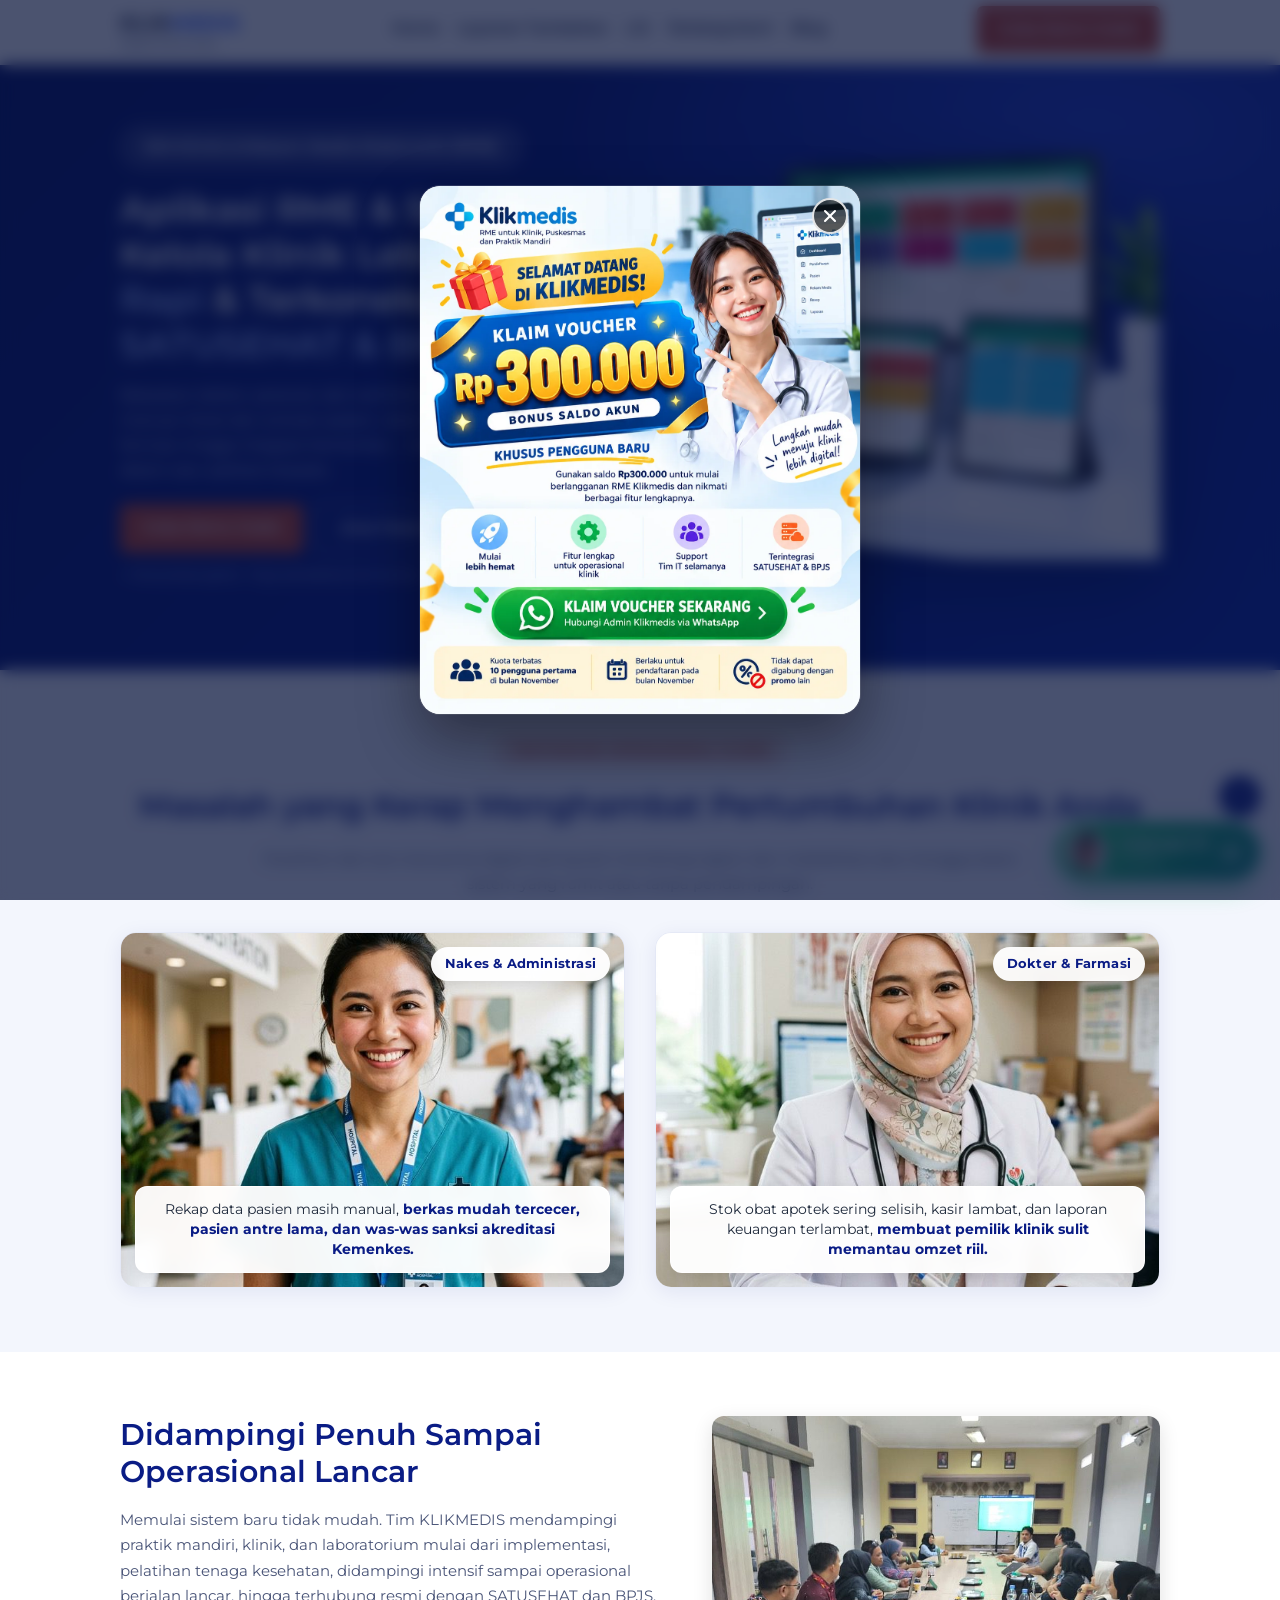
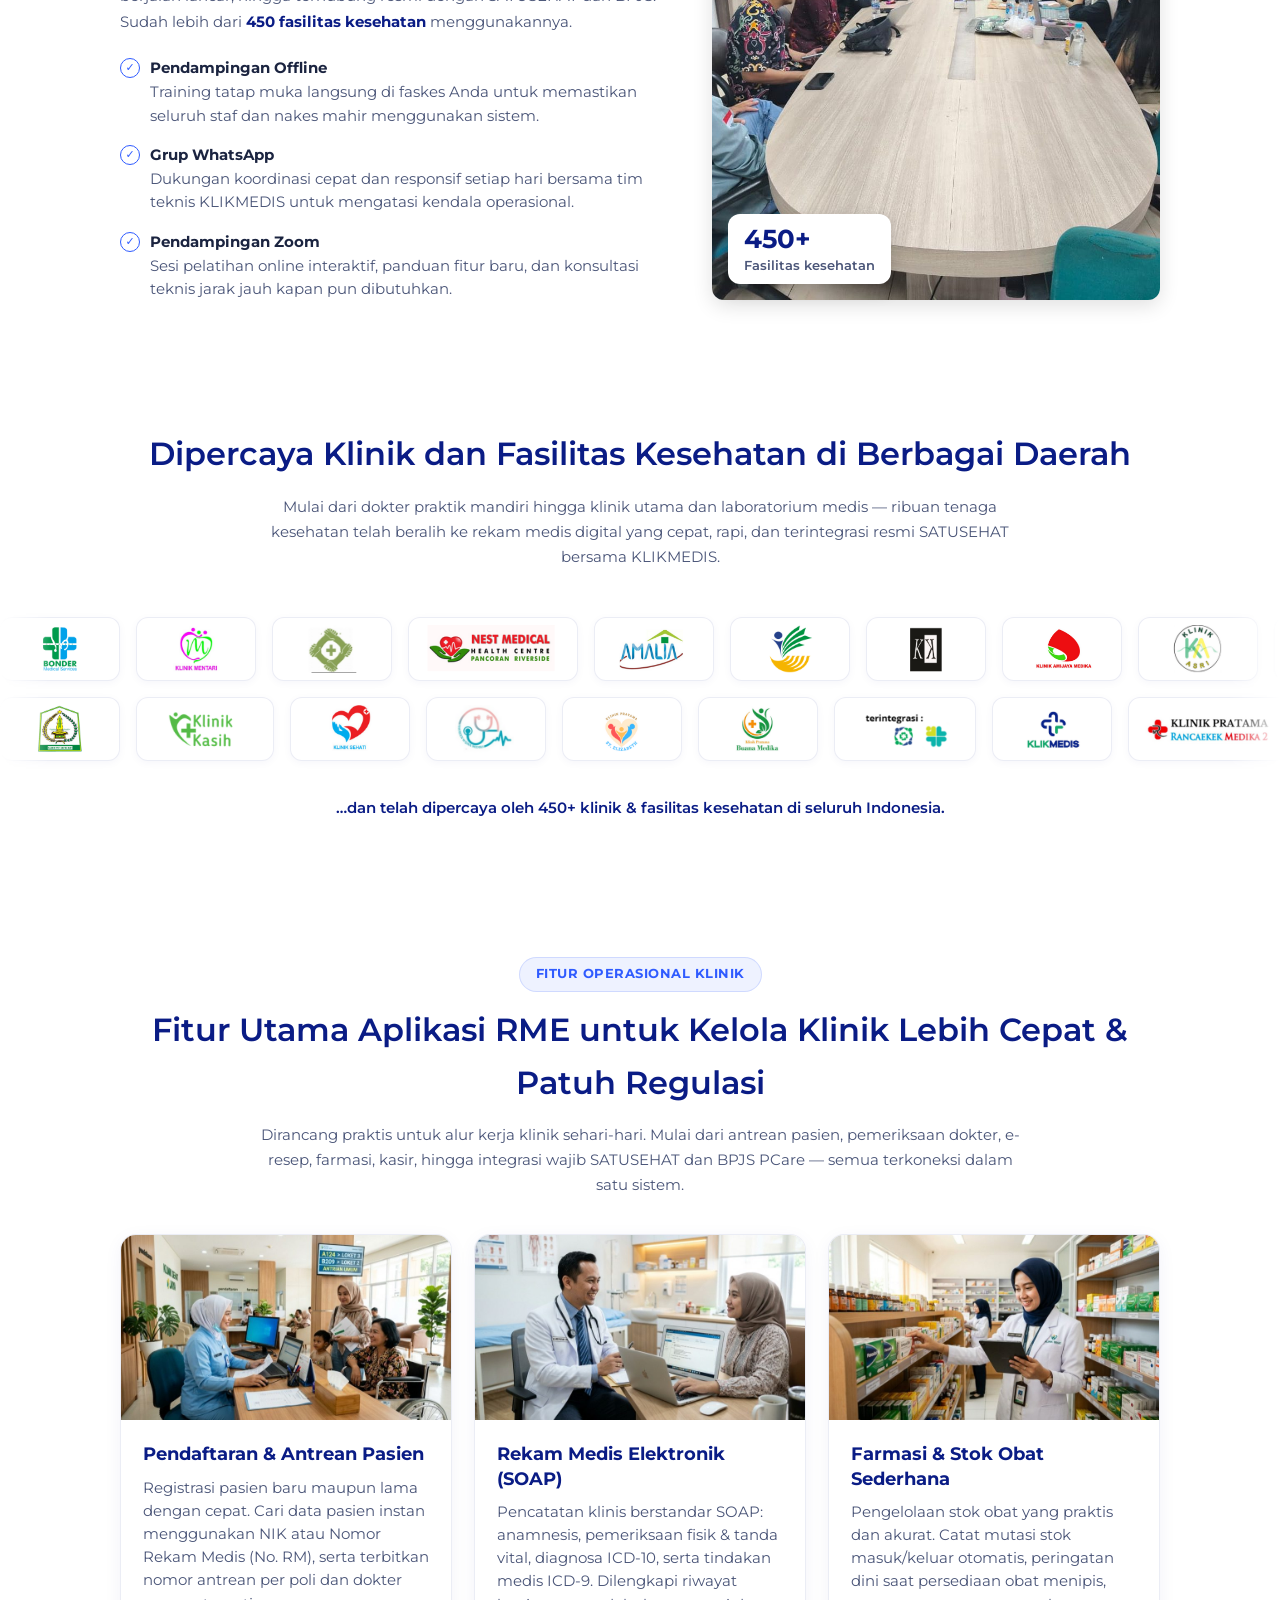
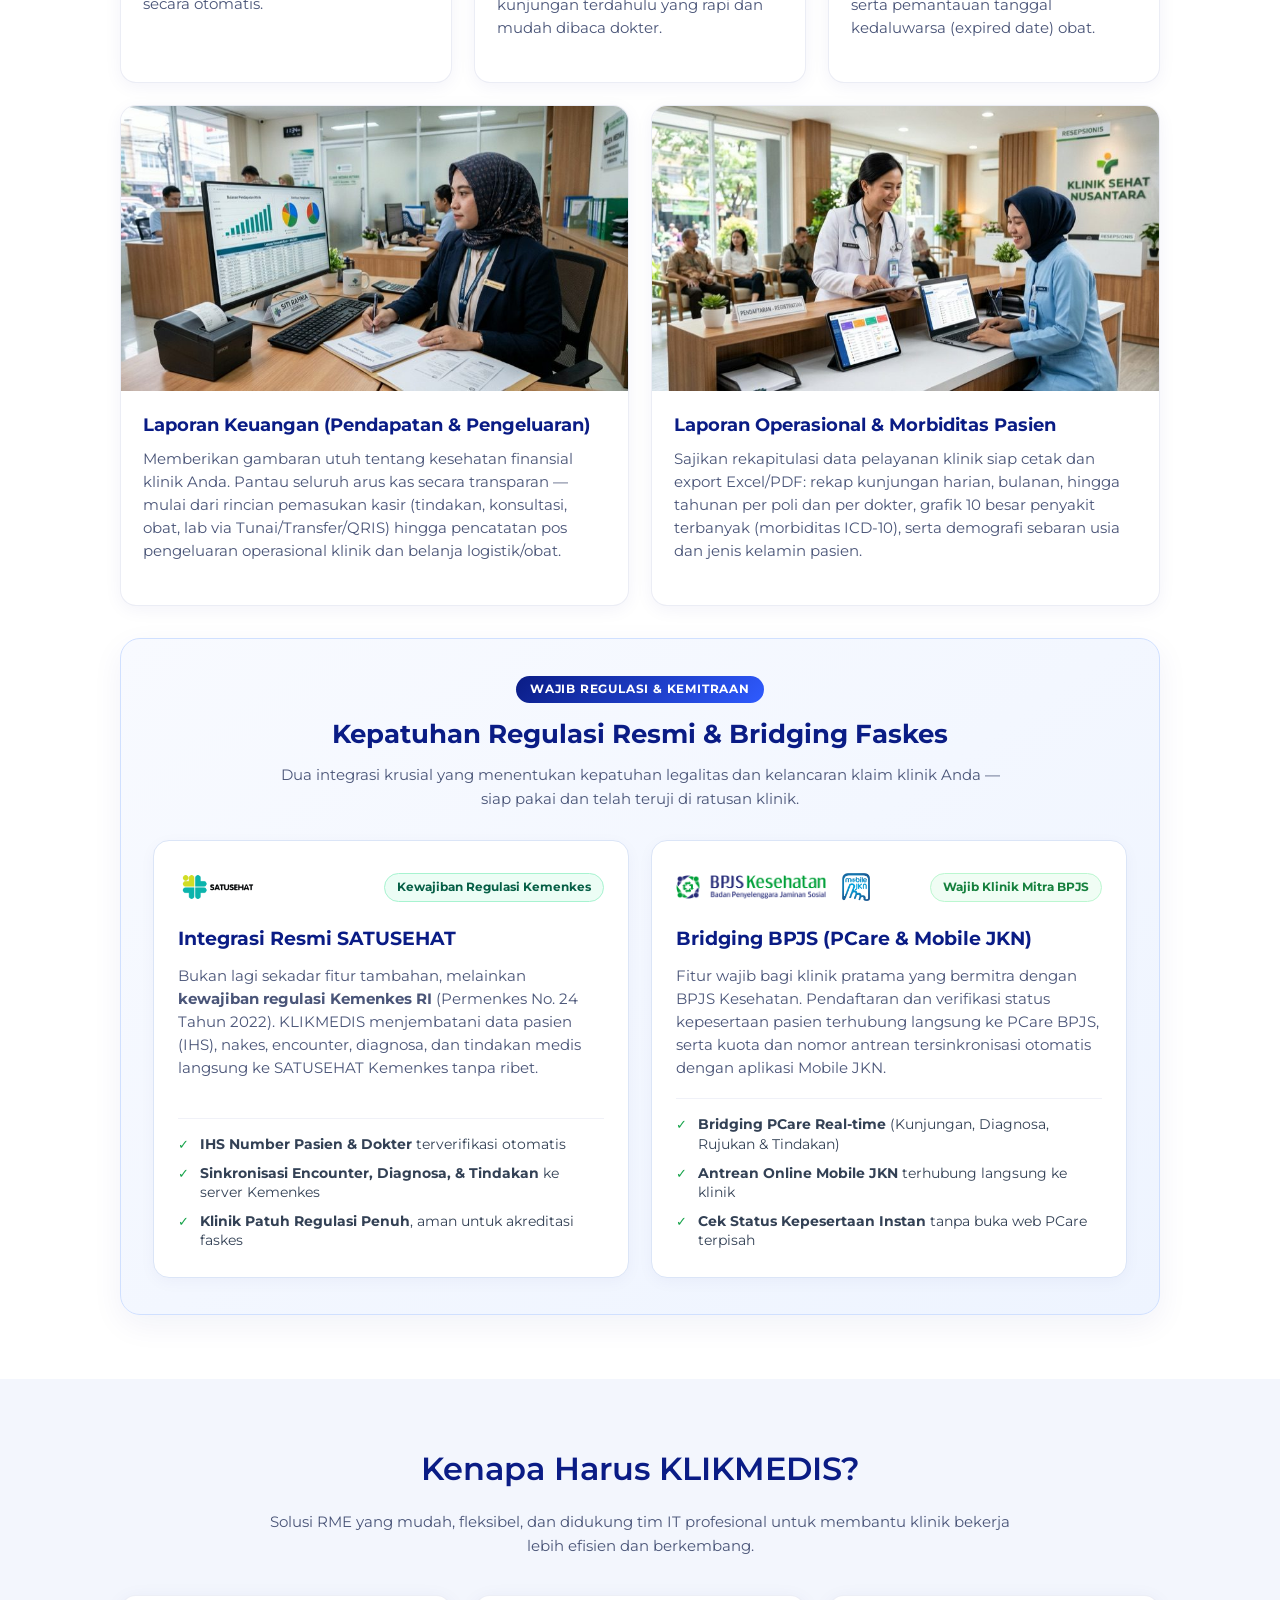
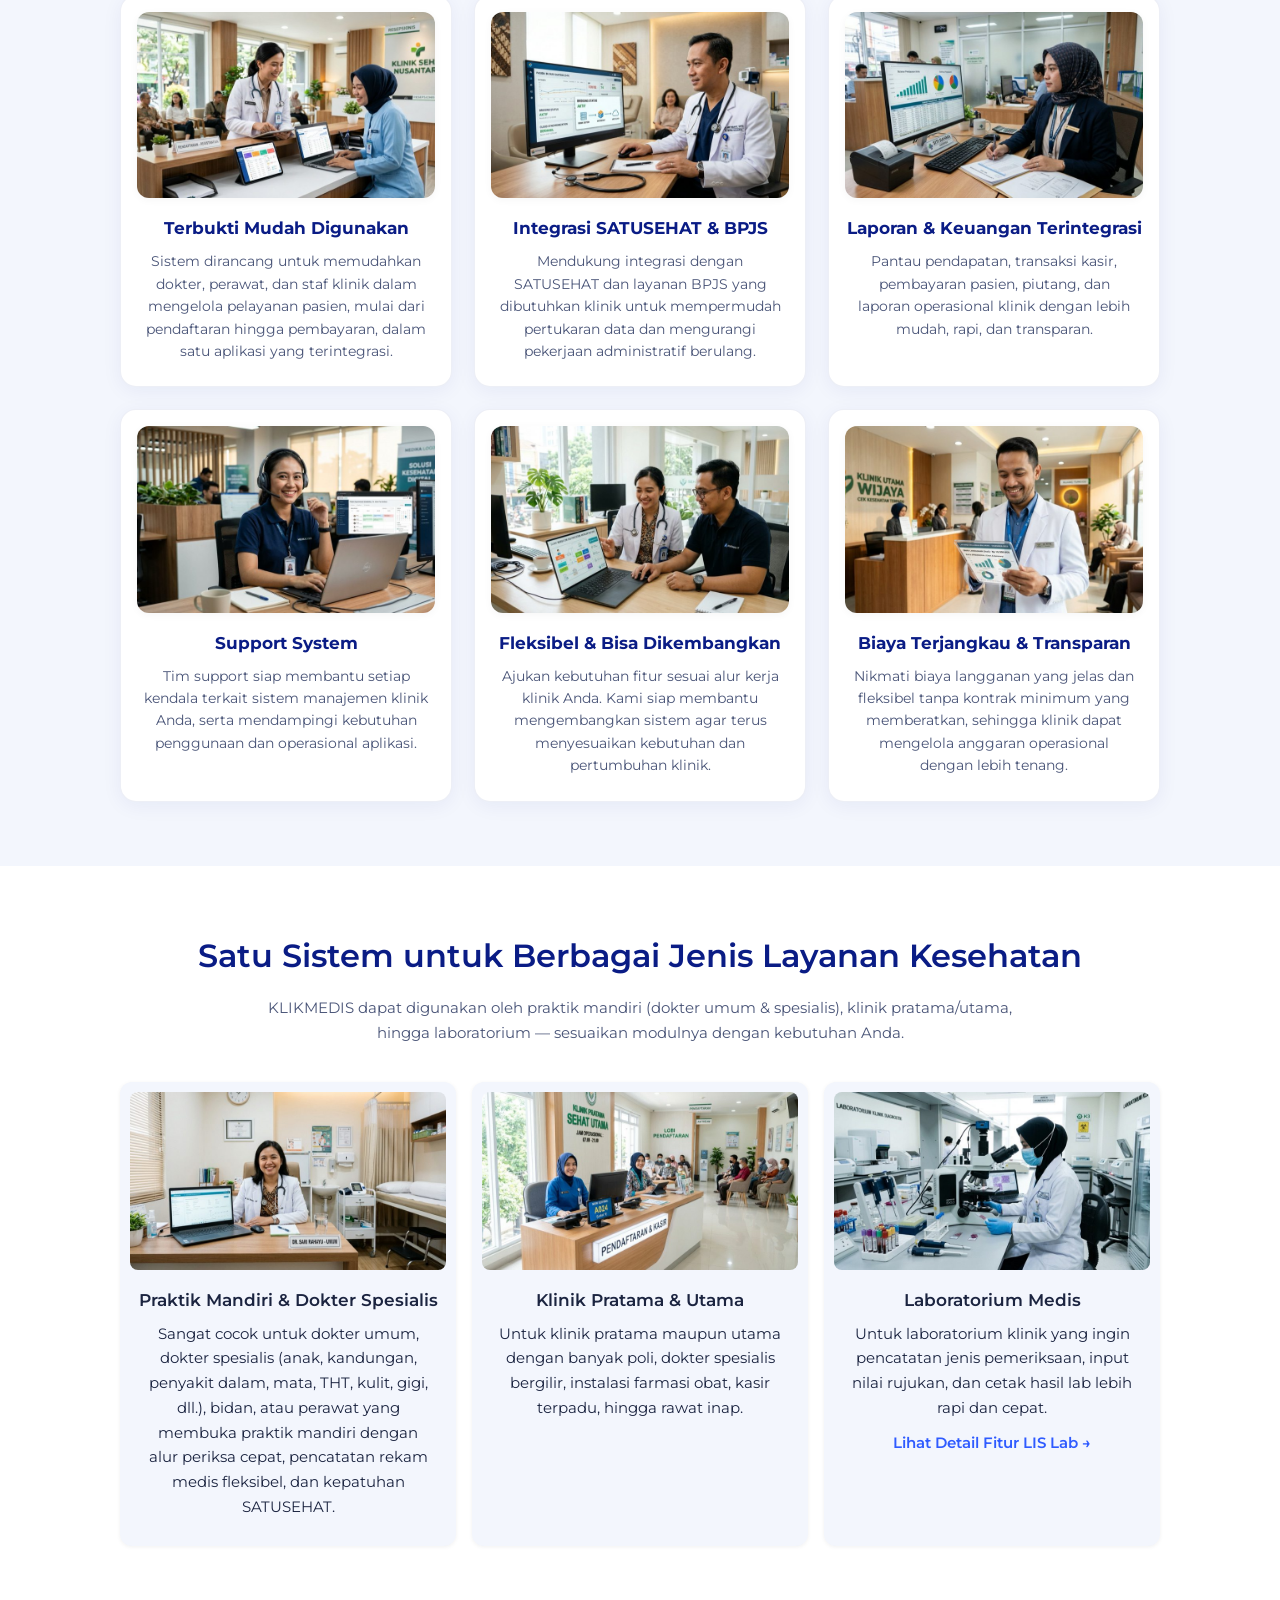
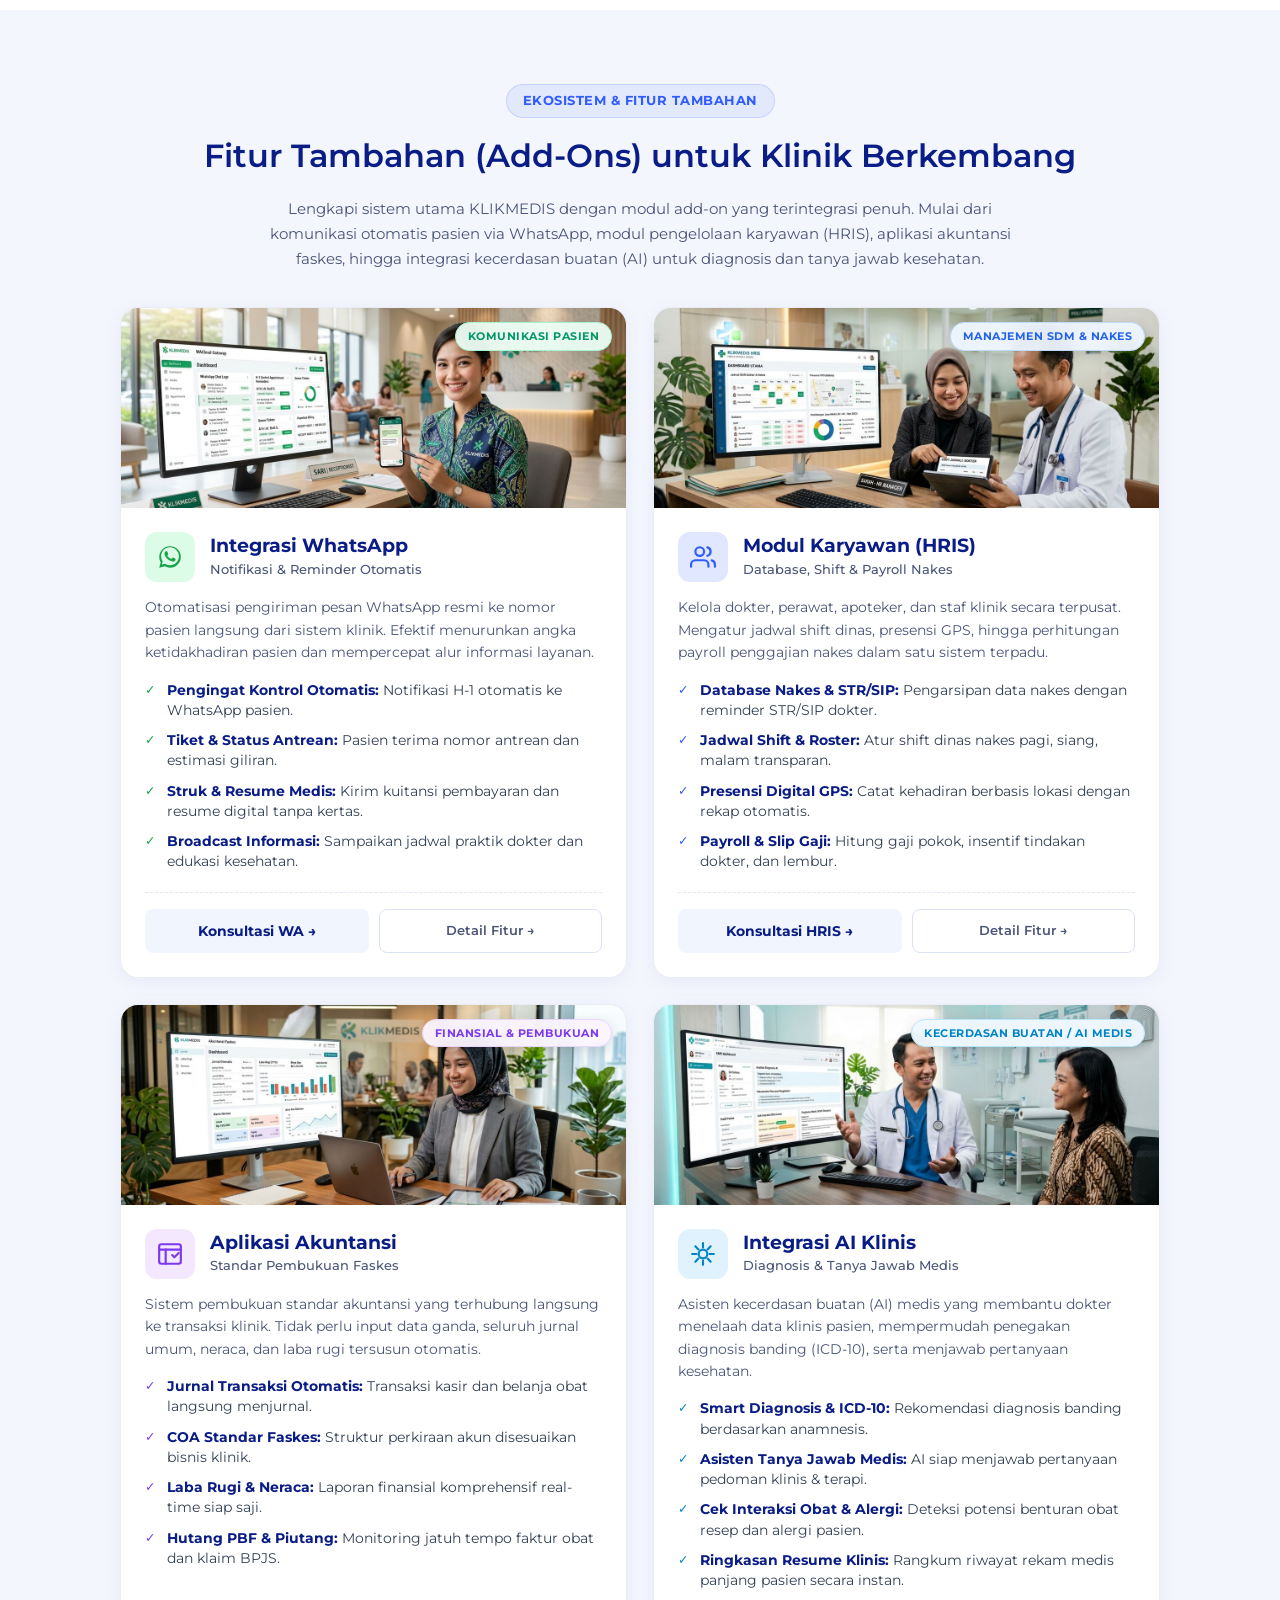
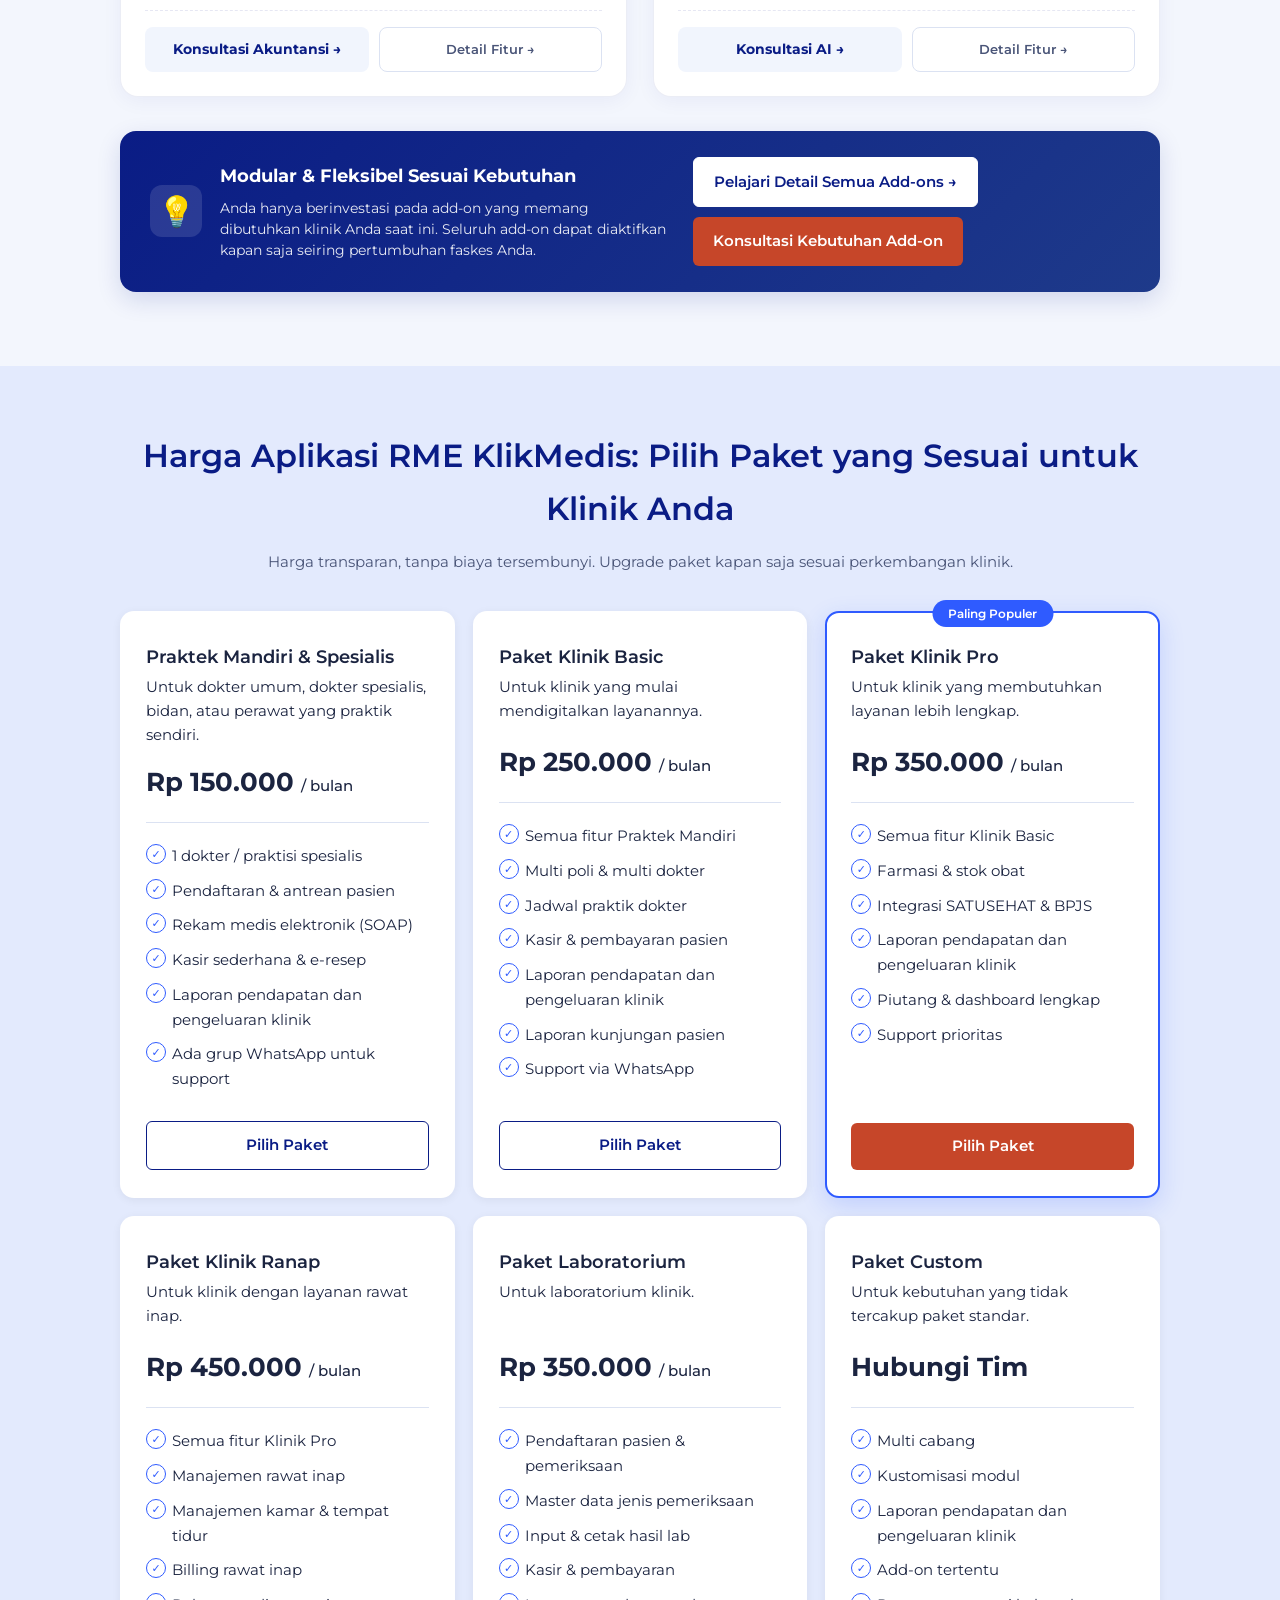
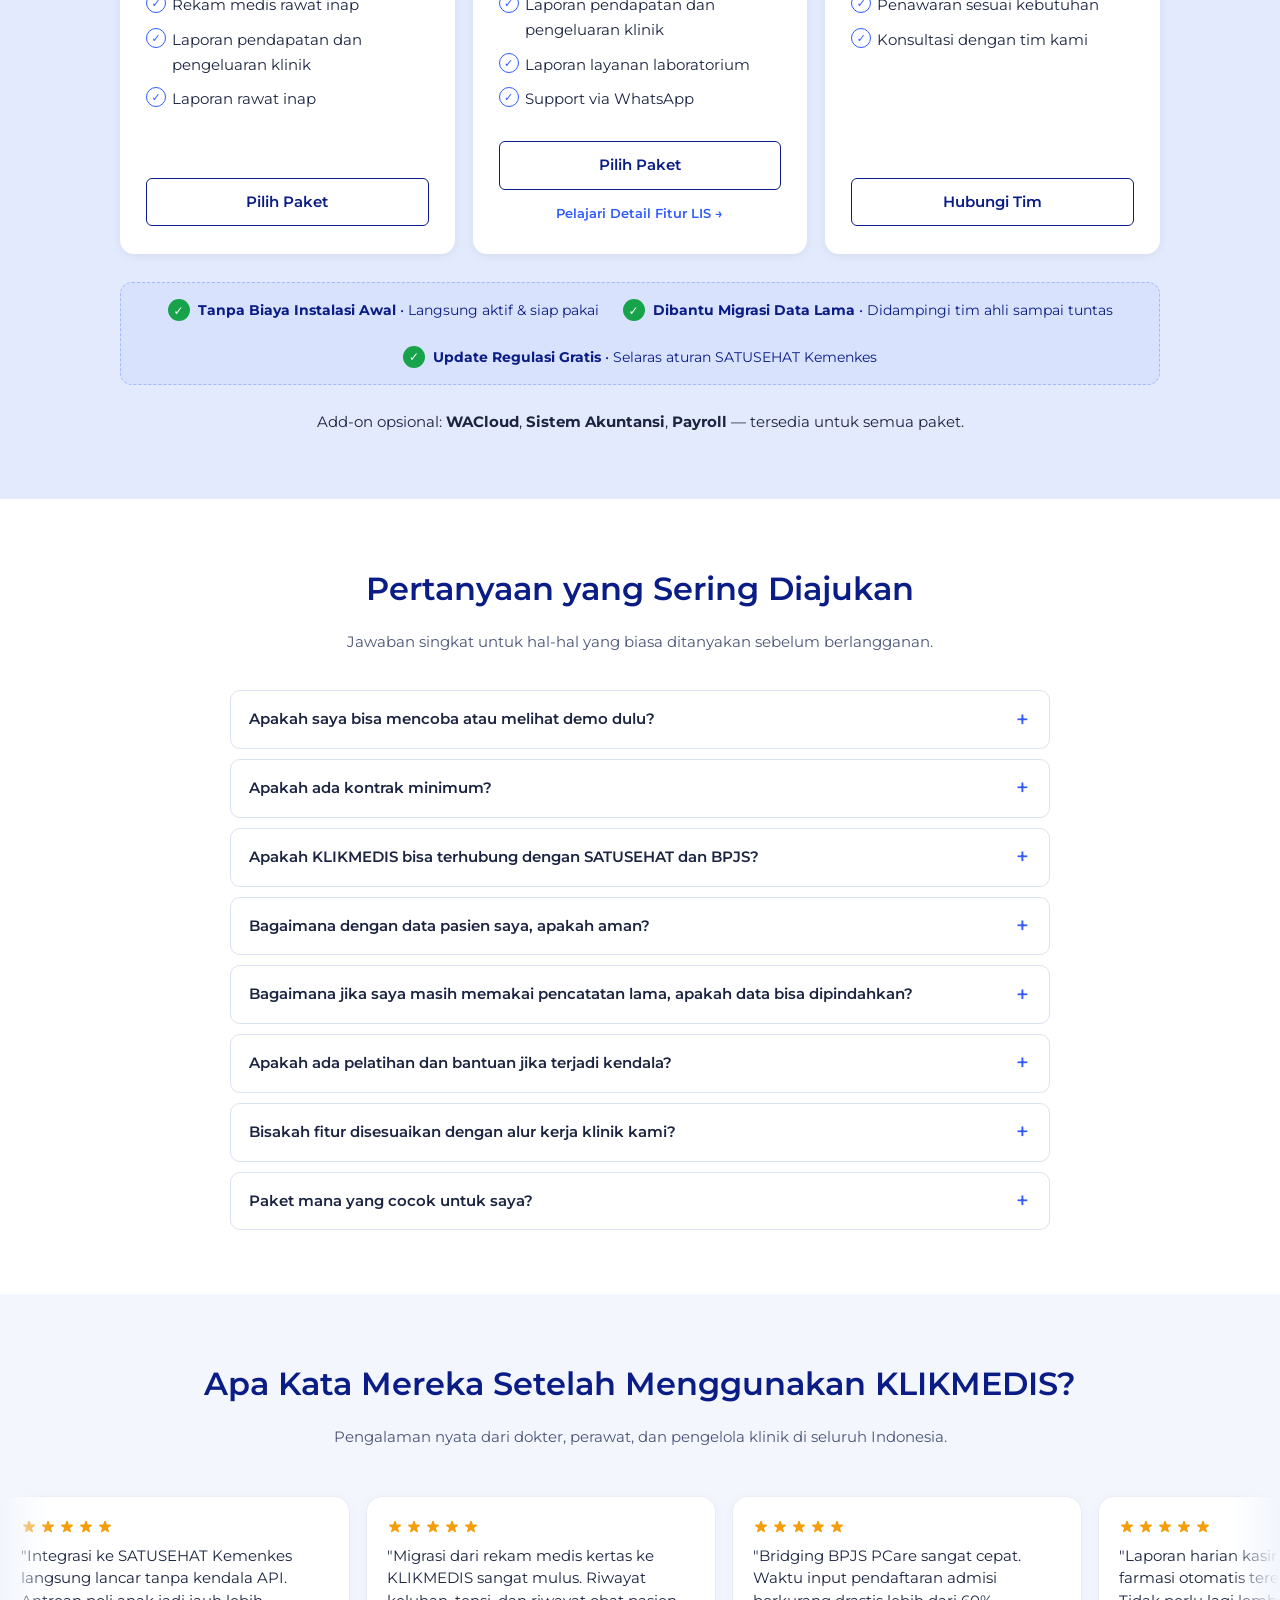
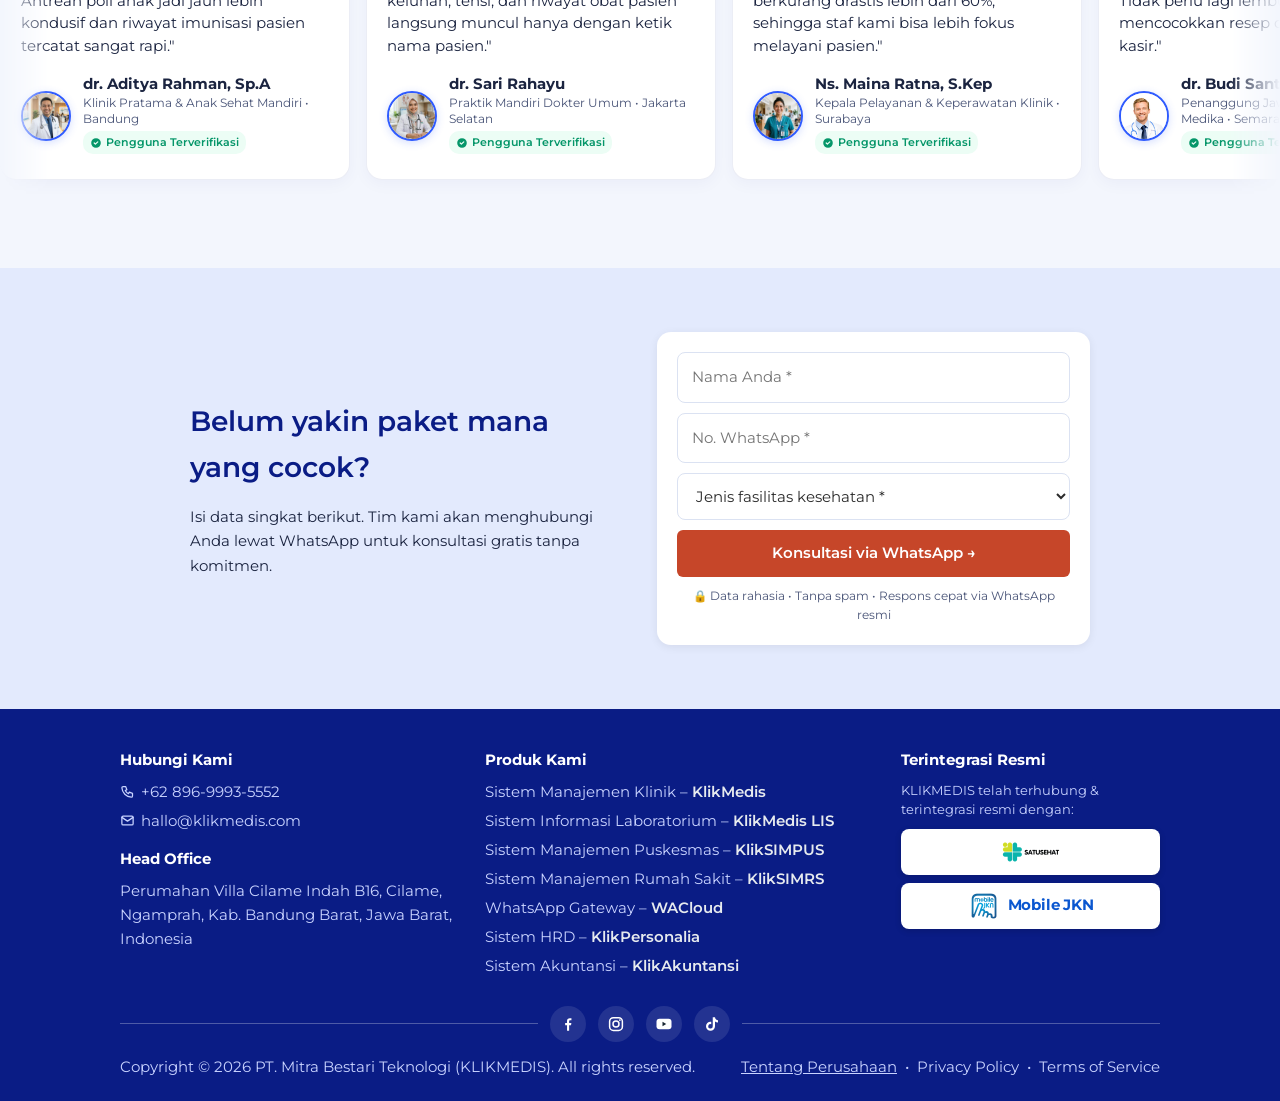
<file: index.html>
<!doctype html>
<html lang="id">

<head>
  <meta charset="utf-8" />
  <meta name="viewport" content="width=device-width, initial-scale=1, viewport-fit=cover" />
  <title>KLIKMEDIS – Aplikasi RME &amp; EMR SIM Klinik Terbaik di Indonesia</title>
  <meta name="title" content="KLIKMEDIS – Aplikasi RME &amp; EMR SIM Klinik Terbaik di Indonesia" />
  <meta name="description"
    content="Aplikasi RME &amp; SIM Klinik KlikMedis: rekam medis elektronik terintegrasi SATUSEHAT &amp; BPJS untuk klinik &amp; dokter mandiri. Mulai Rp150.000/bln." />
  <meta name="keywords"
    content="Aplikasi RME, EMR Indonesia, Electronic Medical Records, aplikasi klinik, SIM Klinik, rekam medis elektronik, SATUSEHAT, BPJS Kesehatan, software klinik, praktek mandiri dokter" />
  <meta name="author" content="KLIKMEDIS" />
  <meta name="robots" content="index, follow" />
  <meta name="language" content="Indonesian" />
  <meta name="revisit-after" content="7 days" />
  <meta name="theme-color" content="#0a1c85" />
  <meta name="geo.region" content="ID-JB" />
  <meta name="geo.placename" content="Kabupaten Bandung Barat" />
  <meta name="geo.position" content="-6.8526;107.5135" />
  <meta name="ICBM" content="-6.8526, 107.5135" />

  <!-- Open Graph / Facebook / WhatsApp -->
  <meta property="og:type" content="website" />
  <meta property="og:locale" content="id_ID" />
  <meta property="og:site_name" content="KLIKMEDIS" />
  <meta property="og:url" content="https://klikmedis.com/" />
  <meta property="og:title" content="KLIKMEDIS – Aplikasi RME &amp; EMR SIM Klinik Terbaik di Indonesia" />
  <meta property="og:description"
    content="Kelola klinik lebih cepat dan rapi. Aplikasi RME &amp; SIM Klinik terhubung SATUSEHAT &amp; BPJS, mulai Rp 150.000/bulan." />
  <meta property="og:image"
    content="https://klikmedis.com/assets/images/SIM%20Klinik%20%26%20Rekam%20Medis%20Elektronik%20(1).png" />
  <meta property="og:image:width" content="1200" />
  <meta property="og:image:height" content="630" />
  <meta property="og:image:alt" content="KLIKMEDIS – Aplikasi RME &amp; SIM Klinik Terbaik di Indonesia" />

  <!-- Twitter Card -->
  <meta name="twitter:card" content="summary_large_image" />
  <meta name="twitter:url" content="https://klikmedis.com/" />
  <meta name="twitter:title" content="KLIKMEDIS – Aplikasi RME &amp; EMR SIM Klinik Terbaik di Indonesia" />
  <meta name="twitter:description"
    content="Kelola klinik lebih cepat dan rapi. Aplikasi RME &amp; SIM Klinik terhubung SATUSEHAT &amp; BPJS, mulai Rp 150.000/bulan." />
  <meta name="twitter:image"
    content="https://klikmedis.com/assets/images/SIM%20Klinik%20%26%20Rekam%20Medis%20Elektronik%20(1).png" />

  <!-- Canonical & Favicon -->
  <link rel="canonical" href="https://klikmedis.com/" />
  <link rel="icon" type="image/x-icon" href="https://klikmedis.com/favicon_io/favicon.ico" />
  <link rel="shortcut icon" type="image/x-icon" href="https://klikmedis.com/favicon_io/favicon.ico" />
  <link rel="apple-touch-icon" href="https://app.kliksimpus.com/Primary-Logo-1.png" />

  <script type="application/ld+json">
      {
        "@context": "https://schema.org",
        "@graph": [
          {
            "@type": "Organization",
            "name": "KLIKMEDIS",
            "url": "https://klikmedis.com",
            "logo": "https://app.kliksimpus.com/Primary-Logo-1.png",
            "email": "hallo@klikmedis.com",
            "telephone": "+6289699935552",
            "sameAs": [
              "https://www.instagram.com/klikmedis/",
              "https://www.facebook.com/RMEklikmedis/",
              "https://www.youtube.com/@Klikmedis-AplikasiKlinikDanPra",
              "https://www.tiktok.com/@klikmedis.id"
            ],
            "address": {
              "@type": "PostalAddress",
              "streetAddress": "Perumahan Villa Cilame Indah B16, Cilame, Ngamprah",
              "addressRegion": "Jawa Barat",
              "addressLocality": "Kabupaten Bandung Barat",
              "addressCountry": "ID"
            }
          },
          {
            "@type": "SoftwareApplication",
            "name": "KLIKMEDIS",
            "applicationCategory": "HealthApplication",
            "operatingSystem": "Web",
            "description": "Aplikasi rekam medis elektronik (RME) dan SIM Klinik berbasis cloud untuk praktek mandiri, klinik, dan laboratorium terhubung SATUSEHAT dan BPJS.",
            "featureList": [
              "Rekam Medis Elektronik (RME / EMR)",
              "Integrasi SATUSEHAT Kemenkes",
              "Integrasi BPJS PCare & Mobile JKN",
              "Pendaftaran & Antrean Pasien",
              "Kasir, Billing, & Laporan Keuangan",
              "Manajemen Farmasi & Stok Obat",
              "Pemeriksaan Laboratorium & Rawat Inap"
            ],
            "offers": [
              {
                "@type": "Offer",
                "name": "Praktek Mandiri",
                "price": "150000",
                "priceCurrency": "IDR",
                "description": "Per bulan"
              },
              {
                "@type": "Offer",
                "name": "Paket Klinik Basic",
                "price": "250000",
                "priceCurrency": "IDR",
                "description": "Per bulan"
              },
              {
                "@type": "Offer",
                "name": "Paket Klinik Pro",
                "price": "350000",
                "priceCurrency": "IDR",
                "description": "Per bulan"
              },
              {
                "@type": "Offer",
                "name": "Paket Klinik Ranap",
                "price": "450000",
                "priceCurrency": "IDR",
                "description": "Per bulan"
              },
              {
                "@type": "Offer",
                "name": "Paket Laboratorium",
                "price": "350000",
                "priceCurrency": "IDR",
                "description": "Per bulan"
              }
            ]
          }
        ]
      }
    </script>
  <script type="application/ld+json">
      {
        "@context": "https://schema.org",
        "@type": "FAQPage",
        "mainEntity": [
          {
            "@type": "Question",
            "name": "Apakah saya bisa mencoba atau melihat demo dulu?",
            "acceptedAnswer": {
              "@type": "Answer",
              "text": "Bisa. Anda bisa menjadwalkan demo dan konsultasi gratis tanpa komitmen. Tim kami akan menunjukkan fitur yang sesuai dengan kebutuhan fasilitas kesehatan Anda."
            }
          },
          {
            "@type": "Question",
            "name": "Apakah ada kontrak minimum?",
            "acceptedAnswer": {
              "@type": "Answer",
              "text": "Biaya langganan dibuat jelas dan fleksibel, tanpa kontrak minimum yang memberatkan, sehingga anggaran operasional klinik tetap terkendali."
            }
          },
          {
            "@type": "Question",
            "name": "Apakah KLIKMEDIS bisa terhubung dengan SATUSEHAT dan BPJS?",
            "acceptedAnswer": {
              "@type": "Answer",
              "text": "Ya. KLIKMEDIS mendukung integrasi dengan SATUSEHAT dan layanan BPJS yang dibutuhkan klinik, untuk mempermudah pertukaran data dan mengurangi pekerjaan administratif berulang."
            }
          },
          {
            "@type": "Question",
            "name": "Bagaimana dengan data pasien saya, apakah aman?",
            "acceptedAnswer": {
              "@type": "Answer",
              "text": "Sangat aman. KLIKMEDIS menerapkan infrastruktur server cloud berstandar keamanan tinggi dengan enkripsi data SSL 256-bit, backup data otomatis setiap hari, serta hak akses staf bertingkat (role-based access) sesuai standar kepatuhan kerahasiaan rekam medis Kemenkes RI dan UU Perlindungan Data Pribadi (UU PDP)."
            }
          },
          {
            "@type": "Question",
            "name": "Bagaimana jika saya masih memakai pencatatan lama, apakah data bisa dipindahkan?",
            "acceptedAnswer": {
              "@type": "Answer",
              "text": "Konsultasikan kondisi data Anda dengan tim kami. Kami bantu menyesuaikan proses perpindahan data dari pencatatan yang sedang dipakai."
            }
          },
          {
            "@type": "Question",
            "name": "Apakah ada pelatihan dan bantuan jika terjadi kendala?",
            "acceptedAnswer": {
              "@type": "Answer",
              "text": "Ada. Tim support siap membantu setiap kendala terkait sistem, serta mendampingi kebutuhan penggunaan dan operasional aplikasi."
            }
          },
          {
            "@type": "Question",
            "name": "Bisakah fitur disesuaikan dengan alur kerja klinik kami?",
            "acceptedAnswer": {
              "@type": "Answer",
              "text": "Bisa. Ajukan kebutuhan fitur sesuai alur kerja klinik Anda, dan kami siap membantu mengembangkan sistem agar terus menyesuaikan pertumbuhan klinik."
            }
          },
          {
            "@type": "Question",
            "name": "Paket mana yang cocok untuk saya?",
            "acceptedAnswer": {
              "@type": "Answer",
              "text": "Praktek Mandiri untuk dokter umum, dokter spesialis, bidan, atau perawat yang praktik sendiri. Paket Klinik (Basic, Pro, Ranap) untuk klinik sesuai kebutuhan layanannya, dan Paket Laboratorium untuk laboratorium. Masih ragu? Tanyakan lewat konsultasi gratis."
            }
          }
        ]
      }
    </script>
  <!-- PELACAKAN: tempel snippet GA4 / Google Tag Manager dan Meta Pixel di sini. Event klik WhatsApp & form sudah dikirim lewat dataLayer / gtag / fbq. -->
  <script>
    window.dataLayer = window.dataLayer || [];
  </script>
  <link rel="preconnect" href="https://fonts.googleapis.com" />
  <link href="https://fonts.googleapis.com/css2?family=Montserrat:wght@400;500;600;700&display=swap" rel="stylesheet" />
  <link rel="stylesheet" href="assets/css/style.css" />
</head>

<body>
  <header>
    <div class="w">
      <div class="nav">
        <a class="logo" href="#home" aria-label="KLIKMEDIS"><img class="limg"
            src="https://app.kliksimpus.com/Primary-Logo-1.png" alt="KLIKMEDIS" onerror="
                this.parentNode.classList.add('nolg');
                this.remove();
              " /><span class="ltx">KLIK<b>MEDIS</b><small>Digital Klinik Anda</small></span></a>
        <ul id="navMenu">
          <li><a href="#home">Home</a></li>
          <li><a href="addons.html">Layanan Tambahan</a></li>
          <li><a href="laboratorium.html">LIS</a></li>
          <li><a href="tentang-kami.html">Tentang Kami</a></li>
          <li><a href="https://klikmedis.com/blog/" target="_blank" rel="noopener">Blog</a></li>
        </ul>
        <div class="nav-right">
          <a class="btn nav-cta" href="#kontak"
            data-msg="Halo KLIKMEDIS, saya ingin konsultasi gratis dan coba demo aplikasi.">Coba Demo Gratis</a>
          <button class="nav-toggle" id="navToggle" aria-label="Buka Menu Navigasi" aria-expanded="false" type="button">
            <span class="bar"></span>
            <span class="bar"></span>
            <span class="bar"></span>
          </button>
        </div>
      </div>
    </div>
  </header>

  <main id="home">
    <div class="hero" id="heroS" role="region" aria-roledescription="carousel" aria-label="Sorotan KLIKMEDIS">
      <div class="slides" id="slides">
        <div class="slide" role="group" aria-roledescription="slide" aria-label="1 dari 3">
          <div class="w">
            <div>
              <span class="pill">SIM Klinik &amp; Rekam Medis Elektronik (RME)</span>
              <h1>
                Aplikasi RME &amp; SIM Klinik: Kelola Klinik Lebih <em>Cepat, Rapi</em> &amp; Terkoneksi Resmi
                <em>SATUSEHAT &amp; BPJS</em>
              </h1>
              <p>
                Bebaskan dokter, perawat, dan staf klinik dari tumpukan berkas manual. Mulai dari antrean pasien, rekam
                medis SOAP, kasir, farmasi, hingga integrasi Kemenkes — terhubung otomatis dalam satu aplikasi terpadu.
              </p>
              <div class="hcta">
                <a class="btn" href="#kontak"
                  data-msg="Halo KLIKMEDIS, saya ingin coba demo gratis dan konsultasi sistem klinik.">Coba Demo
                  Gratis</a>
                <a class="btn o" href="#harga">Lihat Paket &amp; Harga</a>
              </div>
              <small class="hnote">✓ Konsultasi gratis &bull; Siap akreditasi Kemenkes &bull; Didampingi sampai
                lancar</small>
            </div>
            <div class="mock">
              <picture>
                <source srcset="assets/images/sim-klinik-hero.webp" type="image/webp" />
                <img alt="Tampilan aplikasi KLIKMEDIS SIM Klinik dan Rekam Medis Elektronik"
                  src="assets/images/sim-klinik-hero.png" width="1100" height="892" fetchpriority="high"
                  decoding="async" />
              </picture>
            </div>
          </div>
        </div>
        <div class="slide" role="group" aria-roledescription="slide" aria-label="2 dari 3">
          <div class="w">
            <div>
              <span class="pill">Terintegrasi Layanan Resmi</span>
              <h2 class="hh">Terhubung dengan <em>SATUSEHAT</em>, <em>BPJS</em>, dan <em>Mobile JKN</em></h2>
              <p>
                Pertukaran data lebih mudah dan pekerjaan administrasi berulang berkurang. Butuh WhatsApp, akuntansi,
                atau payroll? Tersedia sebagai add-on.
              </p>
              <div class="hcta">
                <a class="btn" href="#kontak"
                  data-msg="Halo KLIKMEDIS, saya ingin konsultasi soal integrasi SATUSEHAT dan BPJS.">Konsultasi
                  Integrasi</a><a class="btn o" href="#harga">Lihat Paket &amp; Harga</a>
              </div>
            </div>
            <div class="mock">
              <picture>
                <source srcset="assets/images/integrasi-satusehat-bpjs.webp" type="image/webp" />
                <img alt="Integrasi Resmi KLIKMEDIS dengan SATUSEHAT Kemenkes, BPJS Kesehatan, dan Mobile JKN"
                  src="assets/images/integrasi-satusehat-bpjs.png" width="1100" height="821" loading="lazy"
                  decoding="async" />
              </picture>
            </div>
          </div>
        </div>
        <div class="slide" role="group" aria-roledescription="slide" aria-label="3 dari 3">
          <div class="w">
            <div>
              <span class="pill">Untuk Semua Jenis Layanan</span>
              <h2 class="hh">
                Aplikasi Rekam Medis Elektronik: Satu Sistem untuk <em>Praktek Mandiri &amp; Spesialis</em>,
                <em>Klinik</em>, dan <em>Laboratorium</em>
              </h2>
              <p>
                Pilih paket yang sesuai dengan skala layanan Anda. Harga jelas dan tanpa kontrak minimum yang
                memberatkan.
              </p>
              <div class="hcta">
                <a class="btn" href="#harga">Lihat Paket &amp; Harga</a><a class="btn o" href="#kontak"
                  data-msg="Halo KLIKMEDIS, saya ingin tahu paket yang cocok untuk fasilitas saya.">Tanya Paket</a>
              </div>
            </div>
            <div class="mock">
              <picture>
                <source srcset="assets/images/faskes-ecosystem-slide.webp" type="image/webp" />
                <img
                  alt="Aplikasi Rekam Medis Elektronik: Satu Sistem untuk Praktek Mandiri, Spesialis, Klinik, dan Laboratorium"
                  src="assets/images/faskes-ecosystem-slide.png" width="1100" height="821" loading="lazy"
                  decoding="async" />
              </picture>
            </div>
          </div>
        </div>
      </div>
      <div class="hdots" id="hdots"></div>
    </div>

    <!-- SECTION MASALAH YANG SERING DIALAMI KLINIK -->
    <section class="pe" id="masalah">
      <div class="w">
        <div class="sec-badge"
          style="background: rgba(198, 70, 41, 0.12); color: #c64629; border: 1px solid rgba(198, 70, 41, 0.25);">
          Tantangan Operasional Klinik</div>
        <h2>Masalah yang Kerap Menghambat Pertumbuhan Klinik Anda</h2>
        <p class="sub">
          Peralihan dari era manual ke digital sering kali membingungkan dan melelahkan jika menggunakan sistem yang
          rumit atau tanpa pendampingan.
        </p>
        <div class="two">
          <figure class="pf">
            <span class="pf-badge">Nakes &amp; Administrasi</span>
            <img loading="lazy" alt="Tenaga Kesehatan mengelola berkas manual" src="assets/images/masalah-nakes.jpg" />
            <figcaption>
              <span>Rekap data pasien masih manual, <b>berkas mudah tercecer, pasien antre lama, dan was-was sanksi
                  akreditasi Kemenkes.</b></span>
            </figcaption>
          </figure>
          <figure class="pf">
            <span class="pf-badge">Dokter &amp; Farmasi</span>
            <img loading="lazy" alt="Dokter dan staf mengelola stok obat dan laporan"
              src="assets/images/masalah-dokter.jpg" />
            <figcaption>
              <span>Stok obat apotek sering selisih, kasir lambat, dan laporan keuangan terlambat, <b>membuat pemilik
                  klinik sulit memantau omzet riil.</b></span>
            </figcaption>
          </figure>
        </div>
      </div>
    </section>

    <section id="pengalaman">
      <div class="w row">
        <div>
          <h2>Didampingi Penuh Sampai Operasional Lancar</h2>
          <p>
            Memulai sistem baru tidak mudah. Tim KLIKMEDIS mendampingi praktik mandiri, klinik, dan laboratorium mulai
            dari
            implementasi, pelatihan tenaga kesehatan, didampingi intensif sampai operasional berjalan lancar,
            hingga terhubung resmi dengan SATUSEHAT dan BPJS. Sudah lebih dari
            <strong>450 fasilitas kesehatan</strong> menggunakannya.
          </p>
          <div class="xp">
            <div>
              <b>Pendampingan Offline</b><span>Training tatap muka langsung di faskes Anda untuk memastikan seluruh staf
                dan nakes mahir menggunakan sistem.</span>
            </div>
            <div>
              <b>Grup WhatsApp</b><span>Dukungan koordinasi cepat dan responsif setiap hari bersama tim teknis KLIKMEDIS
                untuk mengatasi kendala operasional.</span>
            </div>
            <div>
              <b>Pendampingan Zoom</b><span>Sesi pelatihan online interaktif, panduan fitur baru, dan konsultasi teknis
                jarak jauh kapan pun dibutuhkan.</span>
            </div>
          </div>
        </div>
        <div class="tw">
          <img class="teamimg" alt="Pelatihan dan pendampingan implementasi sistem KLIKMEDIS di fasilitas kesehatan"
            src="assets/images/tim-klikmedis.jpg" />
          <div class="stat"><b>450+</b><span>Fasilitas kesehatan</span></div>
        </div>
      </div>
    </section>

    <section id="tentang">
      <div class="w">
        <h2>Dipercaya Klinik dan Fasilitas Kesehatan di Berbagai Daerah</h2>
        <p class="sub">
          Mulai dari dokter praktik mandiri hingga klinik utama dan laboratorium medis — ribuan tenaga kesehatan telah
          beralih ke rekam medis digital yang cepat, rapi, dan terintegrasi resmi SATUSEHAT bersama KLIKMEDIS.
        </p>
      </div>
      <div class="logos-container" role="region" aria-label="Logo Klinik Partner KLIKMEDIS">
        <div class="logos-slide logos-slide-1">
          <div class="logo-item"><img src="assets/images/logos/klinik-logo-01.png" alt="Logo Klinik Partner KLIKMEDIS"
              loading="lazy" /></div>
          <div class="logo-item"><img src="assets/images/logos/klinik-logo-02.png" alt="Logo Klinik Partner KLIKMEDIS"
              loading="lazy" /></div>
          <div class="logo-item"><img src="assets/images/logos/klinik-logo-03.png" alt="Logo Klinik Partner KLIKMEDIS"
              loading="lazy" /></div>
          <div class="logo-item"><img src="assets/images/logos/klinik-logo-04.png" alt="Logo Klinik Partner KLIKMEDIS"
              loading="lazy" /></div>
          <div class="logo-item"><img src="assets/images/logos/klinik-logo-05.png" alt="Logo Klinik Partner KLIKMEDIS"
              loading="lazy" /></div>
          <div class="logo-item"><img src="assets/images/logos/klinik-logo-06.png" alt="Logo Klinik Partner KLIKMEDIS"
              loading="lazy" /></div>
          <div class="logo-item"><img src="assets/images/logos/klinik-logo-07.png" alt="Logo Klinik Partner KLIKMEDIS"
              loading="lazy" /></div>
          <div class="logo-item"><img src="assets/images/logos/klinik-logo-08.png" alt="Logo Klinik Partner KLIKMEDIS"
              loading="lazy" /></div>
          <div class="logo-item"><img src="assets/images/logos/klinik-logo-09.png" alt="Logo Klinik Partner KLIKMEDIS"
              loading="lazy" /></div>
          <div class="logo-item"><img src="assets/images/logos/klinik-logo-10.png" alt="Logo Klinik Partner KLIKMEDIS"
              loading="lazy" /></div>
          <div class="logo-item"><img src="assets/images/logos/klinik-logo-11.png" alt="Logo Klinik Partner KLIKMEDIS"
              loading="lazy" /></div>
          <div class="logo-item"><img src="assets/images/logos/klinik-logo-12.png" alt="Logo Klinik Partner KLIKMEDIS"
              loading="lazy" /></div>
          <div class="logo-item"><img src="assets/images/logos/klinik-logo-13.png" alt="Logo Klinik Partner KLIKMEDIS"
              loading="lazy" /></div>
          <div class="logo-item"><img src="assets/images/logos/klinik-logo-14.png" alt="Logo Klinik Partner KLIKMEDIS"
              loading="lazy" /></div>
          <div class="logo-item"><img src="assets/images/logos/klinik-logo-15.png" alt="Logo Klinik Partner KLIKMEDIS"
              loading="lazy" /></div>
          <div class="logo-item"><img src="assets/images/logos/klinik-logo-16.png" alt="Logo Klinik Partner KLIKMEDIS"
              loading="lazy" /></div>
          <div class="logo-item"><img src="assets/images/logos/klinik-logo-17.png" alt="Logo Klinik Partner KLIKMEDIS"
              loading="lazy" /></div>
          <div class="logo-item"><img src="assets/images/logos/klinik-logo-18.png" alt="Logo Klinik Partner KLIKMEDIS"
              loading="lazy" /></div>
          <div class="logo-item"><img src="assets/images/logos/klinik-logo-19.png" alt="Logo Klinik Partner KLIKMEDIS"
              loading="lazy" /></div>
          <div class="logo-item"><img src="assets/images/logos/klinik-logo-20.png" alt="Logo Klinik Partner KLIKMEDIS"
              loading="lazy" /></div>
          <div class="logo-item"><img src="assets/images/logos/klinik-logo-21.png" alt="Logo Klinik Partner KLIKMEDIS"
              loading="lazy" /></div>
          <div class="logo-item"><img src="assets/images/logos/klinik-logo-22.png" alt="Logo Klinik Partner KLIKMEDIS"
              loading="lazy" /></div>
          <div class="logo-item"><img src="assets/images/logos/klinik-logo-01.png" alt="Logo Klinik Partner KLIKMEDIS"
              loading="lazy" /></div>
          <div class="logo-item"><img src="assets/images/logos/klinik-logo-02.png" alt="Logo Klinik Partner KLIKMEDIS"
              loading="lazy" /></div>
          <div class="logo-item"><img src="assets/images/logos/klinik-logo-03.png" alt="Logo Klinik Partner KLIKMEDIS"
              loading="lazy" /></div>
          <div class="logo-item"><img src="assets/images/logos/klinik-logo-04.png" alt="Logo Klinik Partner KLIKMEDIS"
              loading="lazy" /></div>
          <div class="logo-item"><img src="assets/images/logos/klinik-logo-05.png" alt="Logo Klinik Partner KLIKMEDIS"
              loading="lazy" /></div>
          <div class="logo-item"><img src="assets/images/logos/klinik-logo-06.png" alt="Logo Klinik Partner KLIKMEDIS"
              loading="lazy" /></div>
          <div class="logo-item"><img src="assets/images/logos/klinik-logo-07.png" alt="Logo Klinik Partner KLIKMEDIS"
              loading="lazy" /></div>
          <div class="logo-item"><img src="assets/images/logos/klinik-logo-08.png" alt="Logo Klinik Partner KLIKMEDIS"
              loading="lazy" /></div>
          <div class="logo-item"><img src="assets/images/logos/klinik-logo-09.png" alt="Logo Klinik Partner KLIKMEDIS"
              loading="lazy" /></div>
          <div class="logo-item"><img src="assets/images/logos/klinik-logo-10.png" alt="Logo Klinik Partner KLIKMEDIS"
              loading="lazy" /></div>
          <div class="logo-item"><img src="assets/images/logos/klinik-logo-11.png" alt="Logo Klinik Partner KLIKMEDIS"
              loading="lazy" /></div>
          <div class="logo-item"><img src="assets/images/logos/klinik-logo-12.png" alt="Logo Klinik Partner KLIKMEDIS"
              loading="lazy" /></div>
          <div class="logo-item"><img src="assets/images/logos/klinik-logo-13.png" alt="Logo Klinik Partner KLIKMEDIS"
              loading="lazy" /></div>
          <div class="logo-item"><img src="assets/images/logos/klinik-logo-14.png" alt="Logo Klinik Partner KLIKMEDIS"
              loading="lazy" /></div>
          <div class="logo-item"><img src="assets/images/logos/klinik-logo-15.png" alt="Logo Klinik Partner KLIKMEDIS"
              loading="lazy" /></div>
          <div class="logo-item"><img src="assets/images/logos/klinik-logo-16.png" alt="Logo Klinik Partner KLIKMEDIS"
              loading="lazy" /></div>
          <div class="logo-item"><img src="assets/images/logos/klinik-logo-17.png" alt="Logo Klinik Partner KLIKMEDIS"
              loading="lazy" /></div>
          <div class="logo-item"><img src="assets/images/logos/klinik-logo-18.png" alt="Logo Klinik Partner KLIKMEDIS"
              loading="lazy" /></div>
          <div class="logo-item"><img src="assets/images/logos/klinik-logo-19.png" alt="Logo Klinik Partner KLIKMEDIS"
              loading="lazy" /></div>
          <div class="logo-item"><img src="assets/images/logos/klinik-logo-20.png" alt="Logo Klinik Partner KLIKMEDIS"
              loading="lazy" /></div>
          <div class="logo-item"><img src="assets/images/logos/klinik-logo-21.png" alt="Logo Klinik Partner KLIKMEDIS"
              loading="lazy" /></div>
          <div class="logo-item"><img src="assets/images/logos/klinik-logo-22.png" alt="Logo Klinik Partner KLIKMEDIS"
              loading="lazy" /></div>
        </div>
        <div class="logos-slide logos-slide-2">
          <div class="logo-item"><img src="assets/images/logos/klinik-logo-23.png" alt="Logo Klinik Partner KLIKMEDIS"
              loading="lazy" /></div>
          <div class="logo-item"><img src="assets/images/logos/klinik-logo-24.png" alt="Logo Klinik Partner KLIKMEDIS"
              loading="lazy" /></div>
          <div class="logo-item"><img src="assets/images/logos/klinik-logo-25.png" alt="Logo Klinik Partner KLIKMEDIS"
              loading="lazy" /></div>
          <div class="logo-item"><img src="assets/images/logos/klinik-logo-26.png" alt="Logo Klinik Partner KLIKMEDIS"
              loading="lazy" /></div>
          <div class="logo-item"><img src="assets/images/logos/klinik-logo-27.png" alt="Logo Klinik Partner KLIKMEDIS"
              loading="lazy" /></div>
          <div class="logo-item"><img src="assets/images/logos/klinik-logo-28.png" alt="Logo Klinik Partner KLIKMEDIS"
              loading="lazy" /></div>
          <div class="logo-item"><img src="assets/images/logos/klinik-logo-29.png" alt="Logo Klinik Partner KLIKMEDIS"
              loading="lazy" /></div>
          <div class="logo-item"><img src="assets/images/logos/klinik-logo-30.png" alt="Logo Klinik Partner KLIKMEDIS"
              loading="lazy" /></div>
          <div class="logo-item"><img src="assets/images/logos/klinik-logo-31.png" alt="Logo Klinik Partner KLIKMEDIS"
              loading="lazy" /></div>
          <div class="logo-item"><img src="assets/images/logos/klinik-logo-32.png" alt="Logo Klinik Partner KLIKMEDIS"
              loading="lazy" /></div>
          <div class="logo-item"><img src="assets/images/logos/klinik-logo-33.png" alt="Logo Klinik Partner KLIKMEDIS"
              loading="lazy" /></div>
          <div class="logo-item"><img src="assets/images/logos/klinik-logo-34.png" alt="Logo Klinik Partner KLIKMEDIS"
              loading="lazy" /></div>
          <div class="logo-item"><img src="assets/images/logos/klinik-logo-35.png" alt="Logo Klinik Partner KLIKMEDIS"
              loading="lazy" /></div>
          <div class="logo-item"><img src="assets/images/logos/klinik-logo-36.png" alt="Logo Klinik Partner KLIKMEDIS"
              loading="lazy" /></div>
          <div class="logo-item"><img src="assets/images/logos/klinik-logo-37.png" alt="Logo Klinik Partner KLIKMEDIS"
              loading="lazy" /></div>
          <div class="logo-item"><img src="assets/images/logos/klinik-logo-38.png" alt="Logo Klinik Partner KLIKMEDIS"
              loading="lazy" /></div>
          <div class="logo-item"><img src="assets/images/logos/klinik-logo-39.png" alt="Logo Klinik Partner KLIKMEDIS"
              loading="lazy" /></div>
          <div class="logo-item"><img src="assets/images/logos/klinik-logo-40.png" alt="Logo Klinik Partner KLIKMEDIS"
              loading="lazy" /></div>
          <div class="logo-item"><img src="assets/images/logos/klinik-logo-41.png" alt="Logo Klinik Partner KLIKMEDIS"
              loading="lazy" /></div>
          <div class="logo-item"><img src="assets/images/logos/klinik-logo-42.png" alt="Logo Klinik Partner KLIKMEDIS"
              loading="lazy" /></div>
          <div class="logo-item"><img src="assets/images/logos/klinik-logo-43.png" alt="Logo Klinik Partner KLIKMEDIS"
              loading="lazy" /></div>
          <div class="logo-item"><img src="assets/images/logos/klinik-logo-44.png" alt="Logo Klinik Partner KLIKMEDIS"
              loading="lazy" /></div>
          <div class="logo-item"><img src="assets/images/logos/klinik-logo-23.png" alt="Logo Klinik Partner KLIKMEDIS"
              loading="lazy" /></div>
          <div class="logo-item"><img src="assets/images/logos/klinik-logo-24.png" alt="Logo Klinik Partner KLIKMEDIS"
              loading="lazy" /></div>
          <div class="logo-item"><img src="assets/images/logos/klinik-logo-25.png" alt="Logo Klinik Partner KLIKMEDIS"
              loading="lazy" /></div>
          <div class="logo-item"><img src="assets/images/logos/klinik-logo-26.png" alt="Logo Klinik Partner KLIKMEDIS"
              loading="lazy" /></div>
          <div class="logo-item"><img src="assets/images/logos/klinik-logo-27.png" alt="Logo Klinik Partner KLIKMEDIS"
              loading="lazy" /></div>
          <div class="logo-item"><img src="assets/images/logos/klinik-logo-28.png" alt="Logo Klinik Partner KLIKMEDIS"
              loading="lazy" /></div>
          <div class="logo-item"><img src="assets/images/logos/klinik-logo-29.png" alt="Logo Klinik Partner KLIKMEDIS"
              loading="lazy" /></div>
          <div class="logo-item"><img src="assets/images/logos/klinik-logo-30.png" alt="Logo Klinik Partner KLIKMEDIS"
              loading="lazy" /></div>
          <div class="logo-item"><img src="assets/images/logos/klinik-logo-31.png" alt="Logo Klinik Partner KLIKMEDIS"
              loading="lazy" /></div>
          <div class="logo-item"><img src="assets/images/logos/klinik-logo-32.png" alt="Logo Klinik Partner KLIKMEDIS"
              loading="lazy" /></div>
          <div class="logo-item"><img src="assets/images/logos/klinik-logo-33.png" alt="Logo Klinik Partner KLIKMEDIS"
              loading="lazy" /></div>
          <div class="logo-item"><img src="assets/images/logos/klinik-logo-34.png" alt="Logo Klinik Partner KLIKMEDIS"
              loading="lazy" /></div>
          <div class="logo-item"><img src="assets/images/logos/klinik-logo-35.png" alt="Logo Klinik Partner KLIKMEDIS"
              loading="lazy" /></div>
          <div class="logo-item"><img src="assets/images/logos/klinik-logo-36.png" alt="Logo Klinik Partner KLIKMEDIS"
              loading="lazy" /></div>
          <div class="logo-item"><img src="assets/images/logos/klinik-logo-37.png" alt="Logo Klinik Partner KLIKMEDIS"
              loading="lazy" /></div>
          <div class="logo-item"><img src="assets/images/logos/klinik-logo-38.png" alt="Logo Klinik Partner KLIKMEDIS"
              loading="lazy" /></div>
          <div class="logo-item"><img src="assets/images/logos/klinik-logo-39.png" alt="Logo Klinik Partner KLIKMEDIS"
              loading="lazy" /></div>
          <div class="logo-item"><img src="assets/images/logos/klinik-logo-40.png" alt="Logo Klinik Partner KLIKMEDIS"
              loading="lazy" /></div>
          <div class="logo-item"><img src="assets/images/logos/klinik-logo-41.png" alt="Logo Klinik Partner KLIKMEDIS"
              loading="lazy" /></div>
          <div class="logo-item"><img src="assets/images/logos/klinik-logo-42.png" alt="Logo Klinik Partner KLIKMEDIS"
              loading="lazy" /></div>
          <div class="logo-item"><img src="assets/images/logos/klinik-logo-43.png" alt="Logo Klinik Partner KLIKMEDIS"
              loading="lazy" /></div>
          <div class="logo-item"><img src="assets/images/logos/klinik-logo-44.png" alt="Logo Klinik Partner KLIKMEDIS"
              loading="lazy" /></div>
        </div>
      </div>
      <div class="w">
        <p class="more">…dan telah dipercaya oleh 450+ klinik &amp; fasilitas kesehatan di seluruh Indonesia.</p>
      </div>
    </section>

    <!-- SECTION: FITUR UTAMA KLINIK -->
    <section id="fitur" class="fitur-klinik">
      <div class="w">
        <div class="sec-badge">Fitur Operasional Klinik</div>
        <h2>Fitur Utama Aplikasi RME untuk Kelola Klinik Lebih Cepat &amp; Patuh Regulasi</h2>
        <p class="sub">
          Dirancang praktis untuk alur kerja klinik sehari-hari. Mulai dari antrean pasien, pemeriksaan dokter, e-resep,
          farmasi, kasir, hingga integrasi wajib SATUSEHAT dan BPJS PCare — semua terkoneksi dalam satu sistem.
        </p>

        <!-- 5 Fitur Utama Alur Pelayanan Pasien -->
        <div class="fitur-grid">
          <!-- 1. Pendaftaran & Antrean Pasien -->
          <div class="fitur-card">
            <div class="fitur-img-wrap">
              <img src="assets/images/fitur-pendaftaran-antrean.jpg?v=1" alt="Pendaftaran dan Antrean Pasien Klinik"
                loading="lazy" />
            </div>
            <div class="fitur-card-body">
              <h3>Pendaftaran &amp; Antrean Pasien</h3>
              <p>
                Registrasi pasien baru maupun lama dengan cepat. Cari data pasien instan menggunakan NIK atau Nomor
                Rekam Medis (No. RM), serta terbitkan nomor antrean per poli dan dokter secara otomatis.
              </p>
            </div>
          </div>

          <!-- 2. Rekam Medis Elektronik (SOAP) -->
          <div class="fitur-card">
            <div class="fitur-img-wrap">
              <img src="assets/images/fitur-rekam-medis-soap.jpg?v=1"
                alt="Pencatatan Rekam Medis Elektronik SOAP Dokter" loading="lazy" />
            </div>
            <div class="fitur-card-body">
              <h3>Rekam Medis Elektronik (SOAP)</h3>
              <p>
                Pencatatan klinis berstandar SOAP: anamnesis, pemeriksaan fisik &amp; tanda vital, diagnosa ICD-10,
                serta tindakan medis ICD-9. Dilengkapi riwayat kunjungan terdahulu yang rapi dan mudah dibaca dokter.
              </p>
            </div>
          </div>

          <!-- 3. Farmasi & Stok Obat Sederhana -->
          <div class="fitur-card">
            <div class="fitur-img-wrap">
              <img src="assets/images/fitur-farmasi-stok-obat.jpg?v=1" alt="Manajemen Farmasi dan Stok Obat Klinik"
                loading="lazy" />
            </div>
            <div class="fitur-card-body">
              <h3>Farmasi &amp; Stok Obat Sederhana</h3>
              <p>
                Pengelolaan stok obat yang praktis dan akurat. Catat mutasi stok masuk/keluar otomatis, peringatan dini
                saat persediaan obat menipis, serta pemantauan tanggal kedaluwarsa (expired date) obat.
              </p>
            </div>
          </div>

          <!-- 4. Laporan Keuangan (Pendapatan & Pengeluaran) -->
          <div class="fitur-card">
            <div class="fitur-img-wrap">
              <img src="assets/images/fitur-laporan-keuangan.jpg?v=1" alt="Laporan Keuangan dan Kasir Klinik"
                loading="lazy" />
            </div>
            <div class="fitur-card-body">
              <h3>Laporan Keuangan (Pendapatan &amp; Pengeluaran)</h3>
              <p>
                Memberikan gambaran utuh tentang kesehatan finansial klinik Anda. Pantau seluruh arus kas secara
                transparan — mulai dari rincian pemasukan kasir (tindakan, konsultasi, obat, lab via
                Tunai/Transfer/QRIS) hingga pencatatan pos pengeluaran operasional klinik dan belanja logistik/obat.
              </p>
            </div>
          </div>

          <!-- 5. Laporan Operasional & Morbiditas Pasien -->
          <div class="fitur-card">
            <div class="fitur-img-wrap">
              <img src="assets/images/fitur-laporan-operasional.jpg?v=1"
                alt="Laporan Operasional dan Morbiditas Pasien Faskes" loading="lazy" />
            </div>
            <div class="fitur-card-body">
              <h3>Laporan Operasional &amp; Morbiditas Pasien</h3>
              <p>
                Sajikan rekapitulasi data pelayanan klinik siap cetak dan export Excel/PDF: rekap kunjungan harian,
                bulanan, hingga tahunan per poli dan per dokter, grafik 10 besar penyakit terbanyak (morbiditas ICD-10),
                serta demografi sebaran usia dan jenis kelamin pasien.
              </p>
            </div>
          </div>
        </div>

        <!-- KOTAK REGULASI & BRIDGING RESMI -->
        <div class="fitur-regulasi-box">
          <div class="regulasi-header">
            <span class="regulasi-badge">Wajib Regulasi &amp; Kemitraan</span>
            <h3>Kepatuhan Regulasi Resmi &amp; Bridging Faskes</h3>
            <p>Dua integrasi krusial yang menentukan kepatuhan legalitas dan kelancaran klaim klinik Anda — siap pakai
              dan telah teruji di ratusan klinik.</p>
          </div>

          <div class="regulasi-grid">
            <!-- 6. Integrasi SATUSEHAT -->
            <div class="regulasi-card regulasi-satusehat">
              <div class="regulasi-top">
                <div class="regulasi-logo-wrap">
                  <img src="assets/images/logo-satusehat.png" alt="Logo SATUSEHAT Kemenkes RI" class="regulasi-logo"
                    loading="lazy" />
                </div>
                <span class="status-pill status-wajib">Kewajiban Regulasi Kemenkes</span>
              </div>
              <h4>Integrasi Resmi SATUSEHAT</h4>
              <p>
                Bukan lagi sekadar fitur tambahan, melainkan <strong>kewajiban regulasi Kemenkes RI</strong> (<a
                  href="https://klikmedis.com/blog/panduan-permenkes-24-2022-rekam-medis-elektronik/">Permenkes No. 24
                  Tahun 2022</a>). KLIKMEDIS menjembatani data pasien (IHS), nakes, encounter, diagnosa, dan tindakan
                medis langsung ke <a
                  href="https://klikmedis.com/blog/panduan-lengkap-integrasi-rme-dengan-satusehat-untuk-klinik-2026/">SATUSEHAT
                  Kemenkes</a> tanpa ribet.
              </p>
              <ul class="regulasi-list">
                <li><strong>IHS Number Pasien &amp; Dokter</strong> terverifikasi otomatis</li>
                <li><strong>Sinkronisasi Encounter, Diagnosa, &amp; Tindakan</strong> ke server Kemenkes</li>
                <li><strong>Klinik Patuh Regulasi Penuh</strong>, aman untuk akreditasi faskes</li>
              </ul>
            </div>

            <!-- 7. Bridging BPJS (PCare & Antrean Mobile JKN) -->
            <div class="regulasi-card regulasi-bpjs">
              <div class="regulasi-top">
                <div class="regulasi-logo-wrap">
                  <img src="assets/images/logo-bpjs-kesehatan.png" alt="Logo BPJS Kesehatan" class="regulasi-logo"
                    loading="lazy" />
                  <img src="assets/images/logo-mobile-jkn.png" alt="Logo Mobile JKN" class="regulasi-logo-jkn"
                    loading="lazy" />
                </div>
                <span class="status-pill status-bpjs">Wajib Klinik Mitra BPJS</span>
              </div>
              <h4>Bridging BPJS (PCare &amp; Mobile JKN)</h4>
              <p>
                Fitur wajib bagi klinik pratama yang bermitra dengan BPJS Kesehatan. Pendaftaran dan verifikasi status
                kepesertaan pasien terhubung langsung ke PCare BPJS, serta kuota dan nomor antrean tersinkronisasi
                otomatis dengan aplikasi Mobile JKN.
              </p>
              <ul class="regulasi-list">
                <li><strong>Bridging PCare Real-time</strong> (Kunjungan, Diagnosa, Rujukan &amp; Tindakan)</li>
                <li><strong>Antrean Online Mobile JKN</strong> terhubung langsung ke klinik</li>
                <li><strong>Cek Status Kepesertaan Instan</strong> tanpa buka web PCare terpisah</li>
              </ul>
            </div>
          </div>
        </div>
      </div>
    </section>

    <section class="pe" id="layanan">
      <div class="w">
        <h2>Kenapa Harus KLIKMEDIS?</h2>
        <p class="sub">
          Solusi RME yang mudah, fleksibel, dan didukung tim IT profesional untuk membantu klinik bekerja lebih
          efisien dan berkembang.
        </p>
        <div class="cards">
          <div class="card">
            <img loading="lazy" alt="Terbukti Mudah Digunakan" src="assets/images/foto-mudah-digunakan.jpg?v=3" />
            <h3>Terbukti Mudah Digunakan</h3>
            <p>
              Sistem dirancang untuk memudahkan dokter, perawat, dan staf klinik dalam mengelola pelayanan pasien,
              mulai dari pendaftaran hingga pembayaran, dalam satu aplikasi yang terintegrasi.
            </p>
          </div>
          <div class="card">
            <img loading="lazy" alt="Integrasi SATUSEHAT &amp; BPJS" src="assets/images/foto-integrasi.jpg?v=3" />
            <h3>Integrasi SATUSEHAT &amp; BPJS</h3>
            <p>
              Mendukung integrasi dengan SATUSEHAT dan layanan BPJS yang dibutuhkan klinik untuk mempermudah
              pertukaran data dan mengurangi pekerjaan administratif berulang.
            </p>
          </div>
          <div class="card">
            <img loading="lazy" alt="Laporan &amp; Keuangan Terintegrasi"
              src="assets/images/foto-laporan-keuangan.jpg?v=3" />
            <h3>Laporan &amp; Keuangan Terintegrasi</h3>
            <p>
              Pantau pendapatan, transaksi kasir, pembayaran pasien, piutang, dan laporan operasional klinik dengan
              lebih mudah, rapi, dan transparan.
            </p>
          </div>
          <div class="card">
            <img loading="lazy" alt="Support System" src="assets/images/foto-support.jpg?v=3" />
            <h3>Support System</h3>
            <p>
              Tim support siap membantu setiap kendala terkait sistem manajemen klinik Anda, serta mendampingi
              kebutuhan penggunaan dan operasional aplikasi.
            </p>
          </div>
          <div class="card">
            <img loading="lazy" alt="Fleksibel &amp; Bisa Dikembangkan" src="assets/images/foto-fleksibel.jpg?v=3" />
            <h3>Fleksibel &amp; Bisa Dikembangkan</h3>
            <p>
              Ajukan kebutuhan fitur sesuai alur kerja klinik Anda. Kami siap membantu mengembangkan sistem agar terus
              menyesuaikan kebutuhan dan pertumbuhan klinik.
            </p>
          </div>
          <div class="card">
            <img loading="lazy" alt="Biaya Terjangkau &amp; Transparan" src="assets/images/foto-biaya.jpg?v=3" />
            <h3>Biaya Terjangkau &amp; Transparan</h3>
            <p>
              Nikmati biaya langganan yang jelas dan fleksibel tanpa kontrak minimum yang memberatkan, sehingga klinik
              dapat mengelola anggaran operasional dengan lebih tenang.
            </p>
          </div>
        </div>
      </div>
    </section>

    <section id="cocok">
      <div class="w">
        <h2>Satu Sistem untuk Berbagai Jenis Layanan Kesehatan</h2>
        <p class="sub">
          KLIKMEDIS dapat digunakan oleh praktik mandiri (dokter umum &amp; spesialis), klinik pratama/utama, hingga
          laboratorium — sesuaikan modulnya dengan kebutuhan Anda.
        </p>
        <div class="fr">
          <div class="fc">
            <img loading="lazy" alt="Praktik Mandiri &amp; Dokter Spesialis"
              src="assets/images/faskes-praktik-mandiri.jpg?v=3" />
            <h3>Praktik Mandiri &amp; Dokter Spesialis</h3>
            <p>Sangat cocok untuk dokter umum, dokter spesialis (anak, kandungan, penyakit dalam, mata, THT, kulit,
              gigi, dll.), bidan, atau perawat yang membuka praktik mandiri dengan alur periksa cepat, pencatatan rekam
              medis fleksibel, dan kepatuhan SATUSEHAT.</p>
          </div>
          <div class="fc">
            <img loading="lazy" alt="Klinik Pratama &amp; Utama" src="assets/images/faskes-klinik.jpg?v=3" />
            <h3>Klinik Pratama &amp; Utama</h3>
            <p>Untuk klinik pratama maupun utama dengan banyak poli, dokter spesialis bergilir, instalasi farmasi obat,
              kasir terpadu, hingga rawat inap.</p>
          </div>
          <div class="fc">
            <img loading="lazy" alt="Laboratorium Medis" src="assets/images/faskes-laboratorium.jpg?v=3" />
            <h3>Laboratorium Medis</h3>
            <p>Untuk laboratorium klinik yang ingin pencatatan jenis pemeriksaan, input nilai rujukan, dan cetak hasil
              lab lebih rapi dan cepat.</p>
            <p style="margin-top: 10px;"><a href="laboratorium.html" style="color: var(--ac); font-weight: 600;">Lihat Detail Fitur LIS Lab &rarr;</a></p>
          </div>
        </div>
      </div>
    </section>

    <!-- SECTION: FITUR TAMBAHAN (ADD-ONS) -->
    <section class="addons-sec" id="produk">
      <div class="w">
        <div class="sec-badge">Ekosistem &amp; Fitur Tambahan</div>
        <h2>Fitur Tambahan (Add-Ons) untuk Klinik Berkembang</h2>
        <p class="sub">
          Lengkapi sistem utama KLIKMEDIS dengan modul add-on yang terintegrasi penuh. Mulai dari komunikasi otomatis
          pasien via WhatsApp, modul pengelolaan karyawan (HRIS), aplikasi akuntansi faskes, hingga integrasi kecerdasan
          buatan (AI) untuk diagnosis dan tanya jawab kesehatan.
        </p>

        <!-- 4 MODUL ADD-ONS (GRID 2x2 ELEGAN) -->
        <div class="addons-grid">
          <!-- 1. INTEGRASI WHATSAPP -->
          <div class="addon-card addon-wa">
            <div class="addon-img-wrap">
              <img src="assets/images/addon-whatsapp.jpg" alt="Integrasi WhatsApp KlikMedis" loading="lazy" />
              <span class="addon-badge badge-wa">Komunikasi Pasien</span>
            </div>
            <div class="addon-card-body">
              <div class="addon-head">
                <div class="addon-ic ic-wa">
                  <svg viewBox="0 0 24 24" width="26" height="26" fill="currentColor">
                    <path
                      d="M12.04 2c-5.46 0-9.91 4.45-9.91 9.91 0 1.75.46 3.45 1.32 4.95L2.05 22l5.25-1.38c1.45.79 3.08 1.21 4.74 1.21 5.46 0 9.91-4.45 9.91-9.91 0-2.65-1.03-5.14-2.9-7.01A9.816 9.816 0 0 0 12.04 2zm0 17.52c-1.48 0-2.93-.4-4.2-1.15l-.3-.18-3.12.82.83-3.04-.2-.31a8.19 8.19 0 0 1-1.26-4.38c0-4.54 3.7-8.24 8.24-8.24 2.2 0 4.27.86 5.82 2.42a8.18 8.18 0 0 1 2.41 5.83c.02 4.54-3.68 8.23-8.22 8.23zm4.52-6.17c-.25-.12-1.47-.72-1.7-.81-.23-.08-.39-.12-.56.12-.17.25-.64.81-.79.98-.14.17-.29.19-.54.06-.25-.12-1.05-.39-2-1.23-.74-.66-1.23-1.47-1.38-1.72-.14-.25-.02-.38.11-.51.11-.11.25-.29.37-.43.12-.15.17-.25.25-.42.08-.17.04-.31-.02-.44s-.56-1.35-.77-1.85c-.2-.48-.41-.42-.56-.43h-.48c-.17 0-.44.06-.67.31-.23.25-.88.86-.88 2.1 0 1.24.9 2.44 1.03 2.61.12.17 1.78 2.71 4.3 3.8.6.26 1.07.41 1.44.53.61.19 1.16.17 1.6.1.48-.07 1.47-.6 1.68-1.18.21-.58.21-1.07.15-1.18-.07-.12-.23-.19-.48-.32z" />
                  </svg>
                </div>
                <div>
                  <h3>Integrasi WhatsApp</h3>
                  <span class="addon-sub">Notifikasi &amp; Reminder Otomatis</span>
                </div>
              </div>
              <p class="addon-desc">
                Otomatisasi pengiriman pesan WhatsApp resmi ke nomor pasien langsung dari sistem klinik. Efektif
                menurunkan angka ketidakhadiran pasien dan mempercepat alur informasi layanan.
              </p>
              <ul class="addon-points">
                <li><strong>Pengingat Kontrol Otomatis:</strong> Notifikasi H-1 otomatis ke WhatsApp pasien.</li>
                <li><strong>Tiket &amp; Status Antrean:</strong> Pasien terima nomor antrean dan estimasi giliran.</li>
                <li><strong>Struk &amp; Resume Medis:</strong> Kirim kuitansi pembayaran dan resume digital tanpa
                  kertas.</li>
                <li><strong>Broadcast Informasi:</strong> Sampaikan jadwal praktik dokter dan edukasi kesehatan.</li>
              </ul>
              <div class="addon-footer addon-footer-dual">
                <a class="addon-btn" href="#kontak"
                  data-msg="Halo KLIKMEDIS, saya tertarik dengan Add-on Integrasi WhatsApp.">Konsultasi WA &rarr;</a>
                <a class="addon-btn-sec" href="addons.html#addon-wa">Detail Fitur &rarr;</a>
              </div>
            </div>
          </div>

          <!-- 2. PENGELOLAAN KARYAWAN (HRIS) -->
          <div class="addon-card addon-hris">
            <div class="addon-img-wrap">
              <img src="assets/images/addon-hris.jpg" alt="Modul Pengelolaan Karyawan HRIS KlikMedis" loading="lazy" />
              <span class="addon-badge badge-hris">Manajemen SDM &amp; Nakes</span>
            </div>
            <div class="addon-card-body">
              <div class="addon-head">
                <div class="addon-ic ic-hris">
                  <svg viewBox="0 0 24 24" width="26" height="26" fill="none" stroke="currentColor" stroke-width="2"
                    stroke-linecap="round" stroke-linejoin="round">
                    <path d="M17 21v-2a4 4 0 0 0-4-4H5a4 4 0 0 0-4 4v2" />
                    <circle cx="9" cy="7" r="4" />
                    <path d="M23 21v-2a4 4 0 0 0-3-3.87" />
                    <path d="M16 3.13a4 4 0 0 1 0 7.75" />
                  </svg>
                </div>
                <div>
                  <h3>Modul Karyawan (HRIS)</h3>
                  <span class="addon-sub">Database, Shift &amp; Payroll Nakes</span>
                </div>
              </div>
              <p class="addon-desc">
                Kelola dokter, perawat, apoteker, dan staf klinik secara terpusat. Mengatur jadwal shift dinas, presensi
                GPS, hingga perhitungan payroll penggajian nakes dalam satu sistem terpadu.
              </p>
              <ul class="addon-points">
                <li><strong>Database Nakes &amp; STR/SIP:</strong> Pengarsipan data nakes dengan reminder STR/SIP
                  dokter.</li>
                <li><strong>Jadwal Shift &amp; Roster:</strong> Atur shift dinas nakes pagi, siang, malam transparan.
                </li>
                <li><strong>Presensi Digital GPS:</strong> Catat kehadiran berbasis lokasi dengan rekap otomatis.</li>
                <li><strong>Payroll &amp; Slip Gaji:</strong> Hitung gaji pokok, insentif tindakan dokter, dan lembur.
                </li>
              </ul>
              <div class="addon-footer addon-footer-dual">
                <a class="addon-btn" href="#kontak"
                  data-msg="Halo KLIKMEDIS, saya tertarik dengan Add-on Pengelolaan Karyawan (HRIS).">Konsultasi HRIS
                  &rarr;</a>
                <a class="addon-btn-sec" href="addons.html#addon-hris">Detail Fitur &rarr;</a>
              </div>
            </div>
          </div>

          <!-- 3. APLIKASI AKUNTANSI -->
          <div class="addon-card addon-akuntansi">
            <div class="addon-img-wrap">
              <img src="assets/images/addon-akuntansi.jpg" alt="Aplikasi Akuntansi Faskes KlikMedis" loading="lazy" />
              <span class="addon-badge badge-akuntansi">Finansial &amp; Pembukuan</span>
            </div>
            <div class="addon-card-body">
              <div class="addon-head">
                <div class="addon-ic ic-akuntansi">
                  <svg viewBox="0 0 24 24" width="26" height="26" fill="none" stroke="currentColor" stroke-width="2"
                    stroke-linecap="round" stroke-linejoin="round">
                    <rect x="2" y="3" width="20" height="18" rx="2" />
                    <line x1="2" y1="8" x2="22" y2="8" />
                    <line x1="8" y1="21" x2="8" y2="8" />
                    <path d="m14 13 2 2 4-4" />
                  </svg>
                </div>
                <div>
                  <h3>Aplikasi Akuntansi</h3>
                  <span class="addon-sub">Standar Pembukuan Faskes</span>
                </div>
              </div>
              <p class="addon-desc">
                Sistem pembukuan standar akuntansi yang terhubung langsung ke transaksi klinik. Tidak perlu input data
                ganda, seluruh jurnal umum, neraca, dan laba rugi tersusun otomatis.
              </p>
              <ul class="addon-points">
                <li><strong>Jurnal Transaksi Otomatis:</strong> Transaksi kasir dan belanja obat langsung menjurnal.
                </li>
                <li><strong>COA Standar Faskes:</strong> Struktur perkiraan akun disesuaikan bisnis klinik.</li>
                <li><strong>Laba Rugi &amp; Neraca:</strong> Laporan finansial komprehensif real-time siap saji.</li>
                <li><strong>Hutang PBF &amp; Piutang:</strong> Monitoring jatuh tempo faktur obat dan klaim BPJS.</li>
              </ul>
              <div class="addon-footer addon-footer-dual">
                <a class="addon-btn" href="#kontak"
                  data-msg="Halo KLIKMEDIS, saya tertarik dengan Add-on Aplikasi Akuntansi.">Konsultasi Akuntansi
                  &rarr;</a>
                <a class="addon-btn-sec" href="addons.html#addon-akuntansi">Detail Fitur &rarr;</a>
              </div>
            </div>
          </div>

          <!-- 4. INTEGRASI AI KLINIS & DIAGNOSIS -->
          <div class="addon-card addon-ai">
            <div class="addon-img-wrap">
              <img src="assets/images/addon-ai-medis.jpg" alt="Integrasi AI Medis & Diagnosis KlikMedis"
                loading="lazy" />
              <span class="addon-badge badge-ai">Kecerdasan Buatan / AI Medis</span>
            </div>
            <div class="addon-card-body">
              <div class="addon-head">
                <div class="addon-ic ic-ai">
                  <svg viewBox="0 0 24 24" width="26" height="26" fill="none" stroke="currentColor" stroke-width="2"
                    stroke-linecap="round" stroke-linejoin="round">
                    <path
                      d="M12 2v4M12 18v4M4.93 4.93l2.83 2.83M16.24 16.24l2.83 2.83M2 12h4M18 12h4M4.93 19.07l2.83-2.83M16.24 7.76l2.83-2.83" />
                    <circle cx="12" cy="12" r="4" />
                  </svg>
                </div>
                <div>
                  <h3>Integrasi AI Klinis</h3>
                  <span class="addon-sub">Diagnosis &amp; Tanya Jawab Medis</span>
                </div>
              </div>
              <p class="addon-desc">
                Asisten kecerdasan buatan (AI) medis yang membantu dokter menelaah data klinis pasien, mempermudah
                penegakan diagnosis banding (ICD-10), serta menjawab pertanyaan kesehatan.
              </p>
              <ul class="addon-points">
                <li><strong>Smart Diagnosis &amp; ICD-10:</strong> Rekomendasi diagnosis banding berdasarkan anamnesis.
                </li>
                <li><strong>Asisten Tanya Jawab Medis:</strong> AI siap menjawab pertanyaan pedoman klinis &amp; terapi.
                </li>
                <li><strong>Cek Interaksi Obat &amp; Alergi:</strong> Deteksi potensi benturan obat resep dan alergi
                  pasien.</li>
                <li><strong>Ringkasan Resume Klinis:</strong> Rangkum riwayat rekam medis panjang pasien secara instan.
                </li>
              </ul>
              <div class="addon-footer addon-footer-dual">
                <a class="addon-btn" href="#kontak"
                  data-msg="Halo KLIKMEDIS, saya tertarik dengan Add-on Integrasi AI Klinis untuk diagnosis dan tanya jawab kesehatan.">Konsultasi
                  AI &rarr;</a>
                <a class="addon-btn-sec" href="addons.html#addon-ai">Detail Fitur &rarr;</a>
              </div>
            </div>
          </div>
        </div>

        <!-- BANNER MODULAR FLEKSIBEL -->
        <div class="addons-banner">
          <div class="addons-banner-content">
            <div class="addons-banner-icon">💡</div>
            <div>
              <h4>Modular &amp; Fleksibel Sesuai Kebutuhan</h4>
              <p>Anda hanya berinvestasi pada add-on yang memang dibutuhkan klinik Anda saat ini. Seluruh add-on dapat
                diaktifkan kapan saja seiring pertumbuhan faskes Anda.</p>
            </div>
          </div>
          <div style="display: flex; gap: 10px; flex-wrap: wrap; align-items: center;">
            <a class="btn" href="addons.html"
              style="background: #ffffff; color: var(--navy); border: 1.5px solid #ffffff;">Pelajari Detail Semua
              Add-ons &rarr;</a>
            <a class="btn" href="#kontak"
              data-msg="Halo KLIKMEDIS, saya ingin konsultasi pemilihan paket add-on klinik.">Konsultasi Kebutuhan
              Add-on</a>
          </div>
        </div>
      </div>
    </section>

    <section class="pr" id="harga">
      <div class="w">
        <h2>Harga Aplikasi RME KlikMedis: Pilih Paket yang Sesuai untuk Klinik Anda</h2>
        <p class="sub">
          Harga transparan, tanpa biaya tersembunyi. Upgrade paket kapan saja sesuai perkembangan klinik.
        </p>
        <div class="pg six">
          <div class="pp">
            <h3>Praktek Mandiri &amp; Spesialis</h3>
            <p class="d">Untuk dokter umum, dokter spesialis, bidan, atau perawat yang praktik sendiri.</p>
            <div class="am">Rp 150.000 <small>/ bulan</small></div>
            <ul>
              <li>1 dokter / praktisi spesialis</li>
              <li>Pendaftaran &amp; antrean pasien</li>
              <li>Rekam medis elektronik (SOAP)</li>
              <li>Kasir sederhana &amp; e-resep</li>
              <li>Laporan pendapatan dan pengeluaran klinik</li>
              <li>Ada grup WhatsApp untuk support</li>
            </ul>
            <a class="btn o pbtn" href="#" data-plan="Praktek Mandiri &amp; Spesialis"
              data-price="Rp 150.000 / bulan">Pilih Paket</a>
          </div>
          <div class="pp">
            <h3>Paket Klinik Basic</h3>
            <p class="d">Untuk klinik yang mulai mendigitalkan layanannya.</p>
            <div class="am">Rp 250.000 <small>/ bulan</small></div>
            <ul>
              <li>Semua fitur Praktek Mandiri</li>
              <li>Multi poli &amp; multi dokter</li>
              <li>Jadwal praktik dokter</li>
              <li>Kasir &amp; pembayaran pasien</li>
              <li>Laporan pendapatan dan pengeluaran klinik</li>
              <li>Laporan kunjungan pasien</li>
              <li>Support via WhatsApp</li>
            </ul>
            <a class="btn o pbtn" href="#" data-plan="Paket Klinik Basic" data-price="Rp 250.000 / bulan">Pilih
              Paket</a>
          </div>
          <div class="pp hot">
            <h3>Paket Klinik Pro</h3>
            <p class="d">Untuk klinik yang membutuhkan layanan lebih lengkap.</p>
            <div class="am">Rp 350.000 <small>/ bulan</small></div>
            <ul>
              <li>Semua fitur Klinik Basic</li>
              <li>Farmasi &amp; stok obat</li>
              <li>Integrasi SATUSEHAT &amp; BPJS</li>
              <li>Laporan pendapatan dan pengeluaran klinik</li>
              <li>Piutang &amp; dashboard lengkap</li>
              <li>Support prioritas</li>
            </ul>
            <a class="btn pbtn" href="#" data-plan="Paket Klinik Pro" data-price="Rp 350.000 / bulan">Pilih Paket</a>
          </div>
          <div class="pp">
            <h3>Paket Klinik Ranap</h3>
            <p class="d">Untuk klinik dengan layanan rawat inap.</p>
            <div class="am">Rp 450.000 <small>/ bulan</small></div>
            <ul>
              <li>Semua fitur Klinik Pro</li>
              <li>Manajemen rawat inap</li>
              <li>Manajemen kamar &amp; tempat tidur</li>
              <li>Billing rawat inap</li>
              <li>Rekam medis rawat inap</li>
              <li>Laporan pendapatan dan pengeluaran klinik</li>
              <li>Laporan rawat inap</li>
            </ul>
            <a class="btn o pbtn" href="#" data-plan="Paket Klinik Ranap" data-price="Rp 450.000 / bulan">Pilih
              Paket</a>
          </div>
          <div class="pp">
            <h3>Paket Laboratorium</h3>
            <p class="d">Untuk laboratorium klinik.</p>
            <div class="am">Rp 350.000 <small>/ bulan</small></div>
            <ul>
              <li>Pendaftaran pasien &amp; pemeriksaan</li>
              <li>Master data jenis pemeriksaan</li>
              <li>Input &amp; cetak hasil lab</li>
              <li>Kasir &amp; pembayaran</li>
              <li>Laporan pendapatan dan pengeluaran klinik</li>
              <li>Laporan layanan laboratorium</li>
              <li>Support via WhatsApp</li>
            </ul>
            <a class="btn o pbtn" href="#" data-plan="Paket Laboratorium" data-price="Rp 350.000 / bulan">Pilih
              Paket</a>
            <div style="margin-top: 10px; text-align: center;">
              <a href="laboratorium.html" style="font-size: 13px; color: var(--ac); font-weight: 600;">Pelajari Detail Fitur LIS &rarr;</a>
            </div>
          </div>
          <div class="pp">
            <h3>Paket Custom</h3>
            <p class="d">Untuk kebutuhan yang tidak tercakup paket standar.</p>
            <div class="am">Hubungi Tim</div>
            <ul>
              <li>Multi cabang</li>
              <li>Kustomisasi modul</li>
              <li>Laporan pendapatan dan pengeluaran klinik</li>
              <li>Add-on tertentu</li>
              <li>Penawaran sesuai kebutuhan</li>
              <li>Konsultasi dengan tim kami</li>
            </ul>
            <a class="btn o pbtn" href="#" data-plan="Paket Custom" data-price="">Hubungi Tim</a>
          </div>
        </div>
        <div class="price-guarantee-row">
          <div class="price-guarantee-item">
            <span class="guarantee-icon">✓</span>
            <span><strong>Tanpa Biaya Instalasi Awal</strong> &bull; Langsung aktif &amp; siap pakai</span>
          </div>
          <div class="price-guarantee-item">
            <span class="guarantee-icon">✓</span>
            <span><strong>Dibantu Migrasi Data Lama</strong> &bull; Didampingi tim ahli sampai tuntas</span>
          </div>
          <div class="price-guarantee-item">
            <span class="guarantee-icon">✓</span>
            <span><strong>Update Regulasi Gratis</strong> &bull; Selaras aturan SATUSEHAT Kemenkes</span>
          </div>
        </div>
        <p class="addon">
          Add-on opsional: <b>WACloud</b>, <b>Sistem Akuntansi</b>, <b>Payroll</b> — tersedia untuk semua paket.
        </p>
      </div>
    </section>

    <section id="faq">
      <div class="w">
        <h2>Pertanyaan yang Sering Diajukan</h2>
        <p class="sub">Jawaban singkat untuk hal-hal yang biasa ditanyakan sebelum berlangganan.</p>
        <div class="faq">
          <details>
            <summary>Apakah saya bisa mencoba atau melihat demo dulu?</summary>
            <p>
              Bisa. Anda bisa menjadwalkan demo dan konsultasi gratis tanpa komitmen. Tim kami akan menunjukkan fitur
              yang sesuai dengan kebutuhan fasilitas kesehatan Anda.
            </p>
          </details>
          <details>
            <summary>Apakah ada kontrak minimum?</summary>
            <p>
              Biaya langganan dibuat jelas dan fleksibel, tanpa kontrak minimum yang memberatkan, sehingga anggaran
              operasional klinik tetap terkendali.
            </p>
          </details>
          <details>
            <summary>Apakah KLIKMEDIS bisa terhubung dengan SATUSEHAT dan BPJS?</summary>
            <p>
              Ya. KLIKMEDIS mendukung integrasi dengan SATUSEHAT dan layanan BPJS yang dibutuhkan klinik, untuk
              mempermudah pertukaran data dan mengurangi pekerjaan administratif berulang.
            </p>
          </details>
          <details>
            <summary>Bagaimana dengan data pasien saya, apakah aman?</summary>
            <p>
              <strong>Sangat aman.</strong> KLIKMEDIS menerapkan infrastruktur server cloud berstandar keamanan tinggi
              dengan enkripsi data SSL 256-bit, backup data otomatis setiap hari, serta hak akses staf bertingkat
              (role-based access) sesuai standar kepatuhan kerahasiaan rekam medis Kemenkes RI dan <a
                href="https://klikmedis.com/blog/keamanan-data-pasien-di-rme-panduan-memenuhi-uu-perlindungan-data-pribadi-untuk-klinik-2026/">UU
                Perlindungan Data Pribadi (UU PDP)</a>.
            </p>
          </details>
          <details>
            <summary>Bagaimana jika saya masih memakai pencatatan lama, apakah data bisa dipindahkan?</summary>
            <p>
              Konsultasikan kondisi data Anda dengan tim kami. Kami bantu menyesuaikan proses perpindahan data dari
              pencatatan yang sedang dipakai.
            </p>
          </details>
          <details>
            <summary>Apakah ada pelatihan dan bantuan jika terjadi kendala?</summary>
            <p>
              Ada. Tim support siap membantu setiap kendala terkait sistem, serta mendampingi kebutuhan penggunaan dan
              operasional aplikasi.
            </p>
          </details>
          <details>
            <summary>Bisakah fitur disesuaikan dengan alur kerja klinik kami?</summary>
            <p>
              Bisa. Ajukan kebutuhan fitur sesuai alur kerja klinik Anda, dan kami siap membantu mengembangkan sistem
              agar terus menyesuaikan pertumbuhan klinik.
            </p>
          </details>
          <details>
            <summary>Paket mana yang cocok untuk saya?</summary>
            <p>
              Praktek Mandiri untuk dokter umum, dokter spesialis, bidan, atau perawat yang praktik sendiri. Paket
              Klinik (Basic, Pro, Ranap) untuk klinik sesuai kebutuhan layanannya, dan Paket Laboratorium untuk
              laboratorium. Masih ragu? Tanyakan lewat konsultasi gratis.
            </p>
          </details>
        </div>
      </div>
    </section>

    <section class="pe" id="testimoni">
      <div class="w">
        <h2>Apa Kata Mereka Setelah Menggunakan KLIKMEDIS?</h2>
        <p class="sub">Pengalaman nyata dari dokter, perawat, dan pengelola klinik di seluruh Indonesia.</p>
        <!-- Video testimoni YouTube di-hide sesuai permintaan. Hapus tag komentar di bawah jika ingin mengaktifkan kembali:
          <div class="vg" id="vg"></div>
          -->
      </div>
      <div class="mq" role="region" aria-label="Ulasan Berjalan Dokter dan Klinik">
        <div class="trk" id="trk"></div>
      </div>
    </section>

    <section class="pe" id="konsultasi">
      <div class="w">
        <div class="qf">
          <div>
            <h2>Belum yakin paket mana yang cocok?</h2>
            <p>
              Isi data singkat berikut. Tim kami akan menghubungi Anda lewat WhatsApp untuk konsultasi gratis tanpa
              komitmen.
            </p>
          </div>
          <form id="qf">
            <input name="n" placeholder="Nama Anda *" required autocomplete="name" /><input name="h" type="tel"
              inputmode="tel" placeholder="No. WhatsApp *" required autocomplete="tel" /><select name="j" required>
              <option value="">Jenis fasilitas kesehatan *</option>
              <option>Praktik Mandiri</option>
              <option>Klinik</option>
              <option>Laboratorium</option>
            </select>
            <button class="btn" type="submit">Konsultasi via WhatsApp &rarr;</button>
            <small>🔒 Data rahasia &bull; Tanpa spam &bull; Respons cepat via WhatsApp resmi</small>
          </form>
        </div>
      </div>
    </section>
  </main>

  <footer>
    <div class="w">
      <div class="fg">
        <div>
          <h4>Hubungi Kami</h4>
          <p>
            <svg class="fi" viewBox="0 0 24 24">
              <path d="M5 4h4l2 5-2.5 1.5a11 11 0 0 0 5 5L15 13l5 2v4a2 2 0 0 1-2 2A16 16 0 0 1 3 6a2 2 0 0 1 2-2z" />
            </svg><a href="https://wa.me/6289699935552" style="display: inline">+62 896-9993-5552</a>
          </p>
          <p>
            <svg class="fi" viewBox="0 0 24 24">
              <rect x="3" y="5" width="18" height="14" rx="2" />
              <path d="m3 7 9 6 9-6" />
            </svg><a href="mailto:hallo@klikmedis.com" style="display: inline">hallo@klikmedis.com</a>
          </p>
          <h4 style="margin-top: 14px">Head Office</h4>
          <p>Perumahan Villa Cilame Indah B16, Cilame, Ngamprah, Kab. Bandung Barat, Jawa Barat, Indonesia</p>
        </div>
        <div>
          <h4>Produk Kami</h4>
          <a href="https://klikmedis.com/" target="_blank" rel="noopener">Sistem Manajemen Klinik – <b>KlikMedis</b></a>
          <a href="laboratorium.html">Sistem Informasi Laboratorium – <b>KlikMedis LIS</b></a>
          <a href="https://kliksimpus.com/" target="_blank" rel="noopener">Sistem Manajemen Puskesmas –
            <b>KlikSIMPUS</b></a>
          <a href="https://kliksimrs.com" target="_blank" rel="noopener">Sistem Manajemen Rumah Sakit –
            <b>KlikSIMRS</b></a>
          <a href="https://wacloud.id/" target="_blank" rel="noopener">WhatsApp Gateway – <b>WACloud</b></a>
          <a href="https://klikpersonalia.com/" target="_blank" rel="noopener">Sistem HRD – <b>KlikPersonalia</b></a>
          <a href="https://klikakutansi.com/" target="_blank" rel="noopener">Sistem Akuntansi – <b>KlikAkuntansi</b></a>
        </div>
        <div class="f-partner-col">
          <h4>Terintegrasi Resmi</h4>
          <p class="f-partner-desc">KLIKMEDIS telah terhubung &amp; terintegrasi resmi dengan:</p>
          <div class="f-partner-list">
            <div class="f-partner-card" title="Terhubung Resmi dengan SATUSEHAT Kemenkes RI">
              <img src="assets/images/logo-satusehat.png" alt="Logo SATUSEHAT Kemenkes RI" loading="lazy" />
            </div>
            <div class="f-partner-card" title="Terhubung Resmi dengan Mobile JKN BPJS Kesehatan">
              <img src="assets/images/logo-mobile-jkn.png" alt="Logo Mobile JKN BPJS Kesehatan" loading="lazy" />
              <span class="f-partner-label">Mobile JKN</span>
            </div>
          </div>
        </div>
      </div>
      <div class="soc">
        <a href="https://www.facebook.com/RMEklikmedis/" target="_blank" rel="noopener noreferrer"
          aria-label="Facebook KLIKMEDIS" title="Facebook"><svg viewBox="0 0 24 24" fill="currentColor">
            <path
              d="M13.5 21v-7.5h2.5l.5-3h-3V8.6c0-.9.3-1.5 1.6-1.5h1.5V4.4c-.3 0-1.2-.1-2.2-.1-2.2 0-3.7 1.3-3.7 3.8v2.4H8.2v3h2.5V21z" />
          </svg></a><a href="https://www.instagram.com/klikmedis/" target="_blank" rel="noopener noreferrer"
          aria-label="Instagram KLIKMEDIS" title="Instagram"><svg viewBox="0 0 24 24" fill="currentColor">
            <rect x="3.5" y="3.5" width="17" height="17" rx="5" fill="none" stroke="currentColor" stroke-width="2" />
            <circle cx="12" cy="12" r="4" fill="none" stroke="currentColor" stroke-width="2" />
            <circle cx="17.2" cy="6.8" r="1.2" />
          </svg></a><a href="https://www.youtube.com/@Klikmedis-AplikasiKlinikDanPra" target="_blank"
          rel="noopener noreferrer" aria-label="YouTube KLIKMEDIS" title="YouTube"><svg viewBox="0 0 24 24"
            fill="currentColor">
            <rect x="2" y="5" width="20" height="14" rx="4" />
            <path d="M10 9l5 3-5 3z" fill="#192732" />
          </svg></a><a href="https://www.tiktok.com/@klikmedis.id" target="_blank" rel="noopener noreferrer"
          aria-label="TikTok KLIKMEDIS" title="TikTok"><svg viewBox="0 0 24 24" fill="currentColor">
            <path
              d="M16 3c.3 2.3 1.7 3.8 4 4v3c-1.5 0-2.9-.5-4-1.3V15a6 6 0 1 1-6-6c.3 0 .7 0 1 .1v3.2a3 3 0 1 0 2 2.8V3z" />
          </svg></a>
      </div>
      <div class="cp">
        <span>Copyright © 2026 PT. Mitra Bestari Teknologi (KLIKMEDIS). All rights reserved.</span><span><a href="tentang-kami.html" style="color: inherit; text-decoration: underline;">Tentang Perusahaan</a> &nbsp;&bull;&nbsp; Privacy Policy &nbsp;&bull;&nbsp; Terms of Service</span>
      </div>
    </div>
  </footer>
  <div class="mbar">
    <a class="btn mbar-wa" href="#kontak" data-msg="Halo KLIKMEDIS, saya ingin konsultasi gratis.">
      <img src="assets/images/cs-avatar.png" alt="CS KLIKMEDIS" class="mbar-avatar" />
      <span>Konsultasi WhatsApp</span>
    </a>
    <a class="btn o" href="#konsultasi">Isi Form</a>
  </div>
  <a class="up" href="#home" aria-label="Ke atas"><svg viewBox="0 0 24 24" fill="none" stroke="#fff" stroke-width="2.5"
      stroke-linecap="round" stroke-linejoin="round">
      <path d="M12 19V5M5 12l7-7 7 7" />
    </svg></a>
  <div class="wa-widget" id="waWidget">
    <a class="wa-btn" id="wa" href="#kontak" aria-label="Hubungi Customer Service KLIKMEDIS via WhatsApp"
      data-msg="Halo CS KLIKMEDIS, saya ingin konsultasi sistem klinik.">
      <div class="wa-avatar-box">
        <img src="assets/images/cs-avatar.png" alt="Customer Service KLIKMEDIS" class="wa-avatar-pic" />
        <span class="wa-pulse-indicator" title="Online" aria-hidden="true"></span>
      </div>
      <div class="wa-btn-labels">
        <span class="wa-btn-label-top">Hubungi CS</span>
        <span class="wa-btn-label-sub"><span class="wa-live-dot"></span> Online</span>
      </div>
      <span class="wa-cta-icon" aria-hidden="true">
        <svg viewBox="0 0 24 24" width="22" height="22" fill="#fff">
          <path
            d="M12.04 2c-5.46 0-9.91 4.45-9.91 9.91 0 1.75.46 3.45 1.32 4.95L2.05 22l5.25-1.38c1.45.79 3.08 1.21 4.74 1.21 5.46 0 9.91-4.45 9.91-9.91 0-2.65-1.03-5.14-2.9-7.01A9.816 9.816 0 0 0 12.04 2zm0 17.52c-1.48 0-2.93-.4-4.2-1.15l-.3-.18-3.12.82.83-3.04-.2-.31a8.19 8.19 0 0 1-1.26-4.38c0-4.54 3.7-8.24 8.24-8.24 2.2 0 4.27.86 5.82 2.42a8.18 8.18 0 0 1 2.41 5.83c.02 4.54-3.68 8.23-8.22 8.23zm4.52-6.17c-.25-.12-1.47-.72-1.7-.81-.23-.08-.39-.12-.56.12-.17.25-.64.81-.79.98-.14.17-.29.19-.54.06-.25-.12-1.05-.39-2-1.23-.74-.66-1.23-1.47-1.38-1.72-.14-.25-.02-.38.11-.51.11-.11.25-.29.37-.43.12-.15.17-.25.25-.42.08-.17.04-.31-.02-.44s-.56-1.35-.77-1.85c-.2-.48-.41-.42-.56-.43h-.48c-.17 0-.44.06-.67.31-.23.25-.88.86-.88 2.1 0 1.24.9 2.44 1.03 2.61.12.17 1.78 2.71 4.3 3.8.6.26 1.07.41 1.44.53.61.19 1.16.17 1.6.1.48-.07 1.47-.6 1.68-1.18.21-.58.21-1.07.15-1.18-.07-.12-.23-.19-.48-.32z" />
        </svg>
      </span>
    </a>
  </div>

  <!-- POPUP MODAL VOUCHER RP 300.000 -->
  <div class="km-voucher-overlay" id="voucherOverlay" role="dialog" aria-modal="true" aria-labelledby="voucherTitle" style="display: none;">
    <div class="km-voucher-modal">
      <button class="km-voucher-close" id="voucherCloseBtn" type="button" aria-label="Tutup Voucher">
        <svg viewBox="0 0 24 24" width="20" height="20" stroke="currentColor" stroke-width="2.5" fill="none" stroke-linecap="round" stroke-linejoin="round">
          <line x1="18" y1="6" x2="6" y2="18"></line>
          <line x1="6" y1="6" x2="18" y2="18"></line>
        </svg>
      </button>

      <a class="km-voucher-img-link" id="voucherImgLink" href="https://wa.me/6289699935552?text=Halo%20Admin%20KLIKMEDIS%2C%20saya%20ingin%20klaim%20voucher%20300.000." target="_blank" rel="noopener" aria-label="Klaim Voucher Rp 300.000 via WhatsApp">
        <picture>
          <source srcset="assets/images/voucher-300rb.webp" type="image/webp">
          <img class="km-voucher-img" src="assets/images/voucher-300rb.jpg" alt="Voucher Rp 300.000 untuk Klinik Digital - KlikMedis" width="1145" height="1374" id="voucherTitle" />
        </picture>
      </a>
    </div>
  </div>

  <script src="assets/js/main.js"></script>
  <script>
    /* ==========================================================================
       Voucher Promo Popup Handler
       ========================================================================== */
    (function () {
      var STORAGE_KEY = "km_voucher_300k_closed";
      var overlay = document.getElementById("voucherOverlay");
      var closeBtn = document.getElementById("voucherCloseBtn");
      var imgLink = document.getElementById("voucherImgLink");

      if (!overlay) return;

      // Cek apakah user sudah pernah menutup atau mengklaim voucher sebelumnya
      try {
        if (localStorage.getItem(STORAGE_KEY) === "true") {
          return;
        }
      } catch (e) {
        // localStorage fallback
      }

      function closeVoucher() {
        overlay.classList.remove("active");
        setTimeout(function () {
          overlay.style.display = "none";
        }, 350);
        try {
          localStorage.setItem(STORAGE_KEY, "true");
        } catch (e) {}
      }

      function handleVoucherClick() {
        closeVoucher();
        if (typeof track === "function") {
          track("voucher_claim_click", { amount: 300000, source: "popup_home" });
        }
      }

      // Tampilkan popup dengan animasi halus setelah jeda 1.2 detik
      setTimeout(function () {
        overlay.style.display = "flex";
        requestAnimationFrame(function () {
          overlay.classList.add("active");
        });
      }, 1200);

      // Tombol Close (X)
      if (closeBtn) {
        closeBtn.addEventListener("click", function (e) {
          e.stopPropagation();
          closeVoucher();
        });
      }

      // Klik di luar modal (overlay backdrop) untuk menutup
      overlay.addEventListener("click", function (e) {
        if (e.target === overlay) {
          closeVoucher();
        }
      });

      // Tekan tombol Escape untuk menutup
      document.addEventListener("keydown", function (e) {
        if (e.key === "Escape" && overlay.classList.contains("active")) {
          closeVoucher();
        }
      });

      // Klik link gambar voucher
      if (imgLink) {
        imgLink.addEventListener("click", handleVoucherClick);
      }
    })();
  </script>
</body>

</html>
</file>
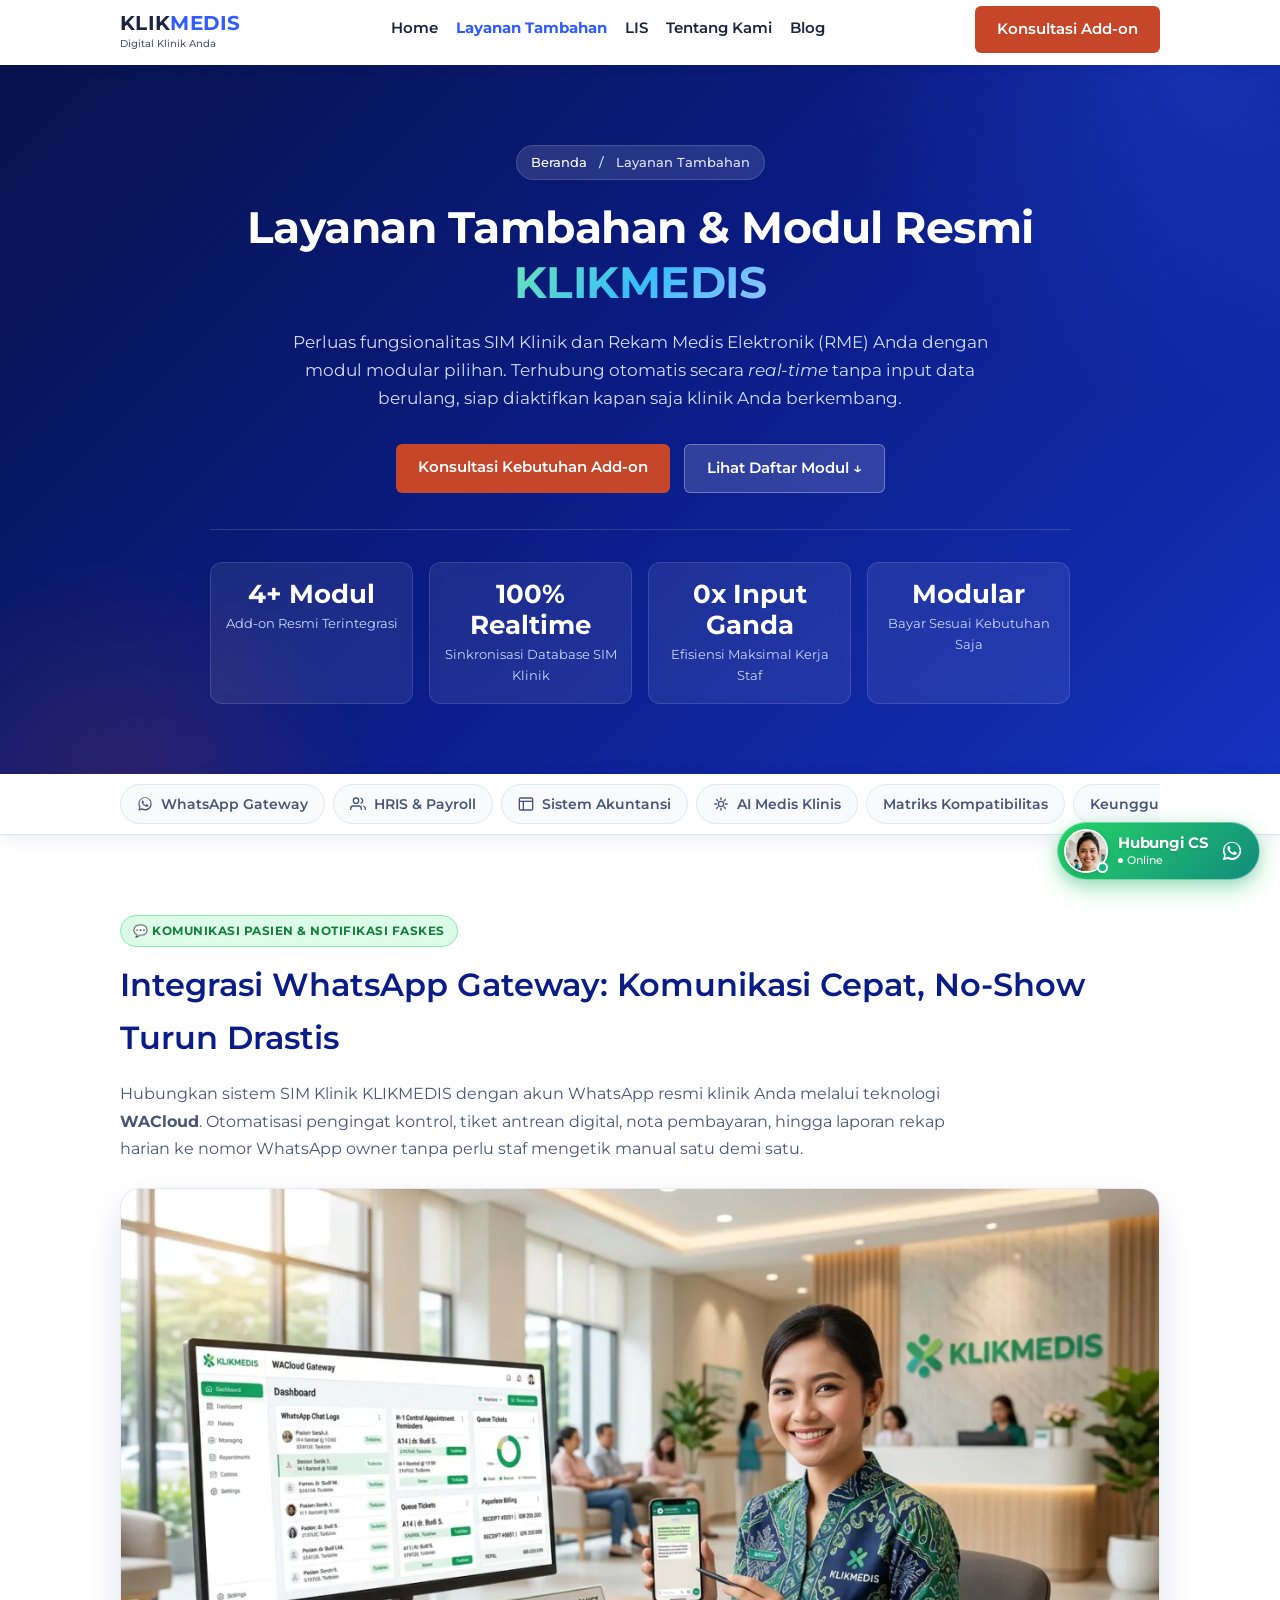
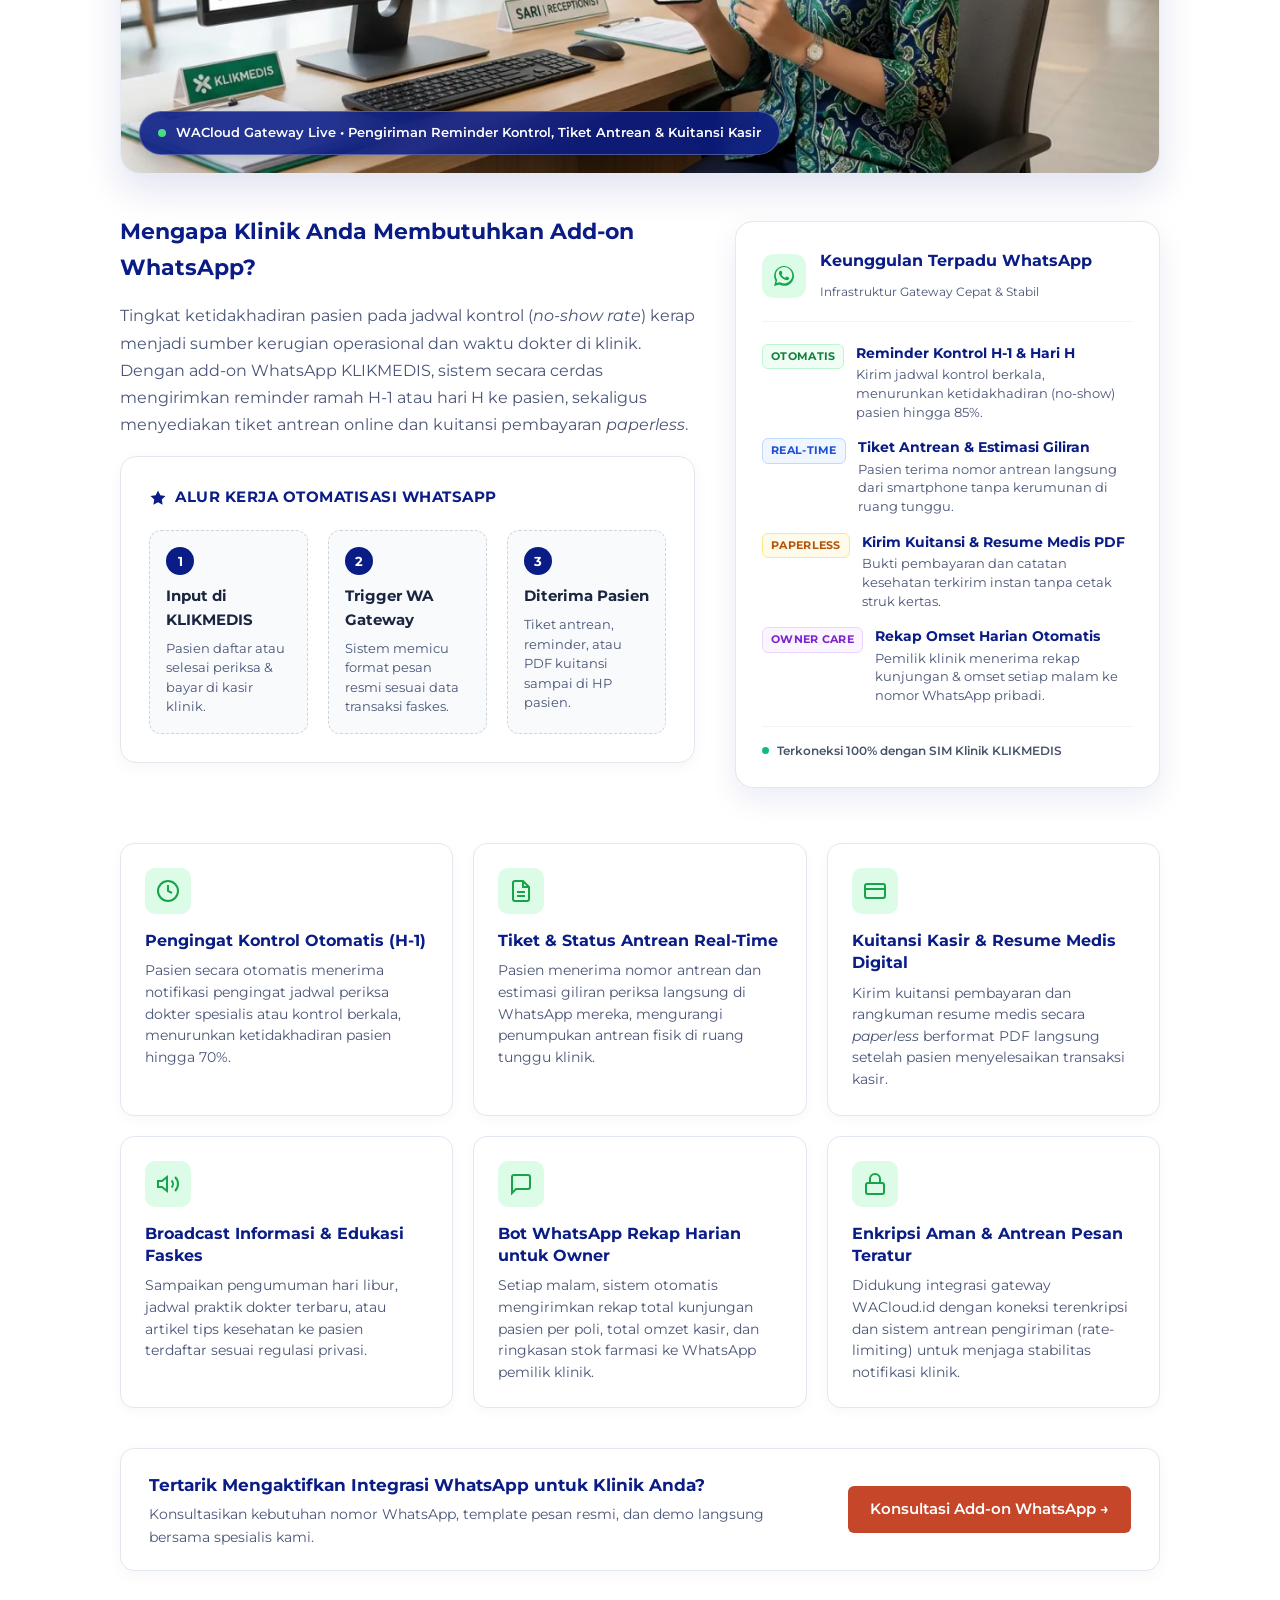
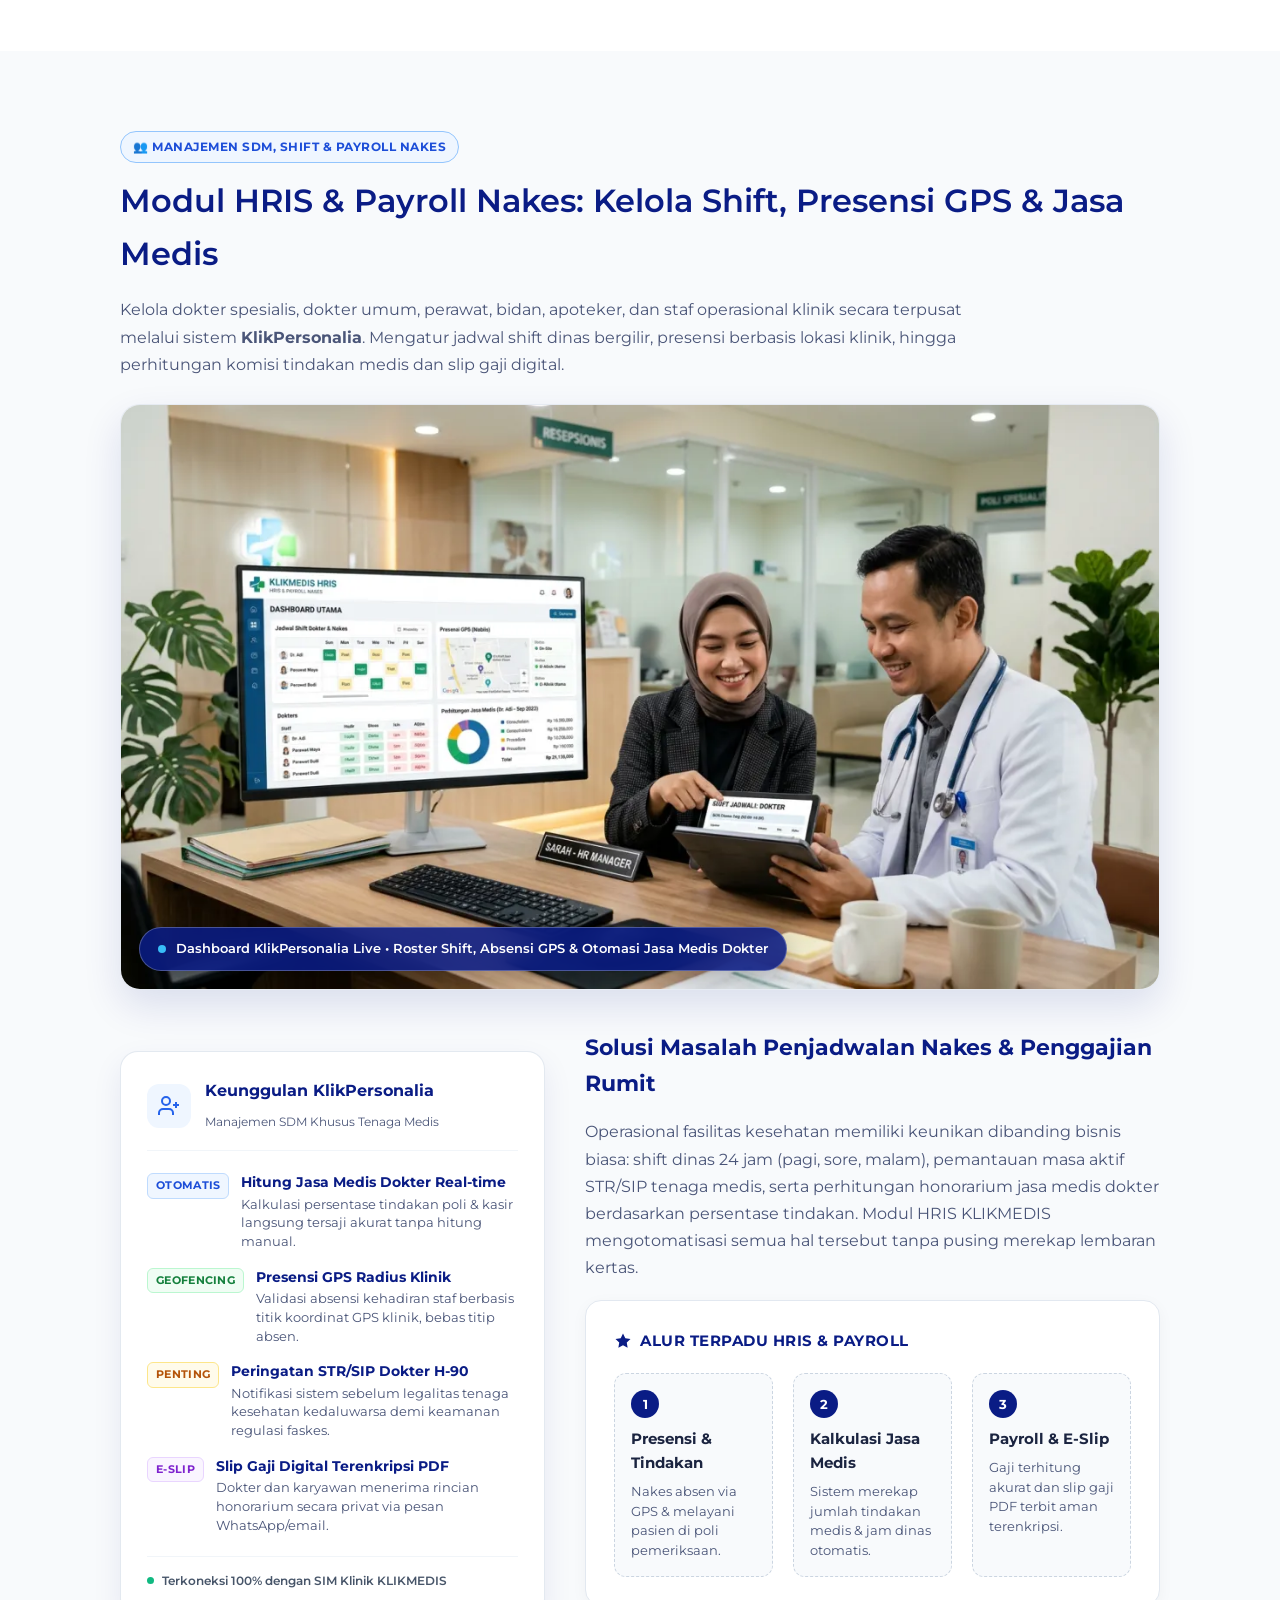
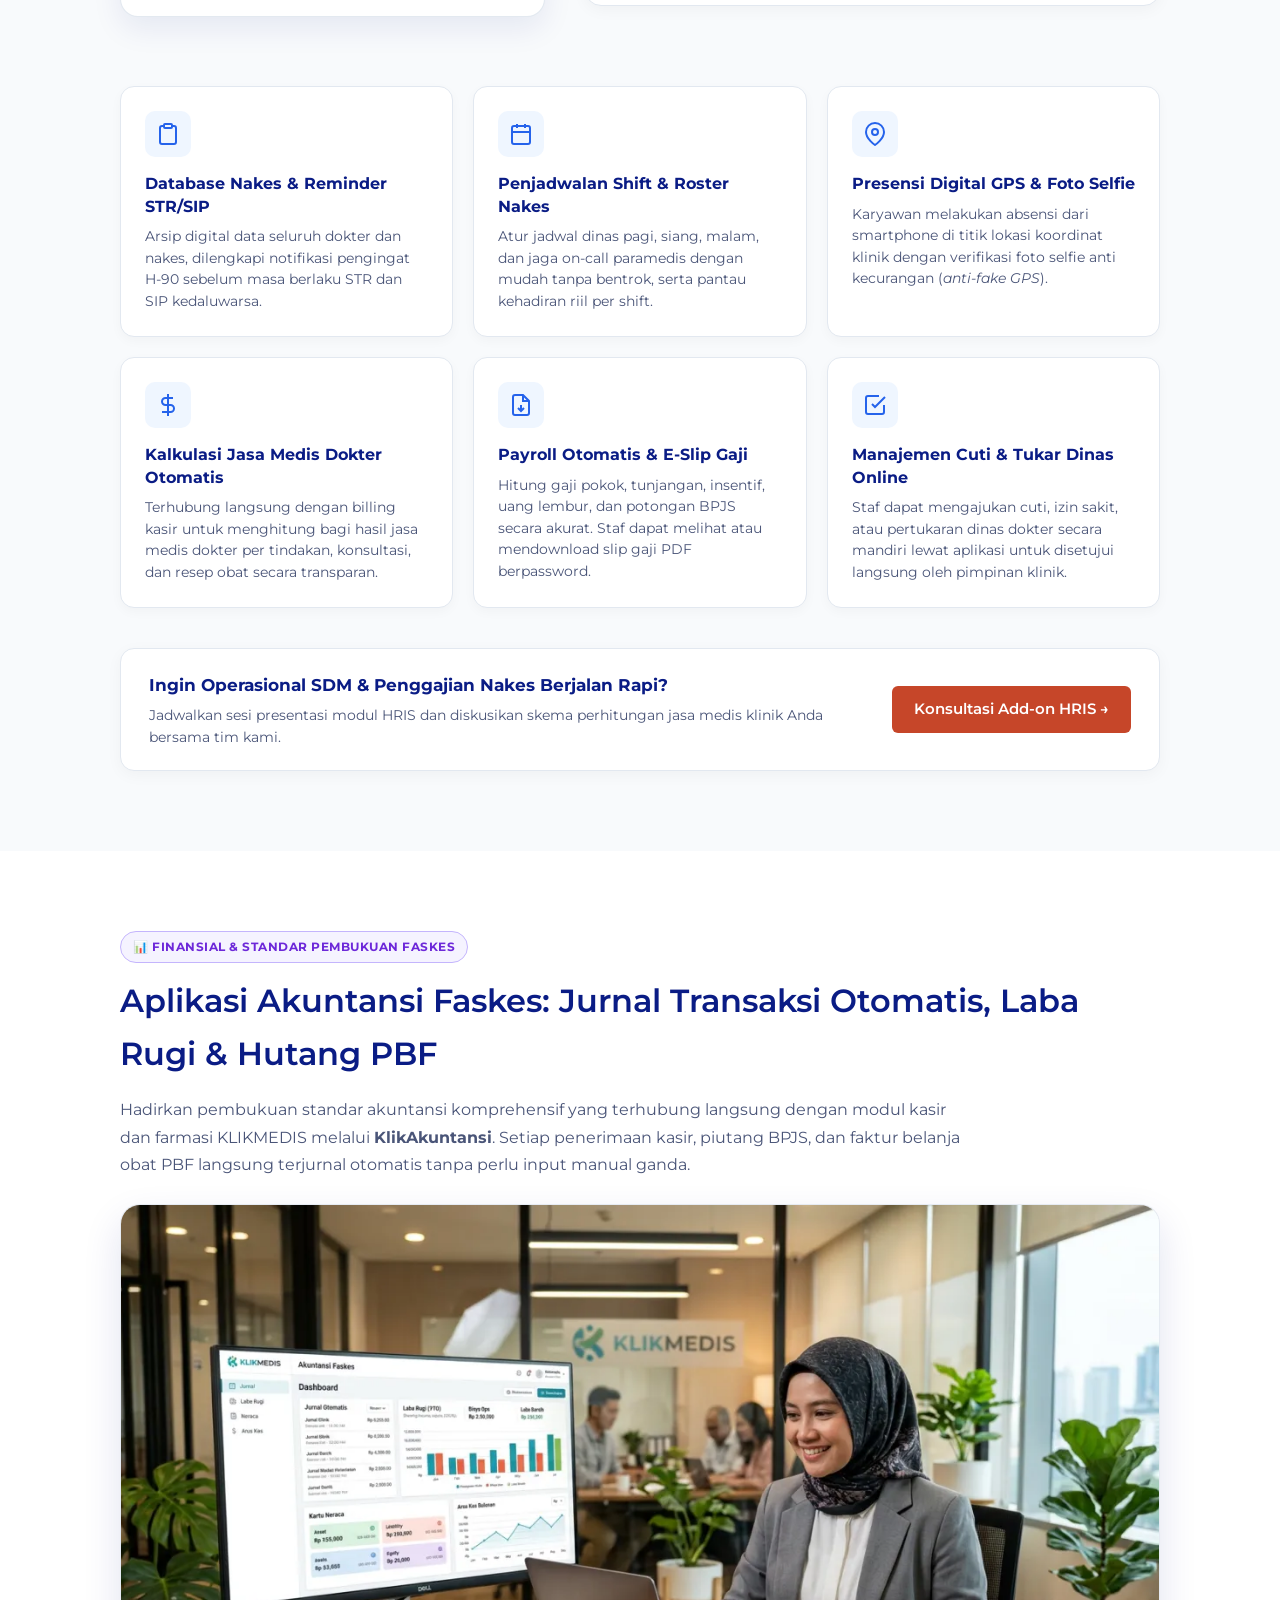
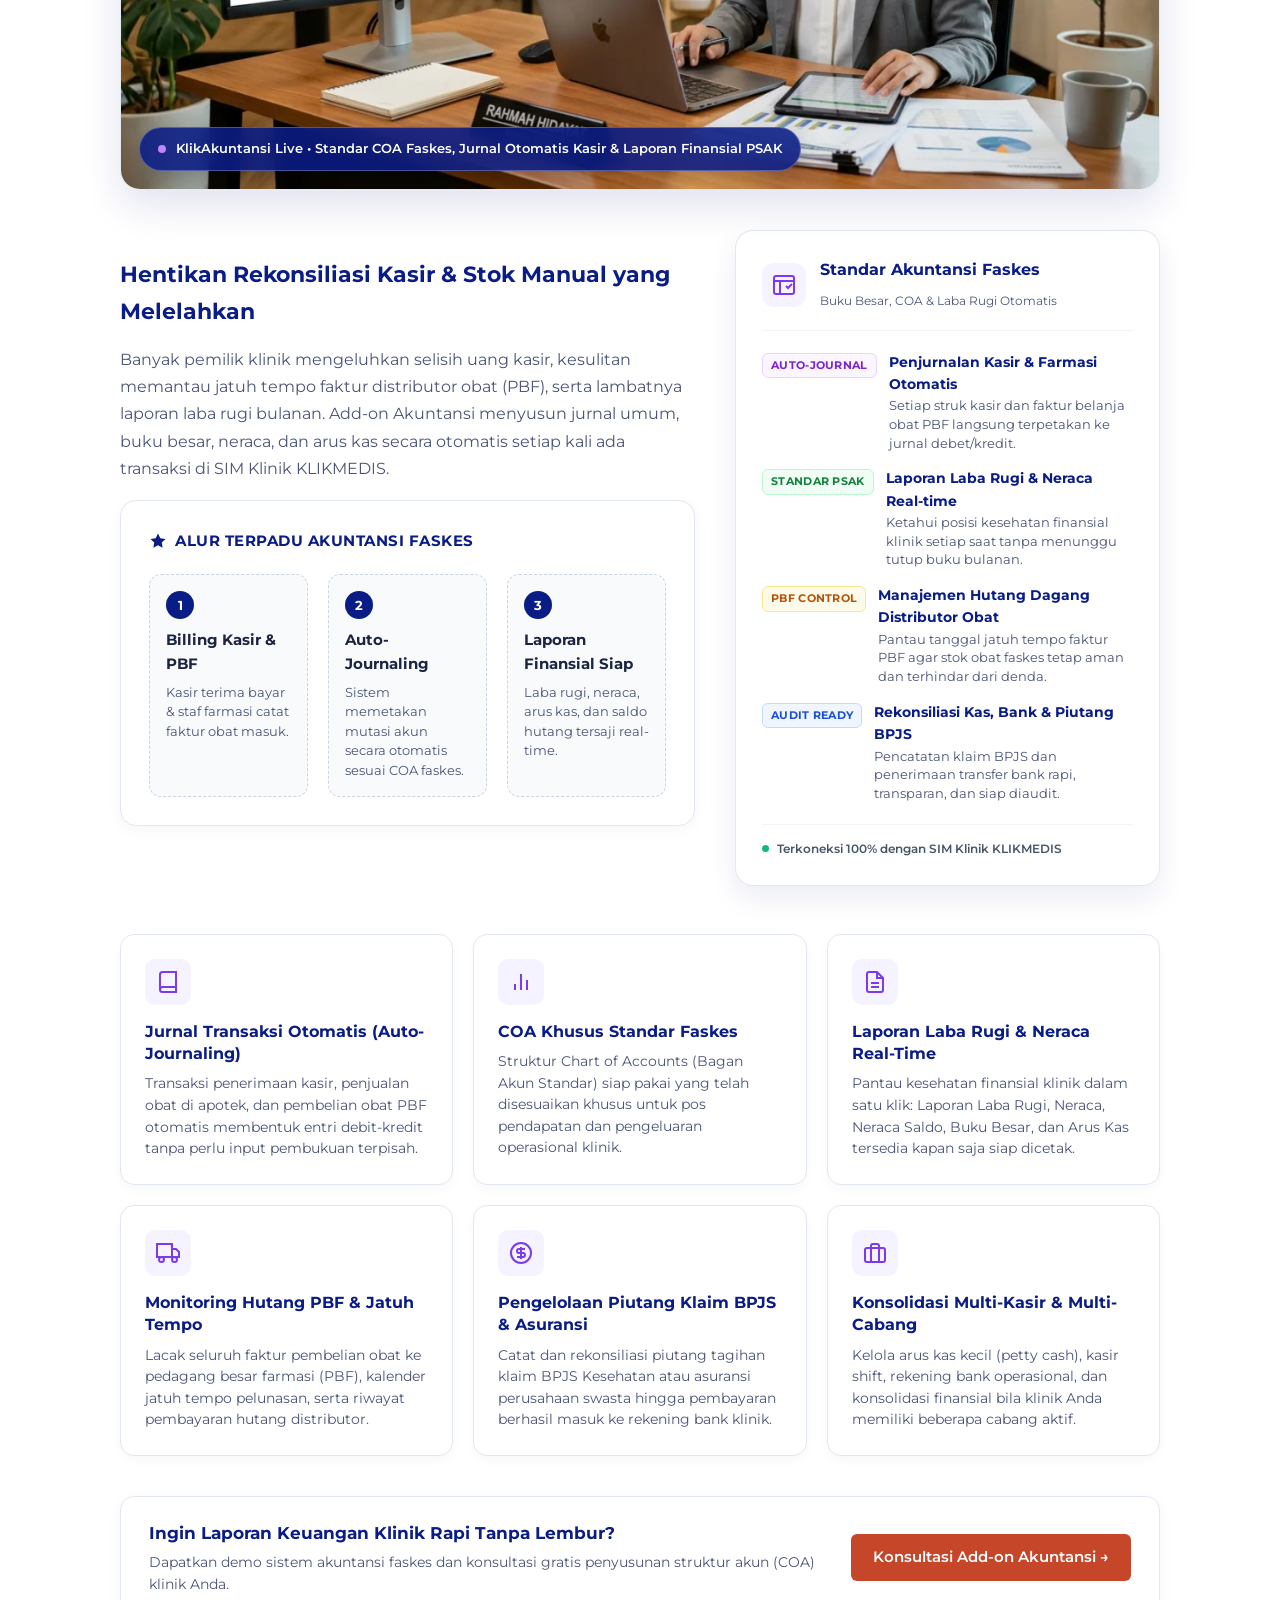
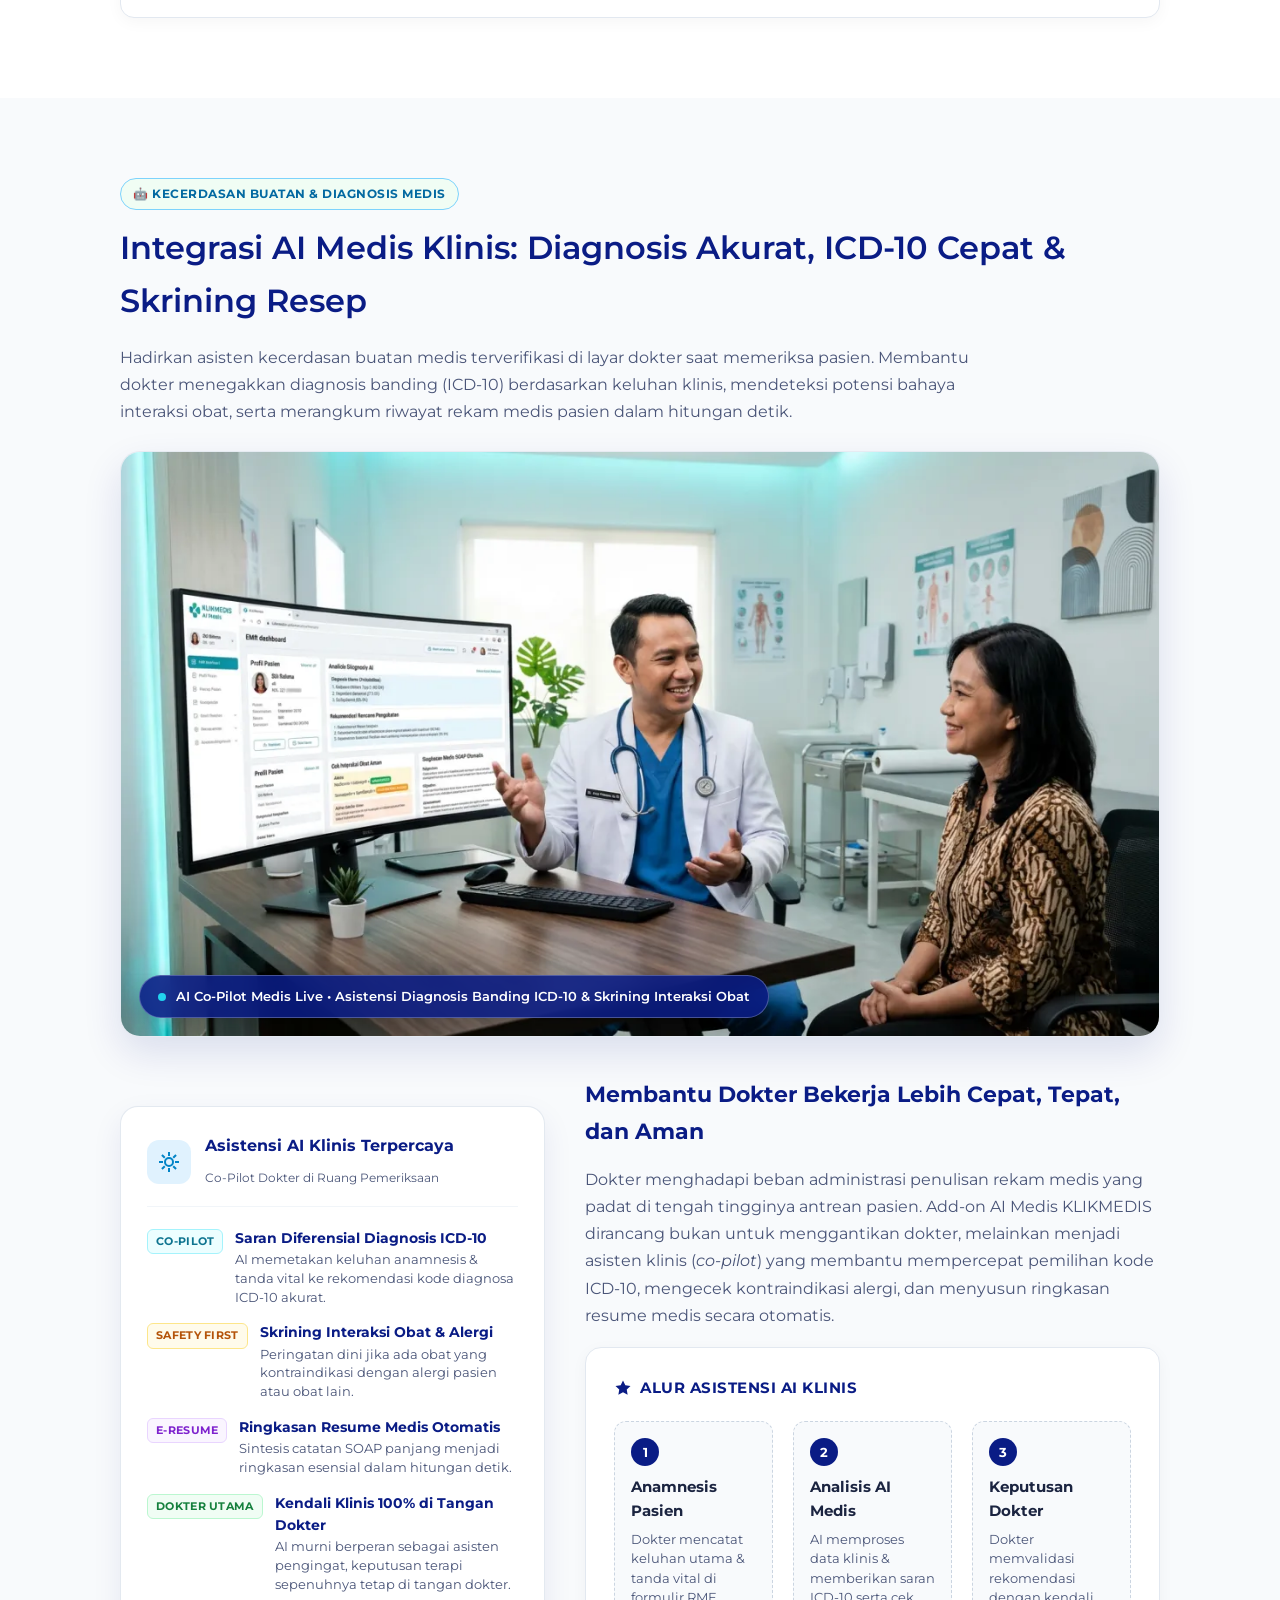
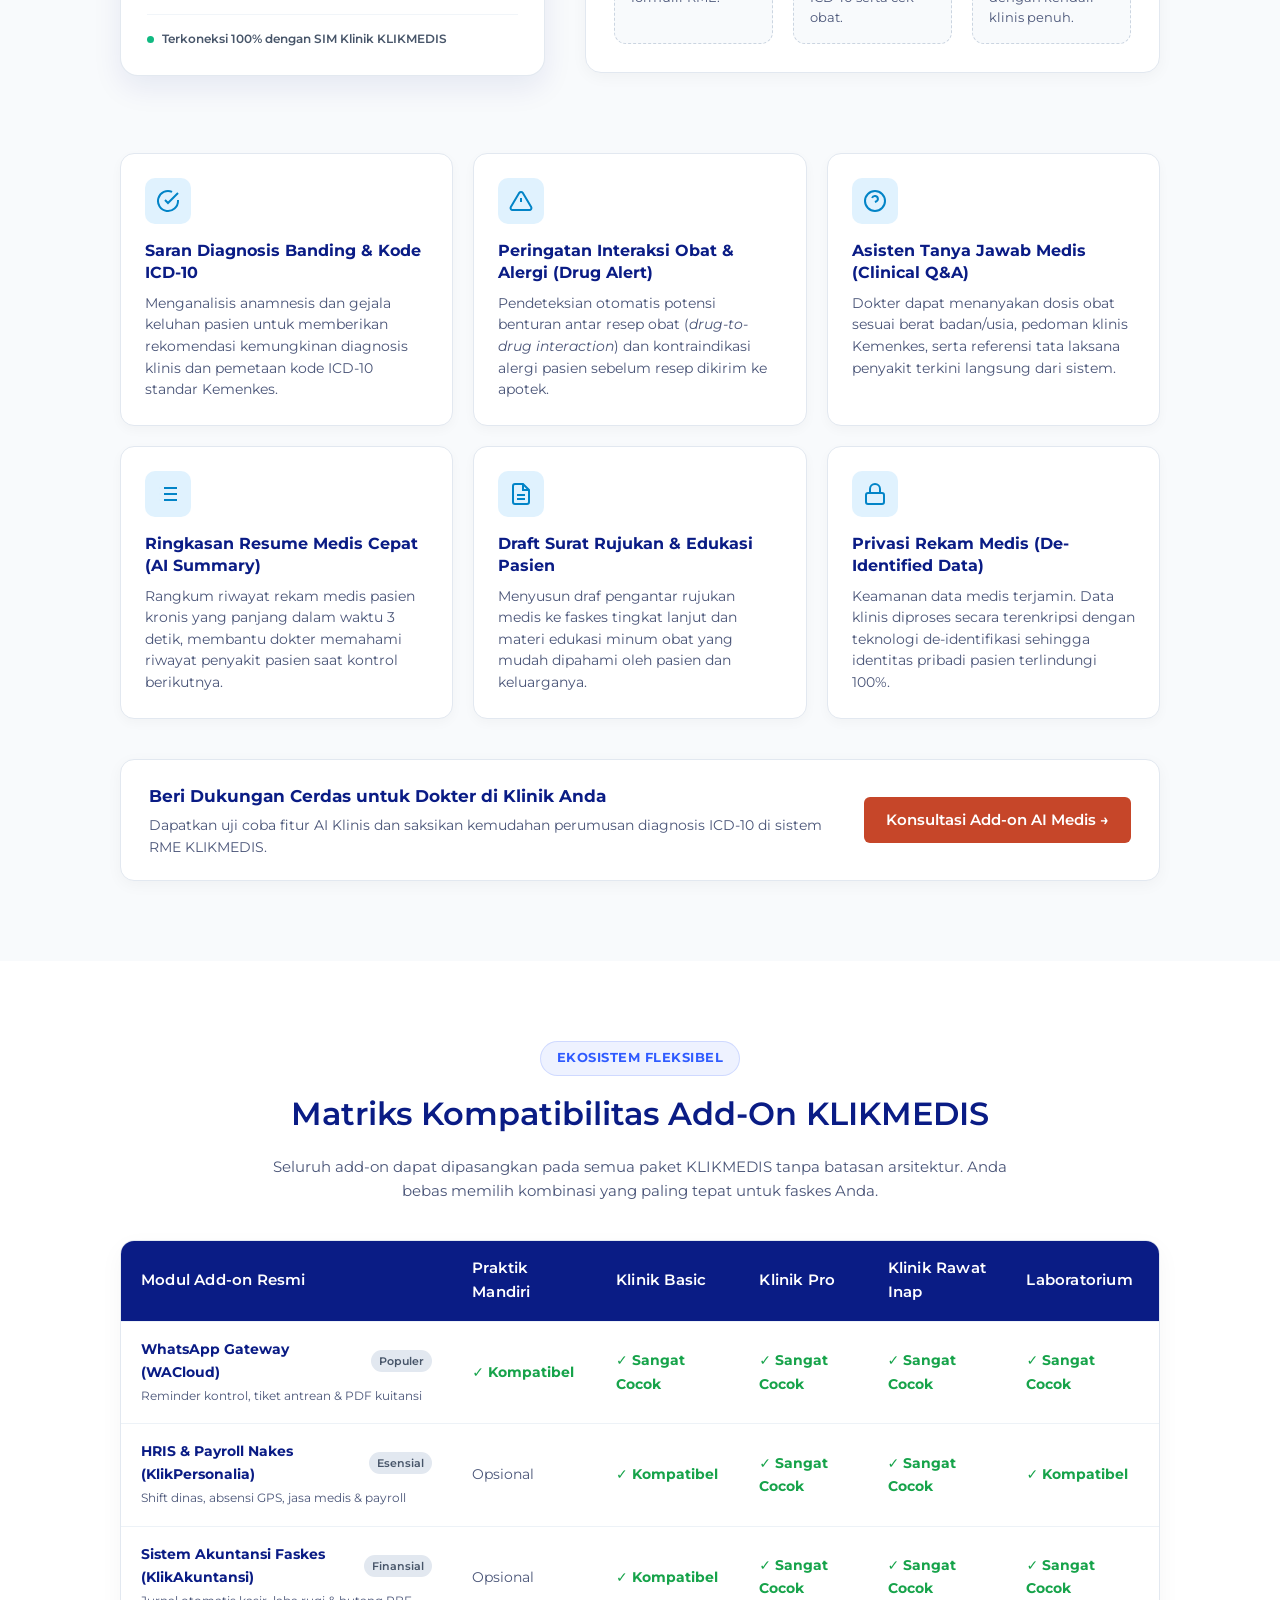
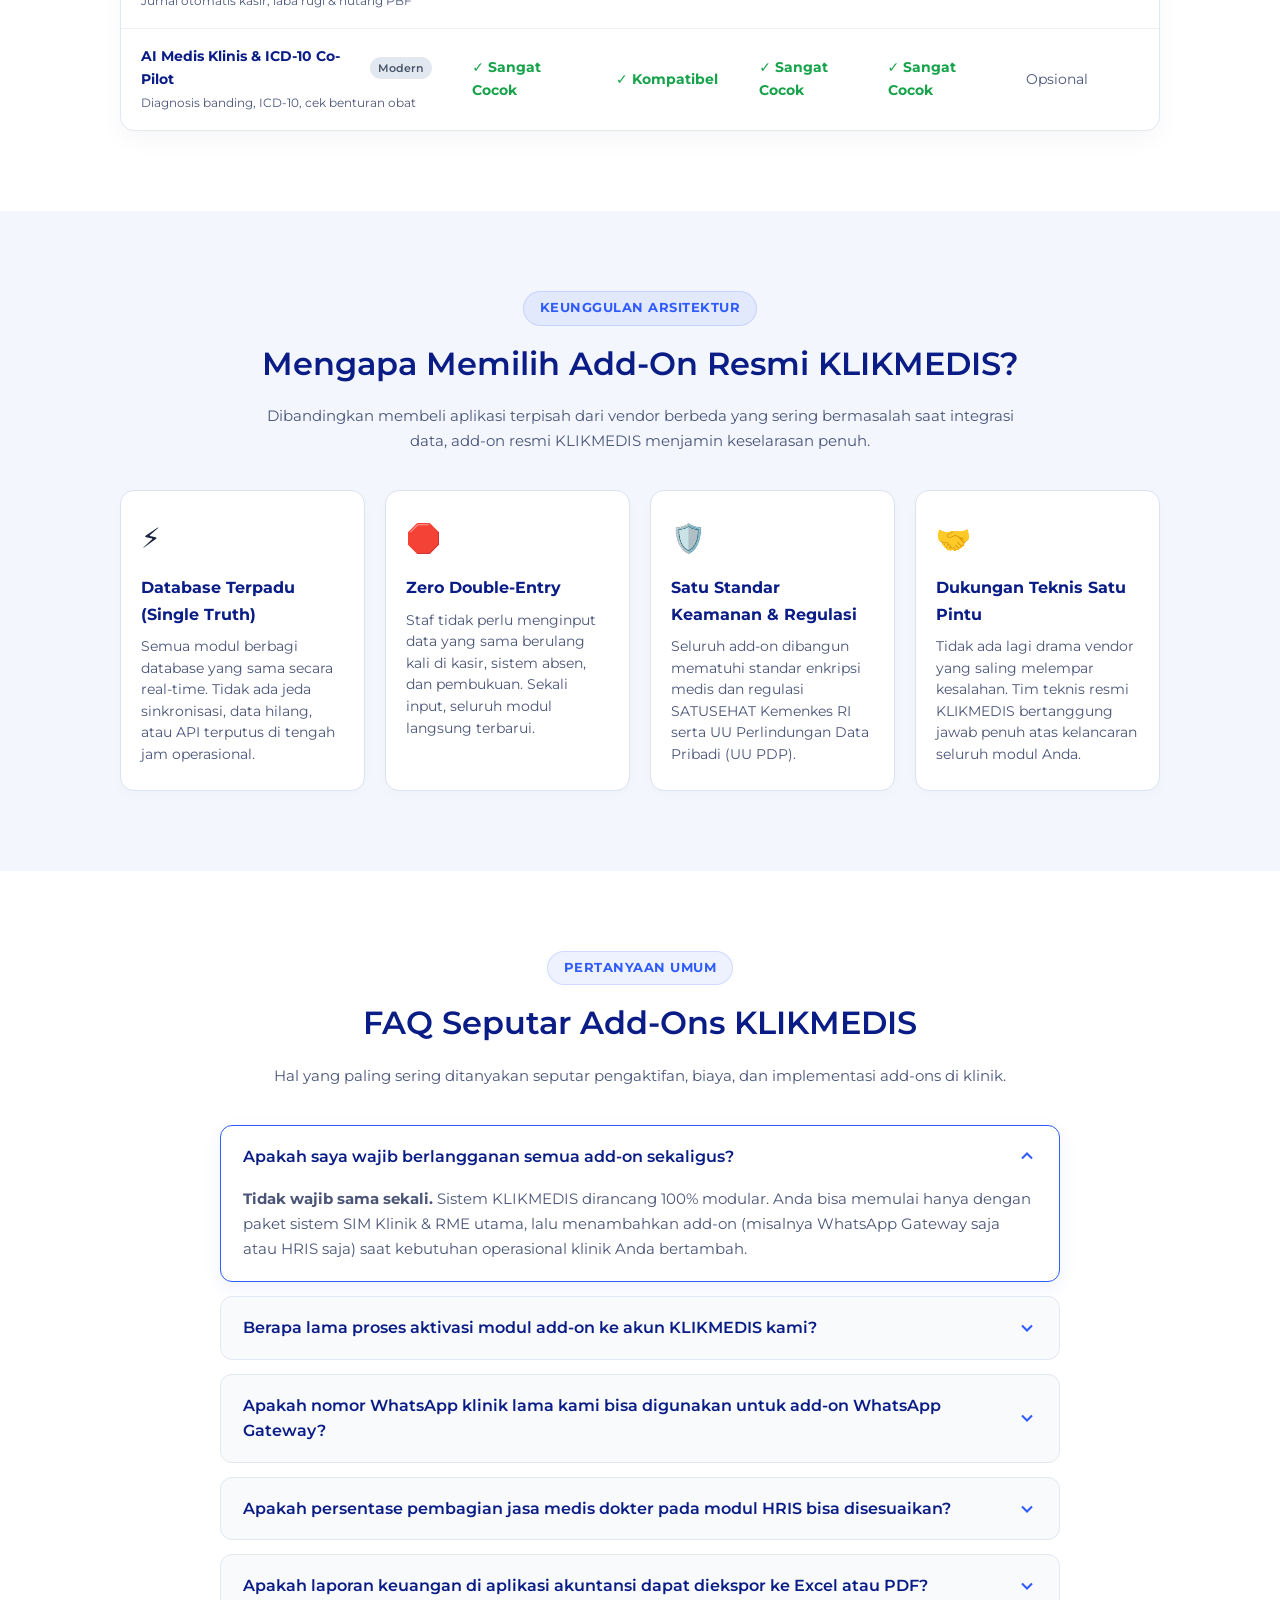
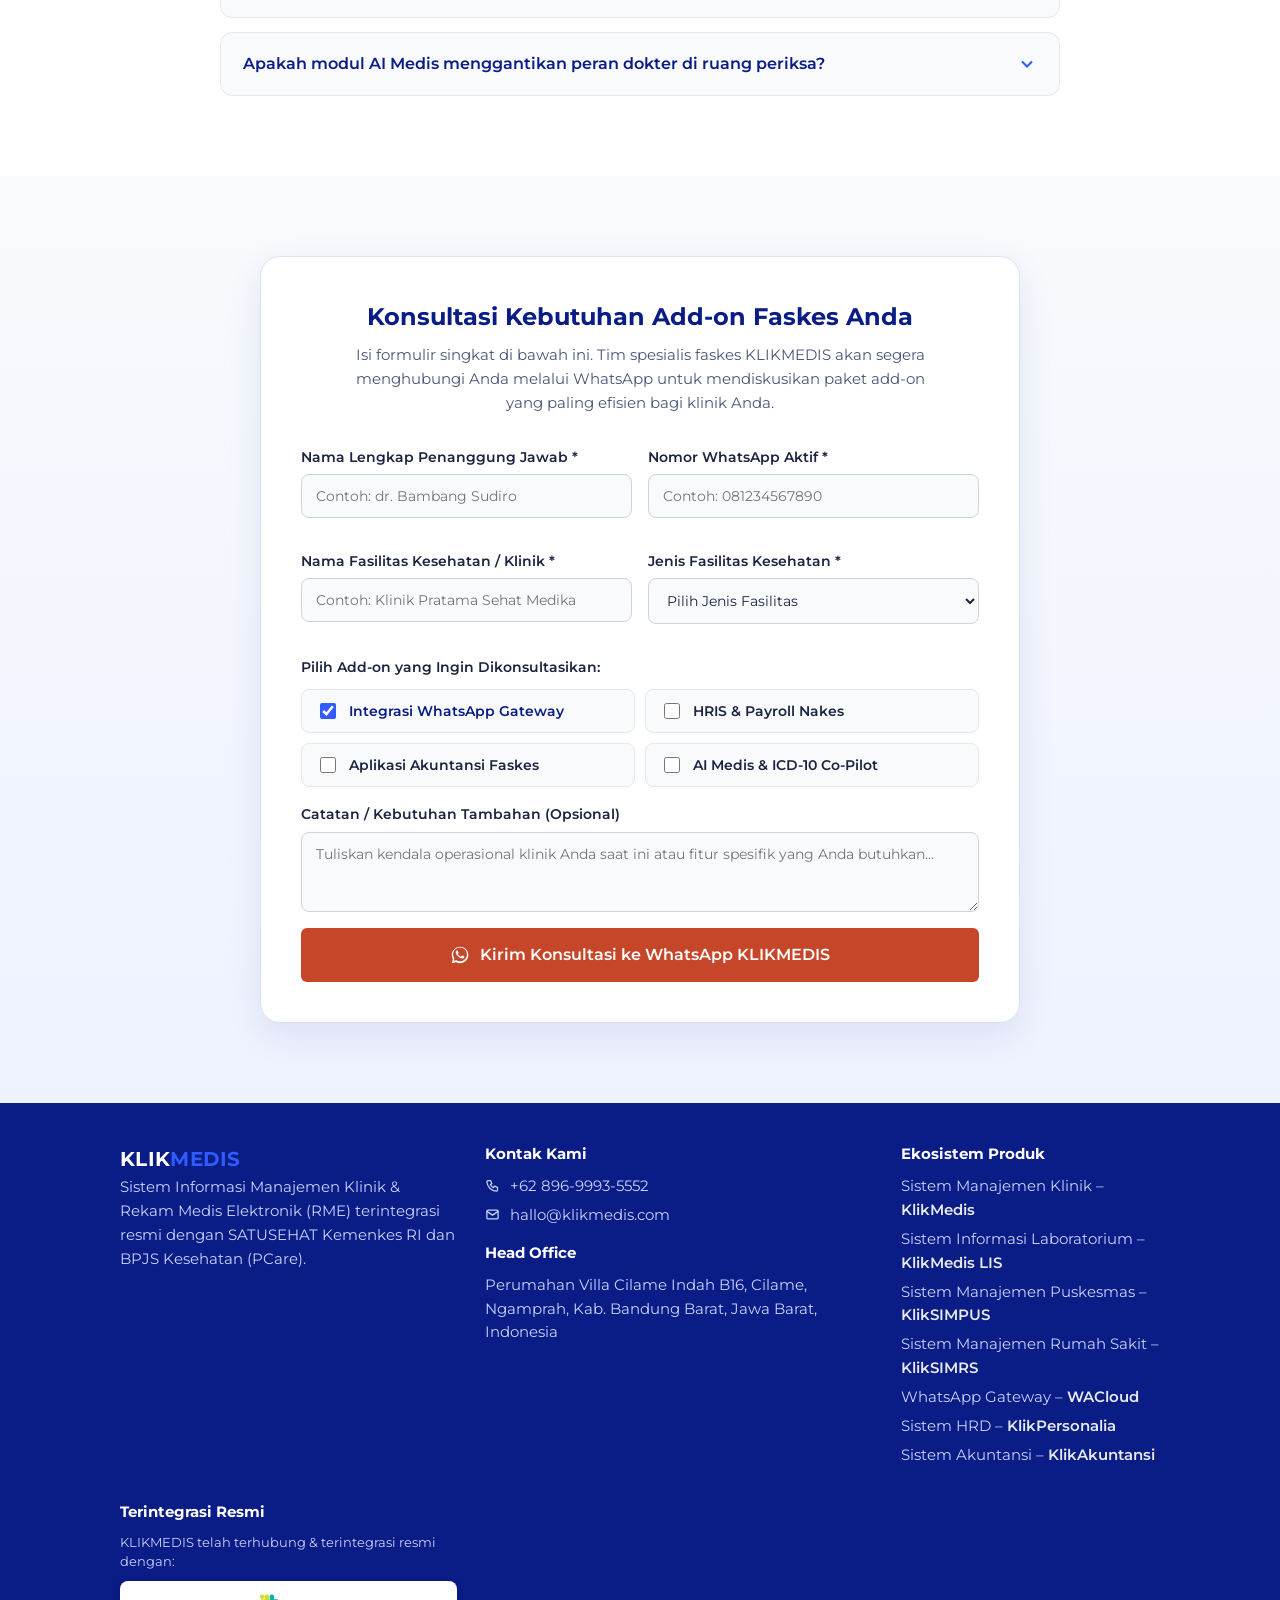
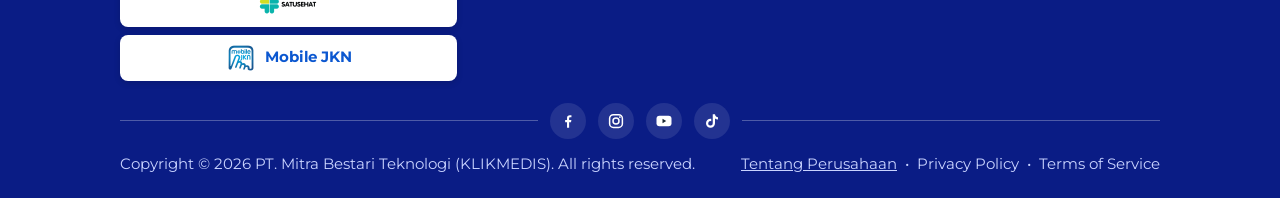
<file: addons.html>
<!doctype html>
<html lang="id">
  <head>
    <meta charset="utf-8" />
    <meta name="viewport" content="width=device-width, initial-scale=1, viewport-fit=cover" />
    <title>Layanan Tambahan &amp; Modul Resmi KLIKMEDIS | Ekosistem Klinik Modern</title>
    <meta
      name="description"
      content="Layanan tambahan dan modul resmi SIM Klinik &amp; RME KLIKMEDIS: Integrasi WhatsApp Gateway (WACloud), Modul HRIS &amp; Payroll Nakes, Aplikasi Akuntansi Faskes, dan AI Medis Klinis."
    />
    <meta name="robots" content="index, follow" />
    <meta name="theme-color" content="#0a1c85" />
    <link rel="canonical" href="https://klikmedis.com/addons.html" />

    <!-- Open Graph / Meta Medsos -->
    <meta property="og:type" content="website" />
    <meta property="og:title" content="Layanan Tambahan &amp; Modul Resmi KLIKMEDIS" />
    <meta
      property="og:description"
      content="Tingkatkan kapasitas klinik Anda dengan layanan tambahan terintegrasi: WhatsApp Gateway, HRIS &amp; Payroll Nakes, Akuntansi Faskes, dan AI Medis Klinis."
    />
    <meta property="og:url" content="https://klikmedis.com/addons.html" />

    <!-- Google Fonts -->
    <link rel="preconnect" href="https://fonts.googleapis.com" />
    <link rel="preconnect" href="https://fonts.gstatic.com" crossorigin />
    <link
      href="https://fonts.googleapis.com/css2?family=Montserrat:wght@400;500;600;700&display=swap"
      rel="stylesheet"
    />

    <!-- Stylesheets -->
    <link rel="stylesheet" href="assets/css/style.css" />
    <link rel="stylesheet" href="assets/css/addons.css" />

    <!-- JSON-LD Structured Data Schema -->
    <script type="application/ld+json">
    {
      "@context": "https://schema.org",
      "@graph": [
        {
          "@type": "WebPage",
          "@id": "https://klikmedis.com/addons.html",
          "url": "https://klikmedis.com/addons.html",
          "name": "Layanan Tambahan & Modul Resmi KLIKMEDIS | Ekosistem Klinik Modern",
          "description": "Layanan tambahan dan modul resmi SIM Klinik & RME KLIKMEDIS: Integrasi WhatsApp Gateway (WACloud), Modul HRIS & Payroll Nakes, Aplikasi Akuntansi Faskes, dan AI Medis Klinis.",
          "isPartOf": {
            "@type": "WebSite",
            "@id": "https://klikmedis.com/#website",
            "name": "KLIKMEDIS",
            "url": "https://klikmedis.com"
          },
          "breadcrumb": {
            "@type": "BreadcrumbList",
            "itemListElement": [
              {
                "@type": "ListItem",
                "position": 1,
                "name": "Beranda",
                "item": "https://klikmedis.com/"
              },
              {
                "@type": "ListItem",
                "position": 2,
                "name": "Layanan Tambahan",
                "item": "https://klikmedis.com/addons.html"
              }
            ]
          }
        },
        {
          "@type": "FAQPage",
          "mainEntity": [
            {
              "@type": "Question",
              "name": "Apakah saya wajib berlangganan semua add-on sekaligus?",
              "acceptedAnswer": {
                "@type": "Answer",
                "text": "Tidak wajib sama sekali. Sistem KLIKMEDIS dirancang 100% modular. Anda bisa memulai hanya dengan paket SIM Klinik & RME utama, lalu menambahkan add-on sesuai kebutuhan perkembangan klinik."
              }
            },
            {
              "@type": "Question",
              "name": "Berapa lama proses aktivasi modul add-on ke akun KLIKMEDIS kami?",
              "acceptedAnswer": {
                "@type": "Answer",
                "text": "Proses aktivasi modul add-on resmi hanya membutuhkan waktu 1x24 jam setelah konfirmasi tanpa downtime dan tanpa instalasi ulang."
              }
            },
            {
              "@type": "Question",
              "name": "Apakah nomor WhatsApp klinik lama kami bisa digunakan untuk add-on WhatsApp Gateway?",
              "acceptedAnswer": {
                "@type": "Answer",
                "text": "Bisa. Tim teknis KLIKMEDIS akan memandu proses pairing nomor WhatsApp klinik lama Anda ke infrastruktur WACloud."
              }
            },
            {
              "@type": "Question",
              "name": "Apakah persentase pembagian jasa medis dokter pada modul HRIS bisa disesuaikan?",
              "acceptedAnswer": {
                "@type": "Answer",
                "text": "Tentu saja. Anda memiliki fleksibilitas penuh untuk mengatur skema persentase bagi hasil tindakan per dokter, per poli, atau per jenis tindakan medis."
              }
            },
            {
              "@type": "Question",
              "name": "Apakah laporan keuangan di aplikasi akuntansi dapat diekspor ke Excel atau PDF?",
              "acceptedAnswer": {
                "@type": "Answer",
                "text": "Ya, seluruh laporan keuangan seperti Laba Rugi, Neraca, Buku Besar, dan Hutang-Piutang dapat diunduh ke format Excel (.xlsx) dan PDF."
              }
            },
            {
              "@type": "Question",
              "name": "Apakah modul AI Medis menggantikan peran dokter di ruang periksa?",
              "acceptedAnswer": {
                "@type": "Answer",
                "text": "Sama sekali tidak. Modul AI Medis KLIKMEDIS berfungsi sebagai Clinical Decision Support System (CDSS) yang membantu dokter, sementara keputusan medis tetap 100% di tangan dokter."
              }
            }
          ]
        }
      ]
    }
    </script>
  </head>
  <body>
    <!-- HEADER & NAVBAR -->
    <header>
      <div class="w">
        <div class="nav">
          <a class="logo" href="index.html#home" aria-label="KLIKMEDIS">
            <img
              class="limg"
              src="https://app.kliksimpus.com/Primary-Logo-1.png"
              alt="KLIKMEDIS"
              onerror="
                this.parentNode.classList.add('nolg');
                this.remove();
              "
            />
            <span class="ltx">KLIK<b>MEDIS</b><small>Digital Klinik Anda</small></span>
          </a>
          <ul id="navMenu">
            <li><a href="index.html#home">Home</a></li>
            <li class="active"><a href="addons.html" style="color: var(--ac); font-weight: 700;">Layanan Tambahan</a></li>
            <li><a href="laboratorium.html">LIS</a></li>
            <li><a href="tentang-kami.html">Tentang Kami</a></li>
            <li><a href="https://klikmedis.com/blog/" target="_blank" rel="noopener">Blog</a></li>
          </ul>
          <div class="nav-right">
            <a class="btn nav-cta" href="#konsultasi-addon">Konsultasi Add-on</a>
            <button class="nav-toggle" id="navToggle" aria-label="Buka Menu Navigasi" aria-expanded="false" type="button">
              <span class="bar"></span>
              <span class="bar"></span>
              <span class="bar"></span>
            </button>
          </div>
        </div>
      </div>
    </header>

    <main>
      <!-- HERO SECTION -->
      <section class="addons-page-hero">
        <div class="w">
          <div class="addons-hero-content">
            <div class="addons-breadcrumb">
              <a href="index.html">Beranda</a> &nbsp;/&nbsp; <span>Layanan Tambahan</span>
            </div>
            <h1>Layanan Tambahan &amp; Modul Resmi <span>KLIKMEDIS</span></h1>
            <p class="hero-desc">
              Perluas fungsionalitas SIM Klinik dan Rekam Medis Elektronik (RME) Anda dengan modul modular pilihan. Terhubung otomatis secara <i>real-time</i> tanpa input data berulang, siap diaktifkan kapan saja klinik Anda berkembang.
            </p>
            <div style="display: flex; gap: 14px; justify-content: center; flex-wrap: wrap;">
              <a class="btn" href="#konsultasi-addon">Konsultasi Kebutuhan Add-on</a>
              <a class="btn" href="#addon-wa" style="background: rgba(255,255,255,0.15); border: 1px solid rgba(255,255,255,0.3); color: #fff;">Lihat Daftar Modul &darr;</a>
            </div>

            <!-- HIGHLIGHT STATS -->
            <div class="addons-hero-stats">
              <div class="hero-stat-item">
                <div class="hero-stat-val">4+ Modul</div>
                <div class="hero-stat-lbl">Add-on Resmi Terintegrasi</div>
              </div>
              <div class="hero-stat-item">
                <div class="hero-stat-val">100% Realtime</div>
                <div class="hero-stat-lbl">Sinkronisasi Database SIM Klinik</div>
              </div>
              <div class="hero-stat-item">
                <div class="hero-stat-val">0x Input Ganda</div>
                <div class="hero-stat-lbl">Efisiensi Maksimal Kerja Staf</div>
              </div>
              <div class="hero-stat-item">
                <div class="hero-stat-val">Modular</div>
                <div class="hero-stat-lbl">Bayar Sesuai Kebutuhan Saja</div>
              </div>
            </div>
          </div>
        </div>
      </section>

      <!-- STICKY SUB-NAV JUMP LINKS -->
      <div class="addons-subnav-wrapper" id="subnavWrap">
        <div class="w">
          <div class="addons-subnav">
            <div class="addons-subnav-links">
              <a class="subnav-link" href="#addon-wa">
                <svg viewBox="0 0 24 24" width="16" height="16" fill="currentColor"><path d="M12.04 2c-5.46 0-9.91 4.45-9.91 9.91 0 1.75.46 3.45 1.32 4.95L2.05 22l5.25-1.38c1.45.79 3.08 1.21 4.74 1.21 5.46 0 9.91-4.45 9.91-9.91 0-2.65-1.03-5.14-2.9-7.01A9.816 9.816 0 0 0 12.04 2zm0 17.52c-1.48 0-2.93-.4-4.2-1.15l-.3-.18-3.12.82.83-3.04-.2-.31a8.19 8.19 0 0 1-1.26-4.38c0-4.54 3.7-8.24 8.24-8.24 2.2 0 4.27.86 5.82 2.42a8.18 8.18 0 0 1 2.41 5.83c.02 4.54-3.68 8.23-8.22 8.23zm4.52-6.17c-.25-.12-1.47-.72-1.7-.81-.23-.08-.39-.12-.56.12-.17.25-.64.81-.79.98-.14.17-.29.19-.54.06-.25-.12-1.05-.39-2-1.23-.74-.66-1.23-1.47-1.38-1.72-.14-.25-.02-.38.11-.51.11-.11.25-.29.37-.43.12-.15.17-.25.25-.42.08-.17.04-.31-.02-.44s-.56-1.35-.77-1.85c-.2-.48-.41-.42-.56-.43h-.48c-.17 0-.44.06-.67.31-.23.25-.88.86-.88 2.1 0 1.24.9 2.44 1.03 2.61.12.17 1.78 2.71 4.3 3.8.6.26 1.07.41 1.44.53.61.19 1.16.17 1.6.1.48-.07 1.47-.6 1.68-1.18.21-.58.21-1.07.15-1.18-.07-.12-.23-.19-.48-.32z"/></svg>
                WhatsApp Gateway
              </a>
              <a class="subnav-link" href="#addon-hris">
                <svg viewBox="0 0 24 24" width="16" height="16" fill="none" stroke="currentColor" stroke-width="2"><path d="M17 21v-2a4 4 0 0 0-4-4H5a4 4 0 0 0-4 4v2"/><circle cx="9" cy="7" r="4"/><path d="M23 21v-2a4 4 0 0 0-3-3.87"/><path d="M16 3.13a4 4 0 0 1 0 7.75"/></svg>
                HRIS &amp; Payroll
              </a>
              <a class="subnav-link" href="#addon-akuntansi">
                <svg viewBox="0 0 24 24" width="16" height="16" fill="none" stroke="currentColor" stroke-width="2"><rect x="2" y="3" width="20" height="18" rx="2"/><line x1="2" y1="8" x2="22" y2="8"/><line x1="8" y1="21" x2="8" y2="8"/></svg>
                Sistem Akuntansi
              </a>
              <a class="subnav-link" href="#addon-ai">
                <svg viewBox="0 0 24 24" width="16" height="16" fill="none" stroke="currentColor" stroke-width="2"><circle cx="12" cy="12" r="4"/><path d="M12 2v4M12 18v4M4.93 4.93l2.83 2.83M16.24 16.24l2.83 2.83M2 12h4M18 12h4M4.93 19.07l2.83-2.83M16.24 7.76l2.83-2.83"/></svg>
                AI Medis Klinis
              </a>
              <a class="subnav-link" href="#matriks">Matriks Kompatibilitas</a>
              <a class="subnav-link" href="#keunggulan">Keunggulan Resmi</a>
              <a class="subnav-link" href="#faq-addons">FAQ</a>
            </div>
            <a class="btn subnav-cta-btn" href="#konsultasi-addon">Ajukan Demo</a>
          </div>
        </div>
      </div>

      <!-- ================================================================= -->
      <!-- ADDON 1: INTEGRASI WHATSAPP GATEWAY (WACLOUD)                      -->
      <!-- ================================================================= -->
      <section class="addon-detail-sec" id="addon-wa">
        <div class="w">
          <div class="addon-detail-header">
            <span class="addon-pill-tag tag-wa">💬 Komunikasi Pasien &amp; Notifikasi Faskes</span>
            <h2>Integrasi WhatsApp Gateway: Komunikasi Cepat, No-Show Turun Drastis</h2>
            <p class="addon-intro">
              Hubungkan sistem SIM Klinik KLIKMEDIS dengan akun WhatsApp resmi klinik Anda melalui teknologi <b>WACloud</b>. Otomatisasi pengingat kontrol, tiket antrean digital, nota pembayaran, hingga laporan rekap harian ke nomor WhatsApp owner tanpa perlu staf mengetik manual satu demi satu.
            </p>
            <div class="addon-head-banner">
              <picture>
                <source srcset="assets/images/addon-whatsapp-main.webp" type="image/webp" />
                <img src="assets/images/addon-whatsapp-main.jpg" alt="Integrasi WhatsApp Gateway KlikMedis WACloud" loading="eager" />
              </picture>
              <div class="addon-head-badge">
                <span class="badge-dot pulse-green"></span>
                <span>WACloud Gateway Live &bull; Pengiriman Reminder Kontrol, Tiket Antrean &amp; Kuitansi Kasir</span>
              </div>
            </div>
          </div>

          <div class="addon-showcase-grid">
            <div class="addon-info-col">
              <h3 style="font-size: 22px; color: var(--navy); margin-top: 0; margin-bottom: 14px;">
                Mengapa Klinik Anda Membutuhkan Add-on WhatsApp?
              </h3>
              <p style="color: var(--muted); line-height: 1.7; margin-bottom: 18px;">
                Tingkat ketidakhadiran pasien pada jadwal kontrol (<i>no-show rate</i>) kerap menjadi sumber kerugian operasional dan waktu dokter di klinik. Dengan add-on WhatsApp KLIKMEDIS, sistem secara cerdas mengirimkan reminder ramah H-1 atau hari H ke pasien, sekaligus menyediakan tiket antrean online dan kuitansi pembayaran <i>paperless</i>.
              </p>
              <div class="addon-workflow-box">
                <div class="addon-workflow-title">
                  <svg viewBox="0 0 24 24" width="18" height="18" fill="currentColor"><path d="M12 2l3.09 6.26L22 9.27l-5 4.87 1.18 6.88L12 17.77l-6.18 3.25L7 14.14 2 9.27l6.91-1.01L12 2z"/></svg>
                  Alur Kerja Otomatisasi WhatsApp
                </div>
                <div class="workflow-steps">
                  <div class="workflow-step">
                    <span class="step-number">1</span>
                    <h5>Input di KLIKMEDIS</h5>
                    <p>Pasien daftar atau selesai periksa &amp; bayar di kasir klinik.</p>
                  </div>
                  <div class="workflow-step">
                    <span class="step-number">2</span>
                    <h5>Trigger WA Gateway</h5>
                    <p>Sistem memicu format pesan resmi sesuai data transaksi faskes.</p>
                  </div>
                  <div class="workflow-step">
                    <span class="step-number">3</span>
                    <h5>Diterima Pasien</h5>
                    <p>Tiket antrean, reminder, atau PDF kuitansi sampai di HP pasien.</p>
                  </div>
                </div>
              </div>
            </div>

            <div class="addon-visual-col">
              <div class="addon-highlights-card">
                <div class="highlights-header">
                  <div class="highlights-icon" style="background: #dcfce7; color: #16a34a;">
                    <svg viewBox="0 0 24 24" width="24" height="24" fill="currentColor"><path d="M12.04 2c-5.46 0-9.91 4.45-9.91 9.91 0 1.75.46 3.45 1.32 4.95L2.05 22l5.25-1.38c1.45.79 3.08 1.21 4.74 1.21 5.46 0 9.91-4.45 9.91-9.91 0-2.65-1.03-5.14-2.9-7.01A9.816 9.816 0 0 0 12.04 2zm0 17.52c-1.48 0-2.93-.4-4.2-1.15l-.3-.18-3.12.82.83-3.04-.2-.31a8.19 8.19 0 0 1-1.26-4.38c0-4.54 3.7-8.24 8.24-8.24 2.2 0 4.27.86 5.82 2.42a8.18 8.18 0 0 1 2.41 5.83c.02 4.54-3.68 8.23-8.22 8.23zm4.52-6.17c-.25-.12-1.47-.72-1.7-.81-.23-.08-.39-.12-.56.12-.17.25-.64.81-.79.98-.14.17-.29.19-.54.06-.25-.12-1.05-.39-2-1.23-.74-.66-1.23-1.47-1.38-1.72-.14-.25-.02-.38.11-.51.11-.11.25-.29.37-.43.12-.15.17-.25.25-.42.08-.17.04-.31-.02-.44s-.56-1.35-.77-1.85c-.2-.48-.41-.42-.56-.43h-.48c-.17 0-.44.06-.67.31-.23.25-.88.86-.88 2.1 0 1.24.9 2.44 1.03 2.61.12.17 1.78 2.71 4.3 3.8.6.26 1.07.41 1.44.53.61.19 1.16.17 1.6.1.48-.07 1.47-.6 1.68-1.18.21-.58.21-1.07.15-1.18-.07-.12-.23-.19-.48-.32z"/></svg>
                  </div>
                  <div>
                    <h4>Keunggulan Terpadu WhatsApp</h4>
                    <span>Infrastruktur Gateway Cepat &amp; Stabil</span>
                  </div>
                </div>
                <ul class="highlights-list">
                  <li>
                    <div class="hl-badge hl-green">Otomatis</div>
                    <div>
                      <strong>Reminder Kontrol H-1 &amp; Hari H</strong>
                      <p>Kirim jadwal kontrol berkala, menurunkan ketidakhadiran (no-show) pasien hingga 85%.</p>
                    </div>
                  </li>
                  <li>
                    <div class="hl-badge hl-blue">Real-Time</div>
                    <div>
                      <strong>Tiket Antrean &amp; Estimasi Giliran</strong>
                      <p>Pasien terima nomor antrean langsung dari smartphone tanpa kerumunan di ruang tunggu.</p>
                    </div>
                  </li>
                  <li>
                    <div class="hl-badge hl-amber">Paperless</div>
                    <div>
                      <strong>Kirim Kuitansi &amp; Resume Medis PDF</strong>
                      <p>Bukti pembayaran dan catatan kesehatan terkirim instan tanpa cetak struk kertas.</p>
                    </div>
                  </li>
                  <li>
                    <div class="hl-badge hl-purple">Owner Care</div>
                    <div>
                      <strong>Rekap Omset Harian Otomatis</strong>
                      <p>Pemilik klinik menerima rekap kunjungan &amp; omset setiap malam ke nomor WhatsApp pribadi.</p>
                    </div>
                  </li>
                </ul>
                <div class="highlights-footer">
                  <span class="hl-status-dot"></span> Terkoneksi 100% dengan SIM Klinik KLIKMEDIS
                </div>
              </div>
            </div>
          </div>

          <!-- 6 KEY FEATURES OF WHATSAPP ADDON -->
          <div class="addon-features-grid">
            <div class="addon-feature-item">
              <div class="feature-icon-box icon-wa">
                <svg viewBox="0 0 24 24" width="24" height="24" fill="none" stroke="currentColor" stroke-width="2"><circle cx="12" cy="12" r="10"/><polyline points="12 6 12 12 16 14"/></svg>
              </div>
              <h4>Pengingat Kontrol Otomatis (H-1)</h4>
              <p>Pasien secara otomatis menerima notifikasi pengingat jadwal periksa dokter spesialis atau kontrol berkala, menurunkan ketidakhadiran pasien hingga 70%.</p>
            </div>

            <div class="addon-feature-item">
              <div class="feature-icon-box icon-wa">
                <svg viewBox="0 0 24 24" width="24" height="24" fill="none" stroke="currentColor" stroke-width="2"><path d="M14 2H6a2 2 0 0 0-2 2v16a2 2 0 0 0 2 2h12a2 2 0 0 0 2-2V8z"/><polyline points="14 2 14 8 20 8"/><line x1="16" y1="13" x2="8" y2="13"/><line x1="16" y1="17" x2="8" y2="17"/></svg>
              </div>
              <h4>Tiket &amp; Status Antrean Real-Time</h4>
              <p>Pasien menerima nomor antrean dan estimasi giliran periksa langsung di WhatsApp mereka, mengurangi penumpukan antrean fisik di ruang tunggu klinik.</p>
            </div>

            <div class="addon-feature-item">
              <div class="feature-icon-box icon-wa">
                <svg viewBox="0 0 24 24" width="24" height="24" fill="none" stroke="currentColor" stroke-width="2"><rect x="2" y="5" width="20" height="14" rx="2"/><line x1="2" y1="10" x2="22" y2="10"/></svg>
              </div>
              <h4>Kuitansi Kasir &amp; Resume Medis Digital</h4>
              <p>Kirim kuitansi pembayaran dan rangkuman resume medis secara <i>paperless</i> berformat PDF langsung setelah pasien menyelesaikan transaksi kasir.</p>
            </div>

            <div class="addon-feature-item">
              <div class="feature-icon-box icon-wa">
                <svg viewBox="0 0 24 24" width="24" height="24" fill="none" stroke="currentColor" stroke-width="2"><polygon points="11 5 6 9 2 9 2 15 6 15 11 19 11 5"/><path d="M19.07 4.93a10 10 0 0 1 0 14.14M15.54 8.46a5 5 0 0 1 0 7.07"/></svg>
              </div>
              <h4>Broadcast Informasi &amp; Edukasi Faskes</h4>
              <p>Sampaikan pengumuman hari libur, jadwal praktik dokter terbaru, atau artikel tips kesehatan ke pasien terdaftar sesuai regulasi privasi.</p>
            </div>

            <div class="addon-feature-item">
              <div class="feature-icon-box icon-wa">
                <svg viewBox="0 0 24 24" width="24" height="24" fill="none" stroke="currentColor" stroke-width="2"><path d="M21 15a2 2 0 0 1-2 2H7l-4 4V5a2 2 0 0 1 2-2h14a2 2 0 0 1 2 2z"/></svg>
              </div>
              <h4>Bot WhatsApp Rekap Harian untuk Owner</h4>
              <p>Setiap malam, sistem otomatis mengirimkan rekap total kunjungan pasien per poli, total omzet kasir, dan ringkasan stok farmasi ke WhatsApp pemilik klinik.</p>
            </div>

            <div class="addon-feature-item">
              <div class="feature-icon-box icon-wa">
                <svg viewBox="0 0 24 24" width="24" height="24" fill="none" stroke="currentColor" stroke-width="2"><rect x="3" y="11" width="18" height="11" rx="2" ry="2"/><path d="M7 11V7a5 5 0 0 1 10 0v4"/></svg>
              </div>
              <h4>Enkripsi Aman &amp; Antrean Pesan Teratur</h4>
              <p>Didukung integrasi gateway WACloud.id dengan koneksi terenkripsi dan sistem antrean pengiriman (rate-limiting) untuk menjaga stabilitas notifikasi klinik.</p>
            </div>
          </div>

          <div class="addon-cta-strip">
            <div class="cta-strip-info">
              <h4>Tertarik Mengaktifkan Integrasi WhatsApp untuk Klinik Anda?</h4>
              <p>Konsultasikan kebutuhan nomor WhatsApp, template pesan resmi, dan demo langsung bersama spesialis kami.</p>
            </div>
            <a class="btn" href="#kontak" data-msg="Halo KLIKMEDIS, saya tertarik dan ingin konsultasi Add-on Integrasi WhatsApp Gateway.">Konsultasi Add-on WhatsApp &rarr;</a>
          </div>
        </div>
      </section>

      <!-- ================================================================= -->
      <!-- ADDON 2: MODUL PENGELOLAAN KARYAWAN & PAYROLL (KLIKPERSONALIA)     -->
      <!-- ================================================================= -->
      <section class="addon-detail-sec" id="addon-hris">
        <div class="w">
          <div class="addon-detail-header">
            <span class="addon-pill-tag tag-hris">👥 Manajemen SDM, Shift &amp; Payroll Nakes</span>
            <h2>Modul HRIS &amp; Payroll Nakes: Kelola Shift, Presensi GPS &amp; Jasa Medis</h2>
            <p class="addon-intro">
              Kelola dokter spesialis, dokter umum, perawat, bidan, apoteker, dan staf operasional klinik secara terpusat melalui sistem <b>KlikPersonalia</b>. Mengatur jadwal shift dinas bergilir, presensi berbasis lokasi klinik, hingga perhitungan komisi tindakan medis dan slip gaji digital.
            </p>
            <div class="addon-head-banner">
              <picture>
                <source srcset="assets/images/addon-hris-main.webp" type="image/webp" />
                <img src="assets/images/addon-hris-main.jpg" alt="Modul HRIS dan Payroll Nakes KlikMedis KlikPersonalia" loading="eager" />
              </picture>
              <div class="addon-head-badge">
                <span class="badge-dot pulse-blue"></span>
                <span>Dashboard KlikPersonalia Live &bull; Roster Shift, Absensi GPS &amp; Otomasi Jasa Medis Dokter</span>
              </div>
            </div>
          </div>

          <div class="addon-showcase-grid reverse">
            <div class="addon-info-col">
              <h3 style="font-size: 22px; color: var(--navy); margin-top: 0; margin-bottom: 14px;">
                Solusi Masalah Penjadwalan Nakes &amp; Penggajian Rumit
              </h3>
              <p style="color: var(--muted); line-height: 1.7; margin-bottom: 18px;">
                Operasional fasilitas kesehatan memiliki keunikan dibanding bisnis biasa: shift dinas 24 jam (pagi, sore, malam), pemantauan masa aktif STR/SIP tenaga medis, serta perhitungan honorarium jasa medis dokter berdasarkan persentase tindakan. Modul HRIS KLIKMEDIS mengotomatisasi semua hal tersebut tanpa pusing merekap lembaran kertas.
              </p>
              <div class="addon-workflow-box">
                <div class="addon-workflow-title">
                  <svg viewBox="0 0 24 24" width="18" height="18" fill="currentColor"><path d="M12 2l3.09 6.26L22 9.27l-5 4.87 1.18 6.88L12 17.77l-6.18 3.25L7 14.14 2 9.27l6.91-1.01L12 2z"/></svg>
                  Alur Terpadu HRIS &amp; Payroll
                </div>
                <div class="workflow-steps">
                  <div class="workflow-step">
                    <span class="step-number">1</span>
                    <h5>Presensi &amp; Tindakan</h5>
                    <p>Nakes absen via GPS &amp; melayani pasien di poli pemeriksaan.</p>
                  </div>
                  <div class="workflow-step">
                    <span class="step-number">2</span>
                    <h5>Kalkulasi Jasa Medis</h5>
                    <p>Sistem merekap jumlah tindakan medis &amp; jam dinas otomatis.</p>
                  </div>
                  <div class="workflow-step">
                    <span class="step-number">3</span>
                    <h5>Payroll &amp; E-Slip</h5>
                    <p>Gaji terhitung akurat dan slip gaji PDF terbit aman terenkripsi.</p>
                  </div>
                </div>
              </div>
            </div>

            <div class="addon-visual-col">
              <div class="addon-highlights-card">
                <div class="highlights-header">
                  <div class="highlights-icon icon-hris">
                    <svg viewBox="0 0 24 24" width="24" height="24" fill="none" stroke="currentColor" stroke-width="2"><path d="M16 21v-2a4 4 0 0 0-4-4H6a4 4 0 0 0-4 4v2"/><circle cx="9" cy="7" r="4"/><line x1="19" y1="8" x2="19" y2="14"/><line x1="22" y1="11" x2="16" y2="11"/></svg>
                  </div>
                  <div>
                    <h4>Keunggulan KlikPersonalia</h4>
                    <span>Manajemen SDM Khusus Tenaga Medis</span>
                  </div>
                </div>
                <ul class="highlights-list">
                  <li>
                    <div class="hl-badge hl-blue">Otomatis</div>
                    <div>
                      <strong>Hitung Jasa Medis Dokter Real-time</strong>
                      <p>Kalkulasi persentase tindakan poli &amp; kasir langsung tersaji akurat tanpa hitung manual.</p>
                    </div>
                  </li>
                  <li>
                    <div class="hl-badge hl-green">Geofencing</div>
                    <div>
                      <strong>Presensi GPS Radius Klinik</strong>
                      <p>Validasi absensi kehadiran staf berbasis titik koordinat GPS klinik, bebas titip absen.</p>
                    </div>
                  </li>
                  <li>
                    <div class="hl-badge hl-amber">Penting</div>
                    <div>
                      <strong>Peringatan STR/SIP Dokter H-90</strong>
                      <p>Notifikasi sistem sebelum legalitas tenaga kesehatan kedaluwarsa demi keamanan regulasi faskes.</p>
                    </div>
                  </li>
                  <li>
                    <div class="hl-badge hl-purple">E-Slip</div>
                    <div>
                      <strong>Slip Gaji Digital Terenkripsi PDF</strong>
                      <p>Dokter dan karyawan menerima rincian honorarium secara privat via pesan WhatsApp/email.</p>
                    </div>
                  </li>
                </ul>
                <div class="highlights-footer">
                  <span class="hl-status-dot"></span> Terkoneksi 100% dengan SIM Klinik KLIKMEDIS
                </div>
              </div>
            </div>
          </div>

          <!-- 6 KEY FEATURES OF HRIS ADDON -->
          <div class="addon-features-grid">
            <div class="addon-feature-item">
              <div class="feature-icon-box icon-hris">
                <svg viewBox="0 0 24 24" width="24" height="24" fill="none" stroke="currentColor" stroke-width="2"><path d="M16 4h2a2 2 0 0 1 2 2v14a2 2 0 0 1-2 2H6a2 2 0 0 1-2-2V6a2 2 0 0 1 2-2h2"/><rect x="8" y="2" width="8" height="4" rx="1" ry="1"/></svg>
              </div>
              <h4>Database Nakes &amp; Reminder STR/SIP</h4>
              <p>Arsip digital data seluruh dokter dan nakes, dilengkapi notifikasi pengingat H-90 sebelum masa berlaku STR dan SIP kedaluwarsa.</p>
            </div>

            <div class="addon-feature-item">
              <div class="feature-icon-box icon-hris">
                <svg viewBox="0 0 24 24" width="24" height="24" fill="none" stroke="currentColor" stroke-width="2"><rect x="3" y="4" width="18" height="18" rx="2" ry="2"/><line x1="16" y1="2" x2="16" y2="6"/><line x1="8" y1="2" x2="8" y2="6"/><line x1="3" y1="10" x2="21" y2="10"/></svg>
              </div>
              <h4>Penjadwalan Shift &amp; Roster Nakes</h4>
              <p>Atur jadwal dinas pagi, siang, malam, dan jaga on-call paramedis dengan mudah tanpa bentrok, serta pantau kehadiran riil per shift.</p>
            </div>

            <div class="addon-feature-item">
              <div class="feature-icon-box icon-hris">
                <svg viewBox="0 0 24 24" width="24" height="24" fill="none" stroke="currentColor" stroke-width="2"><path d="M21 10c0 7-9 13-9 13s-9-6-9-13a9 9 0 0 1 18 0z"/><circle cx="12" cy="10" r="3"/></svg>
              </div>
              <h4>Presensi Digital GPS &amp; Foto Selfie</h4>
              <p>Karyawan melakukan absensi dari smartphone di titik lokasi koordinat klinik dengan verifikasi foto selfie anti kecurangan (<i>anti-fake GPS</i>).</p>
            </div>

            <div class="addon-feature-item">
              <div class="feature-icon-box icon-hris">
                <svg viewBox="0 0 24 24" width="24" height="24" fill="none" stroke="currentColor" stroke-width="2"><line x1="12" y1="1" x2="12" y2="23"/><path d="M17 5H9.5a3.5 3.5 0 0 0 0 7h5a3.5 3.5 0 0 1 0 7H6"/></svg>
              </div>
              <h4>Kalkulasi Jasa Medis Dokter Otomatis</h4>
              <p>Terhubung langsung dengan billing kasir untuk menghitung bagi hasil jasa medis dokter per tindakan, konsultasi, dan resep obat secara transparan.</p>
            </div>

            <div class="addon-feature-item">
              <div class="feature-icon-box icon-hris">
                <svg viewBox="0 0 24 24" width="24" height="24" fill="none" stroke="currentColor" stroke-width="2"><path d="M14 2H6a2 2 0 0 0-2 2v16a2 2 0 0 0 2 2h12a2 2 0 0 0 2-2V8z"/><polyline points="14 2 14 8 20 8"/><path d="M12 18v-6"/><path d="M9 15l3 3 3-3"/></svg>
              </div>
              <h4>Payroll Otomatis &amp; E-Slip Gaji</h4>
              <p>Hitung gaji pokok, tunjangan, insentif, uang lembur, dan potongan BPJS secara akurat. Staf dapat melihat atau mendownload slip gaji PDF berpassword.</p>
            </div>

            <div class="addon-feature-item">
              <div class="feature-icon-box icon-hris">
                <svg viewBox="0 0 24 24" width="24" height="24" fill="none" stroke="currentColor" stroke-width="2"><polyline points="9 11 12 14 22 4"/><path d="M21 12v7a2 2 0 0 1-2 2H5a2 2 0 0 1-2-2V5a2 2 0 0 1 2-2h11"/></svg>
              </div>
              <h4>Manajemen Cuti &amp; Tukar Dinas Online</h4>
              <p>Staf dapat mengajukan cuti, izin sakit, atau pertukaran dinas dokter secara mandiri lewat aplikasi untuk disetujui langsung oleh pimpinan klinik.</p>
            </div>
          </div>

          <div class="addon-cta-strip">
            <div class="cta-strip-info">
              <h4>Ingin Operasional SDM &amp; Penggajian Nakes Berjalan Rapi?</h4>
              <p>Jadwalkan sesi presentasi modul HRIS dan diskusikan skema perhitungan jasa medis klinik Anda bersama tim kami.</p>
            </div>
            <a class="btn" href="#kontak" data-msg="Halo KLIKMEDIS, saya tertarik dengan Add-on Pengelolaan Karyawan & Payroll Nakes (HRIS).">Konsultasi Add-on HRIS &rarr;</a>
          </div>
        </div>
      </section>

      <!-- ================================================================= -->
      <!-- ADDON 3: APLIKASI AKUNTANSI FASKES (KLIKAKUNTANSI)                -->
      <!-- ================================================================= -->
      <section class="addon-detail-sec" id="addon-akuntansi">
        <div class="w">
          <div class="addon-detail-header">
            <span class="addon-pill-tag tag-akuntansi">📊 Finansial &amp; Standar Pembukuan Faskes</span>
            <h2>Aplikasi Akuntansi Faskes: Jurnal Transaksi Otomatis, Laba Rugi &amp; Hutang PBF</h2>
            <p class="addon-intro">
              Hadirkan pembukuan standar akuntansi komprehensif yang terhubung langsung dengan modul kasir dan farmasi KLIKMEDIS melalui <b>KlikAkuntansi</b>. Setiap penerimaan kasir, piutang BPJS, dan faktur belanja obat PBF langsung terjurnal otomatis tanpa perlu input manual ganda.
            </p>
            <div class="addon-head-banner">
              <picture>
                <source srcset="assets/images/addon-akuntansi-main.webp" type="image/webp" />
                <img src="assets/images/addon-akuntansi-main.jpg" alt="Aplikasi Akuntansi Faskes KlikMedis KlikAkuntansi" loading="lazy" />
              </picture>
              <div class="addon-head-badge">
                <span class="badge-dot pulse-purple"></span>
                <span>KlikAkuntansi Live &bull; Standar COA Faskes, Jurnal Otomatis Kasir &amp; Laporan Finansial PSAK</span>
              </div>
            </div>
          </div>

          <div class="addon-showcase-grid">
            <div class="addon-info-col">
              <h3 style="font-size: 22px; color: var(--navy); margin-top: 0; margin-bottom: 14px;">
                Hentikan Rekonsiliasi Kasir &amp; Stok Manual yang Melelahkan
              </h3>
              <p style="color: var(--muted); line-height: 1.7; margin-bottom: 18px;">
                Banyak pemilik klinik mengeluhkan selisih uang kasir, kesulitan memantau jatuh tempo faktur distributor obat (PBF), serta lambatnya laporan laba rugi bulanan. Add-on Akuntansi menyusun jurnal umum, buku besar, neraca, dan arus kas secara otomatis setiap kali ada transaksi di SIM Klinik KLIKMEDIS.
              </p>
              <div class="addon-workflow-box">
                <div class="addon-workflow-title">
                  <svg viewBox="0 0 24 24" width="18" height="18" fill="currentColor"><path d="M12 2l3.09 6.26L22 9.27l-5 4.87 1.18 6.88L12 17.77l-6.18 3.25L7 14.14 2 9.27l6.91-1.01L12 2z"/></svg>
                  Alur Terpadu Akuntansi Faskes
                </div>
                <div class="workflow-steps">
                  <div class="workflow-step">
                    <span class="step-number">1</span>
                    <h5>Billing Kasir &amp; PBF</h5>
                    <p>Kasir terima bayar &amp; staf farmasi catat faktur obat masuk.</p>
                  </div>
                  <div class="workflow-step">
                    <span class="step-number">2</span>
                    <h5>Auto-Journaling</h5>
                    <p>Sistem memetakan mutasi akun secara otomatis sesuai COA faskes.</p>
                  </div>
                  <div class="workflow-step">
                    <span class="step-number">3</span>
                    <h5>Laporan Finansial Siap</h5>
                    <p>Laba rugi, neraca, arus kas, dan saldo hutang tersaji real-time.</p>
                  </div>
                </div>
              </div>
            </div>

            <div class="addon-visual-col">
              <div class="addon-highlights-card">
                <div class="highlights-header">
                  <div class="highlights-icon icon-akuntansi">
                    <svg viewBox="0 0 24 24" width="24" height="24" fill="none" stroke="currentColor" stroke-width="2"><rect x="2" y="3" width="20" height="18" rx="2"/><line x1="2" y1="8" x2="22" y2="8"/><line x1="8" y1="21" x2="8" y2="8"/><path d="m14 13 2 2 4-4"/></svg>
                  </div>
                  <div>
                    <h4>Standar Akuntansi Faskes</h4>
                    <span>Buku Besar, COA &amp; Laba Rugi Otomatis</span>
                  </div>
                </div>
                <ul class="highlights-list">
                  <li>
                    <div class="hl-badge hl-purple">Auto-Journal</div>
                    <div>
                      <strong>Penjurnalan Kasir &amp; Farmasi Otomatis</strong>
                      <p>Setiap struk kasir dan faktur belanja obat PBF langsung terpetakan ke jurnal debet/kredit.</p>
                    </div>
                  </li>
                  <li>
                    <div class="hl-badge hl-green">Standar PSAK</div>
                    <div>
                      <strong>Laporan Laba Rugi &amp; Neraca Real-time</strong>
                      <p>Ketahui posisi kesehatan finansial klinik setiap saat tanpa menunggu tutup buku bulanan.</p>
                    </div>
                  </li>
                  <li>
                    <div class="hl-badge hl-amber">PBF Control</div>
                    <div>
                      <strong>Manajemen Hutang Dagang Distributor Obat</strong>
                      <p>Pantau tanggal jatuh tempo faktur PBF agar stok obat faskes tetap aman dan terhindar dari denda.</p>
                    </div>
                  </li>
                  <li>
                    <div class="hl-badge hl-blue">Audit Ready</div>
                    <div>
                      <strong>Rekonsiliasi Kas, Bank &amp; Piutang BPJS</strong>
                      <p>Pencatatan klaim BPJS dan penerimaan transfer bank rapi, transparan, dan siap diaudit.</p>
                    </div>
                  </li>
                </ul>
                <div class="highlights-footer">
                  <span class="hl-status-dot"></span> Terkoneksi 100% dengan SIM Klinik KLIKMEDIS
                </div>
              </div>
            </div>
          </div>

          <!-- 6 KEY FEATURES OF AKUNTANSI ADDON -->
          <div class="addon-features-grid">
            <div class="addon-feature-item">
              <div class="feature-icon-box icon-akuntansi">
                <svg viewBox="0 0 24 24" width="24" height="24" fill="none" stroke="currentColor" stroke-width="2"><path d="M4 19.5A2.5 2.5 0 0 1 6.5 17H20"/><path d="M6.5 2H20v20H6.5A2.5 2.5 0 0 1 4 19.5v-15A2.5 2.5 0 0 1 6.5 2z"/></svg>
              </div>
              <h4>Jurnal Transaksi Otomatis (Auto-Journaling)</h4>
              <p>Transaksi penerimaan kasir, penjualan obat di apotek, dan pembelian obat PBF otomatis membentuk entri debit-kredit tanpa perlu input pembukuan terpisah.</p>
            </div>

            <div class="addon-feature-item">
              <div class="feature-icon-box icon-akuntansi">
                <svg viewBox="0 0 24 24" width="24" height="24" fill="none" stroke="currentColor" stroke-width="2"><line x1="18" y1="20" x2="18" y2="10"/><line x1="12" y1="20" x2="12" y2="4"/><line x1="6" y1="20" x2="6" y2="14"/></svg>
              </div>
              <h4>COA Khusus Standar Faskes</h4>
              <p>Struktur Chart of Accounts (Bagan Akun Standar) siap pakai yang telah disesuaikan khusus untuk pos pendapatan dan pengeluaran operasional klinik.</p>
            </div>

            <div class="addon-feature-item">
              <div class="feature-icon-box icon-akuntansi">
                <svg viewBox="0 0 24 24" width="24" height="24" fill="none" stroke="currentColor" stroke-width="2"><path d="M14 2H6a2 2 0 0 0-2 2v16a2 2 0 0 0 2 2h12a2 2 0 0 0 2-2V8z"/><polyline points="14 2 14 8 20 8"/><line x1="16" y1="13" x2="8" y2="13"/><line x1="16" y1="17" x2="8" y2="17"/></svg>
              </div>
              <h4>Laporan Laba Rugi &amp; Neraca Real-Time</h4>
              <p>Pantau kesehatan finansial klinik dalam satu klik: Laporan Laba Rugi, Neraca, Neraca Saldo, Buku Besar, dan Arus Kas tersedia kapan saja siap dicetak.</p>
            </div>

            <div class="addon-feature-item">
              <div class="feature-icon-box icon-akuntansi">
                <svg viewBox="0 0 24 24" width="24" height="24" fill="none" stroke="currentColor" stroke-width="2"><rect x="1" y="3" width="15" height="13"/><polygon points="16 8 20 8 23 11 23 16 16 16 16 8"/><circle cx="5.5" cy="18.5" r="2.5"/><circle cx="18.5" cy="18.5" r="2.5"/></svg>
              </div>
              <h4>Monitoring Hutang PBF &amp; Jatuh Tempo</h4>
              <p>Lacak seluruh faktur pembelian obat ke pedagang besar farmasi (PBF), kalender jatuh tempo pelunasan, serta riwayat pembayaran hutang distributor.</p>
            </div>

            <div class="addon-feature-item">
              <div class="feature-icon-box icon-akuntansi">
                <svg viewBox="0 0 24 24" width="24" height="24" fill="none" stroke="currentColor" stroke-width="2"><circle cx="12" cy="12" r="10"/><path d="M16 8h-6a2 2 0 1 0 0 4h4a2 2 0 1 1 0 4H8"/><line x1="12" y1="18" x2="12" y2="6"/></svg>
              </div>
              <h4>Pengelolaan Piutang Klaim BPJS &amp; Asuransi</h4>
              <p>Catat dan rekonsiliasi piutang tagihan klaim BPJS Kesehatan atau asuransi perusahaan swasta hingga pembayaran berhasil masuk ke rekening bank klinik.</p>
            </div>

            <div class="addon-feature-item">
              <div class="feature-icon-box icon-akuntansi">
                <svg viewBox="0 0 24 24" width="24" height="24" fill="none" stroke="currentColor" stroke-width="2"><rect x="2" y="7" width="20" height="14" rx="2" ry="2"/><path d="M16 21V5a2 2 0 0 0-2-2h-4a2 2 0 0 0-2 2v16"/></svg>
              </div>
              <h4>Konsolidasi Multi-Kasir &amp; Multi-Cabang</h4>
              <p>Kelola arus kas kecil (petty cash), kasir shift, rekening bank operasional, dan konsolidasi finansial bila klinik Anda memiliki beberapa cabang aktif.</p>
            </div>
          </div>

          <div class="addon-cta-strip">
            <div class="cta-strip-info">
              <h4>Ingin Laporan Keuangan Klinik Rapi Tanpa Lembur?</h4>
              <p>Dapatkan demo sistem akuntansi faskes dan konsultasi gratis penyusunan struktur akun (COA) klinik Anda.</p>
            </div>
            <a class="btn" href="#kontak" data-msg="Halo KLIKMEDIS, saya tertarik dengan Add-on Aplikasi Akuntansi Faskes.">Konsultasi Add-on Akuntansi &rarr;</a>
          </div>
        </div>
      </section>

      <!-- ================================================================= -->
      <!-- ADDON 4: INTEGRASI AI MEDIS & ASISTEN KLINIS                      -->
      <!-- ================================================================= -->
      <section class="addon-detail-sec" id="addon-ai">
        <div class="w">
          <div class="addon-detail-header">
            <span class="addon-pill-tag tag-ai">🤖 Kecerdasan Buatan &amp; Diagnosis Medis</span>
            <h2>Integrasi AI Medis Klinis: Diagnosis Akurat, ICD-10 Cepat &amp; Skrining Resep</h2>
            <p class="addon-intro">
              Hadirkan asisten kecerdasan buatan medis terverifikasi di layar dokter saat memeriksa pasien. Membantu dokter menegakkan diagnosis banding (ICD-10) berdasarkan keluhan klinis, mendeteksi potensi bahaya interaksi obat, serta merangkum riwayat rekam medis pasien dalam hitungan detik.
            </p>
            <div class="addon-head-banner">
              <picture>
                <source srcset="assets/images/addon-ai-main.webp" type="image/webp" />
                <img src="assets/images/addon-ai-main.jpg" alt="Integrasi AI Medis Klinis KlikMedis" loading="lazy" />
              </picture>
              <div class="addon-head-badge">
                <span class="badge-dot pulse-cyan"></span>
                <span>AI Co-Pilot Medis Live &bull; Asistensi Diagnosis Banding ICD-10 &amp; Skrining Interaksi Obat</span>
              </div>
            </div>
          </div>

          <div class="addon-showcase-grid reverse">
            <div class="addon-info-col">
              <h3 style="font-size: 22px; color: var(--navy); margin-top: 0; margin-bottom: 14px;">
                Membantu Dokter Bekerja Lebih Cepat, Tepat, dan Aman
              </h3>
              <p style="color: var(--muted); line-height: 1.7; margin-bottom: 18px;">
                Dokter menghadapi beban administrasi penulisan rekam medis yang padat di tengah tingginya antrean pasien. Add-on AI Medis KLIKMEDIS dirancang bukan untuk menggantikan dokter, melainkan menjadi asisten klinis (<i>co-pilot</i>) yang membantu mempercepat pemilihan kode ICD-10, mengecek kontraindikasi alergi, dan menyusun ringkasan resume medis secara otomatis.
              </p>
              <div class="addon-workflow-box">
                <div class="addon-workflow-title">
                  <svg viewBox="0 0 24 24" width="18" height="18" fill="currentColor"><path d="M12 2l3.09 6.26L22 9.27l-5 4.87 1.18 6.88L12 17.77l-6.18 3.25L7 14.14 2 9.27l6.91-1.01L12 2z"/></svg>
                  Alur Asistensi AI Klinis
                </div>
                <div class="workflow-steps">
                  <div class="workflow-step">
                    <span class="step-number">1</span>
                    <h5>Anamnesis Pasien</h5>
                    <p>Dokter mencatat keluhan utama &amp; tanda vital di formulir RME.</p>
                  </div>
                  <div class="workflow-step">
                    <span class="step-number">2</span>
                    <h5>Analisis AI Medis</h5>
                    <p>AI memproses data klinis &amp; memberikan saran ICD-10 serta cek obat.</p>
                  </div>
                  <div class="workflow-step">
                    <span class="step-number">3</span>
                    <h5>Keputusan Dokter</h5>
                    <p>Dokter memvalidasi rekomendasi dengan kendali klinis penuh.</p>
                  </div>
                </div>
              </div>
            </div>

            <div class="addon-visual-col">
              <div class="addon-highlights-card">
                <div class="highlights-header">
                  <div class="highlights-icon icon-ai">
                    <svg viewBox="0 0 24 24" width="24" height="24" fill="none" stroke="currentColor" stroke-width="2"><circle cx="12" cy="12" r="4"/><path d="M12 2v4M12 18v4M4.93 4.93l2.83 2.83M16.24 16.24l2.83 2.83M2 12h4M18 12h4M4.93 19.07l2.83-2.83M16.24 7.76l2.83-2.83"/></svg>
                  </div>
                  <div>
                    <h4>Asistensi AI Klinis Terpercaya</h4>
                    <span>Co-Pilot Dokter di Ruang Pemeriksaan</span>
                  </div>
                </div>
                <ul class="highlights-list">
                  <li>
                    <div class="hl-badge hl-cyan">Co-Pilot</div>
                    <div>
                      <strong>Saran Diferensial Diagnosis ICD-10</strong>
                      <p>AI memetakan keluhan anamnesis &amp; tanda vital ke rekomendasi kode diagnosa ICD-10 akurat.</p>
                    </div>
                  </li>
                  <li>
                    <div class="hl-badge hl-amber">Safety First</div>
                    <div>
                      <strong>Skrining Interaksi Obat &amp; Alergi</strong>
                      <p>Peringatan dini jika ada obat yang kontraindikasi dengan alergi pasien atau obat lain.</p>
                    </div>
                  </li>
                  <li>
                    <div class="hl-badge hl-purple">E-Resume</div>
                    <div>
                      <strong>Ringkasan Resume Medis Otomatis</strong>
                      <p>Sintesis catatan SOAP panjang menjadi ringkasan esensial dalam hitungan detik.</p>
                    </div>
                  </li>
                  <li>
                    <div class="hl-badge hl-green">Dokter Utama</div>
                    <div>
                      <strong>Kendali Klinis 100% di Tangan Dokter</strong>
                      <p>AI murni berperan sebagai asisten pengingat, keputusan terapi sepenuhnya tetap di tangan dokter.</p>
                    </div>
                  </li>
                </ul>
                <div class="highlights-footer">
                  <span class="hl-status-dot"></span> Terkoneksi 100% dengan SIM Klinik KLIKMEDIS
                </div>
              </div>
            </div>
          </div>

          <!-- 6 KEY FEATURES OF AI ADDON -->
          <div class="addon-features-grid">
            <div class="addon-feature-item">
              <div class="feature-icon-box icon-ai">
                <svg viewBox="0 0 24 24" width="24" height="24" fill="none" stroke="currentColor" stroke-width="2"><path d="M22 11.08V12a10 10 0 1 1-5.93-9.14"/><polyline points="22 4 12 14.01 9 11.01"/></svg>
              </div>
              <h4>Saran Diagnosis Banding &amp; Kode ICD-10</h4>
              <p>Menganalisis anamnesis dan gejala keluhan pasien untuk memberikan rekomendasi kemungkinan diagnosis klinis dan pemetaan kode ICD-10 standar Kemenkes.</p>
            </div>

            <div class="addon-feature-item">
              <div class="feature-icon-box icon-ai">
                <svg viewBox="0 0 24 24" width="24" height="24" fill="none" stroke="currentColor" stroke-width="2"><path d="M10.29 3.86L1.82 18a2 2 0 0 0 1.71 3h16.94a2 2 0 0 0 1.71-3L13.71 3.86a2 2 0 0 0-3.42 0z"/><line x1="12" y1="9" x2="12" y2="13"/><line x1="12" y1="17" x2="12.01" y2="17"/></svg>
              </div>
              <h4>Peringatan Interaksi Obat &amp; Alergi (Drug Alert)</h4>
              <p>Pendeteksian otomatis potensi benturan antar resep obat (<i>drug-to-drug interaction</i>) dan kontraindikasi alergi pasien sebelum resep dikirim ke apotek.</p>
            </div>

            <div class="addon-feature-item">
              <div class="feature-icon-box icon-ai">
                <svg viewBox="0 0 24 24" width="24" height="24" fill="none" stroke="currentColor" stroke-width="2"><circle cx="12" cy="12" r="10"/><path d="M9.09 9a3 3 0 0 1 5.83 1c0 2-3 3-3 3"/><line x1="12" y1="17" x2="12.01" y2="17"/></svg>
              </div>
              <h4>Asisten Tanya Jawab Medis (Clinical Q&amp;A)</h4>
              <p>Dokter dapat menanyakan dosis obat sesuai berat badan/usia, pedoman klinis Kemenkes, serta referensi tata laksana penyakit terkini langsung dari sistem.</p>
            </div>

            <div class="addon-feature-item">
              <div class="feature-icon-box icon-ai">
                <svg viewBox="0 0 24 24" width="24" height="24" fill="none" stroke="currentColor" stroke-width="2"><line x1="8" y1="6" x2="21" y2="6"/><line x1="8" y1="12" x2="21" y2="12"/><line x1="8" y1="18" x2="21" y2="18"/><line x1="3" y1="6" x2="3.01" y2="6"/><line x1="3" y1="12" x2="3.01" y2="12"/><line x1="3" y1="18" x2="3.01" y2="18"/></svg>
              </div>
              <h4>Ringkasan Resume Medis Cepat (AI Summary)</h4>
              <p>Rangkum riwayat rekam medis pasien kronis yang panjang dalam waktu 3 detik, membantu dokter memahami riwayat penyakit pasien saat kontrol berikutnya.</p>
            </div>

            <div class="addon-feature-item">
              <div class="feature-icon-box icon-ai">
                <svg viewBox="0 0 24 24" width="24" height="24" fill="none" stroke="currentColor" stroke-width="2"><path d="M14 2H6a2 2 0 0 0-2 2v16a2 2 0 0 0 2 2h12a2 2 0 0 0 2-2V8z"/><polyline points="14 2 14 8 20 8"/><line x1="16" y1="13" x2="8" y2="13"/><line x1="16" y1="17" x2="8" y2="17"/></svg>
              </div>
              <h4>Draft Surat Rujukan &amp; Edukasi Pasien</h4>
              <p>Menyusun draf pengantar rujukan medis ke faskes tingkat lanjut dan materi edukasi minum obat yang mudah dipahami oleh pasien dan keluarganya.</p>
            </div>

            <div class="addon-feature-item">
              <div class="feature-icon-box icon-ai">
                <svg viewBox="0 0 24 24" width="24" height="24" fill="none" stroke="currentColor" stroke-width="2"><rect x="3" y="11" width="18" height="11" rx="2" ry="2"/><path d="M7 11V7a5 5 0 0 1 10 0v4"/></svg>
              </div>
              <h4>Privasi Rekam Medis (De-Identified Data)</h4>
              <p>Keamanan data medis terjamin. Data klinis diproses secara terenkripsi dengan teknologi de-identifikasi sehingga identitas pribadi pasien terlindungi 100%.</p>
            </div>
          </div>

          <div class="addon-cta-strip">
            <div class="cta-strip-info">
              <h4>Beri Dukungan Cerdas untuk Dokter di Klinik Anda</h4>
              <p>Dapatkan uji coba fitur AI Klinis dan saksikan kemudahan perumusan diagnosis ICD-10 di sistem RME KLIKMEDIS.</p>
            </div>
            <a class="btn" href="#kontak" data-msg="Halo KLIKMEDIS, saya tertarik dengan Add-on Integrasi AI Medis Klinis untuk dokter.">Konsultasi Add-on AI Medis &rarr;</a>
          </div>
        </div>
      </section>

      <!-- ================================================================= -->
      <!-- MATRIKS KOMPATIBILITAS ADD-ON                                      -->
      <!-- ================================================================= -->
      <section class="comparison-sec" id="matriks">
        <div class="w">
          <div class="sec-badge">Ekosistem Fleksibel</div>
          <h2>Matriks Kompatibilitas Add-On KLIKMEDIS</h2>
          <p class="sub">
            Seluruh add-on dapat dipasangkan pada semua paket KLIKMEDIS tanpa batasan arsitektur. Anda bebas memilih kombinasi yang paling tepat untuk faskes Anda.
          </p>

          <div class="matrix-table-wrap">
            <table class="matrix-table">
              <thead>
                <tr>
                  <th>Modul Add-on Resmi</th>
                  <th>Praktik Mandiri</th>
                  <th>Klinik Basic</th>
                  <th>Klinik Pro</th>
                  <th>Klinik Rawat Inap</th>
                  <th>Laboratorium</th>
                </tr>
              </thead>
              <tbody>
                <tr>
                  <td>
                    <div class="matrix-addon-title">
                      <span>WhatsApp Gateway (WACloud)</span>
                      <span class="badge-tag-sm">Populer</span>
                    </div>
                    <small style="color: var(--muted); font-size: 12px;">Reminder kontrol, tiket antrean &amp; PDF kuitansi</small>
                  </td>
                  <td><span class="check-green">✓ Kompatibel</span></td>
                  <td><span class="check-green">✓ Sangat Cocok</span></td>
                  <td><span class="check-green">✓ Sangat Cocok</span></td>
                  <td><span class="check-green">✓ Sangat Cocok</span></td>
                  <td><span class="check-green">✓ Sangat Cocok</span></td>
                </tr>
                <tr>
                  <td>
                    <div class="matrix-addon-title">
                      <span>HRIS &amp; Payroll Nakes (KlikPersonalia)</span>
                      <span class="badge-tag-sm">Esensial</span>
                    </div>
                    <small style="color: var(--muted); font-size: 12px;">Shift dinas, absensi GPS, jasa medis &amp; payroll</small>
                  </td>
                  <td><span style="color: var(--muted);">Opsional</span></td>
                  <td><span class="check-green">✓ Kompatibel</span></td>
                  <td><span class="check-green">✓ Sangat Cocok</span></td>
                  <td><span class="check-green">✓ Sangat Cocok</span></td>
                  <td><span class="check-green">✓ Kompatibel</span></td>
                </tr>
                <tr>
                  <td>
                    <div class="matrix-addon-title">
                      <span>Sistem Akuntansi Faskes (KlikAkuntansi)</span>
                      <span class="badge-tag-sm">Finansial</span>
                    </div>
                    <small style="color: var(--muted); font-size: 12px;">Jurnal otomatis kasir, laba rugi &amp; hutang PBF</small>
                  </td>
                  <td><span style="color: var(--muted);">Opsional</span></td>
                  <td><span class="check-green">✓ Kompatibel</span></td>
                  <td><span class="check-green">✓ Sangat Cocok</span></td>
                  <td><span class="check-green">✓ Sangat Cocok</span></td>
                  <td><span class="check-green">✓ Sangat Cocok</span></td>
                </tr>
                <tr>
                  <td>
                    <div class="matrix-addon-title">
                      <span>AI Medis Klinis &amp; ICD-10 Co-Pilot</span>
                      <span class="badge-tag-sm">Modern</span>
                    </div>
                    <small style="color: var(--muted); font-size: 12px;">Diagnosis banding, ICD-10, cek benturan obat</small>
                  </td>
                  <td><span class="check-green">✓ Sangat Cocok</span></td>
                  <td><span class="check-green">✓ Kompatibel</span></td>
                  <td><span class="check-green">✓ Sangat Cocok</span></td>
                  <td><span class="check-green">✓ Sangat Cocok</span></td>
                  <td><span style="color: var(--muted);">Opsional</span></td>
                </tr>
              </tbody>
            </table>
          </div>
        </div>
      </section>

      <!-- ================================================================= -->
      <!-- KEUNGGULAN ADD-ON RESMI VS SISTEM LUAR TERPISAH                   -->
      <!-- ================================================================= -->
      <section class="why-addons-sec" id="keunggulan">
        <div class="w">
          <div class="sec-badge">Keunggulan Arsitektur</div>
          <h2>Mengapa Memilih Add-On Resmi KLIKMEDIS?</h2>
          <p class="sub">
            Dibandingkan membeli aplikasi terpisah dari vendor berbeda yang sering bermasalah saat integrasi data, add-on resmi KLIKMEDIS menjamin keselarasan penuh.
          </p>

          <div class="why-addons-grid">
            <div class="why-card">
              <div class="why-card-icon">⚡</div>
              <h4>Database Terpadu (Single Truth)</h4>
              <p>Semua modul berbagi database yang sama secara real-time. Tidak ada jeda sinkronisasi, data hilang, atau API terputus di tengah jam operasional.</p>
            </div>

            <div class="why-card">
              <div class="why-card-icon">🛑</div>
              <h4>Zero Double-Entry</h4>
              <p>Staf tidak perlu menginput data yang sama berulang kali di kasir, sistem absen, dan pembukuan. Sekali input, seluruh modul langsung terbarui.</p>
            </div>

            <div class="why-card">
              <div class="why-card-icon">🛡️</div>
              <h4>Satu Standar Keamanan &amp; Regulasi</h4>
              <p>Seluruh add-on dibangun mematuhi standar enkripsi medis dan regulasi SATUSEHAT Kemenkes RI serta UU Perlindungan Data Pribadi (UU PDP).</p>
            </div>

            <div class="why-card">
              <div class="why-card-icon">🤝</div>
              <h4>Dukungan Teknis Satu Pintu</h4>
              <p>Tidak ada lagi drama vendor yang saling melempar kesalahan. Tim teknis resmi KLIKMEDIS bertanggung jawab penuh atas kelancaran seluruh modul Anda.</p>
            </div>
          </div>
        </div>
      </section>

      <!-- ================================================================= -->
      <!-- FAQ SEPUTAR ADD-ONS KLIKMEDIS                                     -->
      <!-- ================================================================= -->
      <section class="addons-faq-sec" id="faq-addons">
        <div class="w">
          <div class="sec-badge">Pertanyaan Umum</div>
          <h2>FAQ Seputar Add-Ons KLIKMEDIS</h2>
          <p class="sub">
            Hal yang paling sering ditanyakan seputar pengaktifan, biaya, dan implementasi add-ons di klinik.
          </p>

          <div class="faq-accordion">
            <details class="faq-item" open>
              <summary class="faq-question">
                Apakah saya wajib berlangganan semua add-on sekaligus?
                <svg class="faq-chevron" viewBox="0 0 24 24" fill="none" stroke="currentColor" stroke-width="2.5"><polyline points="6 9 12 15 18 9"/></svg>
              </summary>
              <div class="faq-answer">
                <p>
                  <strong>Tidak wajib sama sekali.</strong> Sistem KLIKMEDIS dirancang 100% modular. Anda bisa memulai hanya dengan paket sistem SIM Klinik &amp; RME utama, lalu menambahkan add-on (misalnya WhatsApp Gateway saja atau HRIS saja) saat kebutuhan operasional klinik Anda bertambah.
                </p>
              </div>
            </details>

            <details class="faq-item">
              <summary class="faq-question">
                Berapa lama proses aktivasi modul add-on ke akun KLIKMEDIS kami?
                <svg class="faq-chevron" viewBox="0 0 24 24" fill="none" stroke="currentColor" stroke-width="2.5"><polyline points="6 9 12 15 18 9"/></svg>
              </summary>
              <div class="faq-answer">
                <p>
                  Karena seluruh add-on merupakan bagian resmi dari arsitektur KLIKMEDIS, proses aktivasi hanya membutuhkan waktu <strong>1x24 jam</strong> setelah konfirmasi. Data klinik Anda langsung tersambung otomatis tanpa perlu instalasi ulang software atau henti operasional (<i>zero downtime</i>).
                </p>
              </div>
            </details>

            <details class="faq-item">
              <summary class="faq-question">
                Apakah nomor WhatsApp klinik lama kami bisa digunakan untuk add-on WhatsApp Gateway?
                <svg class="faq-chevron" viewBox="0 0 24 24" fill="none" stroke="currentColor" stroke-width="2.5"><polyline points="6 9 12 15 18 9"/></svg>
              </summary>
              <div class="faq-answer">
                <p>
                  Bisa. Tim teknis kami akan memandu proses pairing nomor WhatsApp klinik Anda ke infrastruktur WACloud. Anda dapat tetap menggunakan nomor existing klinik agar pasien tidak bingung dengan pergantian nomor.
                </p>
              </div>
            </details>

            <details class="faq-item">
              <summary class="faq-question">
                Apakah persentase pembagian jasa medis dokter pada modul HRIS bisa disesuaikan?
                <svg class="faq-chevron" viewBox="0 0 24 24" fill="none" stroke="currentColor" stroke-width="2.5"><polyline points="6 9 12 15 18 9"/></svg>
              </summary>
              <div class="faq-answer">
                <p>
                  Tentu saja. Anda memiliki fleksibilitas penuh untuk mengatur skema persentase bagi hasil tindakan per dokter, per poli, atau per jenis tindakan medis. Sistem akan mengakumulasi angka ini otomatis dari bukti pembayaran kasir KLIKMEDIS.
                </p>
              </div>
            </details>

            <details class="faq-item">
              <summary class="faq-question">
                Apakah laporan keuangan di aplikasi akuntansi dapat diekspor ke Excel atau PDF?
                <svg class="faq-chevron" viewBox="0 0 24 24" fill="none" stroke="currentColor" stroke-width="2.5"><polyline points="6 9 12 15 18 9"/></svg>
              </summary>
              <div class="faq-answer">
                <p>
                  Ya, seluruh laporan keuangan seperti Laba Rugi, Neraca, Buku Besar, Neraca Saldo, serta daftar Hutang-Piutang dapat diunduh kapan saja ke format Excel (.xlsx) dan PDF yang siap diserahkan kepada konsultan pajak atau pemegang saham.
                </p>
              </div>
            </details>

            <details class="faq-item">
              <summary class="faq-question">
                Apakah modul AI Medis menggantikan peran dokter di ruang periksa?
                <svg class="faq-chevron" viewBox="0 0 24 24" fill="none" stroke="currentColor" stroke-width="2.5"><polyline points="6 9 12 15 18 9"/></svg>
              </summary>
              <div class="faq-answer">
                <p>
                  Sama sekali tidak. Modul AI Medis KLIKMEDIS berfungsi murni sebagai <strong>Clinical Decision Support System (CDSS)</strong> atau asisten dokter. Keputusan diagnosis akhir, peresepan obat, dan tindakan medis tetap berada 100% di bawah kendali dan tanggung jawab dokter pemeriksa.
                </p>
              </div>
            </details>
          </div>
        </div>
      </section>

      <!-- ================================================================= -->
      <!-- FORMULIR KONSULTASI & DEMO ADD-ON                                 -->
      <!-- ================================================================= -->
      <section class="consult-form-sec" id="konsultasi-addon">
        <div class="w">
          <div class="consult-form-card">
            <h3>Konsultasi Kebutuhan Add-on Faskes Anda</h3>
            <p class="form-sub">
              Isi formulir singkat di bawah ini. Tim spesialis faskes KLIKMEDIS akan segera menghubungi Anda melalui WhatsApp untuk mendiskusikan paket add-on yang paling efisien bagi klinik Anda.
            </p>

            <form id="addonConsultForm">
              <div class="form-group-wrap">
                <div class="form-group">
                  <label for="formNama">Nama Lengkap Penanggung Jawab *</label>
                  <input type="text" id="formNama" name="nama" class="form-input" placeholder="Contoh: dr. Bambang Sudiro" required />
                </div>
                <div class="form-group">
                  <label for="formWA">Nomor WhatsApp Aktif *</label>
                  <input type="tel" id="formWA" name="wa" class="form-input" placeholder="Contoh: 081234567890" required />
                </div>
              </div>

              <div class="form-group-wrap">
                <div class="form-group">
                  <label for="formFaskes">Nama Fasilitas Kesehatan / Klinik *</label>
                  <input type="text" id="formFaskes" name="faskes" class="form-input" placeholder="Contoh: Klinik Pratama Sehat Medika" required />
                </div>
                <div class="form-group">
                  <label for="formJenis">Jenis Fasilitas Kesehatan *</label>
                  <select id="formJenis" name="jenis" class="form-select" required>
                    <option value="" disabled selected>Pilih Jenis Fasilitas</option>
                    <option value="Praktik Mandiri">Praktik Mandiri Dokter / Bidan</option>
                    <option value="Klinik Pratama">Klinik Pratama (Rawat Jalan)</option>
                    <option value="Klinik Utama / Spesialis">Klinik Utama / Spesialis</option>
                    <option value="Klinik Rawat Inap">Klinik Rawat Inap</option>
                    <option value="Laboratorium Klinik">Laboratorium Klinik</option>
                    <option value="Lainnya">Lainnya</option>
                  </select>
                </div>
              </div>

              <div class="form-group">
                <label>Pilih Add-on yang Ingin Dikonsultasikan:</label>
                <div class="addon-checkbox-grid">
                  <label class="addon-check-label">
                    <input type="checkbox" name="addons" value="Integrasi WhatsApp Gateway" checked />
                    <span>Integrasi WhatsApp Gateway</span>
                  </label>
                  <label class="addon-check-label">
                    <input type="checkbox" name="addons" value="HRIS & Payroll Nakes" />
                    <span>HRIS &amp; Payroll Nakes</span>
                  </label>
                  <label class="addon-check-label">
                    <input type="checkbox" name="addons" value="Aplikasi Akuntansi Faskes" />
                    <span>Aplikasi Akuntansi Faskes</span>
                  </label>
                  <label class="addon-check-label">
                    <input type="checkbox" name="addons" value="Integrasi AI Medis Klinis" />
                    <span>AI Medis &amp; ICD-10 Co-Pilot</span>
                  </label>
                </div>
              </div>

              <div class="form-group">
                <label for="formCatatan">Catatan / Kebutuhan Tambahan (Opsional)</label>
                <textarea id="formCatatan" name="catatan" rows="3" class="form-textarea" placeholder="Tuliskan kendala operasional klinik Anda saat ini atau fitur spesifik yang Anda butuhkan..."></textarea>
              </div>

              <button type="submit" class="btn form-submit-btn">
                <svg viewBox="0 0 24 24" width="20" height="20" fill="currentColor"><path d="M12.04 2c-5.46 0-9.91 4.45-9.91 9.91 0 1.75.46 3.45 1.32 4.95L2.05 22l5.25-1.38c1.45.79 3.08 1.21 4.74 1.21 5.46 0 9.91-4.45 9.91-9.91 0-2.65-1.03-5.14-2.9-7.01A9.816 9.816 0 0 0 12.04 2zm0 17.52c-1.48 0-2.93-.4-4.2-1.15l-.3-.18-3.12.82.83-3.04-.2-.31a8.19 8.19 0 0 1-1.26-4.38c0-4.54 3.7-8.24 8.24-8.24 2.2 0 4.27.86 5.82 2.42a8.18 8.18 0 0 1 2.41 5.83c.02 4.54-3.68 8.23-8.22 8.23zm4.52-6.17c-.25-.12-1.47-.72-1.7-.81-.23-.08-.39-.12-.56.12-.17.25-.64.81-.79.98-.14.17-.29.19-.54.06-.25-.12-1.05-.39-2-1.23-.74-.66-1.23-1.47-1.38-1.72-.14-.25-.02-.38.11-.51.11-.11.25-.29.37-.43.12-.15.17-.25.25-.42.08-.17.04-.31-.02-.44s-.56-1.35-.77-1.85c-.2-.48-.41-.42-.56-.43h-.48c-.17 0-.44.06-.67.31-.23.25-.88.86-.88 2.1 0 1.24.9 2.44 1.03 2.61.12.17 1.78 2.71 4.3 3.8.6.26 1.07.41 1.44.53.61.19 1.16.17 1.6.1.48-.07 1.47-.6 1.68-1.18.21-.58.21-1.07.15-1.18-.07-.12-.23-.19-.48-.32z"/></svg>
                Kirim Konsultasi ke WhatsApp KLIKMEDIS
              </button>
            </form>
          </div>
        </div>
      </section>
    </main>

    <!-- FOOTER -->
    <footer>
      <div class="w">
        <div class="fg">
          <div>
            <div class="logo">
              <img
                class="limg"
                src="https://app.kliksimpus.com/Primary-Logo-1.png"
                alt="KLIKMEDIS"
                onerror="
                  this.parentNode.classList.add('nolg');
                  this.remove();
                "
              />
              <span class="ltx">KLIK<b>MEDIS</b></span>
            </div>
            <p class="d">
              Sistem Informasi Manajemen Klinik &amp; Rekam Medis Elektronik (RME) terintegrasi resmi dengan SATUSEHAT Kemenkes RI dan BPJS Kesehatan (PCare).
            </p>
          </div>
          <div>
            <h4>Kontak Kami</h4>
            <p>
              <svg class="fi" viewBox="0 0 24 24">
                <path d="M5 4h4l2 5-2.5 1.5a11 11 0 0 0 5 5L15 13l5 2v4a2 2 0 0 1-2 2A16 16 0 0 1 3 6a2 2 0 0 1 2-2z"/>
              </svg>
              <a href="https://wa.me/6289699935552" style="display: inline">+62 896-9993-5552</a>
            </p>
            <p>
              <svg class="fi" viewBox="0 0 24 24">
                <rect x="3" y="5" width="18" height="14" rx="2" />
                <path d="m3 7 9 6 9-6" />
              </svg>
              <a href="mailto:hallo@klikmedis.com" style="display: inline">hallo@klikmedis.com</a>
            </p>
            <h4 style="margin-top: 14px">Head Office</h4>
            <p>Perumahan Villa Cilame Indah B16, Cilame, Ngamprah, Kab. Bandung Barat, Jawa Barat, Indonesia</p>
          </div>
          <div>
            <h4>Ekosistem Produk</h4>
            <a href="https://klikmedis.com/" target="_blank" rel="noopener">Sistem Manajemen Klinik – <b>KlikMedis</b></a>
            <a href="laboratorium.html">Sistem Informasi Laboratorium – <b>KlikMedis LIS</b></a>
            <a href="https://kliksimpus.com/" target="_blank" rel="noopener">Sistem Manajemen Puskesmas – <b>KlikSIMPUS</b></a>
            <a href="https://kliksimrs.com" target="_blank" rel="noopener">Sistem Manajemen Rumah Sakit – <b>KlikSIMRS</b></a>
            <a href="https://wacloud.id/" target="_blank" rel="noopener">WhatsApp Gateway – <b>WACloud</b></a>
            <a href="https://klikpersonalia.com/" target="_blank" rel="noopener">Sistem HRD – <b>KlikPersonalia</b></a>
            <a href="https://klikakutansi.com/" target="_blank" rel="noopener">Sistem Akuntansi – <b>KlikAkuntansi</b></a>
          </div>
          <div class="f-partner-col">
            <h4>Terintegrasi Resmi</h4>
            <p class="f-partner-desc">KLIKMEDIS telah terhubung &amp; terintegrasi resmi dengan:</p>
            <div class="f-partner-list">
              <div class="f-partner-card" title="Terhubung Resmi dengan SATUSEHAT Kemenkes RI">
                <img src="assets/images/logo-satusehat.png" alt="Logo SATUSEHAT Kemenkes RI" loading="lazy" />
              </div>
              <div class="f-partner-card" title="Terhubung Resmi dengan Mobile JKN BPJS Kesehatan">
                <img src="assets/images/logo-mobile-jkn.png" alt="Logo Mobile JKN BPJS Kesehatan" loading="lazy" />
                <span class="f-partner-label">Mobile JKN</span>
              </div>
            </div>
          </div>
        </div>

        <div class="soc">
          <a
            href="https://www.facebook.com/RMEklikmedis/"
            target="_blank"
            rel="noopener noreferrer"
            aria-label="Facebook KLIKMEDIS"
            title="Facebook"
          ><svg viewBox="0 0 24 24" fill="currentColor"><path d="M13.5 21v-7.5h2.5l.5-3h-3V8.6c0-.9.3-1.5 1.6-1.5h1.5V4.4c-.3 0-1.2-.1-2.2-.1-2.2 0-3.7 1.3-3.7 3.8v2.4H8.2v3h2.5V21z"/></svg></a>
          <a
            href="https://www.instagram.com/klikmedis/"
            target="_blank"
            rel="noopener noreferrer"
            aria-label="Instagram KLIKMEDIS"
            title="Instagram"
          ><svg viewBox="0 0 24 24" fill="currentColor"><rect x="3.5" y="3.5" width="17" height="17" rx="5" fill="none" stroke="currentColor" stroke-width="2" /><circle cx="12" cy="12" r="4" fill="none" stroke="currentColor" stroke-width="2" /><circle cx="17.2" cy="6.8" r="1.2" /></svg></a>
          <a
            href="https://www.youtube.com/@Klikmedis-AplikasiKlinikDanPra"
            target="_blank"
            rel="noopener noreferrer"
            aria-label="YouTube KLIKMEDIS"
            title="YouTube"
          ><svg viewBox="0 0 24 24" fill="currentColor"><rect x="2" y="5" width="20" height="14" rx="4" /><path d="M10 9l5 3-5 3z" fill="#192732" /></svg></a>
          <a
            href="https://www.tiktok.com/@klikmedis.id"
            target="_blank"
            rel="noopener noreferrer"
            aria-label="TikTok KLIKMEDIS"
            title="TikTok"
          ><svg viewBox="0 0 24 24" fill="currentColor"><path d="M16 3c.3 2.3 1.7 3.8 4 4v3c-1.5 0-2.9-.5-4-1.3V15a6 6 0 1 1-6-6c.3 0 .7 0 1 .1v3.2a3 3 0 1 0 2 2.8V3z"/></svg></a>
        </div>
        <div class="cp">
          <span>Copyright © 2026 PT. Mitra Bestari Teknologi (KLIKMEDIS). All rights reserved.</span><span><a href="tentang-kami.html" style="color: inherit; text-decoration: underline;">Tentang Perusahaan</a> &nbsp;&bull;&nbsp; Privacy Policy &nbsp;&bull;&nbsp; Terms of Service</span>
        </div>
      </div>
    </footer>

    <!-- MOBILE BAR & FLOATING WIDGETS -->
    <div class="mbar">
      <a class="btn mbar-wa" href="#kontak" data-msg="Halo KLIKMEDIS, saya ingin konsultasi modul add-ons faskes.">
        <img src="assets/images/cs-avatar.png" alt="CS KLIKMEDIS" class="mbar-avatar" />
        <span>Konsultasi WhatsApp</span>
      </a>
      <a class="btn o" href="#konsultasi-addon">Form Add-ons</a>
    </div>

    <a class="up" href="#" aria-label="Ke atas">
      <svg viewBox="0 0 24 24" fill="none" stroke="#fff" stroke-width="2.5" stroke-linecap="round" stroke-linejoin="round">
        <path d="M12 19V5M5 12l7-7 7 7" />
      </svg>
    </a>

    <div class="wa-widget" id="waWidget">
      <a class="wa-btn" id="wa" href="#kontak" aria-label="Hubungi Customer Service KLIKMEDIS via WhatsApp" data-msg="Halo CS KLIKMEDIS, saya ingin konsultasi modul add-on klinik.">
        <div class="wa-avatar-box">
          <img src="assets/images/cs-avatar.png" alt="Customer Service KLIKMEDIS" class="wa-avatar-pic" />
          <span class="wa-pulse-indicator" title="Online" aria-hidden="true"></span>
        </div>
        <div class="wa-btn-labels">
          <span class="wa-btn-label-top">Hubungi CS</span>
          <span class="wa-btn-label-sub"><span class="wa-live-dot"></span> Online</span>
        </div>
        <span class="wa-cta-icon" aria-hidden="true">
          <svg viewBox="0 0 24 24" width="22" height="22" fill="#fff">
            <path d="M12.04 2c-5.46 0-9.91 4.45-9.91 9.91 0 1.75.46 3.45 1.32 4.95L2.05 22l5.25-1.38c1.45.79 3.08 1.21 4.74 1.21 5.46 0 9.91-4.45 9.91-9.91 0-2.65-1.03-5.14-2.9-7.01A9.816 9.816 0 0 0 12.04 2zm0 17.52c-1.48 0-2.93-.4-4.2-1.15l-.3-.18-3.12.82.83-3.04-.2-.31a8.19 8.19 0 0 1-1.26-4.38c0-4.54 3.7-8.24 8.24-8.24 2.2 0 4.27.86 5.82 2.42a8.18 8.18 0 0 1 2.41 5.83c.02 4.54-3.68 8.23-8.22 8.23zm4.52-6.17c-.25-.12-1.47-.72-1.7-.81-.23-.08-.39-.12-.56.12-.17.25-.64.81-.79.98-.14.17-.29.19-.54.06-.25-.12-1.05-.39-2-1.23-.74-.66-1.23-1.47-1.38-1.72-.14-.25-.02-.38.11-.51.11-.11.25-.29.37-.43.12-.15.17-.25.25-.42.08-.17.04-.31-.02-.44s-.56-1.35-.77-1.85c-.2-.48-.41-.42-.56-.43h-.48c-.17 0-.44.06-.67.31-.23.25-.88.86-.88 2.1 0 1.24.9 2.44 1.03 2.61.12.17 1.78 2.71 4.3 3.8.6.26 1.07.41 1.44.53.61.19 1.16.17 1.6.1.48-.07 1.47-.6 1.68-1.18.21-.58.21-1.07.15-1.18-.07-.12-.23-.19-.48-.32z"/>
          </svg>
        </span>
      </a>
    </div>

    <!-- SCRIPTS -->
    <script src="assets/js/main.js"></script>
    <script>
      // Addons Dedicated Interactive Scripts
      document.addEventListener("DOMContentLoaded", function () {
        // Form submission to WhatsApp
        var consultForm = document.getElementById("addonConsultForm");
        if (consultForm) {
          consultForm.addEventListener("submit", function (e) {
            e.preventDefault();
            var nama = document.getElementById("formNama").value.trim();
            var wa = document.getElementById("formWA").value.trim();
            var faskes = document.getElementById("formFaskes").value.trim();
            var jenis = document.getElementById("formJenis").value;
            var catatan = document.getElementById("formCatatan").value.trim();

            var selectedAddons = [];
            document.querySelectorAll('input[name="addons"]:checked').forEach(function (cb) {
              selectedAddons.push(cb.value);
            });

            var addonsText = selectedAddons.length > 0 ? selectedAddons.join(", ") : "Belum ditentukan";

            var msg =
              "Halo Tim KLIKMEDIS, saya tertarik konsultasi modul Add-ons untuk klinik kami.\n\n" +
              "• Nama: " + nama + "\n" +
              "• No. WhatsApp: " + wa + "\n" +
              "• Nama Faskes: " + faskes + "\n" +
              "• Jenis Faskes: " + jenis + "\n" +
              "• Pilihan Add-ons: " + addonsText + "\n" +
              (catatan ? "• Catatan: " + catatan + "\n" : "") +
              "\nMohon info detail dan jadwal demo modul terkait. Terima kasih!";

            var waNumber = typeof WA !== "undefined" ? WA : "6289699935552";
            if (typeof track === "function") {
              track("addon_form_submit", { facility: jenis, addons: addonsText });
            }
            window.open("https://wa.me/" + waNumber + "?text=" + encodeURIComponent(msg), "_blank", "noopener");
          });
        }

        // Active State Tracking on Subnav based on scroll
        var subnavLinks = document.querySelectorAll(".subnav-link");
        var sections = document.querySelectorAll("section[id]");

        window.addEventListener("scroll", function () {
          var scrollPos = window.scrollY + 140;
          sections.forEach(function (sec) {
            var top = sec.offsetTop;
            var height = sec.offsetHeight;
            var id = sec.getAttribute("id");

            if (scrollPos >= top && scrollPos < top + height) {
              subnavLinks.forEach(function (link) {
                if (link.getAttribute("href") === "#" + id) {
                  link.classList.add("active");
                } else {
                  link.classList.remove("active");
                }
              });
            }
          });
        });
      });
    </script>
  </body>
</html>
</file>
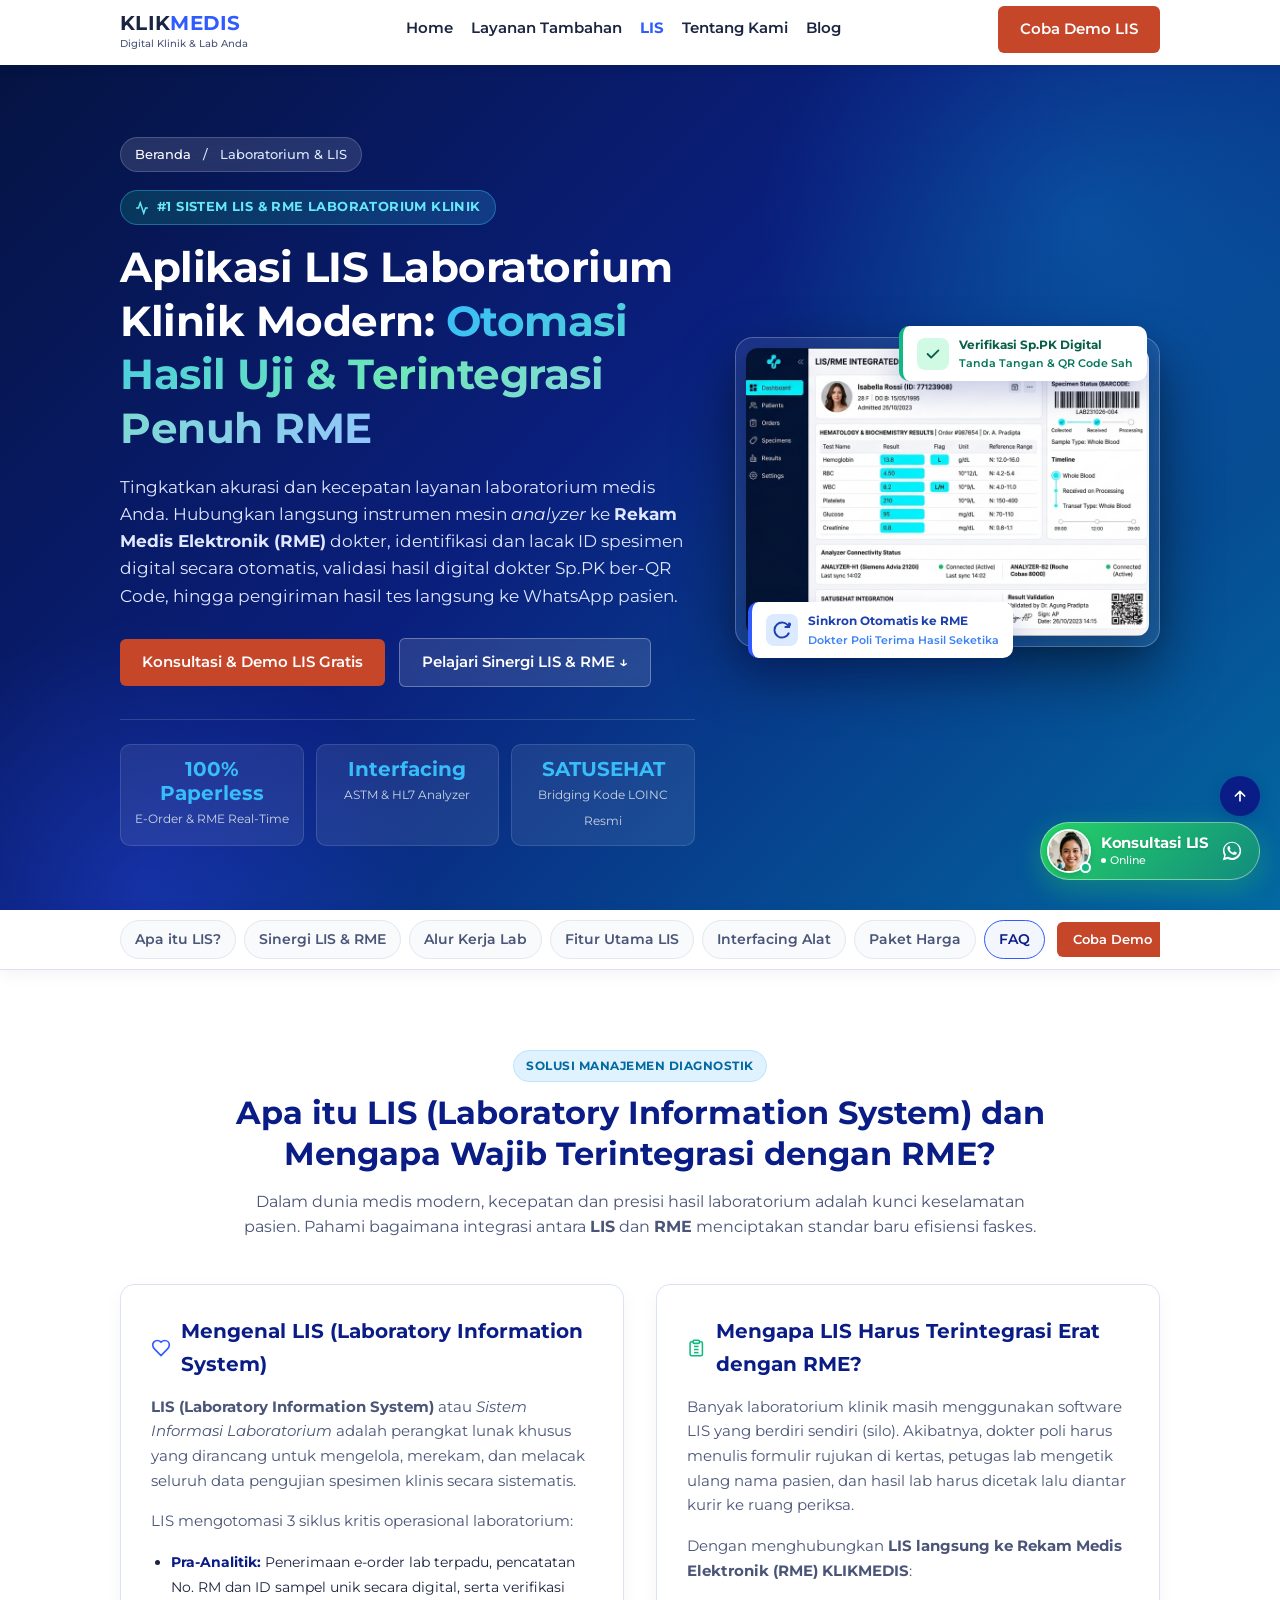
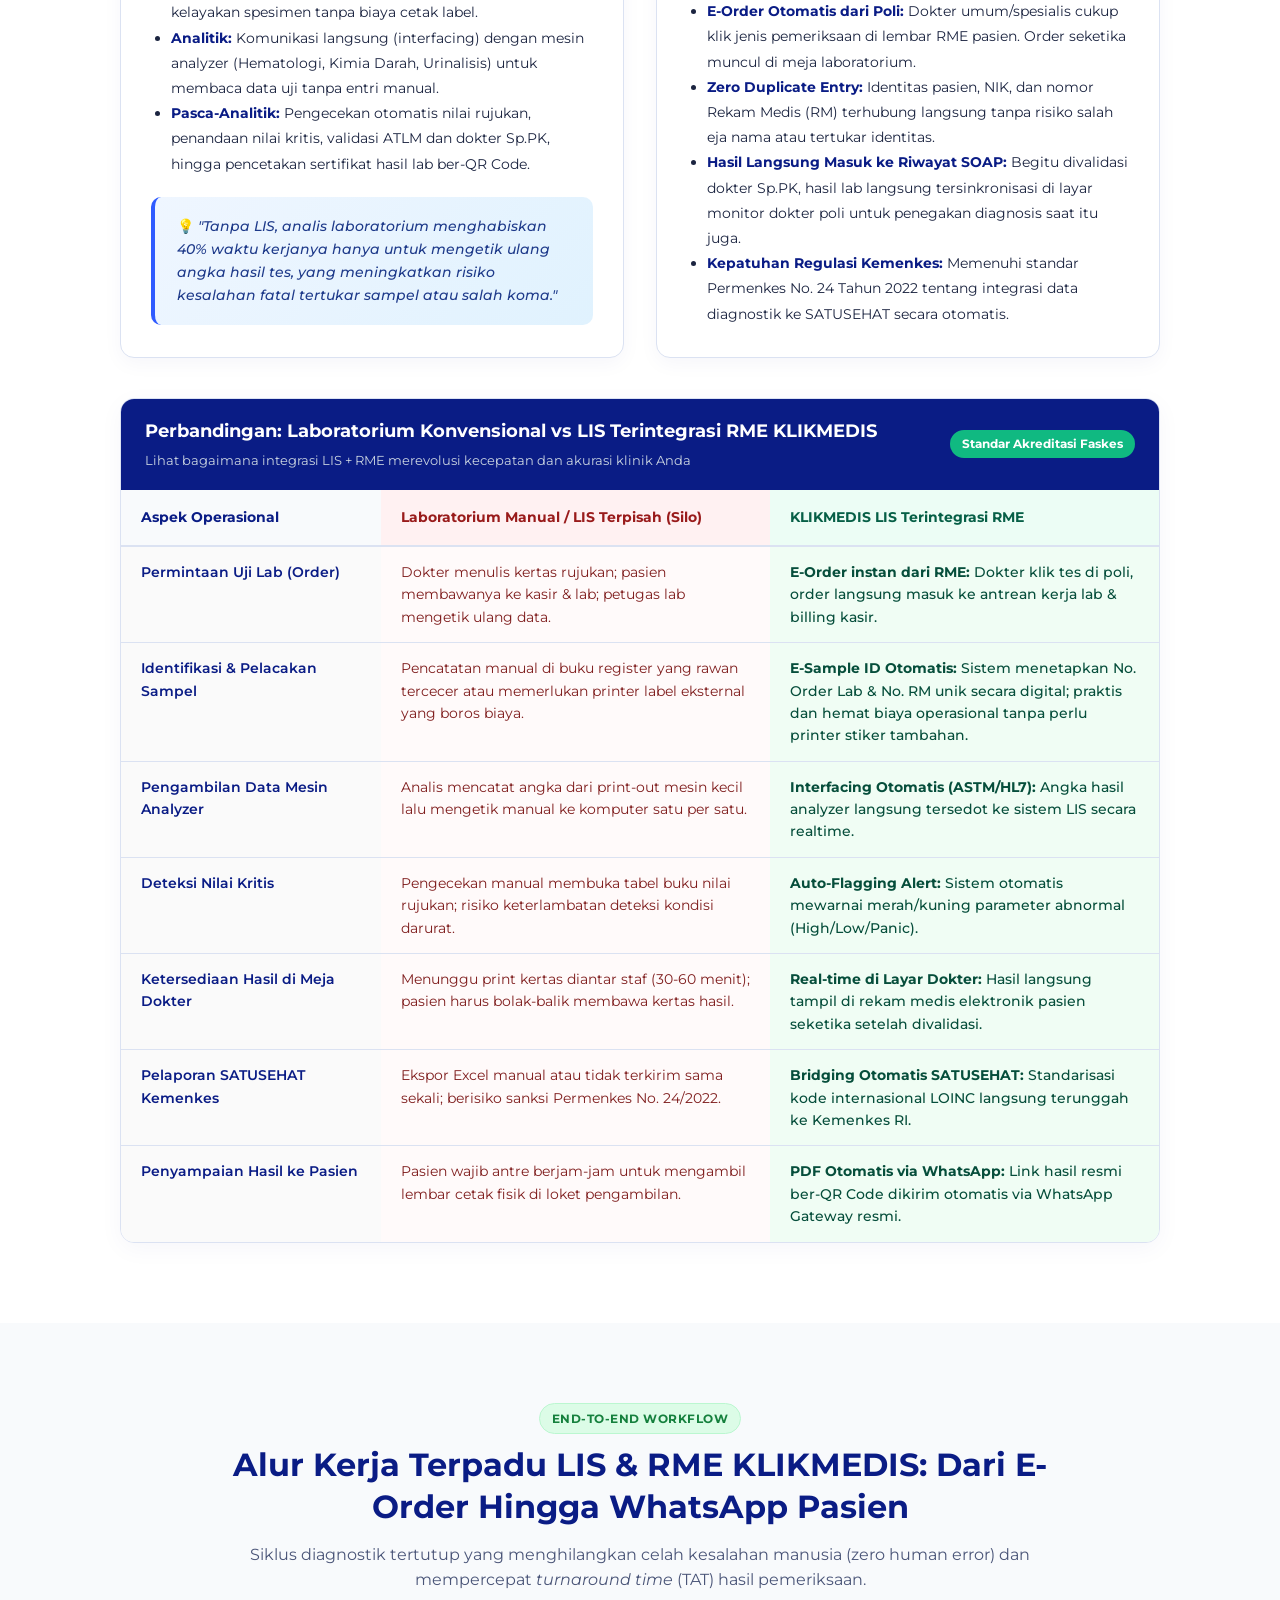
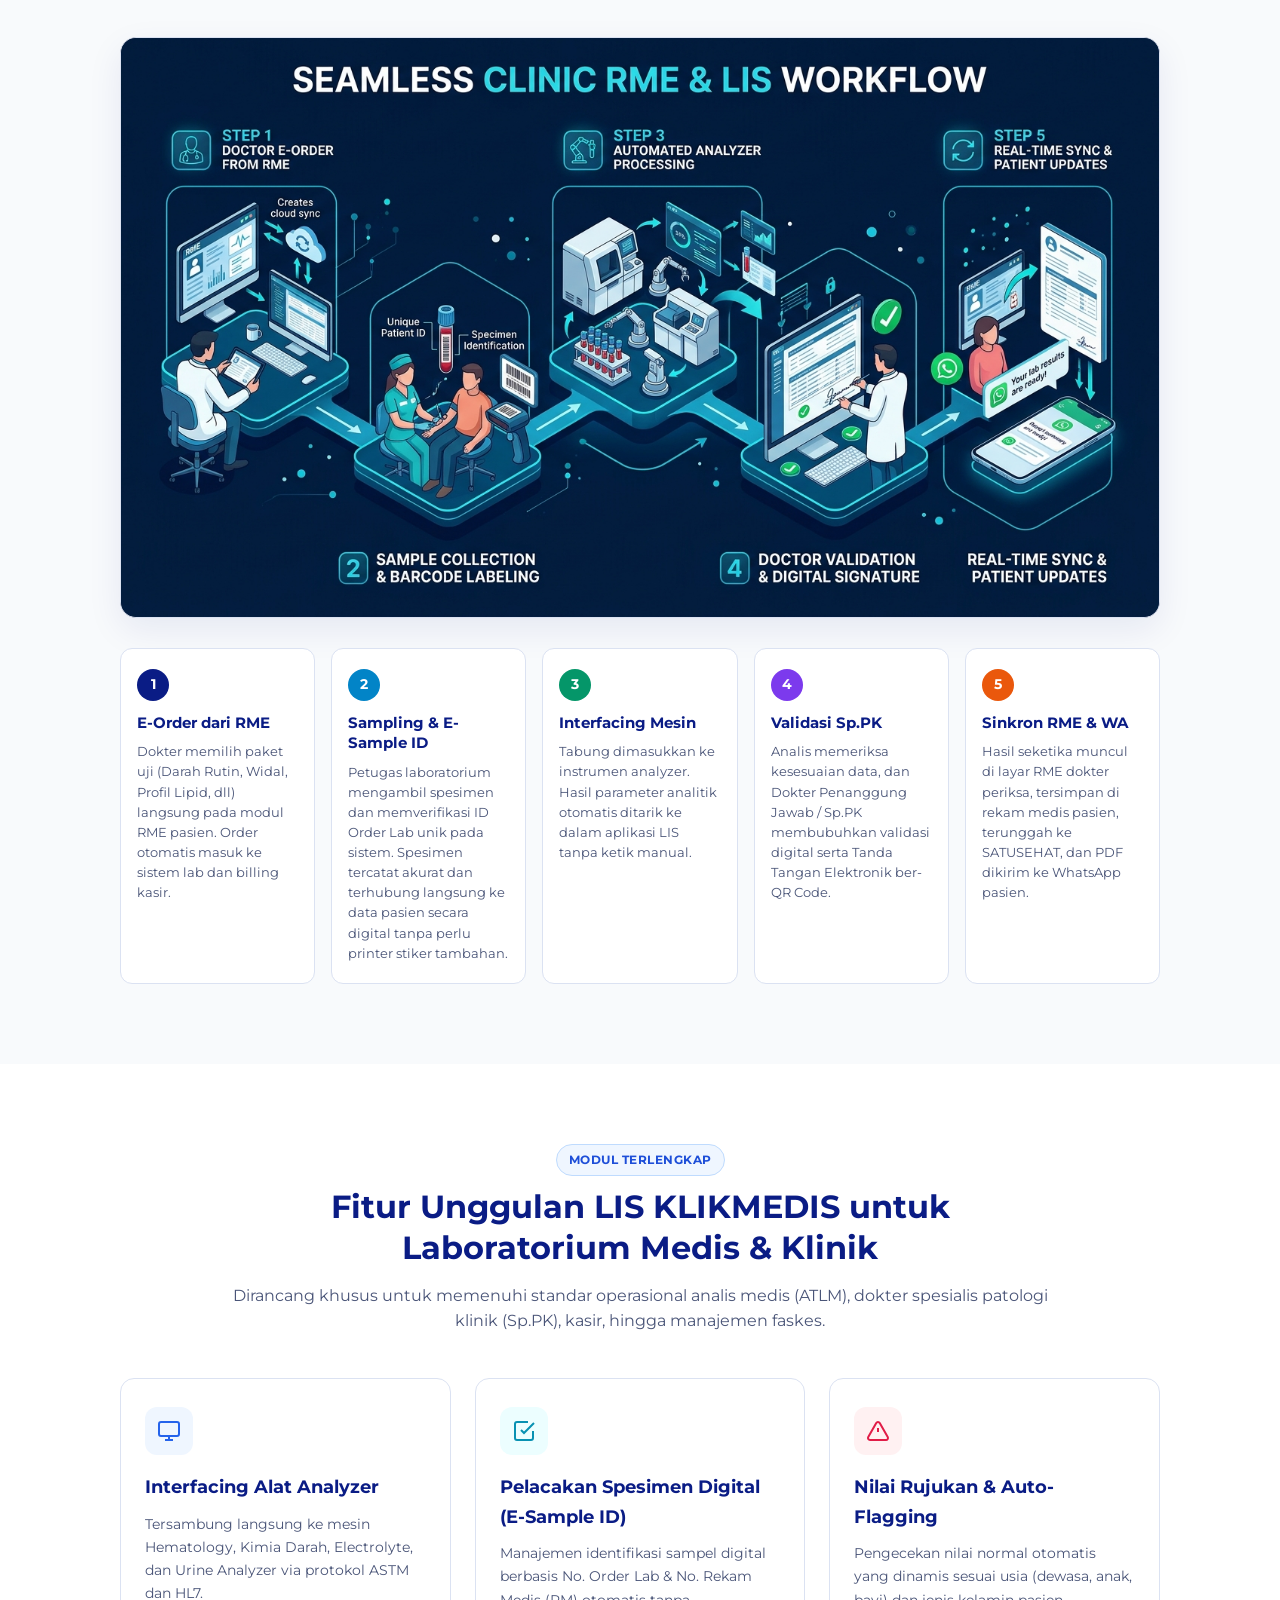
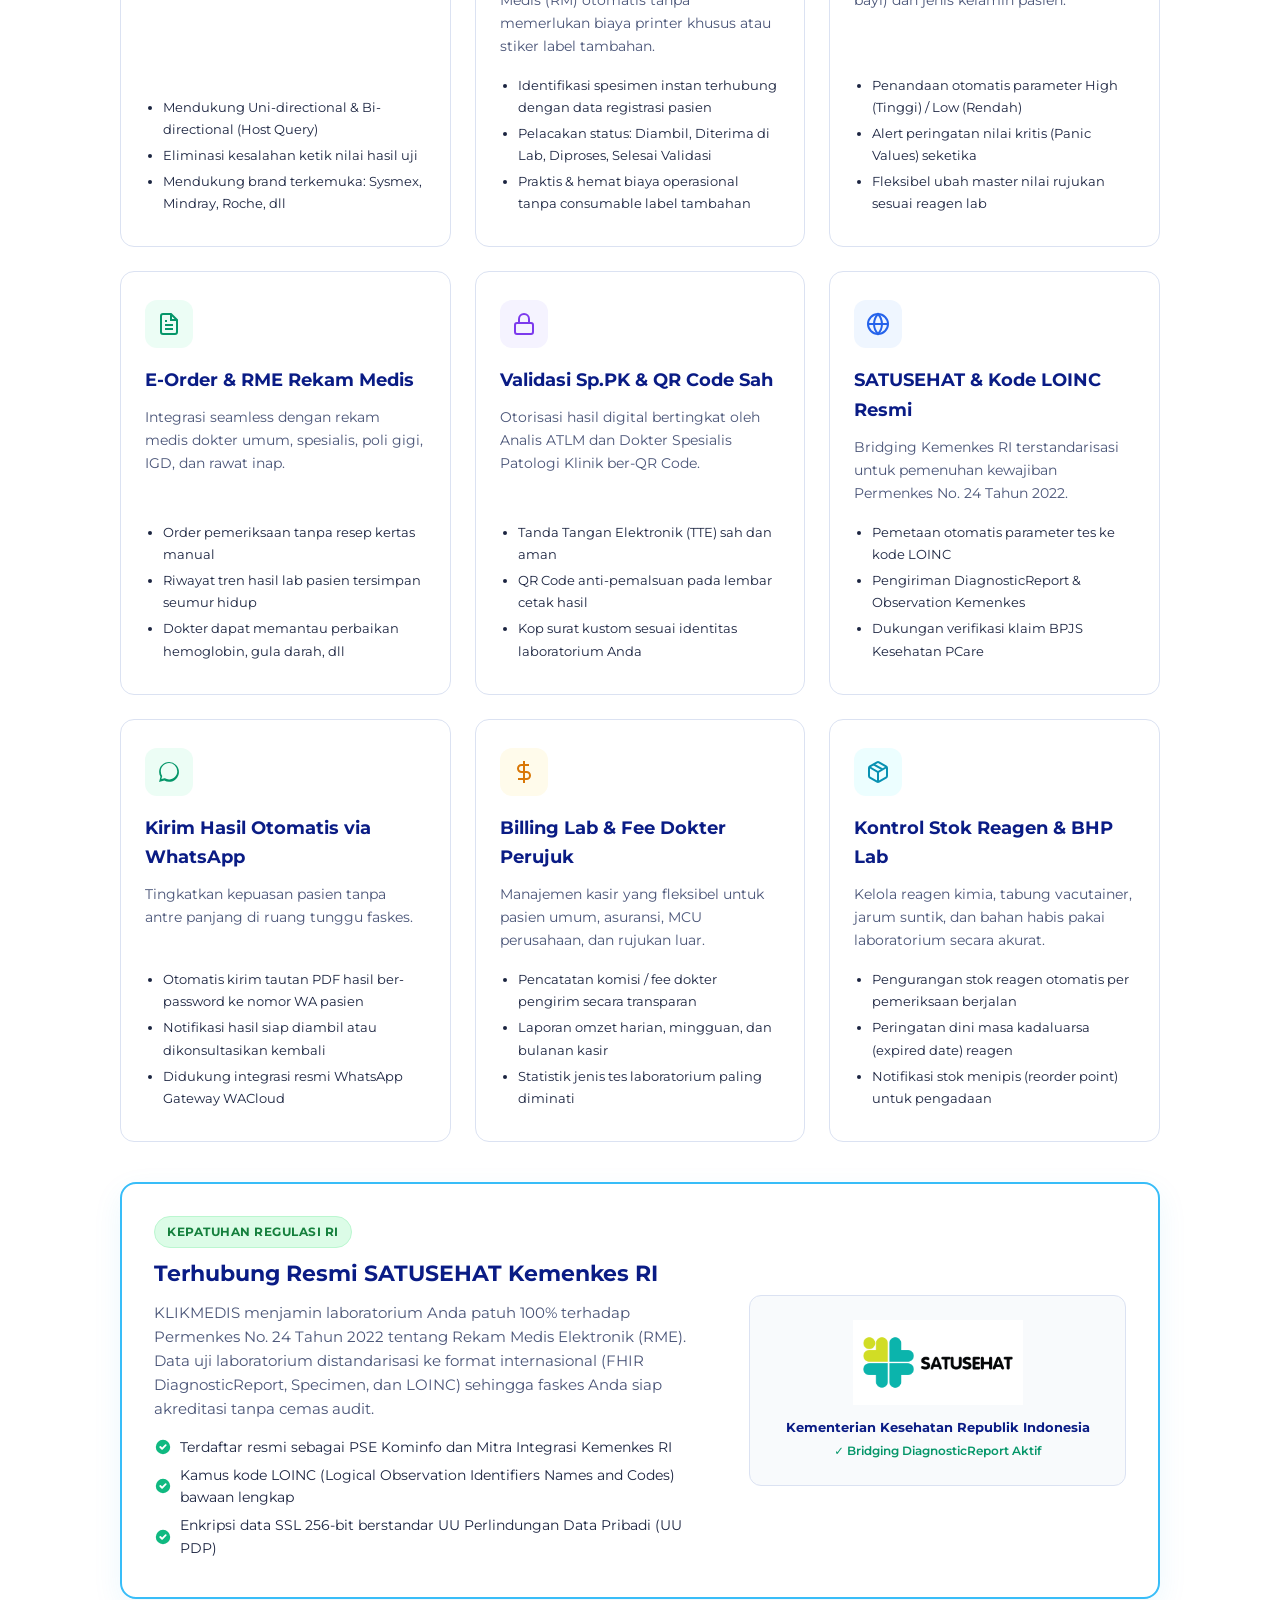
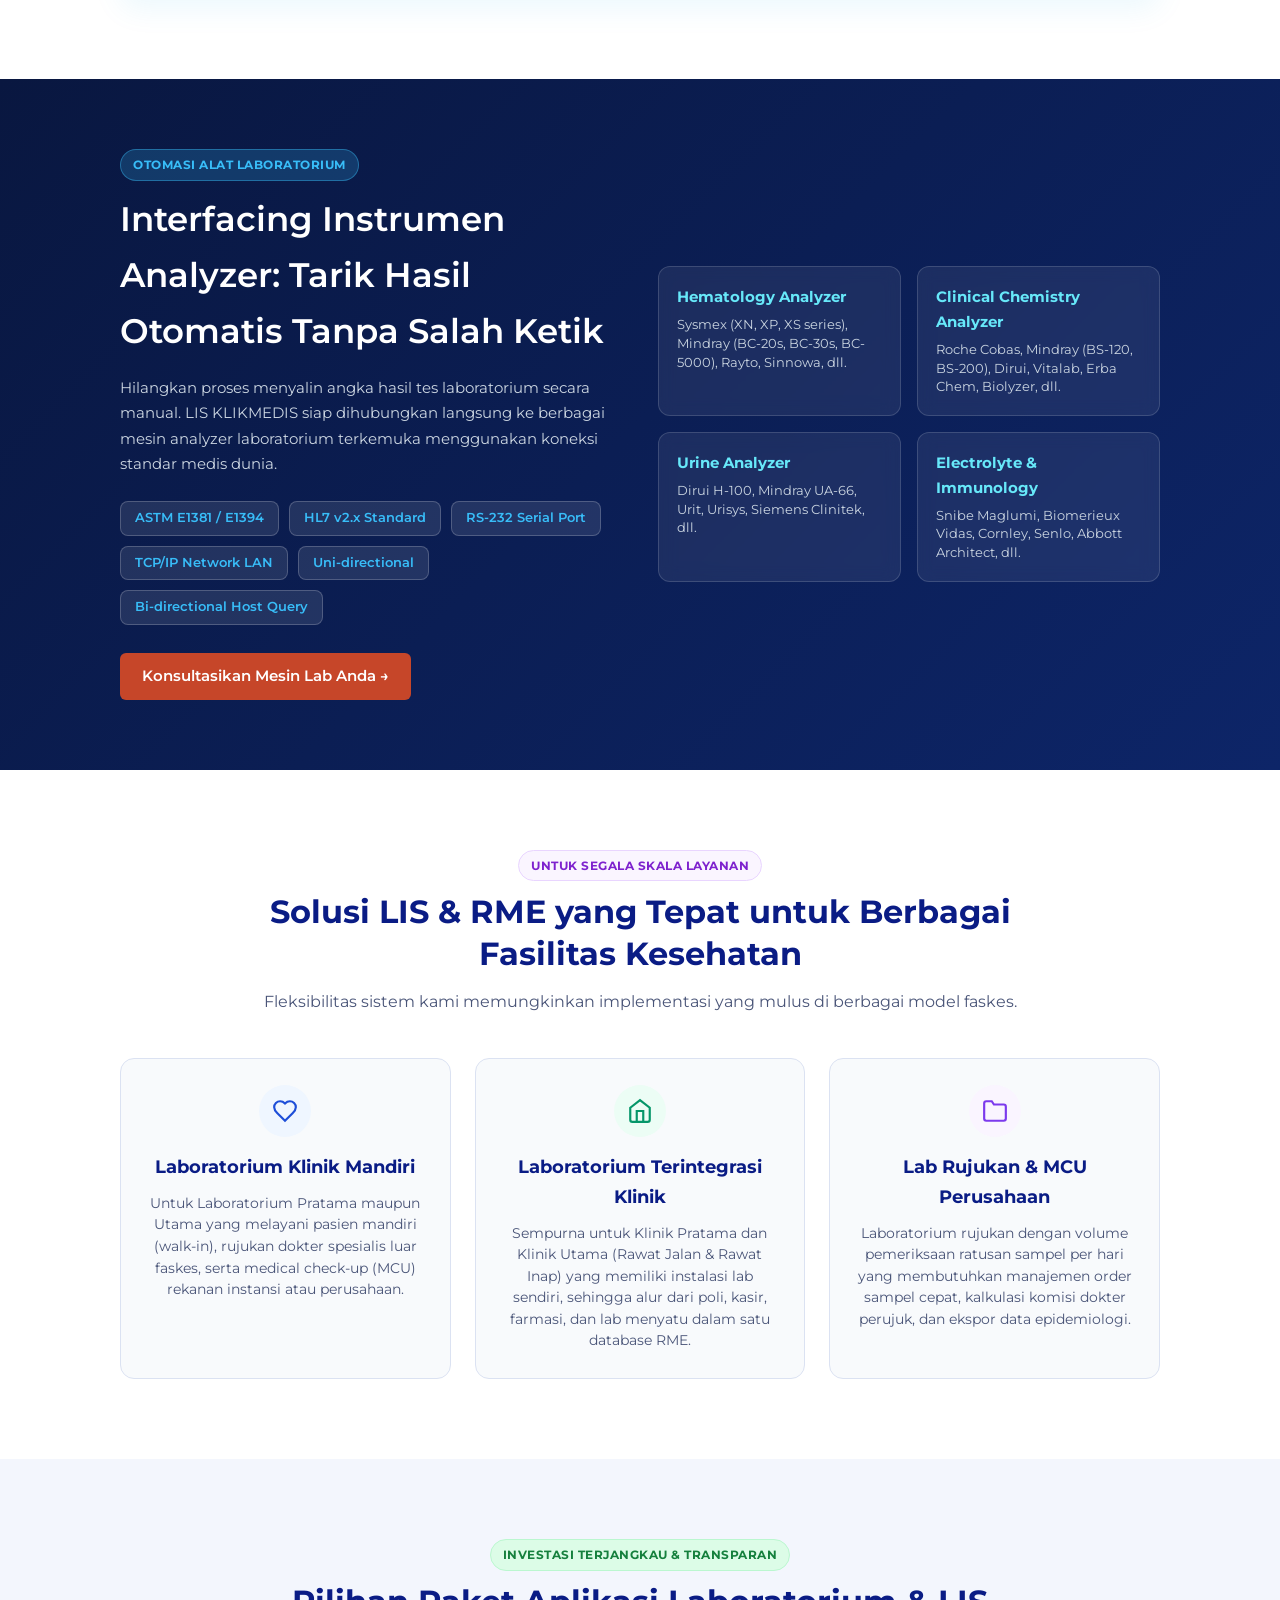
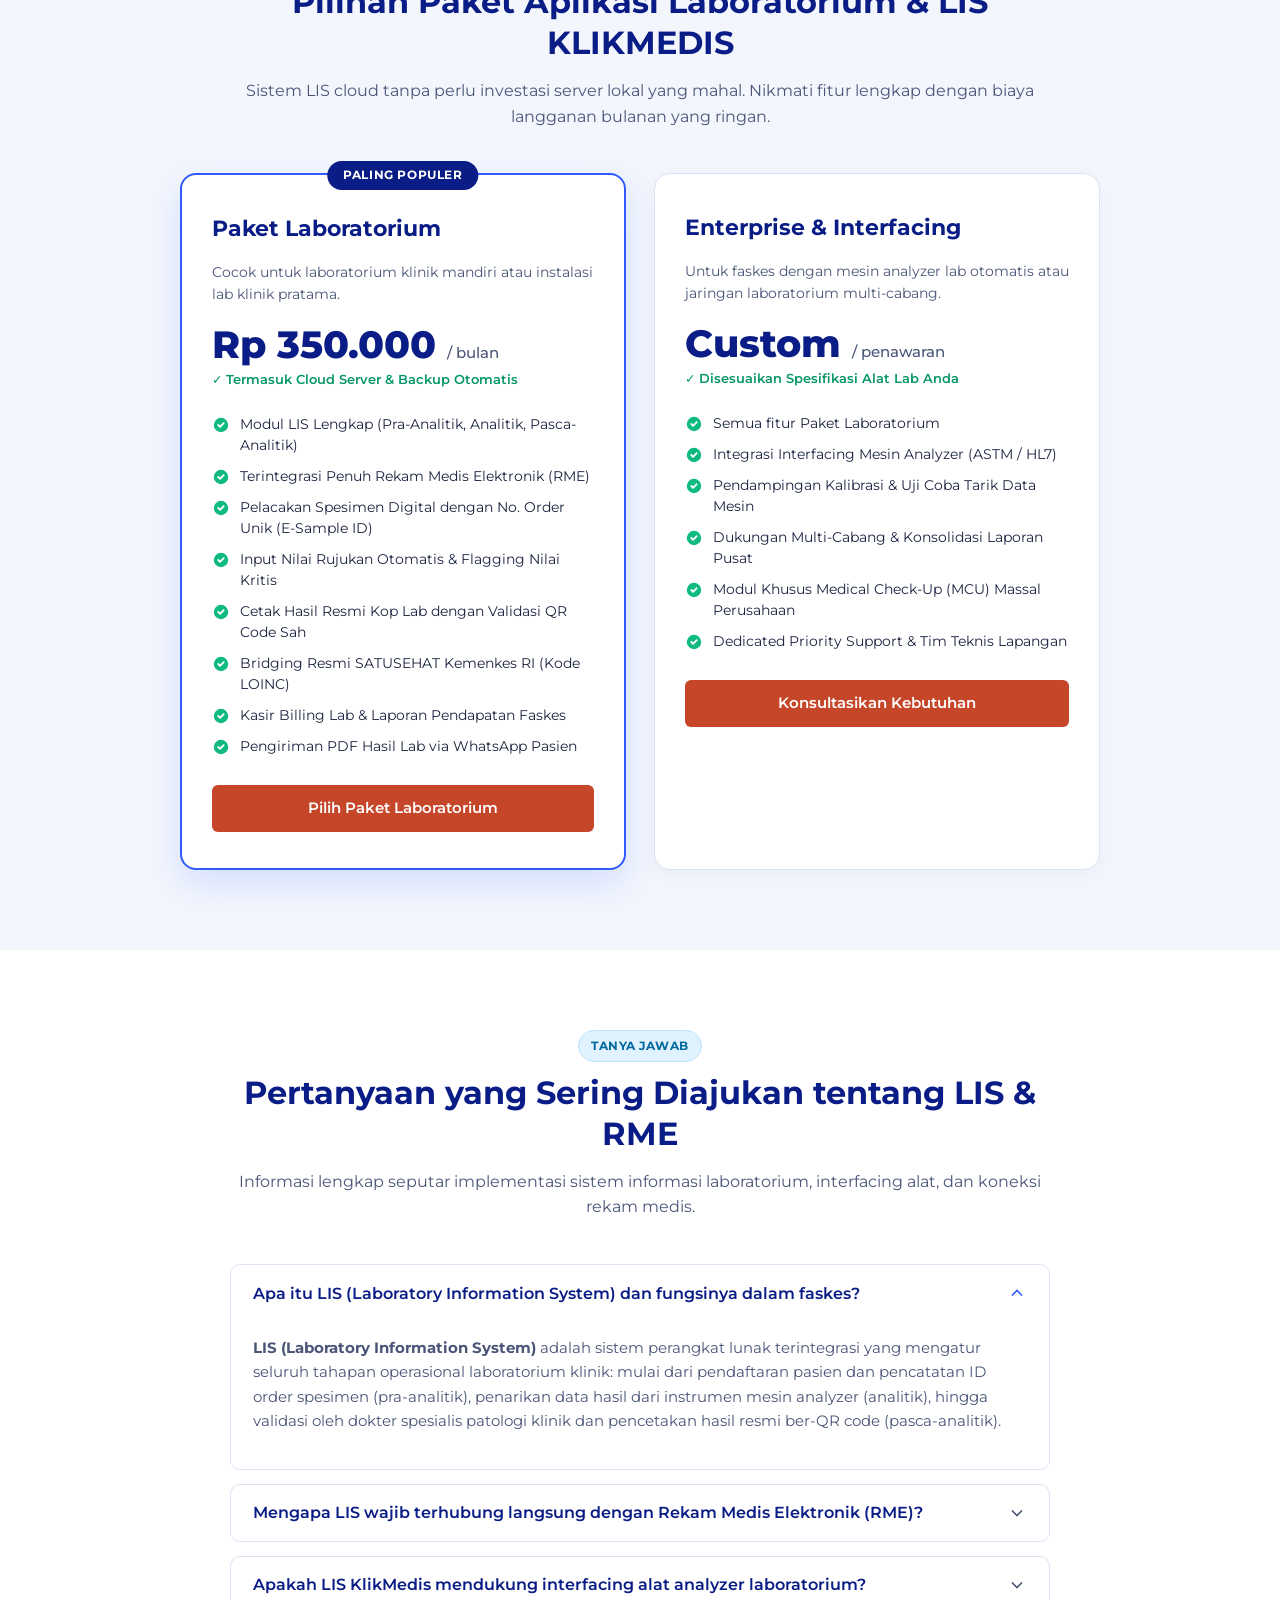
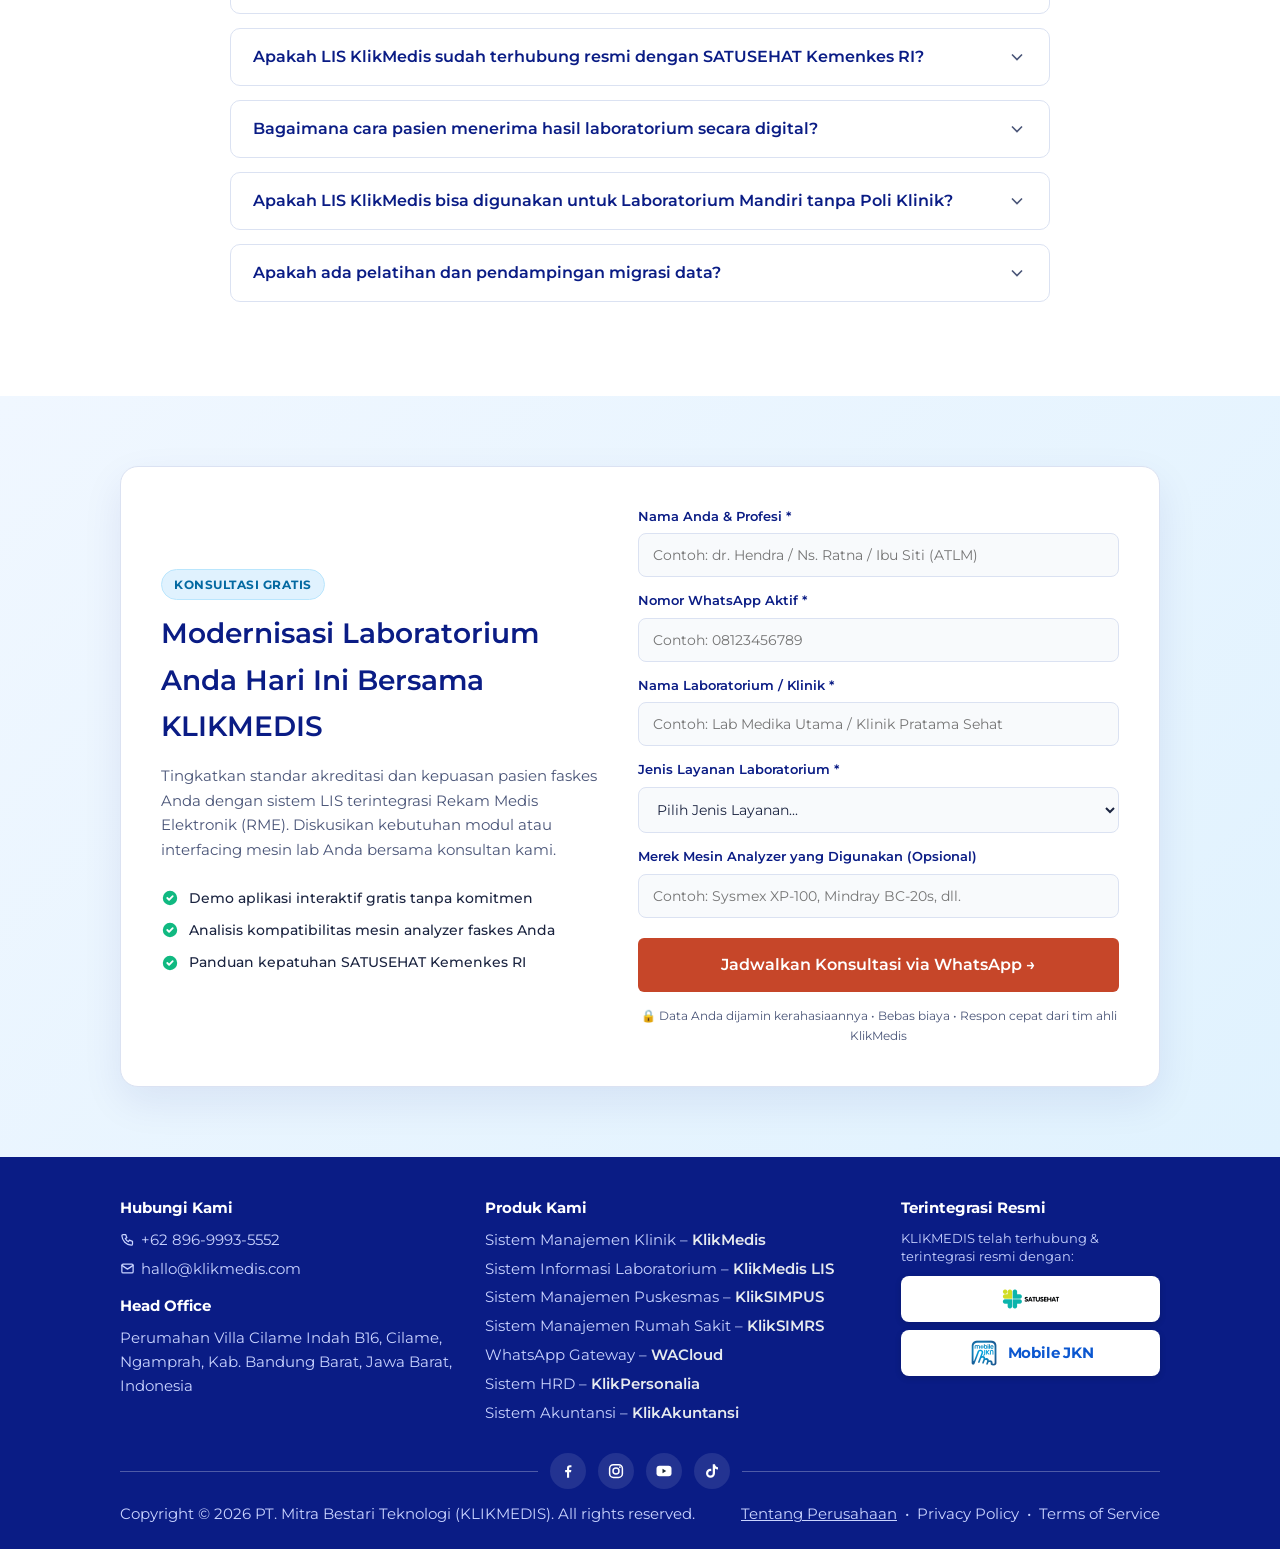
<file: laboratorium.html>
<!doctype html>
<html lang="id">

<head>
  <meta charset="utf-8" />
  <meta name="viewport" content="width=device-width, initial-scale=1, viewport-fit=cover" />
  <title>Aplikasi LIS &amp; Laboratorium Klinik Terintegrasi RME | SATUSEHAT &amp; BPJS – KLIKMEDIS</title>
  <meta name="title" content="Aplikasi LIS &amp; Laboratorium Klinik Terintegrasi RME | SATUSEHAT &amp; BPJS – KLIKMEDIS" />
  <meta name="description"
    content="Aplikasi LIS (Laboratory Information System) terbaik terintegrasi Rekam Medis Elektronik (RME) KlikMedis. Interfacing mesin analyzer otomatis, pelacakan spesimen digital dengan ID Order unik, validasi digital dokter Sp.PK, terhubung resmi SATUSEHAT Kemenkes &amp; kirim hasil via WhatsApp." />
  <meta name="keywords"
    content="LIS, RME, Aplikasi LIS, Laboratory Information System, Sistem Informasi Laboratorium, Rekam Medis Elektronik, RME Laboratorium, software laboratorium klinik, integrasi LIS dan RME, interfacing alat lab, hematology analyzer LIS, SATUSEHAT laboratorium, BPJS PCare lab, SIM Laboratorium, aplikasi lab klinik, pelacakan spesimen lab digital" />
  <meta name="author" content="KLIKMEDIS" />
  <meta name="robots" content="index, follow" />
  <meta name="language" content="Indonesian" />
  <meta name="revisit-after" content="7 days" />
  <meta name="theme-color" content="#0a1f7d" />
  <meta name="geo.region" content="ID-JB" />
  <meta name="geo.placename" content="Kabupaten Bandung Barat" />
  <meta name="geo.position" content="-6.8526;107.5135" />
  <meta name="ICBM" content="-6.8526, 107.5135" />

  <!-- Open Graph / Facebook / WhatsApp -->
  <meta property="og:type" content="website" />
  <meta property="og:locale" content="id_ID" />
  <meta property="og:site_name" content="KLIKMEDIS" />
  <meta property="og:url" content="https://klikmedis.com/laboratorium.html" />
  <meta property="og:title" content="Aplikasi LIS &amp; Laboratorium Klinik Terintegrasi RME | KLIKMEDIS" />
  <meta property="og:description"
    content="Sistem Informasi Laboratorium (LIS) terintegrasi penuh dengan Rekam Medis Elektronik (RME). Interfacing alat otomatis, identifikasi sampel digital terpadu, validasi dokter, dan bridging resmi SATUSEHAT Kemenkes." />
  <meta property="og:image" content="https://klikmedis.com/assets/images/lis-rme-dashboard.jpg" />
  <meta property="og:image:width" content="1200" />
  <meta property="og:image:height" content="675" />
  <meta property="og:image:alt" content="Aplikasi LIS dan RME Laboratorium Terintegrasi KLIKMEDIS" />

  <!-- Twitter Card -->
  <meta name="twitter:card" content="summary_large_image" />
  <meta name="twitter:url" content="https://klikmedis.com/laboratorium.html" />
  <meta name="twitter:title" content="Aplikasi LIS &amp; Laboratorium Klinik Terintegrasi RME | KLIKMEDIS" />
  <meta name="twitter:description"
    content="Otomasi alur laboratorium klinik dengan LIS modern terintegrasi RME. Hubungkan mesin analyzer, kelola order spesimen secara digital, dan kirim hasil ke WhatsApp pasien." />
  <meta name="twitter:image" content="https://klikmedis.com/assets/images/lis-rme-dashboard.jpg" />

  <!-- Canonical & Favicon -->
  <link rel="canonical" href="https://klikmedis.com/laboratorium.html" />
  <link rel="icon" type="image/x-icon" href="https://klikmedis.com/favicon_io/favicon.ico" />
  <link rel="shortcut icon" type="image/x-icon" href="https://klikmedis.com/favicon_io/favicon.ico" />
  <link rel="apple-touch-icon" href="https://app.kliksimpus.com/Primary-Logo-1.png" />

  <!-- JSON-LD Structured Data for SEO: SoftwareApplication, Breadcrumbs, and FAQ -->
  <script type="application/ld+json">
  {
    "@context": "https://schema.org",
    "@graph": [
      {
        "@type": "Organization",
        "name": "KLIKMEDIS",
        "url": "https://klikmedis.com",
        "logo": "https://app.kliksimpus.com/Primary-Logo-1.png",
        "email": "hallo@klikmedis.com",
        "telephone": "+6289699935552",
        "sameAs": [
          "https://www.instagram.com/klikmedis/",
          "https://www.facebook.com/RMEklikmedis/",
          "https://www.youtube.com/@Klikmedis-AplikasiKlinikDanPra",
          "https://www.tiktok.com/@klikmedis.id"
        ]
      },
      {
        "@type": "BreadcrumbList",
        "itemListElement": [
          {
            "@type": "ListItem",
            "position": 1,
            "name": "Beranda",
            "item": "https://klikmedis.com/"
          },
          {
            "@type": "ListItem",
            "position": 2,
            "name": "Laboratorium & LIS",
            "item": "https://klikmedis.com/laboratorium.html"
          }
        ]
      },
      {
        "@type": "SoftwareApplication",
        "name": "KLIKMEDIS LIS & RME Laboratorium",
        "applicationCategory": "HealthApplication",
        "operatingSystem": "Web, Cloud",
        "description": "Sistem Informasi Laboratorium (LIS - Laboratory Information System) berbasis cloud terintegrasi penuh dengan Rekam Medis Elektronik (RME), interfacing mesin analyzer, manajemen order spesimen digital terpadu, dan bridging SATUSEHAT Kemenkes.",
        "offers": {
          "@type": "Offer",
          "price": "350000",
          "priceCurrency": "IDR",
          "priceValidUntil": "2027-12-31",
          "description": "Langganan Paket Laboratorium per bulan"
        },
        "featureList": [
          "Laboratory Information System (LIS) Berbasis Cloud",
          "Integrasi Penuh Rekam Medis Elektronik (RME / EMR)",
          "Interfacing Mesin Analyzer Laboratorium (ASTM & HL7)",
          "Pelacakan Spesimen Digital dengan No. Order Unik (E-Sample ID)",
          "Pengecekan Nilai Normal Rujukan Otomatis & Auto-flagging Kritis",
          "Validasi Hasil Dokter Sp.PK dengan Tanda Tangan Digital & QR Code",
          "Bridging Resmi SATUSEHAT Kemenkes RI Standar LOINC",
          "Kirim Hasil Lab PDF Otomatis via WhatsApp ke Pasien",
          "Billing Kasir Lab & Rekap Komisi Dokter Perujuk"
        ]
      },
      {
        "@type": "FAQPage",
        "mainEntity": [
          {
            "@type": "Question",
            "name": "Apa itu LIS (Laboratory Information System) dan fungsinya dalam laboratorium klinik?",
            "acceptedAnswer": {
              "@type": "Answer",
              "text": "LIS (Laboratory Information System) adalah perangkat lunak medis yang secara khusus mengelola seluruh siklus pengujian spesimen laboratorium diagnostik—mulai dari tahap pra-analitik (pendaftaran pasien, order tes, pencatatan identitas spesimen digital), tahap analitik (interfacing mesin analyzer dan pembacaan parameter darah/urin), hingga tahap pasca-analitik (verifikasi analis ATLM, otorisasi dokter spesialis patologi klinik, cetak hasil resmi, dan pengiriman hasil ke pasien)."
            }
          },
          {
            "@type": "Question",
            "name": "Mengapa LIS wajib terintegrasi dengan RME (Rekam Medis Elektronik)?",
            "acceptedAnswer": {
              "@type": "Answer",
              "text": "Integrasi LIS dan RME menghilangkan 'data silo' atau pemisahan data pasien. Tanpa integrasi, staf lab harus mengetik ulang nama dan tes pasien secara manual (rentan salah input atau salah sampel), dan dokter poli harus menunggu lembar hasil kertas. Dengan integrasi LIS & RME KlikMedis, dokter membuat E-Order langsung di RME, petugas lab memprosesnya seketika, dan begitu hasil divalidasi, parameter lab langsung masuk otomatis ke riwayat SOAP Rekam Medis Elektronik pasien tanpa jeda."
            }
          },
          {
            "@type": "Question",
            "name": "Apakah LIS KlikMedis mendukung interfacing alat analyzer laboratorium?",
            "acceptedAnswer": {
              "@type": "Answer",
              "text": "Ya. LIS KlikMedis mendukung interfacing ke berbagai instrumen mesin laboratorium seperti Hematology Analyzer, Chemistry Analyzer, Urine Analyzer, dan Electrolyte Analyzer melalui protokol standar industri medis seperti ASTM E1381/E1394, HL7 v2.x, RS-232 serial port, maupun koneksi TCP/IP LAN. Hasil pemeriksaan langsung terserap otomatis ke sistem tanpa ketik manual."
            }
          },
          {
            "@type": "Question",
            "name": "Apakah LIS KlikMedis sudah terhubung resmi dengan SATUSEHAT Kemenkes RI?",
            "acceptedAnswer": {
              "@type": "Answer",
              "text": "Ya, KLIKMEDIS telah terintegrasi resmi dengan SATUSEHAT Kemenkes RI sesuai amanat Permenkes No. 24 Tahun 2022. Seluruh data hasil pemeriksaan laboratorium distandarisasi menggunakan terminologi medis internasional LOINC (Logical Observation Identifiers Names and Codes) dan SNOMED CT untuk diunggah secara aman ke platform SATUSEHAT."
            }
          },
          {
            "@type": "Question",
            "name": "Bagaimana cara pasien menerima lembar hasil laboratorium secara digital?",
            "acceptedAnswer": {
              "@type": "Answer",
              "text": "Begitu dokter penanggung jawab laboratorium memvalidasi hasil pemeriksaan, sistem LIS KlikMedis dapat secara otomatis mengirimkan pesan WhatsApp resmi berisi tautan aman untuk mengunduh lembar hasil laboratorium berformat PDF. Lembar hasil dilengkapi kop faskes resmi, grafik/tabel nilai rujukan, dan QR Code verifikasi keaslian dokumen."
            }
          },
          {
            "@type": "Question",
            "name": "Apakah sistem LIS ini bisa digunakan untuk laboratorium klinik mandiri?",
            "acceptedAnswer": {
              "@type": "Answer",
              "text": "Bisa. LIS KlikMedis dirancang fleksibel untuk digunakan baik oleh Laboratorium Klinik Mandiri (Pratama maupun Utama) yang menerima pasien walk-in dan rujukan dokter luar, maupun laboratorium yang menjadi bagian integral dari Klinik Pratama, Klinik Utama, atau Rumah Sakit."
            }
          },
          {
            "@type": "Question",
            "name": "Berapa biaya langganan LIS Laboratorium KlikMedis?",
            "acceptedAnswer": {
              "@type": "Answer",
              "text": "Paket Laboratorium KlikMedis dibanderol sangat terjangkau yaitu Rp 350.000 / bulan dengan fitur LIS lengkap berbasis cloud, integrasi RME, manajemen spesimen digital terpadu, laporan pendapatan, dan bridging SATUSEHAT Kemenkes tanpa biaya tersembunyi. Layanan konsultasi awal dan demo aplikasi disediakan gratis."
            }
          }
        ]
      }
    ]
  }
  </script>

  <!-- Google Fonts -->
  <link rel="preconnect" href="https://fonts.googleapis.com" />
  <link rel="preconnect" href="https://fonts.gstatic.com" crossorigin />
  <link href="https://fonts.googleapis.com/css2?family=Montserrat:wght@400;500;600;700;800&display=swap" rel="stylesheet" />

  <!-- Stylesheets -->
  <link rel="stylesheet" href="assets/css/style.css" />
  <link rel="stylesheet" href="assets/css/laboratorium.css" />
</head>

<body>
  <!-- HEADER & NAVIGATION -->
  <header>
    <div class="w">
      <div class="nav">
        <a class="logo" href="index.html#home" aria-label="KLIKMEDIS">
          <img class="limg" src="https://app.kliksimpus.com/Primary-Logo-1.png" alt="KLIKMEDIS" onerror="
              this.parentNode.classList.add('nolg');
              this.remove();
            " />
          <span class="ltx">KLIK<b>MEDIS</b><small>Digital Klinik &amp; Lab Anda</small></span>
        </a>
        <ul id="navMenu">
          <li><a href="index.html#home">Home</a></li>
          <li><a href="addons.html">Layanan Tambahan</a></li>
          <li class="active"><a href="laboratorium.html" style="color: var(--ac); font-weight: 700;">LIS</a></li>
          <li><a href="tentang-kami.html">Tentang Kami</a></li>
          <li><a href="https://klikmedis.com/blog/" target="_blank" rel="noopener">Blog</a></li>
        </ul>
        <div class="nav-right">
          <a class="btn nav-cta" href="#konsultasi-lab"
            data-msg="Halo KLIKMEDIS, saya ingin konsultasi dan coba demo Aplikasi LIS &amp; RME Laboratorium.">Coba Demo LIS</a>
          <button class="nav-toggle" id="navToggle" aria-label="Buka Menu Navigasi" aria-expanded="false" type="button">
            <span class="bar"></span>
            <span class="bar"></span>
            <span class="bar"></span>
          </button>
        </div>
      </div>
    </div>
  </header>

  <main>
    <!-- HERO SECTION -->
    <section class="lab-hero" id="hero-lab">
      <div class="w">
        <div class="lab-hero-grid">
          <div class="lab-hero-content">
            <div class="lab-breadcrumb">
              <a href="index.html">Beranda</a> &nbsp;/&nbsp; <span>Laboratorium &amp; LIS</span>
            </div>
            <div class="lab-hero-badge">
              <svg width="14" height="14" viewBox="0 0 24 24" fill="none" stroke="currentColor" stroke-width="2.5"><path d="M22 12h-4l-3 9L9 3l-3 9H2"/></svg>
              #1 Sistem LIS &amp; RME Laboratorium Klinik
            </div>
            <h1>
              Aplikasi LIS Laboratorium Klinik Modern: <span class="gradient-text">Otomasi Hasil Uji &amp; Terintegrasi Penuh RME</span>
            </h1>
            <p class="hero-desc">
              Tingkatkan akurasi dan kecepatan layanan laboratorium medis Anda. Hubungkan langsung instrumen mesin <em>analyzer</em> ke <strong>Rekam Medis Elektronik (RME)</strong> dokter, identifikasi dan lacak ID spesimen digital secara otomatis, validasi hasil digital dokter Sp.PK ber-QR Code, hingga pengiriman hasil tes langsung ke WhatsApp pasien.
            </p>
            <div class="lab-hero-ctas">
              <a class="btn" href="#konsultasi-lab"
                data-msg="Halo KLIKMEDIS, saya ingin konsultasi sistem LIS Laboratorium yang terintegrasi RME.">
                Konsultasi &amp; Demo LIS Gratis
              </a>
              <a class="lab-btn-outline" href="#sinergi-rme">Pelajari Sinergi LIS &amp; RME &darr;</a>
            </div>

            <div class="lab-hero-stats">
              <div class="lab-stat-box">
                <b>100% Paperless</b>
                <span>E-Order &amp; RME Real-Time</span>
              </div>
              <div class="lab-stat-box">
                <b>Interfacing</b>
                <span>ASTM &amp; HL7 Analyzer</span>
              </div>
              <div class="lab-stat-box">
                <b>SATUSEHAT</b>
                <span>Bridging Kode LOINC Resmi</span>
              </div>
            </div>
          </div>

          <div class="lab-hero-visual">
            <div class="lab-visual-frame">
              <img src="assets/images/lis-rme-dashboard.jpg" alt="Dashboard Aplikasi LIS dan RME Laboratorium KLIKMEDIS" loading="eager" />
              
              <!-- Floating Highlights -->
              <div class="lab-float-badge top-right">
                <div class="lab-badge-icon icon-success">
                  <svg width="18" height="18" viewBox="0 0 20 20" fill="currentColor"><path fill-rule="evenodd" d="M16.707 5.293a1 1 0 010 1.414l-8 8a1 1 0 01-1.414 0l-4-4a1 1 0 011.414-1.414L8 12.586l7.293-7.293a1 1 0 011.414 0z" clip-rule="evenodd"/></svg>
                </div>
                <div>
                  <div style="font-weight: 700; color: #065f46;">Verifikasi Sp.PK Digital</div>
                  <div style="font-size: 11px; color: #047857;">Tanda Tangan &amp; QR Code Sah</div>
                </div>
              </div>

              <div class="lab-float-badge bottom-left">
                <div class="lab-badge-icon icon-blue">
                  <svg width="18" height="18" viewBox="0 0 24 24" fill="none" stroke="currentColor" stroke-width="2.5"><path d="M21.5 2v6h-6M21.34 15.57a10 10 0 1 1-.57-8.38l5.67-5.67"/></svg>
                </div>
                <div>
                  <div style="font-weight: 700; color: #1e40af;">Sinkron Otomatis ke RME</div>
                  <div style="font-size: 11px; color: #3b82f6;">Dokter Poli Terima Hasil Seketika</div>
                </div>
              </div>
            </div>
          </div>
        </div>
      </div>
    </section>

    <!-- STICKY SUBNAV BAR -->
    <div class="lab-subnav-bar">
      <div class="w">
        <div class="lab-subnav-container">
          <div class="lab-subnav-links">
            <a class="lab-subnav-link" href="#apa-itu-lis">Apa itu LIS?</a>
            <a class="lab-subnav-link" href="#sinergi-rme">Sinergi LIS &amp; RME</a>
            <a class="lab-subnav-link" href="#alur-kerja">Alur Kerja Lab</a>
            <a class="lab-subnav-link" href="#fitur-lab">Fitur Utama LIS</a>
            <a class="lab-subnav-link" href="#interfacing">Interfacing Alat</a>
            <a class="lab-subnav-link" href="#harga">Paket Harga</a>
            <a class="lab-subnav-link" href="#faq">FAQ</a>
          </div>
          <a class="btn pbtn" href="#konsultasi-lab" style="padding: 7px 16px; font-size: 13px;" data-plan="Paket Laboratorium LIS" data-price="Rp 350.000 / bulan">Coba Demo</a>
        </div>
      </div>
    </div>

    <!-- EDUCATONAL SEO SECTION: APA ITU LIS & MENGAPA WAJIB TERINTEGRASI RME -->
    <section id="apa-itu-lis" style="padding: 80px 0;">
      <div class="w">
        <div class="lab-section-header">
          <span class="lab-tag tag-cyan">Solusi Manajemen Diagnostik</span>
          <h2 class="lab-section-title">Apa itu LIS (Laboratory Information System) dan Mengapa Wajib Terintegrasi dengan RME?</h2>
          <p class="lab-section-desc">
            Dalam dunia medis modern, kecepatan dan presisi hasil laboratorium adalah kunci keselamatan pasien. Pahami bagaimana integrasi antara <strong>LIS</strong> dan <strong>RME</strong> menciptakan standar baru efisiensi faskes.
          </p>
        </div>

        <div class="lab-edu-grid">
          <!-- Kolom 1: Apa itu LIS -->
          <article class="lab-edu-card">
            <h3>
              <svg width="24" height="24" viewBox="0 0 24 24" fill="none" stroke="var(--ac)" stroke-width="2"><path d="M19 14c1.49-1.46 3-3.21 3-5.5A5.5 5.5 0 0 0 16.5 3c-1.76 0-3 .5-4.5 2-1.5-1.5-2.74-2-4.5-2A5.5 5.5 0 0 0 2 8.5c0 2.3 1.5 4.05 3 5.5l7 7Z"/></svg>
              Mengenal LIS (Laboratory Information System)
            </h3>
            <p>
              <strong>LIS (Laboratory Information System)</strong> atau <em>Sistem Informasi Laboratorium</em> adalah perangkat lunak khusus yang dirancang untuk mengelola, merekam, dan melacak seluruh data pengujian spesimen klinis secara sistematis.
            </p>
            <p>
              LIS mengotomasi 3 siklus kritis operasional laboratorium:
            </p>
            <ul>
              <li><strong>Pra-Analitik:</strong> Penerimaan e-order lab terpadu, pencatatan No. RM dan ID sampel unik secara digital, serta verifikasi kelayakan spesimen tanpa biaya cetak label.</li>
              <li><strong>Analitik:</strong> Komunikasi langsung (interfacing) dengan mesin analyzer (Hematologi, Kimia Darah, Urinalisis) untuk membaca data uji tanpa entri manual.</li>
              <li><strong>Pasca-Analitik:</strong> Pengecekan otomatis nilai rujukan, penandaan nilai kritis, validasi ATLM dan dokter Sp.PK, hingga pencetakan sertifikat hasil lab ber-QR Code.</li>
            </ul>
            <div class="lab-highlight-quote">
              💡 <em>"Tanpa LIS, analis laboratorium menghabiskan 40% waktu kerjanya hanya untuk mengetik ulang angka hasil tes, yang meningkatkan risiko kesalahan fatal tertukar sampel atau salah koma."</em>
            </div>
          </article>

          <!-- Kolom 2: Mengapa Wajib Terintegrasi RME -->
          <article class="lab-edu-card">
            <h3>
              <svg width="24" height="24" viewBox="0 0 24 24" fill="none" stroke="#10b981" stroke-width="2"><path d="M16 4h2a2 2 0 0 1 2 2v14a2 2 0 0 1-2 2H6a2 2 0 0 1-2-2V6a2 2 0 0 1 2-2h2"/><rect x="8" y="2" width="8" height="4" rx="1" ry="1"/><path d="M9 14h6"/><path d="M9 18h6"/><path d="M9 10h6"/></svg>
              Mengapa LIS Harus Terintegrasi Erat dengan RME?
            </h3>
            <p>
              Banyak laboratorium klinik masih menggunakan software LIS yang berdiri sendiri (silo). Akibatnya, dokter poli harus menulis formulir rujukan di kertas, petugas lab mengetik ulang nama pasien, dan hasil lab harus dicetak lalu diantar kurir ke ruang periksa.
            </p>
            <p>
              Dengan menghubungkan <strong>LIS langsung ke Rekam Medis Elektronik (RME) KLIKMEDIS</strong>:
            </p>
            <ul>
              <li><strong>E-Order Otomatis dari Poli:</strong> Dokter umum/spesialis cukup klik jenis pemeriksaan di lembar RME pasien. Order seketika muncul di meja laboratorium.</li>
              <li><strong>Zero Duplicate Entry:</strong> Identitas pasien, NIK, dan nomor Rekam Medis (RM) terhubung langsung tanpa risiko salah eja nama atau tertukar identitas.</li>
              <li><strong>Hasil Langsung Masuk ke Riwayat SOAP:</strong> Begitu divalidasi dokter Sp.PK, hasil lab langsung tersinkronisasi di layar monitor dokter poli untuk penegakan diagnosis saat itu juga.</li>
              <li><strong>Kepatuhan Regulasi Kemenkes:</strong> Memenuhi standar Permenkes No. 24 Tahun 2022 tentang integrasi data diagnostik ke SATUSEHAT secara otomatis.</li>
            </ul>
          </article>
        </div>

        <!-- TABEL PERBANDINGAN METODE KONVENSIONAL VS KLIKMEDIS LIS+RME -->
        <div id="sinergi-rme" class="lab-compare-wrap">
          <div style="background: var(--navy); color: #fff; padding: 18px 24px; display: flex; align-items: center; justify-content: space-between; flex-wrap: wrap; gap: 10px;">
            <div>
              <h3 style="margin: 0; font-size: 18px; color: #fff;">Perbandingan: Laboratorium Konvensional vs LIS Terintegrasi RME KLIKMEDIS</h3>
              <p style="margin: 4px 0 0; font-size: 13px; color: #cbd5e1;">Lihat bagaimana integrasi LIS + RME merevolusi kecepatan dan akurasi klinik Anda</p>
            </div>
            <span style="background: #10b981; color: #fff; padding: 4px 12px; border-radius: 20px; font-size: 12px; font-weight: 700;">Standar Akreditasi Faskes</span>
          </div>

          <table class="lab-compare-table">
            <thead>
              <tr>
                <th class="col-param">Aspek Operasional</th>
                <th class="col-old">Laboratorium Manual / LIS Terpisah (Silo)</th>
                <th class="col-new">KLIKMEDIS LIS Terintegrasi RME</th>
              </tr>
            </thead>
            <tbody>
              <tr>
                <td class="param">Permintaan Uji Lab (Order)</td>
                <td class="old-val">Dokter menulis kertas rujukan; pasien membawanya ke kasir &amp; lab; petugas lab mengetik ulang data.</td>
                <td class="new-val"><strong>E-Order instan dari RME:</strong> Dokter klik tes di poli, order langsung masuk ke antrean kerja lab &amp; billing kasir.</td>
              </tr>
              <tr>
                <td class="param">Identifikasi &amp; Pelacakan Sampel</td>
                <td class="old-val">Pencatatan manual di buku register yang rawan tercecer atau memerlukan printer label eksternal yang boros biaya.</td>
                <td class="new-val"><strong>E-Sample ID Otomatis:</strong> Sistem menetapkan No. Order Lab &amp; No. RM unik secara digital; praktis dan hemat biaya operasional tanpa perlu printer stiker tambahan.</td>
              </tr>
              <tr>
                <td class="param">Pengambilan Data Mesin Analyzer</td>
                <td class="old-val">Analis mencatat angka dari print-out mesin kecil lalu mengetik manual ke komputer satu per satu.</td>
                <td class="new-val"><strong>Interfacing Otomatis (ASTM/HL7):</strong> Angka hasil analyzer langsung tersedot ke sistem LIS secara realtime.</td>
              </tr>
              <tr>
                <td class="param">Deteksi Nilai Kritis</td>
                <td class="old-val">Pengecekan manual membuka tabel buku nilai rujukan; risiko keterlambatan deteksi kondisi darurat.</td>
                <td class="new-val"><strong>Auto-Flagging Alert:</strong> Sistem otomatis mewarnai merah/kuning parameter abnormal (High/Low/Panic).</td>
              </tr>
              <tr>
                <td class="param">Ketersediaan Hasil di Meja Dokter</td>
                <td class="old-val">Menunggu print kertas diantar staf (30-60 menit); pasien harus bolak-balik membawa kertas hasil.</td>
                <td class="new-val"><strong>Real-time di Layar Dokter:</strong> Hasil langsung tampil di rekam medis elektronik pasien seketika setelah divalidasi.</td>
              </tr>
              <tr>
                <td class="param">Pelaporan SATUSEHAT Kemenkes</td>
                <td class="old-val">Ekspor Excel manual atau tidak terkirim sama sekali; berisiko sanksi Permenkes No. 24/2022.</td>
                <td class="new-val"><strong>Bridging Otomatis SATUSEHAT:</strong> Standarisasi kode internasional LOINC langsung terunggah ke Kemenkes RI.</td>
              </tr>
              <tr>
                <td class="param">Penyampaian Hasil ke Pasien</td>
                <td class="old-val">Pasien wajib antre berjam-jam untuk mengambil lembar cetak fisik di loket pengambilan.</td>
                <td class="new-val"><strong>PDF Otomatis via WhatsApp:</strong> Link hasil resmi ber-QR Code dikirim otomatis via WhatsApp Gateway resmi.</td>
              </tr>
            </tbody>
          </table>
        </div>
      </div>
    </section>

    <!-- ALUR KERJA LABORATORIUM END-TO-END (WORKFLOW) -->
    <section class="lab-workflow-sec" id="alur-kerja" style="padding: 80px 0;">
      <div class="w">
        <div class="lab-section-header">
          <span class="lab-tag tag-emerald">End-to-End Workflow</span>
          <h2 class="lab-section-title">Alur Kerja Terpadu LIS &amp; RME KLIKMEDIS: Dari E-Order Hingga WhatsApp Pasien</h2>
          <p class="lab-section-desc">
            Siklus diagnostik tertutup yang menghilangkan celah kesalahan manusia (zero human error) dan mempercepat <em>turnaround time</em> (TAT) hasil pemeriksaan.
          </p>
        </div>

        <div class="lab-wf-container">
          <!-- Banner Infografis Alur Kerja -->
          <div class="lab-wf-banner">
            <img src="assets/images/lis-rme-workflow.jpg" alt="Alur Kerja Terintegrasi RME dan LIS Laboratorium KLIKMEDIS" loading="lazy" />
          </div>

          <!-- Rincian 5 Langkah -->
          <div class="lab-wf-steps">
            <div class="lab-step-card">
              <div class="lab-step-num">1</div>
              <h4>E-Order dari RME</h4>
              <p>Dokter memilih paket uji (Darah Rutin, Widal, Profil Lipid, dll) langsung pada modul RME pasien. Order otomatis masuk ke sistem lab dan billing kasir.</p>
            </div>

            <div class="lab-step-card">
              <div class="lab-step-num">2</div>
              <h4>Sampling &amp; E-Sample ID</h4>
              <p>Petugas laboratorium mengambil spesimen dan memverifikasi ID Order Lab unik pada sistem. Spesimen tercatat akurat dan terhubung langsung ke data pasien secara digital tanpa perlu printer stiker tambahan.</p>
            </div>

            <div class="lab-step-card">
              <div class="lab-step-num">3</div>
              <h4>Interfacing Mesin</h4>
              <p>Tabung dimasukkan ke instrumen analyzer. Hasil parameter analitik otomatis ditarik ke dalam aplikasi LIS tanpa ketik manual.</p>
            </div>

            <div class="lab-step-card">
              <div class="lab-step-num">4</div>
              <h4>Validasi Sp.PK</h4>
              <p>Analis memeriksa kesesuaian data, dan Dokter Penanggung Jawab / Sp.PK membubuhkan validasi digital serta Tanda Tangan Elektronik ber-QR Code.</p>
            </div>

            <div class="lab-step-card">
              <div class="lab-step-num">5</div>
              <h4>Sinkron RME &amp; WA</h4>
              <p>Hasil seketika muncul di layar RME dokter periksa, tersimpan di rekam medis pasien, terunggah ke SATUSEHAT, dan PDF dikirim ke WhatsApp pasien.</p>
            </div>
          </div>
        </div>
      </div>
    </section>

    <!-- FITUR UTAMA LIS & LABORATORIUM (FEATURE GRID) -->
    <section id="fitur-lab" style="padding: 80px 0;">
      <div class="w">
        <div class="lab-section-header">
          <span class="lab-tag tag-blue">Modul Terlengkap</span>
          <h2 class="lab-section-title">Fitur Unggulan LIS KLIKMEDIS untuk Laboratorium Medis &amp; Klinik</h2>
          <p class="lab-section-desc">
            Dirancang khusus untuk memenuhi standar operasional analis medis (ATLM), dokter spesialis patologi klinik (Sp.PK), kasir, hingga manajemen faskes.
          </p>
        </div>

        <div class="lab-features-grid">
          <!-- Fitur 1 -->
          <div class="lab-feat-card">
            <div class="lab-feat-icon feat-icon-blue">
              <svg width="24" height="24" viewBox="0 0 24 24" fill="none" stroke="currentColor" stroke-width="2"><rect x="2" y="3" width="20" height="14" rx="2" ry="2"/><line x1="8" y1="21" x2="16" y2="21"/><line x1="12" y1="17" x2="12" y2="21"/></svg>
            </div>
            <h3>Interfacing Alat Analyzer</h3>
            <p>Tersambung langsung ke mesin Hematology, Kimia Darah, Electrolyte, dan Urine Analyzer via protokol ASTM dan HL7.</p>
            <ul class="lab-feat-list">
              <li>Mendukung Uni-directional &amp; Bi-directional (Host Query)</li>
              <li>Eliminasi kesalahan ketik nilai hasil uji</li>
              <li>Mendukung brand terkemuka: Sysmex, Mindray, Roche, dll</li>
            </ul>
          </div>

          <!-- Fitur 2 -->
          <div class="lab-feat-card">
            <div class="lab-feat-icon feat-icon-cyan">
              <svg width="24" height="24" viewBox="0 0 24 24" fill="none" stroke="currentColor" stroke-width="2"><path d="M9 11l3 3L22 4"/><path d="M21 12v7a2 2 0 0 1-2 2H5a2 2 0 0 1-2-2V5a2 2 0 0 1 2-2h11"/></svg>
            </div>
            <h3>Pelacakan Spesimen Digital (E-Sample ID)</h3>
            <p>Manajemen identifikasi sampel digital berbasis No. Order Lab &amp; No. Rekam Medis (RM) otomatis tanpa memerlukan biaya printer khusus atau stiker label tambahan.</p>
            <ul class="lab-feat-list">
              <li>Identifikasi spesimen instan terhubung dengan data registrasi pasien</li>
              <li>Pelacakan status: Diambil, Diterima di Lab, Diproses, Selesai Validasi</li>
              <li>Praktis &amp; hemat biaya operasional tanpa consumable label tambahan</li>
            </ul>
          </div>

          <!-- Fitur 3 -->
          <div class="lab-feat-card">
            <div class="lab-feat-icon feat-icon-rose">
              <svg width="24" height="24" viewBox="0 0 24 24" fill="none" stroke="currentColor" stroke-width="2"><path d="m21.73 18-8-14a2 2 0 0 0-3.48 0l-8 14A2 2 0 0 0 4 21h16a2 2 0 0 0 1.73-3Z"/><line x1="12" y1="9" x2="12" y2="13"/><line x1="12" y1="17" x2="12.01" y2="17"/></svg>
            </div>
            <h3>Nilai Rujukan &amp; Auto-Flagging</h3>
            <p>Pengecekan nilai normal otomatis yang dinamis sesuai usia (dewasa, anak, bayi) dan jenis kelamin pasien.</p>
            <ul class="lab-feat-list">
              <li>Penandaan otomatis parameter High (Tinggi) / Low (Rendah)</li>
              <li>Alert peringatan nilai kritis (Panic Values) seketika</li>
              <li>Fleksibel ubah master nilai rujukan sesuai reagen lab</li>
            </ul>
          </div>

          <!-- Fitur 4 -->
          <div class="lab-feat-card">
            <div class="lab-feat-icon feat-icon-green">
              <svg width="24" height="24" viewBox="0 0 24 24" fill="none" stroke="currentColor" stroke-width="2"><path d="M14 2H6a2 2 0 0 0-2 2v16a2 2 0 0 0 2 2h12a2 2 0 0 0 2-2V8z"/><polyline points="14 2 14 8 20 8"/><line x1="16" y1="13" x2="8" y2="13"/><line x1="16" y1="17" x2="8" y2="17"/><polyline points="10 9 9 9 8 9"/></svg>
            </div>
            <h3>E-Order &amp; RME Rekam Medis</h3>
            <p>Integrasi seamless dengan rekam medis dokter umum, spesialis, poli gigi, IGD, dan rawat inap.</p>
            <ul class="lab-feat-list">
              <li>Order pemeriksaan tanpa resep kertas manual</li>
              <li>Riwayat tren hasil lab pasien tersimpan seumur hidup</li>
              <li>Dokter dapat memantau perbaikan hemoglobin, gula darah, dll</li>
            </ul>
          </div>

          <!-- Fitur 5 -->
          <div class="lab-feat-card">
            <div class="lab-feat-icon feat-icon-purple">
              <svg width="24" height="24" viewBox="0 0 24 24" fill="none" stroke="currentColor" stroke-width="2"><rect x="3" y="11" width="18" height="11" rx="2" ry="2"/><path d="M7 11V7a5 5 0 0 1 10 0v4"/></svg>
            </div>
            <h3>Validasi Sp.PK &amp; QR Code Sah</h3>
            <p>Otorisasi hasil digital bertingkat oleh Analis ATLM dan Dokter Spesialis Patologi Klinik ber-QR Code.</p>
            <ul class="lab-feat-list">
              <li>Tanda Tangan Elektronik (TTE) sah dan aman</li>
              <li>QR Code anti-pemalsuan pada lembar cetak hasil</li>
              <li>Kop surat kustom sesuai identitas laboratorium Anda</li>
            </ul>
          </div>

          <!-- Fitur 6 -->
          <div class="lab-feat-card">
            <div class="lab-feat-icon feat-icon-blue">
              <svg width="24" height="24" viewBox="0 0 24 24" fill="none" stroke="currentColor" stroke-width="2"><circle cx="12" cy="12" r="10"/><line x1="2" y1="12" x2="22" y2="12"/><path d="M12 2a15.3 15.3 0 0 1 4 10 15.3 15.3 0 0 1-4 10 15.3 15.3 0 0 1-4-10 15.3 15.3 0 0 1 4-10z"/></svg>
            </div>
            <h3>SATUSEHAT &amp; Kode LOINC Resmi</h3>
            <p>Bridging Kemenkes RI terstandarisasi untuk pemenuhan kewajiban Permenkes No. 24 Tahun 2022.</p>
            <ul class="lab-feat-list">
              <li>Pemetaan otomatis parameter tes ke kode LOINC</li>
              <li>Pengiriman DiagnosticReport &amp; Observation Kemenkes</li>
              <li>Dukungan verifikasi klaim BPJS Kesehatan PCare</li>
            </ul>
          </div>

          <!-- Fitur 7 -->
          <div class="lab-feat-card">
            <div class="lab-feat-icon feat-icon-green">
              <svg width="24" height="24" viewBox="0 0 24 24" fill="currentColor"><path d="M12.04 2c-5.46 0-9.91 4.45-9.91 9.91 0 1.75.46 3.45 1.32 4.95L2.05 22l5.25-1.38c1.45.79 3.08 1.21 4.74 1.21 5.46 0 9.91-4.45 9.91-9.91 0-2.65-1.03-5.14-2.9-7.01A9.816 9.816 0 0 0 12.04 2zm0 17.52c-1.48 0-2.93-.4-4.2-1.15l-.3-.18-3.12.82.83-3.04-.2-.31a8.19 8.19 0 0 1-1.26-4.38c0-4.54 3.7-8.24 8.24-8.24 2.2 0 4.27.86 5.82 2.42a8.18 8.18 0 0 1 2.41 5.83c.02 4.54-3.68 8.23-8.22 8.23z"/></svg>
            </div>
            <h3>Kirim Hasil Otomatis via WhatsApp</h3>
            <p>Tingkatkan kepuasan pasien tanpa antre panjang di ruang tunggu faskes.</p>
            <ul class="lab-feat-list">
              <li>Otomatis kirim tautan PDF hasil ber-password ke nomor WA pasien</li>
              <li>Notifikasi hasil siap diambil atau dikonsultasikan kembali</li>
              <li>Didukung integrasi resmi WhatsApp Gateway WACloud</li>
            </ul>
          </div>

          <!-- Fitur 8 -->
          <div class="lab-feat-card">
            <div class="lab-feat-icon feat-icon-amber">
              <svg width="24" height="24" viewBox="0 0 24 24" fill="none" stroke="currentColor" stroke-width="2"><line x1="12" y1="1" x2="12" y2="23"/><path d="M17 5H9.5a3.5 3.5 0 0 0 0 7h5a3.5 3.5 0 0 1 0 7H6"/></svg>
            </div>
            <h3>Billing Lab &amp; Fee Dokter Perujuk</h3>
            <p>Manajemen kasir yang fleksibel untuk pasien umum, asuransi, MCU perusahaan, dan rujukan luar.</p>
            <ul class="lab-feat-list">
              <li>Pencatatan komisi / fee dokter pengirim secara transparan</li>
              <li>Laporan omzet harian, mingguan, dan bulanan kasir</li>
              <li>Statistik jenis tes laboratorium paling diminati</li>
            </ul>
          </div>

          <!-- Fitur 9 -->
          <div class="lab-feat-card">
            <div class="lab-feat-icon feat-icon-cyan">
              <svg width="24" height="24" viewBox="0 0 24 24" fill="none" stroke="currentColor" stroke-width="2"><path d="m7.5 4.27 9 5.15"/><path d="M21 8a2 2 0 0 0-1-1.73l-7-4a2 2 0 0 0-2 0l-7 4A2 2 0 0 0 3 8v8a2 2 0 0 0 1 1.73l7 4a2 2 0 0 0 2 0l7-4A2 2 0 0 0 21 16Z"/><path d="m3.3 7 8.7 5 8.7-5"/><path d="M12 22V12"/></svg>
            </div>
            <h3>Kontrol Stok Reagen &amp; BHP Lab</h3>
            <p>Kelola reagen kimia, tabung vacutainer, jarum suntik, dan bahan habis pakai laboratorium secara akurat.</p>
            <ul class="lab-feat-list">
              <li>Pengurangan stok reagen otomatis per pemeriksaan berjalan</li>
              <li>Peringatan dini masa kadaluarsa (expired date) reagen</li>
              <li>Notifikasi stok menipis (reorder point) untuk pengadaan</li>
            </ul>
          </div>
        </div>

        <!-- SATUSEHAT & KEMENKES HIGHLIGHT BANNER -->
        <div class="lab-satusehat-box">
          <div class="lab-satusehat-text">
            <span class="lab-tag tag-emerald" style="margin-bottom: 8px;">Kepatuhan Regulasi RI</span>
            <h3>Terhubung Resmi SATUSEHAT Kemenkes RI</h3>
            <p>
              KLIKMEDIS menjamin laboratorium Anda patuh 100% terhadap Permenkes No. 24 Tahun 2022 tentang Rekam Medis Elektronik (RME). Data uji laboratorium distandarisasi ke format internasional (FHIR DiagnosticReport, Specimen, dan LOINC) sehingga faskes Anda siap akreditasi tanpa cemas audit.
            </p>
            <ul class="lab-satusehat-checklist">
              <li>
                <svg width="18" height="18" viewBox="0 0 20 20" fill="currentColor"><path fill-rule="evenodd" d="M10 18a8 8 0 100-16 8 8 0 000 16zm3.707-9.293a1 1 0 00-1.414-1.414L9 10.586 7.707 9.293a1 1 0 00-1.414 1.414l2 2a1 1 0 001.414 0l4-4z" clip-rule="evenodd"/></svg>
                Terdaftar resmi sebagai PSE Kominfo dan Mitra Integrasi Kemenkes RI
              </li>
              <li>
                <svg width="18" height="18" viewBox="0 0 20 20" fill="currentColor"><path fill-rule="evenodd" d="M10 18a8 8 0 100-16 8 8 0 000 16zm3.707-9.293a1 1 0 00-1.414-1.414L9 10.586 7.707 9.293a1 1 0 00-1.414 1.414l2 2a1 1 0 001.414 0l4-4z" clip-rule="evenodd"/></svg>
                Kamus kode LOINC (Logical Observation Identifiers Names and Codes) bawaan lengkap
              </li>
              <li>
                <svg width="18" height="18" viewBox="0 0 20 20" fill="currentColor"><path fill-rule="evenodd" d="M10 18a8 8 0 100-16 8 8 0 000 16zm3.707-9.293a1 1 0 00-1.414-1.414L9 10.586 7.707 9.293a1 1 0 00-1.414 1.414l2 2a1 1 0 001.414 0l4-4z" clip-rule="evenodd"/></svg>
                Enkripsi data SSL 256-bit berstandar UU Perlindungan Data Pribadi (UU PDP)
              </li>
            </ul>
          </div>
          <div class="lab-satusehat-logos">
            <img src="assets/images/logo-satusehat.png" alt="Logo SATUSEHAT Kemenkes RI" />
            <div style="font-size: 13px; font-weight: 700; color: var(--navy); margin-bottom: 4px;">Kementerian Kesehatan Republik Indonesia</div>
            <span style="font-size: 11.5px; color: #059669; font-weight: 600;">✓ Bridging DiagnosticReport Aktif</span>
          </div>
        </div>
      </div>
    </section>

    <!-- SECTION INTERFACING ALAT ANALYZER LABORATORIUM -->
    <section class="lab-analyzer-sec" id="interfacing">
      <div class="w">
        <div class="lab-analyzer-grid">
          <div class="lab-analyzer-text">
            <span class="lab-tag tag-cyan" style="background: rgba(56, 189, 248, 0.2); color: #38bdf8; border-color: rgba(56, 189, 248, 0.4);">
              Otomasi Alat Laboratorium
            </span>
            <h2>Interfacing Instrumen Analyzer: Tarik Hasil Otomatis Tanpa Salah Ketik</h2>
            <p>
              Hilangkan proses menyalin angka hasil tes laboratorium secara manual. LIS KLIKMEDIS siap dihubungkan langsung ke berbagai mesin analyzer laboratorium terkemuka menggunakan koneksi standar medis dunia.
            </p>
            <div class="lab-protocols">
              <span class="lab-protocol-badge">ASTM E1381 / E1394</span>
              <span class="lab-protocol-badge">HL7 v2.x Standard</span>
              <span class="lab-protocol-badge">RS-232 Serial Port</span>
              <span class="lab-protocol-badge">TCP/IP Network LAN</span>
              <span class="lab-protocol-badge">Uni-directional</span>
              <span class="lab-protocol-badge">Bi-directional Host Query</span>
            </div>
            <div>
              <a class="btn" href="#konsultasi-lab" data-msg="Halo KLIKMEDIS, saya ingin konsultasi interfacing alat analyzer untuk laboratorium kami.">
                Konsultasikan Mesin Lab Anda &rarr;
              </a>
            </div>
          </div>

          <div class="lab-analyzer-cards">
            <div class="lab-inst-card">
              <b>Hematology Analyzer</b>
              <span>Sysmex (XN, XP, XS series), Mindray (BC-20s, BC-30s, BC-5000), Rayto, Sinnowa, dll.</span>
            </div>
            <div class="lab-inst-card">
              <b>Clinical Chemistry Analyzer</b>
              <span>Roche Cobas, Mindray (BS-120, BS-200), Dirui, Vitalab, Erba Chem, Biolyzer, dll.</span>
            </div>
            <div class="lab-inst-card">
              <b>Urine Analyzer</b>
              <span>Dirui H-100, Mindray UA-66, Urit, Urisys, Siemens Clinitek, dll.</span>
            </div>
            <div class="lab-inst-card">
              <b>Electrolyte &amp; Immunology</b>
              <span>Snibe Maglumi, Biomerieux Vidas, Cornley, Senlo, Abbott Architect, dll.</span>
            </div>
          </div>
        </div>
      </div>
    </section>

    <!-- TARGET PENGGUNA LIS (USE CASES) -->
    <section style="padding: 80px 0; background: #fff;">
      <div class="w">
        <div class="lab-section-header">
          <span class="lab-tag tag-purple">Untuk Segala Skala Layanan</span>
          <h2 class="lab-section-title">Solusi LIS &amp; RME yang Tepat untuk Berbagai Fasilitas Kesehatan</h2>
          <p class="lab-section-desc">
            Fleksibilitas sistem kami memungkinkan implementasi yang mulus di berbagai model faskes.
          </p>
        </div>

        <div style="display: grid; grid-template-columns: repeat(3, 1fr); gap: 24px;">
          <div style="background: #f8fafc; border: 1px solid var(--line); border-radius: 14px; padding: 26px; text-align: center;">
            <div style="width: 52px; height: 52px; background: #eff6ff; color: #1d4ed8; border-radius: 50%; display: flex; align-items: center; justify-content: center; margin: 0 auto 16px;">
              <svg width="26" height="26" viewBox="0 0 24 24" fill="none" stroke="currentColor" stroke-width="2"><path d="M19 14c1.49-1.46 3-3.21 3-5.5A5.5 5.5 0 0 0 16.5 3c-1.76 0-3 .5-4.5 2-1.5-1.5-2.74-2-4.5-2A5.5 5.5 0 0 0 2 8.5c0 2.3 1.5 4.05 3 5.5l7 7Z"/></svg>
            </div>
            <h3 style="font-size: 18px; color: var(--navy); margin: 0 0 10px;">Laboratorium Klinik Mandiri</h3>
            <p style="font-size: 13.5px; color: var(--muted); line-height: 1.6; margin: 0;">
              Untuk Laboratorium Pratama maupun Utama yang melayani pasien mandiri (walk-in), rujukan dokter spesialis luar faskes, serta medical check-up (MCU) rekanan instansi atau perusahaan.
            </p>
          </div>

          <div style="background: #f8fafc; border: 1px solid var(--line); border-radius: 14px; padding: 26px; text-align: center;">
            <div style="width: 52px; height: 52px; background: #ecfdf5; color: #059669; border-radius: 50%; display: flex; align-items: center; justify-content: center; margin: 0 auto 16px;">
              <svg width="26" height="26" viewBox="0 0 24 24" fill="none" stroke="currentColor" stroke-width="2"><path d="M3 9l9-7 9 7v11a2 2 0 0 1-2 2H5a2 2 0 0 1-2-2z"/><polyline points="9 22 9 12 15 12 15 22"/></svg>
            </div>
            <h3 style="font-size: 18px; color: var(--navy); margin: 0 0 10px;">Laboratorium Terintegrasi Klinik</h3>
            <p style="font-size: 13.5px; color: var(--muted); line-height: 1.6; margin: 0;">
              Sempurna untuk Klinik Pratama dan Klinik Utama (Rawat Jalan &amp; Rawat Inap) yang memiliki instalasi lab sendiri, sehingga alur dari poli, kasir, farmasi, dan lab menyatu dalam satu database RME.
            </p>
          </div>

          <div style="background: #f8fafc; border: 1px solid var(--line); border-radius: 14px; padding: 26px; text-align: center;">
            <div style="width: 52px; height: 52px; background: #faf5ff; color: #7c3aed; border-radius: 50%; display: flex; align-items: center; justify-content: center; margin: 0 auto 16px;">
              <svg width="26" height="26" viewBox="0 0 24 24" fill="none" stroke="currentColor" stroke-width="2"><path d="M22 19a2 2 0 0 1-2 2H4a2 2 0 0 1-2-2V5a2 2 0 0 1 2-2h5l2 3h9a2 2 0 0 1 2 2z"/></svg>
            </div>
            <h3 style="font-size: 18px; color: var(--navy); margin: 0 0 10px;">Lab Rujukan &amp; MCU Perusahaan</h3>
            <p style="font-size: 13.5px; color: var(--muted); line-height: 1.6; margin: 0;">
              Laboratorium rujukan dengan volume pemeriksaan ratusan sampel per hari yang membutuhkan manajemen order sampel cepat, kalkulasi komisi dokter perujuk, dan ekspor data epidemiologi.
            </p>
          </div>
        </div>
      </div>
    </section>

    <!-- PAKET HARGA (PRICING) -->
    <section class="pe" id="harga" style="padding: 80px 0;">
      <div class="w">
        <div class="lab-section-header">
          <span class="lab-tag tag-emerald">Investasi Terjangkau &amp; Transparan</span>
          <h2 class="lab-section-title">Pilihan Paket Aplikasi Laboratorium &amp; LIS KLIKMEDIS</h2>
          <p class="lab-section-desc">
            Sistem LIS cloud tanpa perlu investasi server lokal yang mahal. Nikmati fitur lengkap dengan biaya langganan bulanan yang ringan.
          </p>
        </div>

        <div class="lab-pricing-grid">
          <!-- Paket 1: Paket Laboratorium Cloud -->
          <div class="lab-price-card featured">
            <span class="lab-price-badge">Paling Populer</span>
            <h3>Paket Laboratorium</h3>
            <p class="lab-price-desc">Cocok untuk laboratorium klinik mandiri atau instalasi lab klinik pratama.</p>
            <div class="lab-price-amount">
              Rp 350.000 <span>/ bulan</span>
            </div>
            <div class="lab-price-note">✓ Termasuk Cloud Server &amp; Backup Otomatis</div>

            <ul class="lab-price-features">
              <li>
                <svg viewBox="0 0 20 20" fill="currentColor"><path fill-rule="evenodd" d="M10 18a8 8 0 100-16 8 8 0 000 16zm3.707-9.293a1 1 0 00-1.414-1.414L9 10.586 7.707 9.293a1 1 0 00-1.414 1.414l2 2a1 1 0 001.414 0l4-4z" clip-rule="evenodd"/></svg>
                Modul LIS Lengkap (Pra-Analitik, Analitik, Pasca-Analitik)
              </li>
              <li>
                <svg viewBox="0 0 20 20" fill="currentColor"><path fill-rule="evenodd" d="M10 18a8 8 0 100-16 8 8 0 000 16zm3.707-9.293a1 1 0 00-1.414-1.414L9 10.586 7.707 9.293a1 1 0 00-1.414 1.414l2 2a1 1 0 001.414 0l4-4z" clip-rule="evenodd"/></svg>
                Terintegrasi Penuh Rekam Medis Elektronik (RME)
              </li>
              <li>
                <svg viewBox="0 0 20 20" fill="currentColor"><path fill-rule="evenodd" d="M10 18a8 8 0 100-16 8 8 0 000 16zm3.707-9.293a1 1 0 00-1.414-1.414L9 10.586 7.707 9.293a1 1 0 00-1.414 1.414l2 2a1 1 0 001.414 0l4-4z" clip-rule="evenodd"/></svg>
                Pelacakan Spesimen Digital dengan No. Order Unik (E-Sample ID)
              </li>
              <li>
                <svg viewBox="0 0 20 20" fill="currentColor"><path fill-rule="evenodd" d="M10 18a8 8 0 100-16 8 8 0 000 16zm3.707-9.293a1 1 0 00-1.414-1.414L9 10.586 7.707 9.293a1 1 0 00-1.414 1.414l2 2a1 1 0 001.414 0l4-4z" clip-rule="evenodd"/></svg>
                Input Nilai Rujukan Otomatis &amp; Flagging Nilai Kritis
              </li>
              <li>
                <svg viewBox="0 0 20 20" fill="currentColor"><path fill-rule="evenodd" d="M10 18a8 8 0 100-16 8 8 0 000 16zm3.707-9.293a1 1 0 00-1.414-1.414L9 10.586 7.707 9.293a1 1 0 00-1.414 1.414l2 2a1 1 0 001.414 0l4-4z" clip-rule="evenodd"/></svg>
                Cetak Hasil Resmi Kop Lab dengan Validasi QR Code Sah
              </li>
              <li>
                <svg viewBox="0 0 20 20" fill="currentColor"><path fill-rule="evenodd" d="M10 18a8 8 0 100-16 8 8 0 000 16zm3.707-9.293a1 1 0 00-1.414-1.414L9 10.586 7.707 9.293a1 1 0 00-1.414 1.414l2 2a1 1 0 001.414 0l4-4z" clip-rule="evenodd"/></svg>
                Bridging Resmi SATUSEHAT Kemenkes RI (Kode LOINC)
              </li>
              <li>
                <svg viewBox="0 0 20 20" fill="currentColor"><path fill-rule="evenodd" d="M10 18a8 8 0 100-16 8 8 0 000 16zm3.707-9.293a1 1 0 00-1.414-1.414L9 10.586 7.707 9.293a1 1 0 00-1.414 1.414l2 2a1 1 0 001.414 0l4-4z" clip-rule="evenodd"/></svg>
                Kasir Billing Lab &amp; Laporan Pendapatan Faskes
              </li>
              <li>
                <svg viewBox="0 0 20 20" fill="currentColor"><path fill-rule="evenodd" d="M10 18a8 8 0 100-16 8 8 0 000 16zm3.707-9.293a1 1 0 00-1.414-1.414L9 10.586 7.707 9.293a1 1 0 00-1.414 1.414l2 2a1 1 0 001.414 0l4-4z" clip-rule="evenodd"/></svg>
                Pengiriman PDF Hasil Lab via WhatsApp Pasien
              </li>
            </ul>

            <a class="btn pbtn" href="#konsultasi-lab" style="width: 100%; text-align: center; box-sizing: border-box;"
              data-plan="Paket Laboratorium LIS" data-price="Rp 350.000 / bulan">
              Pilih Paket Laboratorium
            </a>
          </div>

          <!-- Paket 2: Paket Custom & Interfacing Analyzer -->
          <div class="lab-price-card">
            <h3>Enterprise &amp; Interfacing</h3>
            <p class="lab-price-desc">Untuk faskes dengan mesin analyzer lab otomatis atau jaringan laboratorium multi-cabang.</p>
            <div class="lab-price-amount">
              Custom <span>/ penawaran</span>
            </div>
            <div class="lab-price-note">✓ Disesuaikan Spesifikasi Alat Lab Anda</div>

            <ul class="lab-price-features">
              <li>
                <svg viewBox="0 0 20 20" fill="currentColor"><path fill-rule="evenodd" d="M10 18a8 8 0 100-16 8 8 0 000 16zm3.707-9.293a1 1 0 00-1.414-1.414L9 10.586 7.707 9.293a1 1 0 00-1.414 1.414l2 2a1 1 0 001.414 0l4-4z" clip-rule="evenodd"/></svg>
                Semua fitur Paket Laboratorium
              </li>
              <li>
                <svg viewBox="0 0 20 20" fill="currentColor"><path fill-rule="evenodd" d="M10 18a8 8 0 100-16 8 8 0 000 16zm3.707-9.293a1 1 0 00-1.414-1.414L9 10.586 7.707 9.293a1 1 0 00-1.414 1.414l2 2a1 1 0 001.414 0l4-4z" clip-rule="evenodd"/></svg>
                Integrasi Interfacing Mesin Analyzer (ASTM / HL7)
              </li>
              <li>
                <svg viewBox="0 0 20 20" fill="currentColor"><path fill-rule="evenodd" d="M10 18a8 8 0 100-16 8 8 0 000 16zm3.707-9.293a1 1 0 00-1.414-1.414L9 10.586 7.707 9.293a1 1 0 00-1.414 1.414l2 2a1 1 0 001.414 0l4-4z" clip-rule="evenodd"/></svg>
                Pendampingan Kalibrasi &amp; Uji Coba Tarik Data Mesin
              </li>
              <li>
                <svg viewBox="0 0 20 20" fill="currentColor"><path fill-rule="evenodd" d="M10 18a8 8 0 100-16 8 8 0 000 16zm3.707-9.293a1 1 0 00-1.414-1.414L9 10.586 7.707 9.293a1 1 0 00-1.414 1.414l2 2a1 1 0 001.414 0l4-4z" clip-rule="evenodd"/></svg>
                Dukungan Multi-Cabang &amp; Konsolidasi Laporan Pusat
              </li>
              <li>
                <svg viewBox="0 0 20 20" fill="currentColor"><path fill-rule="evenodd" d="M10 18a8 8 0 100-16 8 8 0 000 16zm3.707-9.293a1 1 0 00-1.414-1.414L9 10.586 7.707 9.293a1 1 0 00-1.414 1.414l2 2a1 1 0 001.414 0l4-4z" clip-rule="evenodd"/></svg>
                Modul Khusus Medical Check-Up (MCU) Massal Perusahaan
              </li>
              <li>
                <svg viewBox="0 0 20 20" fill="currentColor"><path fill-rule="evenodd" d="M10 18a8 8 0 100-16 8 8 0 000 16zm3.707-9.293a1 1 0 00-1.414-1.414L9 10.586 7.707 9.293a1 1 0 00-1.414 1.414l2 2a1 1 0 001.414 0l4-4z" clip-rule="evenodd"/></svg>
                Dedicated Priority Support &amp; Tim Teknis Lapangan
              </li>
            </ul>

            <a class="btn o pbtn" href="#konsultasi-lab" style="width: 100%; text-align: center; box-sizing: border-box;"
              data-plan="Paket Custom Enterprise Lab & Interfacing" data-price="Hubungi Sales">
              Konsultasikan Kebutuhan
            </a>
          </div>
        </div>
      </div>
    </section>

    <!-- FAQ SECTION (SEO TARGETED FOR LIS & RME) -->
    <section id="faq" style="padding: 80px 0; background: #fff;">
      <div class="w">
        <div class="lab-section-header">
          <span class="lab-tag tag-cyan">Tanya Jawab</span>
          <h2 class="lab-section-title">Pertanyaan yang Sering Diajukan tentang LIS &amp; RME</h2>
          <p class="lab-section-desc">
            Informasi lengkap seputar implementasi sistem informasi laboratorium, interfacing alat, dan koneksi rekam medis.
          </p>
        </div>

        <div class="lab-faq-list">
          <!-- FAQ 1 -->
          <div class="lab-faq-item active">
            <button class="lab-faq-question" type="button">
              <span>Apa itu LIS (Laboratory Information System) dan fungsinya dalam faskes?</span>
              <svg class="lab-faq-arrow" viewBox="0 0 24 24" fill="none" stroke="currentColor" stroke-width="2"><polyline points="6 9 12 15 18 9"/></svg>
            </button>
            <div class="lab-faq-answer">
              <p>
                <strong>LIS (Laboratory Information System)</strong> adalah sistem perangkat lunak terintegrasi yang mengatur seluruh tahapan operasional laboratorium klinik: mulai dari pendaftaran pasien dan pencatatan ID order spesimen (pra-analitik), penarikan data hasil dari instrumen mesin analyzer (analitik), hingga validasi oleh dokter spesialis patologi klinik dan pencetakan hasil resmi ber-QR code (pasca-analitik).
              </p>
            </div>
          </div>

          <!-- FAQ 2 -->
          <div class="lab-faq-item">
            <button class="lab-faq-question" type="button">
              <span>Mengapa LIS wajib terhubung langsung dengan Rekam Medis Elektronik (RME)?</span>
              <svg class="lab-faq-arrow" viewBox="0 0 24 24" fill="none" stroke="currentColor" stroke-width="2"><polyline points="6 9 12 15 18 9"/></svg>
            </button>
            <div class="lab-faq-answer">
              <p>
                Tanpa integrasi dengan RME, proses laboratorium terputus (silo). Staf lab harus mengetik ulang nama pasien dan permintaan dokter, yang rawan menimbulkan kesalahan identitas atau salah input angka hasil. Dengan integrasi LIS dan RME KlikMedis, dokter memesan tes via E-Order langsung di modul RME, dan ketika hasil lab divalidasi, hasilnya seketika masuk ke rekam medis pasien secara <em>real-time</em> untuk penegakan diagnosis dokter.
              </p>
            </div>
          </div>

          <!-- FAQ 3 -->
          <div class="lab-faq-item">
            <button class="lab-faq-question" type="button">
              <span>Apakah LIS KlikMedis mendukung interfacing alat analyzer laboratorium?</span>
              <svg class="lab-faq-arrow" viewBox="0 0 24 24" fill="none" stroke="currentColor" stroke-width="2"><polyline points="6 9 12 15 18 9"/></svg>
            </button>
            <div class="lab-faq-answer">
              <p>
                Ya. LIS KlikMedis dapat diintegrasikan dengan berbagai instrumen mesin analyzer (Hematologi, Kimia Klinik, Urinalisis, dan Elektrolit) yang mendukung protokol standar ASTM E1381/E1394 atau HL7 v2.x melalui koneksi serial port RS-232 atau TCP/IP Network. Data angka hasil pemeriksaan langsung ditarik otomatis ke dalam LIS tanpa perlu ketik manual.
              </p>
            </div>
          </div>

          <!-- FAQ 4 -->
          <div class="lab-faq-item">
            <button class="lab-faq-question" type="button">
              <span>Apakah LIS KlikMedis sudah terhubung resmi dengan SATUSEHAT Kemenkes RI?</span>
              <svg class="lab-faq-arrow" viewBox="0 0 24 24" fill="none" stroke="currentColor" stroke-width="2"><polyline points="6 9 12 15 18 9"/></svg>
            </button>
            <div class="lab-faq-answer">
              <p>
                Ya. KLIKMEDIS telah terintegrasi resmi dengan platform SATUSEHAT Kementerian Kesehatan RI sesuai dengan amanat Permenkes No. 24 Tahun 2022. Parameter pengujian laboratorium kami telah dipetakan ke kode standar internasional LOINC (Logical Observation Identifiers Names and Codes) sehingga data diagnostik faskes Anda siap terunggah secara otomatis.
              </p>
            </div>
          </div>

          <!-- FAQ 5 -->
          <div class="lab-faq-item">
            <button class="lab-faq-question" type="button">
              <span>Bagaimana cara pasien menerima hasil laboratorium secara digital?</span>
              <svg class="lab-faq-arrow" viewBox="0 0 24 24" fill="none" stroke="currentColor" stroke-width="2"><polyline points="6 9 12 15 18 9"/></svg>
            </button>
            <div class="lab-faq-answer">
              <p>
                Setelah divalidasi oleh dokter penanggung jawab, lembar hasil pemeriksaan laboratorium dapat secara otomatis dikirimkan ke nomor WhatsApp pasien melalui sistem WhatsApp Gateway resmi. Pasien menerima pesan berformat ramah dengan tautan unduh dokumen PDF resmi ber-kop laboratorium dan dilengkapi QR Code keaslian dokumen.
              </p>
            </div>
          </div>

          <!-- FAQ 6 -->
          <div class="lab-faq-item">
            <button class="lab-faq-question" type="button">
              <span>Apakah LIS KlikMedis bisa digunakan untuk Laboratorium Mandiri tanpa Poli Klinik?</span>
              <svg class="lab-faq-arrow" viewBox="0 0 24 24" fill="none" stroke="currentColor" stroke-width="2"><polyline points="6 9 12 15 18 9"/></svg>
            </button>
            <div class="lab-faq-answer">
              <p>
                Tentu bisa. LIS KlikMedis mendukung operasional Laboratorium Mandiri (Walk-in) dengan fitur pendaftaran pasien langsung, pemilihan dokter perujuk luar, pembagian komisi / fee perujuk, hingga kasir pembayaran mandiri.
              </p>
            </div>
          </div>

          <!-- FAQ 7 -->
          <div class="lab-faq-item">
            <button class="lab-faq-question" type="button">
              <span>Apakah ada pelatihan dan pendampingan migrasi data?</span>
              <svg class="lab-faq-arrow" viewBox="0 0 24 24" fill="none" stroke="currentColor" stroke-width="2"><polyline points="6 9 12 15 18 9"/></svg>
            </button>
            <div class="lab-faq-answer">
              <p>
                Ya, tim teknis KLIKMEDIS mendampingi faskes Anda mulai dari setup awal master pemeriksaan dan nilai rujukan, pelatihan analis laboratorium &amp; dokter, hingga sistem berjalan lancar 100% tanpa biaya tersembunyi.
              </p>
            </div>
          </div>
        </div>
      </div>
    </section>

    <!-- FORMULIR KONSULTASI / DEMO LAB -->
    <section class="lab-contact-sec" id="konsultasi-lab">
      <div class="w">
        <div class="lab-contact-box">
          <div class="lab-contact-info">
            <span class="lab-tag tag-cyan">Konsultasi Gratis</span>
            <h2>Modernisasi Laboratorium Anda Hari Ini Bersama KLIKMEDIS</h2>
            <p>
              Tingkatkan standar akreditasi dan kepuasan pasien faskes Anda dengan sistem LIS terintegrasi Rekam Medis Elektronik (RME). Diskusikan kebutuhan modul atau interfacing mesin lab Anda bersama konsultan kami.
            </p>
            <ul class="lab-contact-perks">
              <li>
                <svg width="18" height="18" viewBox="0 0 20 20" fill="currentColor"><path fill-rule="evenodd" d="M10 18a8 8 0 100-16 8 8 0 000 16zm3.707-9.293a1 1 0 00-1.414-1.414L9 10.586 7.707 9.293a1 1 0 00-1.414 1.414l2 2a1 1 0 001.414 0l4-4z" clip-rule="evenodd"/></svg>
                Demo aplikasi interaktif gratis tanpa komitmen
              </li>
              <li>
                <svg width="18" height="18" viewBox="0 0 20 20" fill="currentColor"><path fill-rule="evenodd" d="M10 18a8 8 0 100-16 8 8 0 000 16zm3.707-9.293a1 1 0 00-1.414-1.414L9 10.586 7.707 9.293a1 1 0 00-1.414 1.414l2 2a1 1 0 001.414 0l4-4z" clip-rule="evenodd"/></svg>
                Analisis kompatibilitas mesin analyzer faskes Anda
              </li>
              <li>
                <svg width="18" height="18" viewBox="0 0 20 20" fill="currentColor"><path fill-rule="evenodd" d="M10 18a8 8 0 100-16 8 8 0 000 16zm3.707-9.293a1 1 0 00-1.414-1.414L9 10.586 7.707 9.293a1 1 0 00-1.414 1.414l2 2a1 1 0 001.414 0l4-4z" clip-rule="evenodd"/></svg>
                Panduan kepatuhan SATUSEHAT Kemenkes RI
              </li>
            </ul>
          </div>

          <form class="lab-contact-form" id="labForm">
            <div class="lab-form-group">
              <label for="labName">Nama Anda &amp; Profesi *</label>
              <input id="labName" name="n" placeholder="Contoh: dr. Hendra / Ns. Ratna / Ibu Siti (ATLM)" required autocomplete="name" />
            </div>

            <div class="lab-form-group">
              <label for="labPhone">Nomor WhatsApp Aktif *</label>
              <input id="labPhone" name="h" type="tel" inputmode="tel" placeholder="Contoh: 08123456789" required autocomplete="tel" />
            </div>

            <div class="lab-form-group">
              <label for="labFaskes">Nama Laboratorium / Klinik *</label>
              <input id="labFaskes" name="faskes" placeholder="Contoh: Lab Medika Utama / Klinik Pratama Sehat" required />
            </div>

            <div class="lab-form-group">
              <label for="labType">Jenis Layanan Laboratorium *</label>
              <select id="labType" name="j" required>
                <option value="">Pilih Jenis Layanan...</option>
                <option value="Laboratorium Klinik Mandiri">Laboratorium Klinik Mandiri (Pratama / Utama)</option>
                <option value="Laboratorium Terintegrasi Klinik">Laboratorium Terintegrasi Klinik Pratama / Utama</option>
                <option value="Laboratorium Rumah Sakit">Laboratorium Rumah Sakit / Klinik Rawat Inap</option>
                <option value="Pusat MCU & Rujukan">Pusat MCU &amp; Laboratorium Rujukan</option>
              </select>
            </div>

            <div class="lab-form-group">
              <label for="labAnalyzer">Merek Mesin Analyzer yang Digunakan (Opsional)</label>
              <input id="labAnalyzer" name="analyzer" placeholder="Contoh: Sysmex XP-100, Mindray BC-20s, dll." />
            </div>

            <button class="btn" type="submit" style="width: 100%; padding: 14px; font-size: 16px; margin-top: 6px;">
              Jadwalkan Konsultasi via WhatsApp &rarr;
            </button>
            <small style="text-align: center; color: var(--muted); font-size: 12px; display: block;">
              🔒 Data Anda dijamin kerahasiaannya &bull; Bebas biaya &bull; Respon cepat dari tim ahli KlikMedis
            </small>
          </form>
        </div>
      </div>
    </section>
  </main>

  <!-- FOOTER -->
  <footer>
    <div class="w">
      <div class="fg">
        <div>
          <h4>Hubungi Kami</h4>
          <p>
            <svg class="fi" viewBox="0 0 24 24">
              <path d="M5 4h4l2 5-2.5 1.5a11 11 0 0 0 5 5L15 13l5 2v4a2 2 0 0 1-2 2A16 16 0 0 1 3 6a2 2 0 0 1 2-2z" />
            </svg><a href="https://wa.me/6289699935552" style="display: inline">+62 896-9993-5552</a>
          </p>
          <p>
            <svg class="fi" viewBox="0 0 24 24">
              <rect x="3" y="5" width="18" height="14" rx="2" />
              <path d="m3 7 9 6 9-6" />
            </svg><a href="mailto:hallo@klikmedis.com" style="display: inline">hallo@klikmedis.com</a>
          </p>
          <h4 style="margin-top: 14px">Head Office</h4>
          <p>Perumahan Villa Cilame Indah B16, Cilame, Ngamprah, Kab. Bandung Barat, Jawa Barat, Indonesia</p>
        </div>
        <div>
          <h4>Produk Kami</h4>
          <a href="https://klikmedis.com/" target="_blank" rel="noopener">Sistem Manajemen Klinik – <b>KlikMedis</b></a>
          <a href="laboratorium.html">Sistem Informasi Laboratorium – <b>KlikMedis LIS</b></a>
          <a href="https://kliksimpus.com/" target="_blank" rel="noopener">Sistem Manajemen Puskesmas – <b>KlikSIMPUS</b></a>
          <a href="https://kliksimrs.com" target="_blank" rel="noopener">Sistem Manajemen Rumah Sakit – <b>KlikSIMRS</b></a>
          <a href="https://wacloud.id/" target="_blank" rel="noopener">WhatsApp Gateway – <b>WACloud</b></a>
          <a href="https://klikpersonalia.com/" target="_blank" rel="noopener">Sistem HRD – <b>KlikPersonalia</b></a>
          <a href="https://klikakutansi.com/" target="_blank" rel="noopener">Sistem Akuntansi – <b>KlikAkuntansi</b></a>
        </div>
        <div class="f-partner-col">
          <h4>Terintegrasi Resmi</h4>
          <p class="f-partner-desc">KLIKMEDIS telah terhubung &amp; terintegrasi resmi dengan:</p>
          <div class="f-partner-list">
            <div class="f-partner-card" title="Terhubung Resmi dengan SATUSEHAT Kemenkes RI">
              <img src="assets/images/logo-satusehat.png" alt="Logo SATUSEHAT Kemenkes RI" loading="lazy" />
            </div>
            <div class="f-partner-card" title="Terhubung Resmi dengan Mobile JKN BPJS Kesehatan">
              <img src="assets/images/logo-mobile-jkn.png" alt="Logo Mobile JKN BPJS Kesehatan" loading="lazy" />
              <span class="f-partner-label">Mobile JKN</span>
            </div>
          </div>
        </div>
      </div>
      <div class="soc">
        <a href="https://www.facebook.com/RMEklikmedis/" target="_blank" rel="noopener noreferrer"
          aria-label="Facebook KLIKMEDIS" title="Facebook"><svg viewBox="0 0 24 24" fill="currentColor">
            <path d="M13.5 21v-7.5h2.5l.5-3h-3V8.6c0-.9.3-1.5 1.6-1.5h1.5V4.4c-.3 0-1.2-.1-2.2-.1-2.2 0-3.7 1.3-3.7 3.8v2.4H8.2v3h2.5V21z" />
          </svg></a>
        <a href="https://www.instagram.com/klikmedis/" target="_blank" rel="noopener noreferrer"
          aria-label="Instagram KLIKMEDIS" title="Instagram"><svg viewBox="0 0 24 24" fill="currentColor">
            <rect x="3.5" y="3.5" width="17" height="17" rx="5" fill="none" stroke="currentColor" stroke-width="2" />
            <circle cx="12" cy="12" r="4" fill="none" stroke="currentColor" stroke-width="2" />
            <circle cx="17.2" cy="6.8" r="1.2" />
          </svg></a>
        <a href="https://www.youtube.com/@Klikmedis-AplikasiKlinikDanPra" target="_blank"
          rel="noopener noreferrer" aria-label="YouTube KLIKMEDIS" title="YouTube"><svg viewBox="0 0 24 24" fill="currentColor">
            <rect x="2" y="5" width="20" height="14" rx="4" />
            <path d="M10 9l5 3-5 3z" fill="#192732" />
          </svg></a>
        <a href="https://www.tiktok.com/@klikmedis.id" target="_blank" rel="noopener noreferrer"
          aria-label="TikTok KLIKMEDIS" title="TikTok"><svg viewBox="0 0 24 24" fill="currentColor">
            <path d="M16 3c.3 2.3 1.7 3.8 4 4v3c-1.5 0-2.9-.5-4-1.3V15a6 6 0 1 1-6-6c.3 0 .7 0 1 .1v3.2a3 3 0 1 0 2 2.8V3z" />
          </svg></a>
      </div>
      <div class="cp">
        <span>Copyright © 2026 PT. Mitra Bestari Teknologi (KLIKMEDIS). All rights reserved.</span><span><a href="tentang-kami.html" style="color: inherit; text-decoration: underline;">Tentang Perusahaan</a> &nbsp;&bull;&nbsp; Privacy Policy &nbsp;&bull;&nbsp; Terms of Service</span>
      </div>
    </div>
  </footer>

  <!-- MOBILE STICKY BAR -->
  <div class="mbar">
    <a class="btn mbar-wa" href="#konsultasi-lab" data-msg="Halo KLIKMEDIS, saya ingin konsultasi sistem LIS Laboratorium.">
      <img src="assets/images/cs-avatar.png" alt="CS KLIKMEDIS" class="mbar-avatar" />
      <span>Konsultasi LIS</span>
    </a>
    <a class="btn o" href="#konsultasi-lab">Isi Form</a>
  </div>

  <a class="up" href="#hero-lab" aria-label="Ke atas">
    <svg viewBox="0 0 24 24" fill="none" stroke="#fff" stroke-width="2.5" stroke-linecap="round" stroke-linejoin="round">
      <path d="M12 19V5M5 12l7-7 7 7" />
    </svg>
  </a>

  <!-- FLOATING WHATSAPP WIDGET -->
  <div class="wa-widget" id="waWidget">
    <a class="wa-btn" id="wa" href="https://wa.me/6289699935552?text=Halo%20KLIKMEDIS%2C%20saya%20tertarik%20dengan%20Aplikasi%20LIS%20dan%20RME%20Laboratorium."
      target="_blank" rel="noopener" aria-label="Hubungi Customer Service KLIKMEDIS via WhatsApp"
      data-msg="Halo CS KLIKMEDIS, saya ingin konsultasi sistem LIS &amp; RME Laboratorium.">
      <div class="wa-avatar-box">
        <img src="assets/images/cs-avatar.png" alt="Customer Service KLIKMEDIS" class="wa-avatar-pic" />
        <span class="wa-pulse-indicator" title="Online" aria-hidden="true"></span>
      </div>
      <div class="wa-btn-labels">
        <span class="wa-btn-label-top">Konsultasi LIS</span>
        <span class="wa-btn-label-sub"><span class="wa-live-dot"></span> Online</span>
      </div>
      <span class="wa-cta-icon" aria-hidden="true">
        <svg viewBox="0 0 24 24" width="22" height="22" fill="#fff">
          <path d="M12.04 2c-5.46 0-9.91 4.45-9.91 9.91 0 1.75.46 3.45 1.32 4.95L2.05 22l5.25-1.38c1.45.79 3.08 1.21 4.74 1.21 5.46 0 9.91-4.45 9.91-9.91 0-2.65-1.03-5.14-2.9-7.01A9.816 9.816 0 0 0 12.04 2zm0 17.52c-1.48 0-2.93-.4-4.2-1.15l-.3-.18-3.12.82.83-3.04-.2-.31a8.19 8.19 0 0 1-1.26-4.38c0-4.54 3.7-8.24 8.24-8.24 2.2 0 4.27.86 5.82 2.42a8.18 8.18 0 0 1 2.41 5.83c.02 4.54-3.68 8.23-8.22 8.23zm4.52-6.17c-.25-.12-1.47-.72-1.7-.81-.23-.08-.39-.12-.56.12-.17.25-.64.81-.79.98-.14.17-.29.19-.54.06-.25-.12-1.05-.39-2-1.23-.74-.66-1.23-1.47-1.38-1.72-.14-.25-.02-.38.11-.51.11-.11.25-.29.37-.43.12-.15.17-.25.25-.42.08-.17.04-.31-.02-.44s-.56-1.35-.77-1.85c-.2-.48-.41-.42-.56-.43h-.48c-.17 0-.44.06-.67.31-.23.25-.88.86-.88 2.1 0 1.24.9 2.44 1.03 2.61.12.17 1.78 2.71 4.3 3.8.6.26 1.07.41 1.44.53.61.19 1.16.17 1.6.1.48-.07 1.47-.6 1.68-1.18.21-.58.21-1.07.15-1.18-.07-.12-.23-.19-.48-.32z" />
        </svg>
      </span>
    </a>
  </div>

  <script src="assets/js/main.js"></script>
  <script>
    // FAQ Accordion Handler for Laboratorium Page
    document.querySelectorAll('.lab-faq-question').forEach(function(button) {
      button.addEventListener('click', function() {
        var item = this.parentElement;
        var isActive = item.classList.contains('active');
        document.querySelectorAll('.lab-faq-item').forEach(function(el) {
          el.classList.remove('active');
        });
        if (!isActive) {
          item.classList.add('active');
        }
      });
    });

    // Form Lead Handler for Laboratorium Page
    var labForm = document.getElementById('labForm');
    if (labForm) {
      labForm.addEventListener('submit', function(e) {
        e.preventDefault();
        var f = e.target;
        var text = "Halo KLIKMEDIS, saya ingin konsultasi sistem LIS & RME Laboratorium.\n" +
                   "Nama: " + f.n.value + "\n" +
                   "WhatsApp: " + f.h.value + "\n" +
                   "Fasilitas/Lab: " + f.faskes.value + "\n" +
                   "Jenis Lab: " + f.j.value +
                   (f.analyzer.value ? "\nMesin Analyzer: " + f.analyzer.value : "");
        if (typeof track === "function") {
          track("lead_form_submit", { facility: f.j.value, form: "lab_lis" });
        }
        window.open("https://wa.me/6289699935552?text=" + encodeURIComponent(text), "_blank", "noopener");
      });
    }

    // Smooth Scroll for Subnav with Active State
    var subnavLinks = document.querySelectorAll('.lab-subnav-link');
    window.addEventListener('scroll', function() {
      var fromTop = window.scrollY + 120;
      subnavLinks.forEach(function(link) {
        var section = document.querySelector(link.hash);
        if (section) {
          if (section.offsetTop <= fromTop && section.offsetTop + section.offsetHeight > fromTop) {
            subnavLinks.forEach(function(l) { l.classList.remove('active'); });
            link.classList.add('active');
          }
        }
      });
    });
  </script>
</body>

</html>
</file>
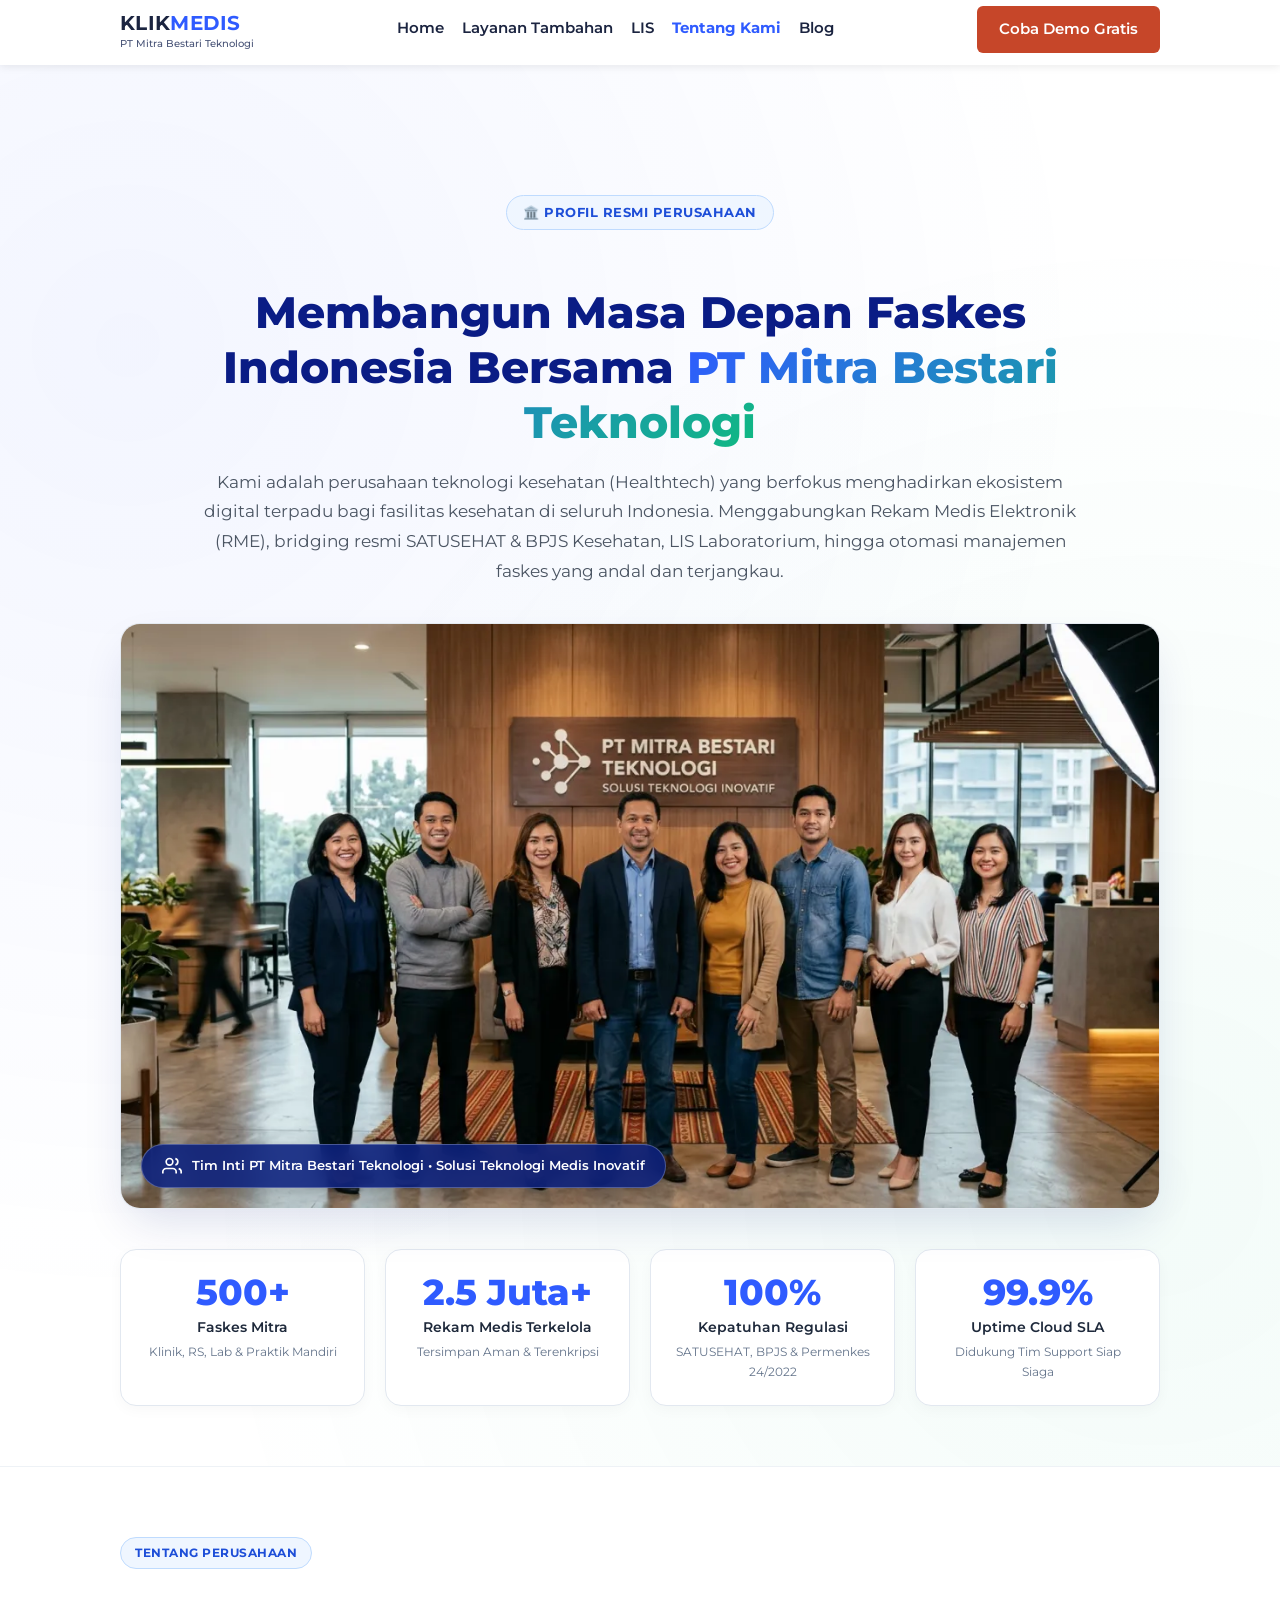
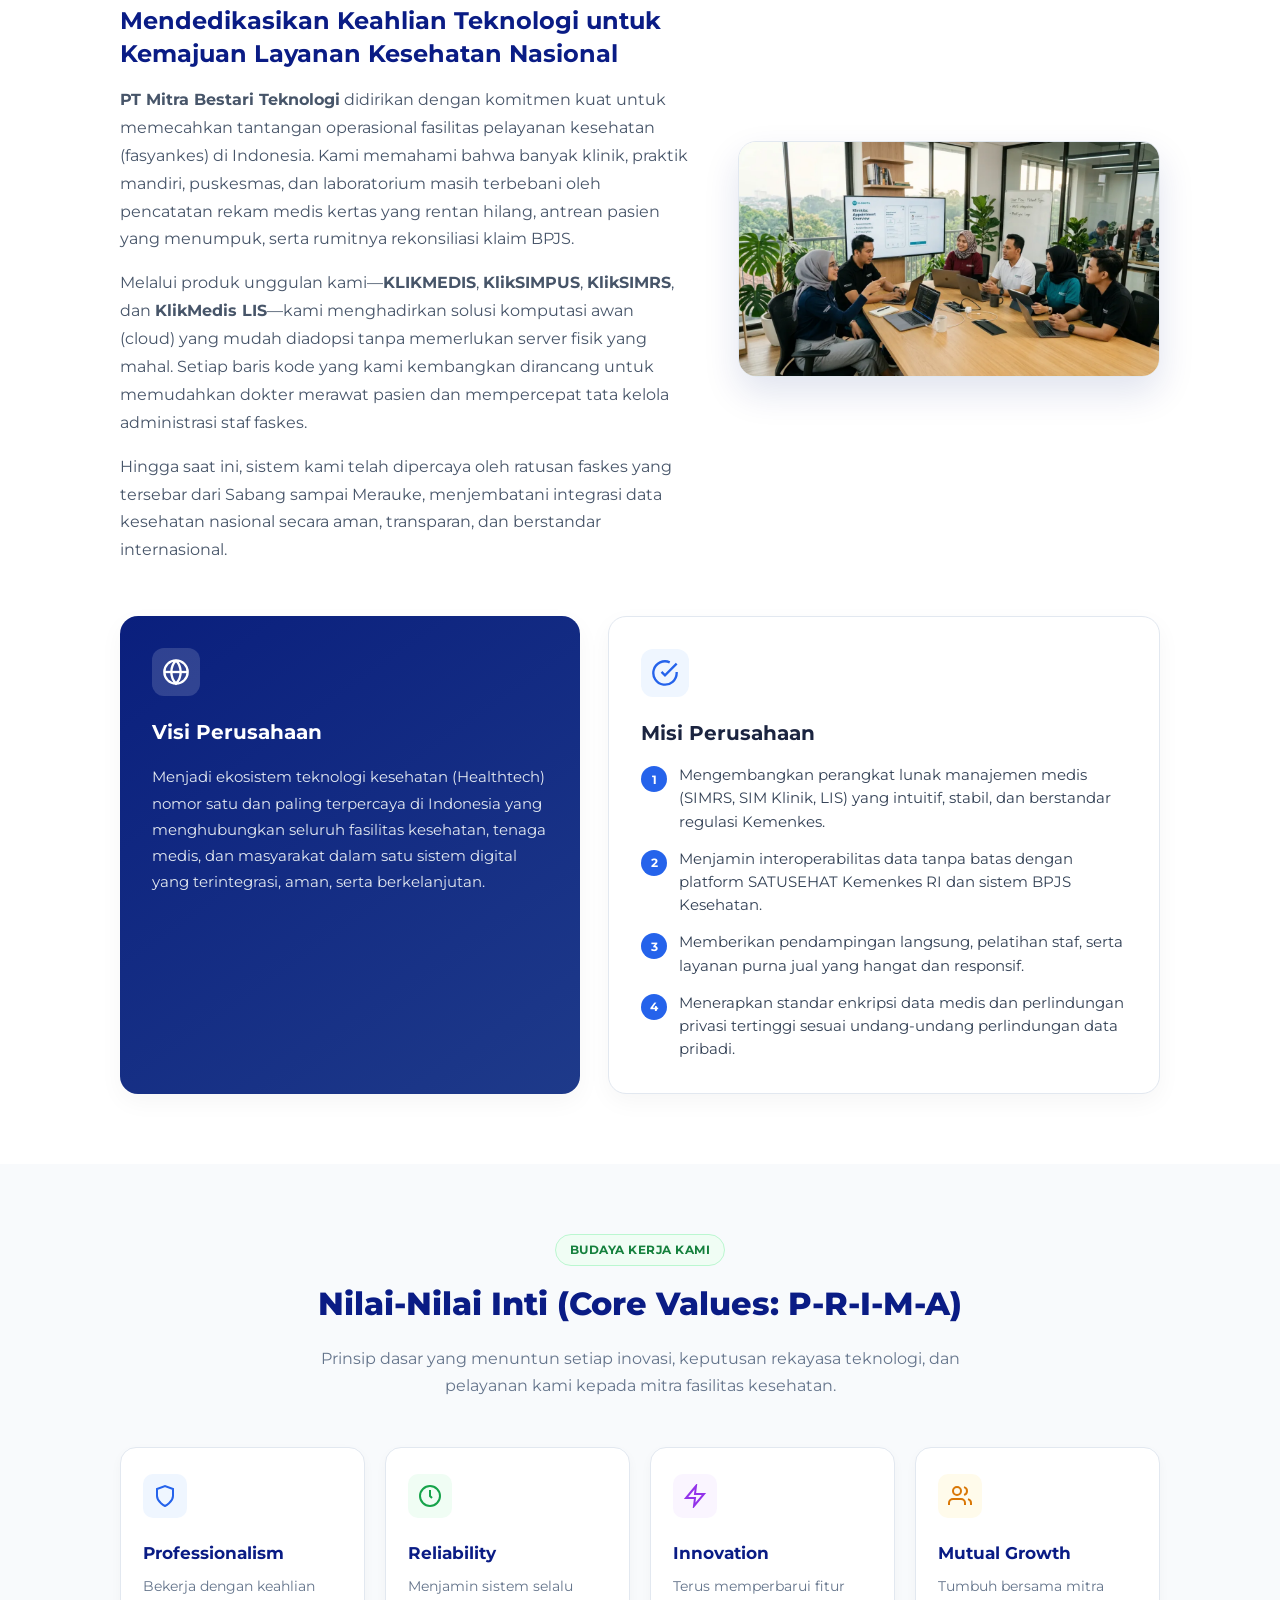
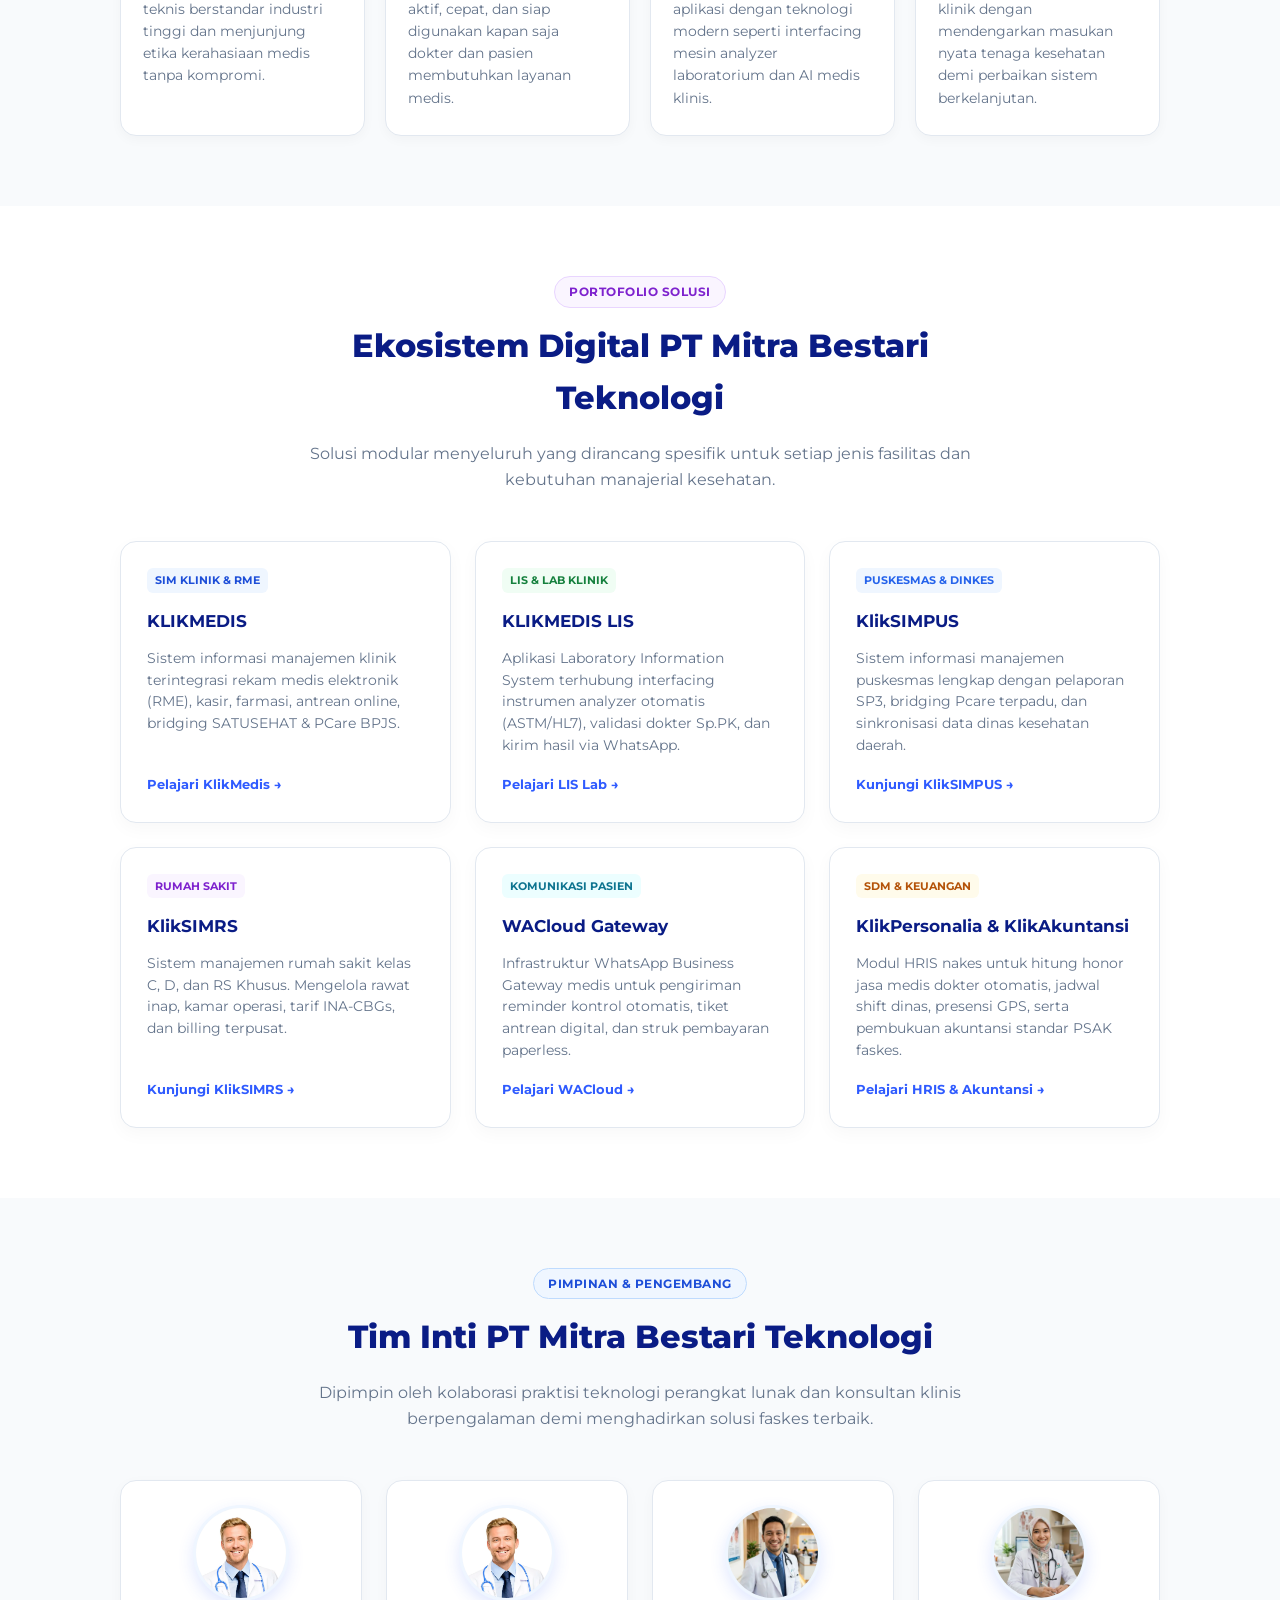
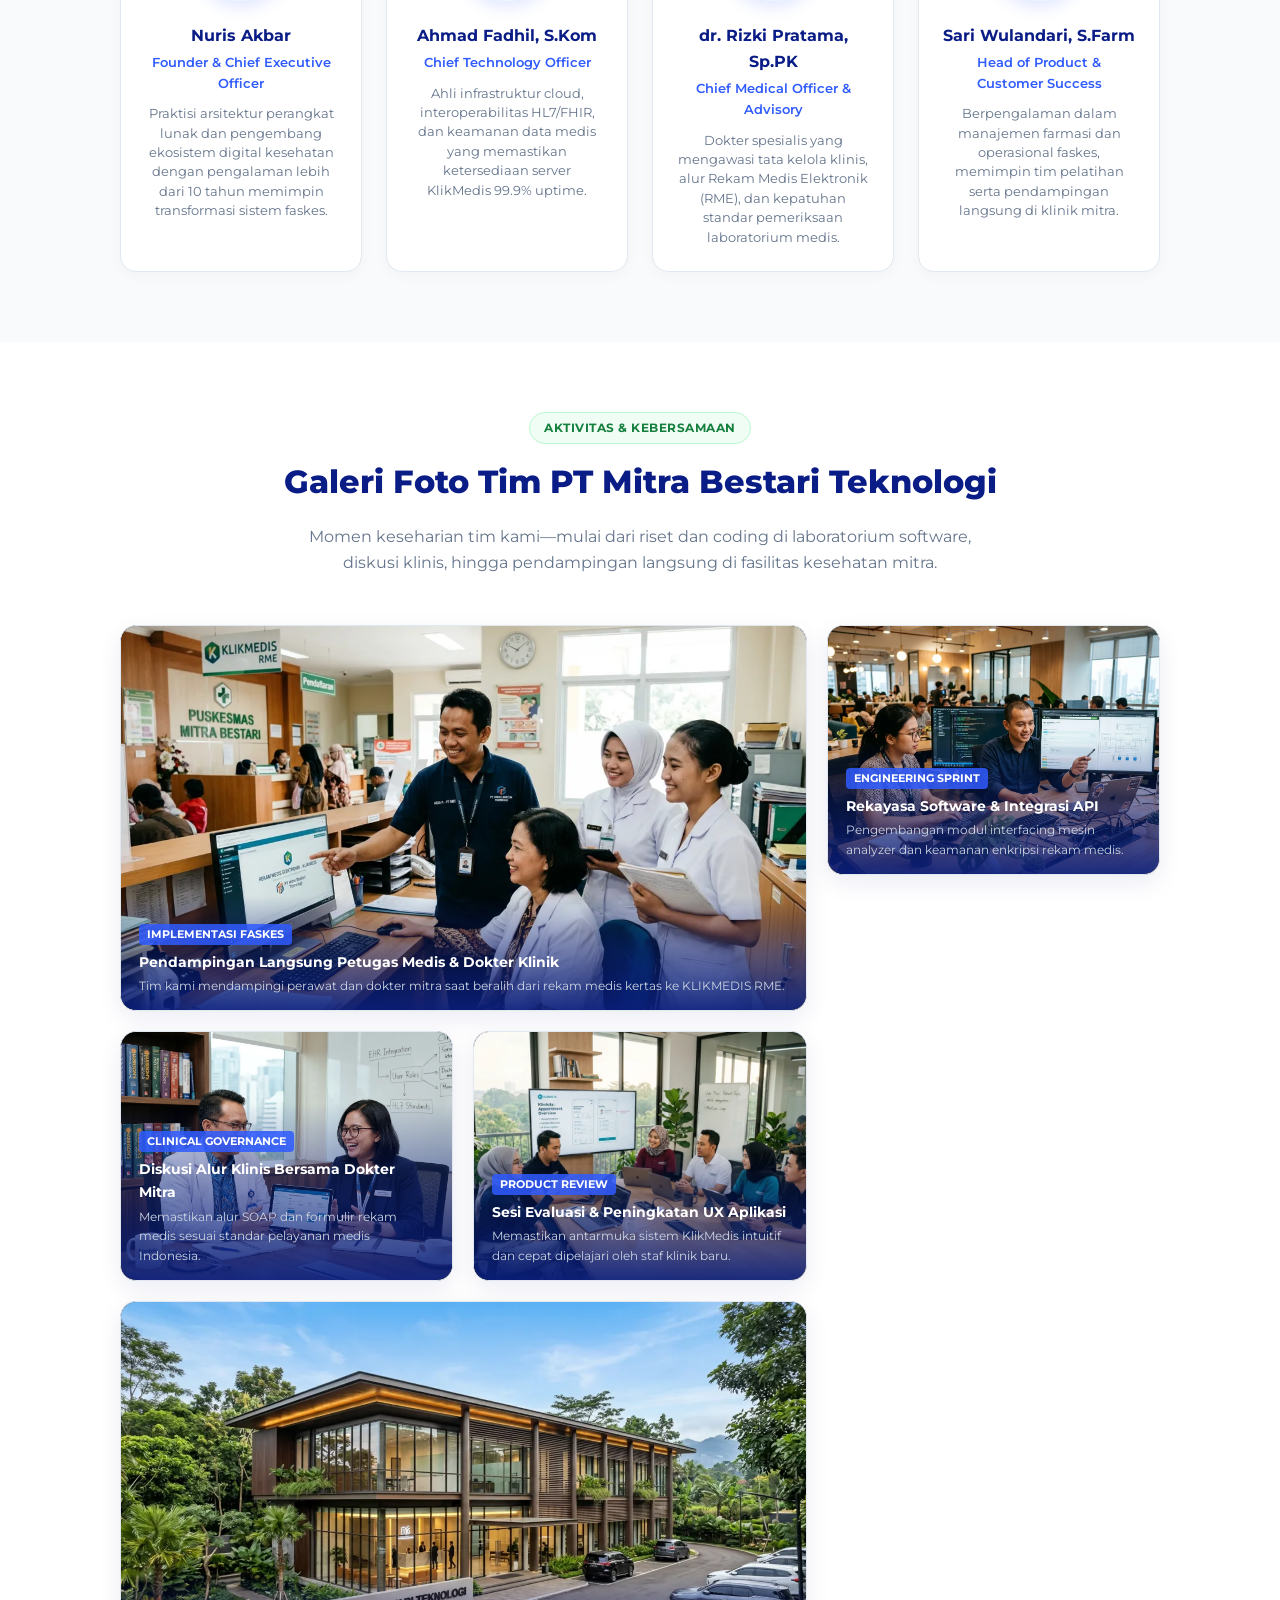
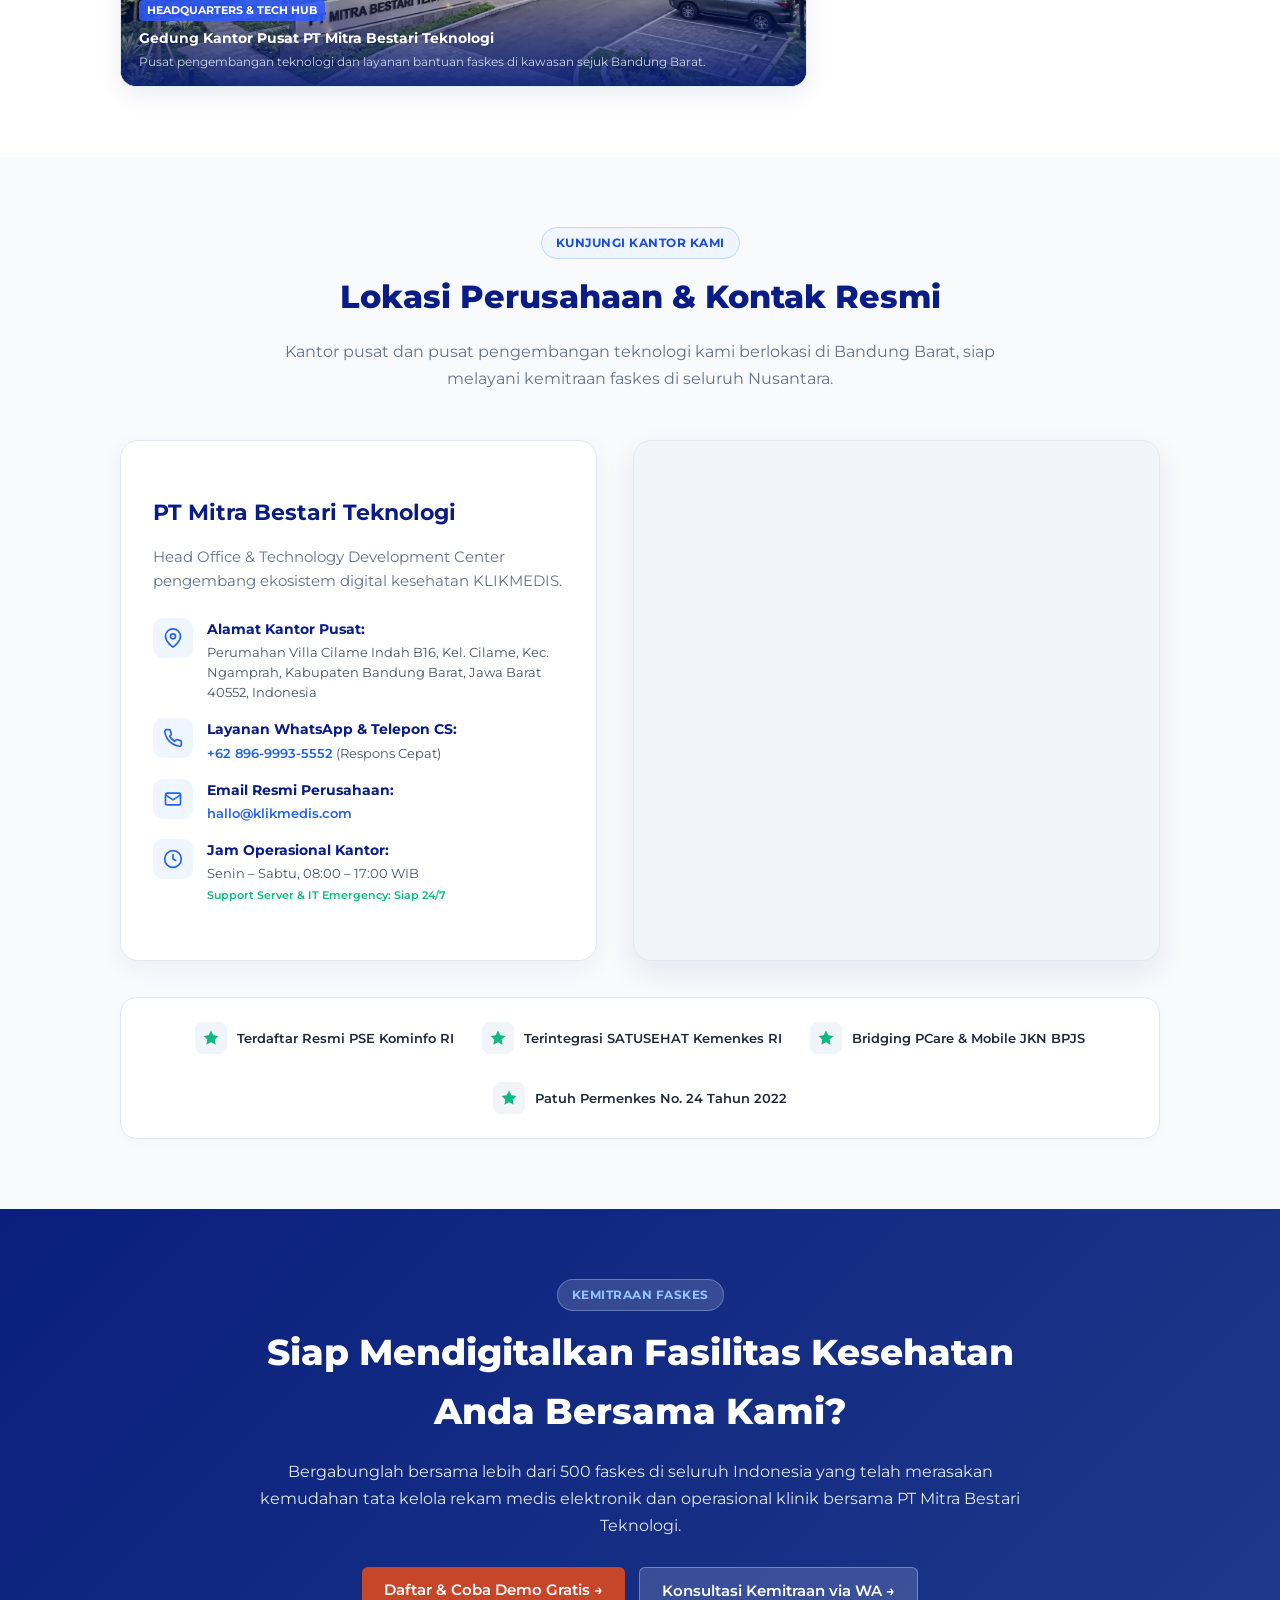
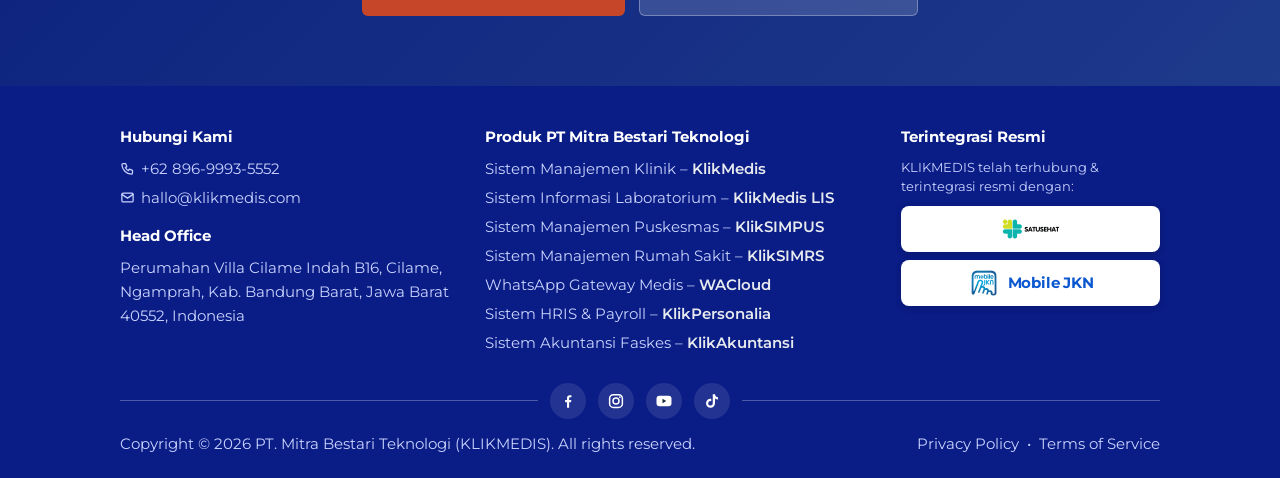
<file: perusahaan.html>
<!doctype html>
<html lang="id">

<head>
  <meta charset="utf-8" />
  <meta name="viewport" content="width=device-width, initial-scale=1, viewport-fit=cover" />
  <title>Tentang Kami – PT Mitra Bestari Teknologi | Pengembang KLIKMEDIS &amp; Solusi Digital Faskes</title>
  <meta name="title" content="Tentang Kami – PT Mitra Bestari Teknologi | Pengembang KLIKMEDIS &amp; Solusi Digital Faskes" />
  <meta name="description"
    content="Profil resmi PT Mitra Bestari Teknologi, perusahaan teknologi pengembang ekosistem digital kesehatan KLIKMEDIS, KlikSIMPUS, KlikSIMRS, dan LIS Laboratorium. Terintegrasi resmi SATUSEHAT Kemenkes &amp; BPJS Kesehatan." />
  <meta name="keywords"
    content="PT Mitra Bestari Teknologi, Mitra Bestari Teknologi, tentang KlikMedis, profil PT Mitra Bestari Teknologi, pengembang SIM Klinik, vendor RME resmi SATUSEHAT, software kesehatan Bandung Barat, aplikasi klinik terpercaya" />
  <meta name="author" content="PT Mitra Bestari Teknologi" />
  <meta name="robots" content="index, follow" />
  <meta name="language" content="Indonesian" />
  <meta name="revisit-after" content="7 days" />
  <meta name="theme-color" content="#0a1f7d" />
  <meta name="geo.region" content="ID-JB" />
  <meta name="geo.placename" content="Kabupaten Bandung Barat" />
  <meta name="geo.position" content="-6.8481;107.5109" />
  <meta name="ICBM" content="-6.8481, 107.5109" />

  <!-- Open Graph / Facebook / WhatsApp -->
  <meta property="og:type" content="business.business" />
  <meta property="og:locale" content="id_ID" />
  <meta property="og:site_name" content="KLIKMEDIS - PT Mitra Bestari Teknologi" />
  <meta property="og:url" content="https://klikmedis.com/tentang-kami.html" />
  <meta property="og:title" content="Tentang Kami – PT Mitra Bestari Teknologi | Pengembang KLIKMEDIS" />
  <meta property="og:description"
    content="Mengenal lebih dekat PT Mitra Bestari Teknologi: Visi, Misi, Tim Profesional, Lokasi Kantor, dan dedikasi kami dalam mentransformasi layanan kesehatan Indonesia." />
  <meta property="og:image" content="https://klikmedis.com/assets/images/team-group-portrait.jpg" />
  <meta property="og:image:width" content="1200" />
  <meta property="og:image:height" content="675" />
  <meta property="og:image:alt" content="Tim PT Mitra Bestari Teknologi" />

  <!-- Twitter Card -->
  <meta name="twitter:card" content="summary_large_image" />
  <meta name="twitter:url" content="https://klikmedis.com/tentang-kami.html" />
  <meta name="twitter:title" content="Tentang Kami – PT Mitra Bestari Teknologi" />
  <meta name="twitter:description"
    content="Pelajari profil, visi, tim ahli, dan ekosistem solusi digital kesehatan dari PT Mitra Bestari Teknologi." />
  <meta name="twitter:image" content="https://klikmedis.com/assets/images/team-group-portrait.jpg" />

  <link rel="canonical" href="https://klikmedis.com/tentang-kami.html" />
  <link rel="icon" type="image/png" href="https://app.kliksimpus.com/Primary-Logo-1.png" />
  <link rel="apple-touch-icon" href="https://app.kliksimpus.com/Primary-Logo-1.png" />

  <!-- Schema.org Organization Structured Data -->
  <script type="application/ld+json">
    {
      "@context": "https://schema.org",
      "@type": "Organization",
      "name": "PT Mitra Bestari Teknologi",
      "alternateName": "KLIKMEDIS",
      "url": "https://klikmedis.com/",
      "logo": "https://app.kliksimpus.com/Primary-Logo-1.png",
      "foundingDate": "2020",
      "founders": [
        {
          "@type": "Person",
          "name": "Nuris Akbar"
        }
      ],
      "address": {
        "@type": "PostalAddress",
        "streetAddress": "Perumahan Villa Cilame Indah B16, Cilame, Kec. Ngamprah",
        "addressLocality": "Kabupaten Bandung Barat",
        "addressRegion": "Jawa Barat",
        "postalCode": "40552",
        "addressCountry": "ID"
      },
      "contactPoint": {
        "@type": "ContactPoint",
        "telephone": "+62-896-9993-5552",
        "contactType": "customer service",
        "areaServed": "ID",
        "availableLanguage": ["Indonesian", "English"]
      },
      "sameAs": [
        "https://www.facebook.com/RMEklikmedis/",
        "https://www.instagram.com/klikmedis/",
        "https://www.youtube.com/@Klikmedis-AplikasiKlinikDanPra",
        "https://www.tiktok.com/@klikmedis.id"
      ]
    }
  </script>

  <link rel="preconnect" href="https://fonts.googleapis.com" />
  <link href="https://fonts.googleapis.com/css2?family=Montserrat:wght@400;500;600;700;800&display=swap" rel="stylesheet" />
  <link rel="stylesheet" href="assets/css/style.css" />
  <link rel="stylesheet" href="assets/css/perusahaan.css" />
</head>

<body>
  <!-- HEADER / NAVBAR -->
  <header>
    <div class="w">
      <div class="nav">
        <a class="logo" href="index.html" aria-label="KLIKMEDIS - PT Mitra Bestari Teknologi">
          <img class="limg" src="https://app.kliksimpus.com/Primary-Logo-1.png" alt="KLIKMEDIS" onerror="
              this.parentNode.classList.add('nolg');
              this.remove();
            " />
          <span class="ltx">KLIK<b>MEDIS</b><small>PT Mitra Bestari Teknologi</small></span>
        </a>
        <ul id="navMenu">
          <li><a href="index.html">Home</a></li>
          <li><a href="addons.html">Layanan Tambahan</a></li>
          <li><a href="laboratorium.html">LIS</a></li>
          <li class="active"><a href="tentang-kami.html" style="color: var(--ac); font-weight: 700;">Tentang Kami</a></li>
          <li><a href="https://klikmedis.com/blog/" target="_blank" rel="noopener">Blog</a></li>
        </ul>
        <div class="nav-right">
          <a class="btn nav-cta" href="index.html#kontak"
            data-msg="Halo PT Mitra Bestari Teknologi, saya ingin konsultasi dan coba demo sistem KLIKMEDIS.">Coba Demo Gratis</a>
          <button class="nav-toggle" id="navToggle" aria-label="Buka Menu Navigasi" aria-expanded="false" type="button">
            <span class="bar"></span>
            <span class="bar"></span>
            <span class="bar"></span>
          </button>
        </div>
      </div>
    </div>
  </header>

  <main>
    <!-- HERO SECTION -->
    <section class="about-hero">
      <div class="w">
        <div class="about-hero-header">
          <span class="about-pill-badge">🏛️ Profil Resmi Perusahaan</span>
          <h1>
            Membangun Masa Depan Faskes Indonesia Bersama <span>PT Mitra Bestari Teknologi</span>
          </h1>
          <p class="about-hero-desc">
            Kami adalah perusahaan teknologi kesehatan (Healthtech) yang berfokus menghadirkan ekosistem digital terpadu bagi fasilitas kesehatan di seluruh Indonesia. Menggabungkan Rekam Medis Elektronik (RME), bridging resmi SATUSEHAT &amp; BPJS Kesehatan, LIS Laboratorium, hingga otomasi manajemen faskes yang andal dan terjangkau.
          </p>
        </div>

        <!-- FOTO TIM UTAMA BANNER -->
        <div class="about-featured-banner">
          <picture>
            <source srcset="assets/images/team-group-portrait.webp" type="image/webp" />
            <img src="assets/images/team-group-portrait.jpg" alt="Tim PT Mitra Bestari Teknologi" loading="eager" />
          </picture>
          <div class="about-featured-badge">
            <svg viewBox="0 0 24 24" width="20" height="20" fill="none" stroke="currentColor" stroke-width="2"><path d="M17 21v-2a4 4 0 0 0-4-4H5a4 4 0 0 0-4 4v2"/><circle cx="9" cy="7" r="4"/><path d="M23 21v-2a4 4 0 0 0-3-3.87"/><path d="M16 3.13a4 4 0 0 1 0 7.75"/></svg>
            <span>Tim Inti PT Mitra Bestari Teknologi &bull; Solusi Teknologi Medis Inovatif</span>
          </div>
        </div>

        <!-- STATS STRIP -->
        <div class="about-stats-grid">
          <div class="about-stat-card">
            <div class="about-stat-num">500+</div>
            <div class="about-stat-lbl">Faskes Mitra</div>
            <div class="about-stat-sub">Klinik, RS, Lab &amp; Praktik Mandiri</div>
          </div>
          <div class="about-stat-card">
            <div class="about-stat-num">2.5 Juta+</div>
            <div class="about-stat-lbl">Rekam Medis Terkelola</div>
            <div class="about-stat-sub">Tersimpan Aman &amp; Terenkripsi</div>
          </div>
          <div class="about-stat-card">
            <div class="about-stat-num">100%</div>
            <div class="about-stat-lbl">Kepatuhan Regulasi</div>
            <div class="about-stat-sub">SATUSEHAT, BPJS &amp; Permenkes 24/2022</div>
          </div>
          <div class="about-stat-card">
            <div class="about-stat-num">99.9%</div>
            <div class="about-stat-lbl">Uptime Cloud SLA</div>
            <div class="about-stat-sub">Didukung Tim Support Siap Siaga</div>
          </div>
        </div>
      </div>
    </section>

    <!-- SECTION: CERITA & PROFIL PERUSAHAAN -->
    <section class="about-sec">
      <div class="w">
        <div class="profile-story-grid">
          <div class="profile-story-content">
            <span class="sec-tag tag-blue">Tentang Perusahaan</span>
            <h3>Mendedikasikan Keahlian Teknologi untuk Kemajuan Layanan Kesehatan Nasional</h3>
            <p>
              <b>PT Mitra Bestari Teknologi</b> didirikan dengan komitmen kuat untuk memecahkan tantangan operasional fasilitas pelayanan kesehatan (fasyankes) di Indonesia. Kami memahami bahwa banyak klinik, praktik mandiri, puskesmas, dan laboratorium masih terbebani oleh pencatatan rekam medis kertas yang rentan hilang, antrean pasien yang menumpuk, serta rumitnya rekonsiliasi klaim BPJS.
            </p>
            <p>
              Melalui produk unggulan kami—<b>KLIKMEDIS</b>, <b>KlikSIMPUS</b>, <b>KlikSIMRS</b>, dan <b>KlikMedis LIS</b>—kami menghadirkan solusi komputasi awan (cloud) yang mudah diadopsi tanpa memerlukan server fisik yang mahal. Setiap baris kode yang kami kembangkan dirancang untuk memudahkan dokter merawat pasien dan mempercepat tata kelola administrasi staf faskes.
            </p>
            <p>
              Hingga saat ini, sistem kami telah dipercaya oleh ratusan faskes yang tersebar dari Sabang sampai Merauke, menjembatani integrasi data kesehatan nasional secara aman, transparan, dan berstandar internasional.
            </p>
          </div>

          <div class="profile-story-visual">
            <picture>
              <source srcset="assets/images/team-collaboration.webp" type="image/webp" />
              <img src="assets/images/team-collaboration.jpg" alt="Kolaborasi Tim PT Mitra Bestari Teknologi" loading="lazy" />
            </picture>
          </div>
        </div>

        <!-- VISI & MISI -->
        <div class="vision-mission-grid">
          <div class="vm-card highlight">
            <div class="vm-icon vm-icon-white">
              <svg viewBox="0 0 24 24" width="28" height="28" fill="none" stroke="currentColor" stroke-width="2"><circle cx="12" cy="12" r="10"/><path d="M12 2a14.5 14.5 0 0 0 0 20 14.5 14.5 0 0 0 0-20"/><path d="M2 12h20"/></svg>
            </div>
            <h3>Visi Perusahaan</h3>
            <p>
              Menjadi ekosistem teknologi kesehatan (Healthtech) nomor satu dan paling terpercaya di Indonesia yang menghubungkan seluruh fasilitas kesehatan, tenaga medis, dan masyarakat dalam satu sistem digital yang terintegrasi, aman, serta berkelanjutan.
            </p>
          </div>

          <div class="vm-card">
            <div class="vm-icon vm-icon-blue">
              <svg viewBox="0 0 24 24" width="28" height="28" fill="none" stroke="currentColor" stroke-width="2"><path d="M22 11.08V12a10 10 0 1 1-5.93-9.14"/><polyline points="22 4 12 14.01 9 11.01"/></svg>
            </div>
            <h3>Misi Perusahaan</h3>
            <ul class="mission-list">
              <li>
                <span class="mission-num">1</span>
                <span>Mengembangkan perangkat lunak manajemen medis (SIMRS, SIM Klinik, LIS) yang intuitif, stabil, dan berstandar regulasi Kemenkes.</span>
              </li>
              <li>
                <span class="mission-num">2</span>
                <span>Menjamin interoperabilitas data tanpa batas dengan platform SATUSEHAT Kemenkes RI dan sistem BPJS Kesehatan.</span>
              </li>
              <li>
                <span class="mission-num">3</span>
                <span>Memberikan pendampingan langsung, pelatihan staf, serta layanan purna jual yang hangat dan responsif.</span>
              </li>
              <li>
                <span class="mission-num">4</span>
                <span>Menerapkan standar enkripsi data medis dan perlindungan privasi tertinggi sesuai undang-undang perlindungan data pribadi.</span>
              </li>
            </ul>
          </div>
        </div>
      </div>
    </section>

    <!-- SECTION: NILAI-NILAI INTI PERUSAHAAN (PRIMA) -->
    <section class="about-sec bg-alt">
      <div class="w">
        <div class="sec-title-wrap">
          <span class="sec-tag tag-green">Budaya Kerja Kami</span>
          <h2>Nilai-Nilai Inti (Core Values: P-R-I-M-A)</h2>
          <p>Prinsip dasar yang menuntun setiap inovasi, keputusan rekayasa teknologi, dan pelayanan kami kepada mitra fasilitas kesehatan.</p>
        </div>

        <div class="values-grid">
          <div class="value-card">
            <div class="value-icon val-blue">
              <svg viewBox="0 0 24 24" width="24" height="24" fill="none" stroke="currentColor" stroke-width="2"><path d="M12 22s8-4 8-10V5l-8-3-8 3v7c0 6 8 10 8 10z"/></svg>
            </div>
            <h4>Professionalism</h4>
            <p>Bekerja dengan keahlian teknis berstandar industri tinggi dan menjunjung etika kerahasiaan medis tanpa kompromi.</p>
          </div>

          <div class="value-card">
            <div class="value-icon val-green">
              <svg viewBox="0 0 24 24" width="24" height="24" fill="none" stroke="currentColor" stroke-width="2"><circle cx="12" cy="12" r="10"/><polyline points="12 6 12 12 14 14"/></svg>
            </div>
            <h4>Reliability</h4>
            <p>Menjamin sistem selalu aktif, cepat, dan siap digunakan kapan saja dokter dan pasien membutuhkan layanan medis.</p>
          </div>

          <div class="value-card">
            <div class="value-icon val-purple">
              <svg viewBox="0 0 24 24" width="24" height="24" fill="none" stroke="currentColor" stroke-width="2"><polygon points="13 2 3 14 12 14 11 22 21 10 12 10 13 2"/></svg>
            </div>
            <h4>Innovation</h4>
            <p>Terus memperbarui fitur aplikasi dengan teknologi modern seperti interfacing mesin analyzer laboratorium dan AI medis klinis.</p>
          </div>

          <div class="value-card">
            <div class="value-icon val-amber">
              <svg viewBox="0 0 24 24" width="24" height="24" fill="none" stroke="currentColor" stroke-width="2"><path d="M17 21v-2a4 4 0 0 0-4-4H5a4 4 0 0 0-4 4v2"/><circle cx="9" cy="7" r="4"/><path d="M23 21v-2a4 4 0 0 0-3-3.87"/><path d="M16 3.13a4 4 0 0 1 0 7.75"/></svg>
            </div>
            <h4>Mutual Growth</h4>
            <p>Tumbuh bersama mitra klinik dengan mendengarkan masukan nyata tenaga kesehatan demi perbaikan sistem berkelanjutan.</p>
          </div>
        </div>
      </div>
    </section>

    <!-- SECTION: EKOSISTEM PRODUK -->
    <section class="about-sec">
      <div class="w">
        <div class="sec-title-wrap">
          <span class="sec-tag tag-purple">Portofolio Solusi</span>
          <h2>Ekosistem Digital PT Mitra Bestari Teknologi</h2>
          <p>Solusi modular menyeluruh yang dirancang spesifik untuk setiap jenis fasilitas dan kebutuhan manajerial kesehatan.</p>
        </div>

        <div class="products-grid">
          <!-- 1. KLIKMEDIS -->
          <div class="product-item-card">
            <div>
              <div class="product-top">
                <span class="product-badge" style="background: #eff6ff; color: #1d4ed8;">SIM Klinik &amp; RME</span>
              </div>
              <h4>KLIKMEDIS</h4>
              <p>Sistem informasi manajemen klinik terintegrasi rekam medis elektronik (RME), kasir, farmasi, antrean online, bridging SATUSEHAT &amp; PCare BPJS.</p>
            </div>
            <a class="product-link" href="index.html">Pelajari KlikMedis &rarr;</a>
          </div>

          <!-- 2. KLIKMEDIS LIS -->
          <div class="product-item-card">
            <div>
              <div class="product-top">
                <span class="product-badge" style="background: #f0fdf4; color: #15803d;">LIS &amp; Lab Klinik</span>
              </div>
              <h4>KLIKMEDIS LIS</h4>
              <p>Aplikasi Laboratory Information System terhubung interfacing instrumen analyzer otomatis (ASTM/HL7), validasi dokter Sp.PK, dan kirim hasil via WhatsApp.</p>
            </div>
            <a class="product-link" href="laboratorium.html">Pelajari LIS Lab &rarr;</a>
          </div>

          <!-- 3. KLIK SIMPUS -->
          <div class="product-item-card">
            <div>
              <div class="product-top">
                <span class="product-badge" style="background: #eff6ff; color: #2563eb;">Puskesmas &amp; Dinkes</span>
              </div>
              <h4>KlikSIMPUS</h4>
              <p>Sistem informasi manajemen puskesmas lengkap dengan pelaporan SP3, bridging Pcare terpadu, dan sinkronisasi data dinas kesehatan daerah.</p>
            </div>
            <a class="product-link" href="https://kliksimpus.com/" target="_blank" rel="noopener">Kunjungi KlikSIMPUS &rarr;</a>
          </div>

          <!-- 4. KLIK SIMRS -->
          <div class="product-item-card">
            <div>
              <div class="product-top">
                <span class="product-badge" style="background: #faf5ff; color: #7e22ce;">Rumah Sakit</span>
              </div>
              <h4>KlikSIMRS</h4>
              <p>Sistem manajemen rumah sakit kelas C, D, dan RS Khusus. Mengelola rawat inap, kamar operasi, tarif INA-CBGs, dan billing terpusat.</p>
            </div>
            <a class="product-link" href="https://kliksimrs.com/" target="_blank" rel="noopener">Kunjungi KlikSIMRS &rarr;</a>
          </div>

          <!-- 5. WACLOUD -->
          <div class="product-item-card">
            <div>
              <div class="product-top">
                <span class="product-badge" style="background: #ecfeff; color: #0e7490;">Komunikasi Pasien</span>
              </div>
              <h4>WACloud Gateway</h4>
              <p>Infrastruktur WhatsApp Business Gateway medis untuk pengiriman reminder kontrol otomatis, tiket antrean digital, dan struk pembayaran paperless.</p>
            </div>
            <a class="product-link" href="addons.html#addon-wa">Pelajari WACloud &rarr;</a>
          </div>

          <!-- 6. KLIKPERSONALIA & KLIKAKUNTANSI -->
          <div class="product-item-card">
            <div>
              <div class="product-top">
                <span class="product-badge" style="background: #fffbeb; color: #b45309;">SDM &amp; Keuangan</span>
              </div>
              <h4>KlikPersonalia &amp; KlikAkuntansi</h4>
              <p>Modul HRIS nakes untuk hitung honor jasa medis dokter otomatis, jadwal shift dinas, presensi GPS, serta pembukuan akuntansi standar PSAK faskes.</p>
            </div>
            <a class="product-link" href="addons.html#addon-hris">Pelajari HRIS &amp; Akuntansi &rarr;</a>
          </div>
        </div>
      </div>
    </section>

    <!-- SECTION: TIM INTI (LEADERSHIP) -->
    <section class="about-sec bg-alt" id="team">
      <div class="w">
        <div class="sec-title-wrap">
          <span class="sec-tag tag-blue">Pimpinan &amp; Pengembang</span>
          <h2>Tim Inti PT Mitra Bestari Teknologi</h2>
          <p>Dipimpin oleh kolaborasi praktisi teknologi perangkat lunak dan konsultan klinis berpengalaman demi menghadirkan solusi faskes terbaik.</p>
        </div>

        <div class="team-grid">
          <!-- Team 1 -->
          <div class="team-card">
            <div class="team-avatar-wrap">
              <picture>
                <source srcset="assets/images/testi-dr-ahmad.webp" type="image/webp" />
                <img src="assets/images/testi-dr-ahmad.jpg" alt="Nuris Akbar - CEO" loading="lazy" />
              </picture>
            </div>
            <h4>Nuris Akbar</h4>
            <div class="team-role">Founder &amp; Chief Executive Officer</div>
            <p class="team-bio">Praktisi arsitektur perangkat lunak dan pengembang ekosistem digital kesehatan dengan pengalaman lebih dari 10 tahun memimpin transformasi sistem faskes.</p>
          </div>

          <!-- Team 2 -->
          <div class="team-card">
            <div class="team-avatar-wrap">
              <picture>
                <source srcset="assets/images/testi-dr-budi.webp" type="image/webp" />
                <img src="assets/images/testi-dr-budi.jpg" alt="Ahmad Fadhil - CTO" loading="lazy" />
              </picture>
            </div>
            <h4>Ahmad Fadhil, S.Kom</h4>
            <div class="team-role">Chief Technology Officer</div>
            <p class="team-bio">Ahli infrastruktur cloud, interoperabilitas HL7/FHIR, dan keamanan data medis yang memastikan ketersediaan server KlikMedis 99.9% uptime.</p>
          </div>

          <!-- Team 3 -->
          <div class="team-card">
            <div class="team-avatar-wrap">
              <picture>
                <source srcset="assets/images/testi-dr-aditya.webp" type="image/webp" />
                <img src="assets/images/testi-dr-aditya.jpg" alt="dr. Rizki Pratama - CMO" loading="lazy" />
              </picture>
            </div>
            <h4>dr. Rizki Pratama, Sp.PK</h4>
            <div class="team-role">Chief Medical Officer &amp; Advisory</div>
            <p class="team-bio">Dokter spesialis yang mengawasi tata kelola klinis, alur Rekam Medis Elektronik (RME), dan kepatuhan standar pemeriksaan laboratorium medis.</p>
          </div>

          <!-- Team 4 -->
          <div class="team-card">
            <div class="team-avatar-wrap">
              <picture>
                <source srcset="assets/images/testi-dr-sari.webp" type="image/webp" />
                <img src="assets/images/testi-dr-sari.jpg" alt="Sari Wulandari - Head of Operations" loading="lazy" />
              </picture>
            </div>
            <h4>Sari Wulandari, S.Farm</h4>
            <div class="team-role">Head of Product &amp; Customer Success</div>
            <p class="team-bio">Berpengalaman dalam manajemen farmasi dan operasional faskes, memimpin tim pelatihan serta pendampingan langsung di klinik mitra.</p>
          </div>
        </div>
      </div>
    </section>

    <!-- SECTION: GALERI FOTO KEGIATAN & TIM -->
    <section class="about-sec" id="galeri">
      <div class="w">
        <div class="sec-title-wrap">
          <span class="sec-tag tag-green">Aktivitas &amp; Kebersamaan</span>
          <h2>Galeri Foto Tim PT Mitra Bestari Teknologi</h2>
          <p>Momen keseharian tim kami—mulai dari riset dan coding di laboratorium software, diskusi klinis, hingga pendampingan langsung di fasilitas kesehatan mitra.</p>
        </div>

        <div class="gallery-grid">
          <!-- Gallery 1 (Span 2) -->
          <div class="gallery-item span-2">
            <picture>
              <source srcset="assets/images/team-clinic-training.webp" type="image/webp" />
              <img src="assets/images/team-clinic-training.jpg" alt="Pelatihan Penggunaan RME di Fasilitas Kesehatan Mitra" loading="lazy" />
            </picture>
            <div class="gallery-overlay">
              <span class="gallery-tag">Implementasi Faskes</span>
              <div class="gallery-title">Pendampingan Langsung Petugas Medis &amp; Dokter Klinik</div>
              <p class="gallery-desc">Tim kami mendampingi perawat dan dokter mitra saat beralih dari rekam medis kertas ke KLIKMEDIS RME.</p>
            </div>
          </div>

          <!-- Gallery 2 -->
          <div class="gallery-item">
            <picture>
              <source srcset="assets/images/team-engineering-sprint.webp" type="image/webp" />
              <img src="assets/images/team-engineering-sprint.jpg" alt="Sesi Coding & Pengembangan Fitur Cloud" loading="lazy" />
            </picture>
            <div class="gallery-overlay">
              <span class="gallery-tag">Engineering Sprint</span>
              <div class="gallery-title">Rekayasa Software &amp; Integrasi API</div>
              <p class="gallery-desc">Pengembangan modul interfacing mesin analyzer dan keamanan enkripsi rekam medis.</p>
            </div>
          </div>

          <!-- Gallery 3 -->
          <div class="gallery-item">
            <picture>
              <source srcset="assets/images/team-clinical-discussion.webp" type="image/webp" />
              <img src="assets/images/team-clinical-discussion.jpg" alt="Konsultasi Alur Klinis dengan Dokter Spesialis" loading="lazy" />
            </picture>
            <div class="gallery-overlay">
              <span class="gallery-tag">Clinical Governance</span>
              <div class="gallery-title">Diskusi Alur Klinis Bersama Dokter Mitra</div>
              <p class="gallery-desc">Memastikan alur SOAP dan formulir rekam medis sesuai standar pelayanan medis Indonesia.</p>
            </div>
          </div>

          <!-- Gallery 4 -->
          <div class="gallery-item">
            <picture>
              <source srcset="assets/images/team-collaboration.webp" type="image/webp" />
              <img src="assets/images/team-collaboration.jpg" alt="Sesi Kolaborasi Tim di Kantor Bandung" loading="lazy" />
            </picture>
            <div class="gallery-overlay">
              <span class="gallery-tag">Product Review</span>
              <div class="gallery-title">Sesi Evaluasi &amp; Peningkatan UX Aplikasi</div>
              <p class="gallery-desc">Memastikan antarmuka sistem KlikMedis intuitif dan cepat dipelajari oleh staf klinik baru.</p>
            </div>
          </div>

          <!-- Gallery 5 (Span 2) -->
          <div class="gallery-item span-2">
            <picture>
              <source srcset="assets/images/office-building-exterior.webp" type="image/webp" />
              <img src="assets/images/office-building-exterior.jpg" alt="Kantor Pusat PT Mitra Bestari Teknologi di Bandung" loading="lazy" />
            </picture>
            <div class="gallery-overlay">
              <span class="gallery-tag">Headquarters &amp; Tech Hub</span>
              <div class="gallery-title">Gedung Kantor Pusat PT Mitra Bestari Teknologi</div>
              <p class="gallery-desc">Pusat pengembangan teknologi dan layanan bantuan faskes di kawasan sejuk Bandung Barat.</p>
            </div>
          </div>
        </div>
      </div>
    </section>

    <!-- SECTION: LOKASI PERUSAHAAN & HUBUNGI KAMI -->
    <section class="about-sec bg-alt" id="lokasi">
      <div class="w">
        <div class="sec-title-wrap">
          <span class="sec-tag tag-blue">Kunjungi Kantor Kami</span>
          <h2>Lokasi Perusahaan &amp; Kontak Resmi</h2>
          <p>Kantor pusat dan pusat pengembangan teknologi kami berlokasi di Bandung Barat, siap melayani kemitraan faskes di seluruh Nusantara.</p>
        </div>

        <div class="location-grid">
          <!-- Info Alamat & Kontak -->
          <div class="location-info-card">
            <div>
              <h3>PT Mitra Bestari Teknologi</h3>
              <p class="location-lead">
                Head Office &amp; Technology Development Center pengembang ekosistem digital kesehatan KLIKMEDIS.
              </p>

              <div class="location-details-list">
                <div class="loc-item">
                  <div class="loc-icon">
                    <svg viewBox="0 0 24 24" width="20" height="20" fill="none" stroke="currentColor" stroke-width="2"><path d="M21 10c0 7-9 13-9 13s-9-6-9-13a9 9 0 0 1 18 0z"/><circle cx="12" cy="10" r="3"/></svg>
                  </div>
                  <div class="loc-text">
                    <strong>Alamat Kantor Pusat:</strong>
                    <p>Perumahan Villa Cilame Indah B16, Kel. Cilame, Kec. Ngamprah, Kabupaten Bandung Barat, Jawa Barat 40552, Indonesia</p>
                  </div>
                </div>

                <div class="loc-item">
                  <div class="loc-icon">
                    <svg viewBox="0 0 24 24" width="20" height="20" fill="none" stroke="currentColor" stroke-width="2"><path d="M22 16.92v3a2 2 0 0 1-2.18 2 19.79 19.79 0 0 1-8.63-3.07 19.5 19.5 0 0 1-6-6 19.79 19.79 0 0 1-3.07-8.67A2 2 0 0 1 4.11 2h3a2 2 0 0 1 2 1.72 12.84 12.84 0 0 0 .7 2.81 2 2 0 0 1-.45 2.11L8.09 9.91a16 16 0 0 0 6 6l1.27-1.27a2 2 0 0 1 2.11-.45 12.84 12.84 0 0 0 2.81.7A2 2 0 0 1 22 16.92z"/></svg>
                  </div>
                  <div class="loc-text">
                    <strong>Layanan WhatsApp &amp; Telepon CS:</strong>
                    <p><a href="https://wa.me/6289699935552" target="_blank" rel="noopener" style="color: #2563eb; font-weight: 600;">+62 896-9993-5552</a> (Respons Cepat)</p>
                  </div>
                </div>

                <div class="loc-item">
                  <div class="loc-icon">
                    <svg viewBox="0 0 24 24" width="20" height="20" fill="none" stroke="currentColor" stroke-width="2"><rect x="3" y="5" width="18" height="14" rx="2"/><path d="m3 7 9 6 9-6"/></svg>
                  </div>
                  <div class="loc-text">
                    <strong>Email Resmi Perusahaan:</strong>
                    <p><a href="mailto:hallo@klikmedis.com" style="color: #2563eb; font-weight: 600;">hallo@klikmedis.com</a></p>
                  </div>
                </div>

                <div class="loc-item">
                  <div class="loc-icon">
                    <svg viewBox="0 0 24 24" width="20" height="20" fill="none" stroke="currentColor" stroke-width="2"><circle cx="12" cy="12" r="10"/><polyline points="12 6 12 12 16 14"/></svg>
                  </div>
                  <div class="loc-text">
                    <strong>Jam Operasional Kantor:</strong>
                    <p>Senin – Sabtu, 08:00 – 17:00 WIB<br><small style="color: #10b981; font-weight: 600;">Support Server &amp; IT Emergency: Siap 24/7</small></p>
                  </div>
                </div>
              </div>
            </div>
          </div>

          <!-- Peta Interaktif Google Maps -->
          <div class="map-container">
            <iframe
              title="Peta Lokasi RME KLIKMEDIS - PT Mitra Bestari Teknologi"
              src="https://www.google.com/maps/embed?pb=!1m18!1m12!1m3!1d3961.328416004265!2d107.5241916!3d-6.8511793!2m3!1f0!2f0!3f0!3m2!1i1024!2i768!4f13.1!3m3!1m2!1s0x2e68e5f296477f4f%3A0xabde1e59c443a29d!2sRME%20KLIKMEDIS!5e0!3m2!1sid!2sid!4v1793415253927!5m2!1sid!2sid"
              width="100%"
              height="100%"
              style="border:0;"
              allowfullscreen=""
              loading="lazy"
              referrerpolicy="strict-origin-when-cross-origin">
            </iframe>
          </div>
        </div>

        <!-- LEGALITAS STRIP -->
        <div class="compliance-strip">
          <div class="comp-badge">
            <div class="comp-icon">
              <svg viewBox="0 0 24 24" width="18" height="18" fill="currentColor"><path d="M12 2l3.09 6.26L22 9.27l-5 4.87 1.18 6.88L12 17.77l-6.18 3.25L7 14.14 2 9.27l6.91-1.01L12 2z"/></svg>
            </div>
            <span>Terdaftar Resmi PSE Kominfo RI</span>
          </div>

          <div class="comp-badge">
            <div class="comp-icon">
              <svg viewBox="0 0 24 24" width="18" height="18" fill="currentColor"><path d="M12 2l3.09 6.26L22 9.27l-5 4.87 1.18 6.88L12 17.77l-6.18 3.25L7 14.14 2 9.27l6.91-1.01L12 2z"/></svg>
            </div>
            <span>Terintegrasi SATUSEHAT Kemenkes RI</span>
          </div>

          <div class="comp-badge">
            <div class="comp-icon">
              <svg viewBox="0 0 24 24" width="18" height="18" fill="currentColor"><path d="M12 2l3.09 6.26L22 9.27l-5 4.87 1.18 6.88L12 17.77l-6.18 3.25L7 14.14 2 9.27l6.91-1.01L12 2z"/></svg>
            </div>
            <span>Bridging PCare &amp; Mobile JKN BPJS</span>
          </div>

          <div class="comp-badge">
            <div class="comp-icon">
              <svg viewBox="0 0 24 24" width="18" height="18" fill="currentColor"><path d="M12 2l3.09 6.26L22 9.27l-5 4.87 1.18 6.88L12 17.77l-6.18 3.25L7 14.14 2 9.27l6.91-1.01L12 2z"/></svg>
            </div>
            <span>Patuh Permenkes No. 24 Tahun 2022</span>
          </div>
        </div>
      </div>
    </section>

    <!-- CTA BANNER -->
    <section class="about-sec" style="background: linear-gradient(135deg, #0a1f7d 0%, #1e3a8a 100%); color: #ffffff; text-align: center;">
      <div class="w" style="max-width: 820px;">
        <span class="sec-tag" style="background: rgba(255,255,255,0.15); color: #93c5fd; border: 1px solid rgba(255,255,255,0.25);">Kemitraan Faskes</span>
        <h2 style="font-size: clamp(26px, 3.5vw, 36px); font-weight: 800; color: #ffffff; margin-bottom: 16px;">
          Siap Mendigitalkan Fasilitas Kesehatan Anda Bersama Kami?
        </h2>
        <p style="font-size: 16px; color: #e2e8f0; line-height: 1.7; margin-bottom: 28px;">
          Bergabunglah bersama lebih dari 500 faskes di seluruh Indonesia yang telah merasakan kemudahan tata kelola rekam medis elektronik dan operasional klinik bersama PT Mitra Bestari Teknologi.
        </p>
        <div style="display: flex; gap: 14px; justify-content: center; flex-wrap: wrap;">
          <a class="btn" href="index.html#kontak" data-msg="Halo PT Mitra Bestari Teknologi, saya ingin coba demo gratis sistem KLIKMEDIS.">
            Daftar &amp; Coba Demo Gratis &rarr;
          </a>
          <a class="btn" href="https://wa.me/6289699935552?text=Halo%20PT%20Mitra%20Bestari%20Teknologi,%20saya%20tertarik%20bekerjasama%20untuk%20klinik%20kami." target="_blank" rel="noopener" style="background: rgba(255,255,255,0.15); border: 1px solid rgba(255,255,255,0.3); color: #ffffff;">
            Konsultasi Kemitraan via WA &rarr;
          </a>
        </div>
      </div>
    </section>
  </main>

  <!-- FOOTER -->
  <footer>
    <div class="w">
      <div class="fg">
        <div>
          <h4>Hubungi Kami</h4>
          <p>
            <svg class="fi" viewBox="0 0 24 24">
              <path d="M5 4h4l2 5-2.5 1.5a11 11 0 0 0 5 5L15 13l5 2v4a2 2 0 0 1-2 2A16 16 0 0 1 3 6a2 2 0 0 1 2-2z" />
            </svg><a href="https://wa.me/6289699935552" style="display: inline">+62 896-9993-5552</a>
          </p>
          <p>
            <svg class="fi" viewBox="0 0 24 24">
              <rect x="3" y="5" width="18" height="14" rx="2" />
              <path d="m3 7 9 6 9-6" />
            </svg><a href="mailto:hallo@klikmedis.com" style="display: inline">hallo@klikmedis.com</a>
          </p>
          <h4 style="margin-top: 14px">Head Office</h4>
          <p>Perumahan Villa Cilame Indah B16, Cilame, Ngamprah, Kab. Bandung Barat, Jawa Barat 40552, Indonesia</p>
        </div>
        <div>
          <h4>Produk PT Mitra Bestari Teknologi</h4>
          <a href="index.html">Sistem Manajemen Klinik – <b>KlikMedis</b></a>
          <a href="laboratorium.html">Sistem Informasi Laboratorium – <b>KlikMedis LIS</b></a>
          <a href="https://kliksimpus.com/" target="_blank" rel="noopener">Sistem Manajemen Puskesmas – <b>KlikSIMPUS</b></a>
          <a href="https://kliksimrs.com" target="_blank" rel="noopener">Sistem Manajemen Rumah Sakit – <b>KlikSIMRS</b></a>
          <a href="addons.html#addon-wa">WhatsApp Gateway Medis – <b>WACloud</b></a>
          <a href="addons.html#addon-hris">Sistem HRIS &amp; Payroll – <b>KlikPersonalia</b></a>
          <a href="addons.html#addon-akuntansi">Sistem Akuntansi Faskes – <b>KlikAkuntansi</b></a>
        </div>
        <div class="f-partner-col">
          <h4>Terintegrasi Resmi</h4>
          <p class="f-partner-desc">KLIKMEDIS telah terhubung &amp; terintegrasi resmi dengan:</p>
          <div class="f-partner-list">
            <div class="f-partner-card" title="Terhubung Resmi dengan SATUSEHAT Kemenkes RI">
              <img src="assets/images/logo-satusehat.png" alt="Logo SATUSEHAT Kemenkes RI" loading="lazy" />
            </div>
            <div class="f-partner-card" title="Terhubung Resmi dengan Mobile JKN BPJS Kesehatan">
              <img src="assets/images/logo-mobile-jkn.png" alt="Logo Mobile JKN BPJS Kesehatan" loading="lazy" />
              <span class="f-partner-label">Mobile JKN</span>
            </div>
          </div>
        </div>
      </div>
      <div class="soc">
        <a href="https://www.facebook.com/RMEklikmedis/" target="_blank" rel="noopener noreferrer"
          aria-label="Facebook KLIKMEDIS" title="Facebook"><svg viewBox="0 0 24 24" fill="currentColor">
            <path
              d="M13.5 21v-7.5h2.5l.5-3h-3V8.6c0-.9.3-1.5 1.6-1.5h1.5V4.4c-.3 0-1.2-.1-2.2-.1-2.2 0-3.7 1.3-3.7 3.8v2.4H8.2v3h2.5V21z" />
          </svg></a><a href="https://www.instagram.com/klikmedis/" target="_blank" rel="noopener noreferrer"
          aria-label="Instagram KLIKMEDIS" title="Instagram"><svg viewBox="0 0 24 24" fill="currentColor">
            <rect x="3.5" y="3.5" width="17" height="17" rx="5" fill="none" stroke="currentColor" stroke-width="2" />
            <circle cx="12" cy="12" r="4" fill="none" stroke="currentColor" stroke-width="2" />
            <circle cx="17.2" cy="6.8" r="1.2" />
          </svg></a><a href="https://www.youtube.com/@Klikmedis-AplikasiKlinikDanPra" target="_blank"
          rel="noopener noreferrer" aria-label="YouTube KLIKMEDIS" title="YouTube"><svg viewBox="0 0 24 24"
            fill="currentColor">
            <rect x="2" y="5" width="20" height="14" rx="4" />
            <path d="M10 9l5 3-5 3z" fill="#192732" />
          </svg></a><a href="https://www.tiktok.com/@klikmedis.id" target="_blank" rel="noopener noreferrer"
          aria-label="TikTok KLIKMEDIS" title="TikTok"><svg viewBox="0 0 24 24" fill="currentColor">
            <path
              d="M16 3c.3 2.3 1.7 3.8 4 4v3c-1.5 0-2.9-.5-4-1.3V15a6 6 0 1 1-6-6c.3 0 .7 0 1 .1v3.2a3 3 0 1 0 2 2.8V3z" />
          </svg></a>
      </div>
      <div class="cp">
        <span>Copyright © 2026 PT. Mitra Bestari Teknologi (KLIKMEDIS). All rights reserved.</span>
        <span>Privacy Policy &nbsp;&bull;&nbsp; Terms of Service</span>
      </div>
    </div>
  </footer>

  <!-- MOBILE FLOATING BAR -->
  <div class="mbar">
    <a class="btn mbar-wa" href="https://wa.me/6289699935552?text=Halo%20PT%20Mitra%20Bestari%20Teknologi,%20saya%20ingin%20konsultasi%20layanan%20KlikMedis." target="_blank" rel="noopener">
      <img src="assets/images/cs-avatar.png" alt="CS KLIKMEDIS" class="mbar-avatar" />
      <span>Hubungi Kami via WhatsApp</span>
    </a>
  </div>

  <!-- NAVIGATION TOGGLE SCRIPT -->
  <script>
    document.addEventListener('DOMContentLoaded', function () {
      var navToggle = document.getElementById('navToggle');
      var navMenu = document.getElementById('navMenu');
      if (navToggle && navMenu) {
        navToggle.addEventListener('click', function () {
          navMenu.classList.toggle('open');
          var expanded = navToggle.getAttribute('aria-expanded') === 'true' || false;
          navToggle.setAttribute('aria-expanded', !expanded);
        });
      }
    });
  </script>
</body>
</html>
</file>
<file: assets/css/style.css>
/* KLIKMEDIS landing page: stylesheet. Variabel warna ada di :root di bawah ini. */

:root {
  --peach: #f3f6fd;
  --white: #fff;
  --fg: #1b2440;
  --muted: #4a5578;
  --card: #fff;
  --navy: #0a1c85;
  --ac: #2f5bff;
  --or: #c64629;
  --yl: #dfe7ff;
  --mint: #e3eafd;
  --gray: #bbbec3;
  --line: #dbe2f2;
  color-scheme: light;
}
* {
  box-sizing: border-box;
}
html {
  scroll-behavior: smooth;
  scroll-padding-top: calc(90px + env(safe-area-inset-top, 0px));
}
body {
  margin: 0;
  background: var(--white);
  color: var(--fg);
  font-family:
    "Montserrat",
    system-ui,
    -apple-system,
    "Segoe UI",
    sans-serif;
  line-height: 1.65;
}
a {
  color: inherit;
  text-decoration: none;
}
.w {
  max-width: 1080px;
  margin: 0 auto;
  padding: 0 20px;
}
section {
  padding: 64px 0;
}
h2 {
  font-size: clamp(24px, 3.6vw, 32px);
  font-weight: 600;
  margin: 0 0 14px;
  text-align: center;
}
.sub {
  text-align: center;
  color: var(--muted);
  max-width: 760px;
  margin: 0 auto 36px;
  font-size: 15px;
}
.pe {
  background: var(--peach);
}
.btn {
  display: inline-block;
  padding: 11px 22px;
  border-radius: 6px;
  font-weight: 600;
  background: var(--or);
  color: #fff;
  border: 0;
  cursor: pointer;
  font: inherit;
  font-weight: 600;
  font-size: 15px;
}
.limg {
  display: block;
  height: 44px;
  width: auto;
}
.logo .ltx {
  display: none;
}
.logo.nolg .ltx {
  display: block;
}
.fg .logo .limg {
  background: #fff;
  padding: 6px 12px;
  border-radius: 8px;
  height: 46px;
}
/* header */
header {
  position: sticky;
  top: env(safe-area-inset-top, 0px);
  z-index: 50;
  background: var(--white);
  box-shadow: 0 2px 8px rgba(0, 0, 0, 0.08);
}
.nav {
  display: flex;
  align-items: center;
  justify-content: space-between;
  padding: 6px 0 12px;
}
.logo {
  font-weight: 700;
  font-size: 20px;
  letter-spacing: 0.3px;
}
.logo b {
  color: var(--ac);
}
.logo small {
  display: block;
  font-size: 10px;
  font-weight: 500;
  color: var(--muted);
  letter-spacing: 0;
  margin-top: -4px;
}
.nav-right {
  display: flex;
  align-items: center;
  gap: 10px;
}
.nav-toggle {
  display: none;
  background: #f8fafc;
  border: 1.5px solid var(--line);
  border-radius: 8px;
  width: 40px;
  height: 40px;
  cursor: pointer;
  padding: 0;
  flex-direction: column;
  justify-content: center;
  align-items: center;
  gap: 5px;
  transition: all 0.25s ease;
  flex-shrink: 0;
}
.nav-toggle:hover {
  background: var(--peach);
  border-color: var(--ac);
}
.nav-toggle .bar {
  display: block;
  width: 20px;
  height: 2px;
  background: var(--navy);
  border-radius: 2px;
  transition: all 0.28s cubic-bezier(0.16, 1, 0.3, 1);
  transform-origin: center;
}
.nav-toggle.active .bar:nth-child(1) {
  transform: translateY(7px) rotate(45deg);
  background: var(--ac);
}
.nav-toggle.active .bar:nth-child(2) {
  opacity: 0;
  transform: scaleX(0);
}
.nav-toggle.active .bar:nth-child(3) {
  transform: translateY(-7px) rotate(-45deg);
  background: var(--ac);
}
.nav-mobile-item {
  display: none;
}
.nav ul {
  display: flex;
  gap: 18px;
  list-style: none;
  margin: 0;
  padding: 0;
  font-weight: 600;
  font-size: 14.5px;
  align-items: center;
}
.nav ul li a {
  transition: color 0.2s ease;
}
.nav ul li a:hover {
  color: var(--ac);
}

@media (max-width: 820px) {
  .nav-toggle {
    display: flex;
  }
  .nav-cta {
    padding: 8px 14px;
    font-size: 13px;
    border-radius: 6px;
  }
  .nav ul {
    position: fixed;
    top: 60px;
    left: 0;
    right: 0;
    height: calc(100dvh - 60px);
    background: rgba(255, 255, 255, 0.98);
    backdrop-filter: blur(16px);
    -webkit-backdrop-filter: blur(16px);
    flex-direction: column;
    align-items: stretch;
    padding: 16px 20px 80px;
    gap: 0;
    overflow-y: auto;
    box-shadow: 0 16px 36px rgba(10, 28, 133, 0.12);
    border-top: 1px solid var(--line);
    opacity: 0;
    visibility: hidden;
    pointer-events: none;
    transform: translateY(-8px);
    transition: opacity 0.25s ease, transform 0.25s ease, visibility 0.25s;
    z-index: 99;
  }
  .nav ul.active {
    opacity: 1;
    visibility: visible;
    pointer-events: auto;
    transform: translateY(0);
  }
  .nav ul li {
    width: 100%;
    border-bottom: 1px solid rgba(10, 28, 133, 0.06);
  }
  .nav ul li a {
    display: flex;
    align-items: center;
    justify-content: space-between;
    padding: 13px 8px;
    font-size: 15.5px;
    font-weight: 600;
    color: var(--navy);
    border-radius: 8px;
    transition: all 0.2s ease;
  }
  .nav ul li a:hover,
  .nav ul li a:active {
    color: var(--ac);
    background: var(--peach);
    padding-left: 14px;
  }
  .nav ul li a::after {
    content: "›";
    font-size: 19px;
    line-height: 1;
    color: #94a3b8;
    font-weight: 500;
    transition: transform 0.2s ease, color 0.2s ease;
  }
  .nav ul li a:hover::after,
  .nav ul li a:active::after {
    color: var(--ac);
    transform: translateX(4px);
  }
  body.menu-open .mbar {
    opacity: 0;
    pointer-events: none;
    visibility: hidden;
    transition: opacity 0.2s ease, visibility 0.2s;
  }
}
@media (max-width: 400px) {
  .nav-cta {
    padding: 7px 10px;
    font-size: 12px;
  }
  .logo img.limg {
    height: 38px;
  }
  .nav-toggle {
    width: 38px;
    height: 38px;
  }
}
/* hero */
.hero {
  background: var(--peach);
  overflow: hidden;
  position: relative;
}
.slides {
  display: flex;
  transition: transform 0.6s ease;
}
.slide {
  min-width: 100%;
  padding: 56px 0 84px;
}
.slide .w {
  display: grid;
  grid-template-columns: 1fr 1fr;
  gap: 30px;
  align-items: center;
}
.pill {
  display: inline-block;
  background: var(--yl);
  color: var(--navy);
  font-weight: 600;
  padding: 8px 22px;
  border-radius: 999px;
  margin-bottom: 18px;
}
.slide h1 {
  font-size: clamp(26px, 4vw, 36px);
  font-weight: 600;
  line-height: 1.25;
  margin: 0 0 16px;
}
.slide h1 em {
  color: var(--ac);
  font-style: normal;
}
.slide p {
  font-size: 15px;
  max-width: 340px;
  margin: 0;
}
@media (max-width: 820px) {
  .slide .w {
    grid-template-columns: 1fr;
  }
  .mock {
    display: none;
  }
  .slide {
    padding: 40px 0 72px;
  }
}
.hcta {
  display: flex;
  gap: 12px;
  flex-wrap: wrap;
  margin-top: 22px;
}
.hero .btn.o {
  background: transparent;
  color: var(--fg);
  border: 1.5px solid var(--fg);
}
.hnote {
  display: block;
  margin-top: 12px;
  font-size: 12.5px;
  color: var(--muted);
}
.slide p {
  max-width: 420px;
}
/* css device mock = slot gambar produk */
.mock {
  position: relative;
}
.mock picture {
  display: block;
  width: 100%;
}
.mock img {
  width: 100%;
  height: auto;
  display: block;
}
/* trust logos */
.logos-container {
  position: relative;
  width: 100%;
  overflow: hidden;
  margin-top: 24px;
  padding: 12px 0;
  -webkit-mask-image: linear-gradient(to right, transparent, black 4%, black 96%, transparent);
  mask-image: linear-gradient(to right, transparent, black 4%, black 96%, transparent);
}
.logos-slide {
  display: flex;
  gap: 16px;
  align-items: center;
  width: max-content;
  animation: logoScroll 50s linear infinite;
}
.logos-slide-2 {
  animation: logoScrollReverse 50s linear infinite;
  margin-top: 16px;
}
.logos-container:hover .logos-slide {
  animation-play-state: paused;
}
.logo-item {
  height: 64px;
  min-width: 120px;
  max-width: 170px;
  display: flex;
  align-items: center;
  justify-content: center;
  padding: 8px 14px;
  background: #ffffff;
  border-radius: 12px;
  border: 1px solid rgba(10, 28, 133, 0.08);
  box-shadow: 0 2px 8px rgba(10, 28, 133, 0.04);
  transition: transform 0.25s ease, box-shadow 0.25s ease, border-color 0.25s ease;
  flex-shrink: 0;
}
.logo-item:hover {
  transform: translateY(-3px) scale(1.05);
  box-shadow: 0 8px 20px rgba(10, 28, 133, 0.12);
  border-color: #2f5bff;
}
.logo-item img {
  max-height: 48px;
  max-width: 100%;
  width: auto;
  height: auto;
  object-fit: contain;
  display: block;
}
@keyframes logoScroll {
  0% { transform: translateX(0); }
  100% { transform: translateX(-50%); }
}
@keyframes logoScrollReverse {
  0% { transform: translateX(-50%); }
  100% { transform: translateX(0); }
}
@media (prefers-reduced-motion: reduce) {
  .logos-slide,
  .logos-slide-2 {
    animation: none;
    overflow-x: auto;
  }
}
.more {
  text-align: center;
  font-size: 14.5px;
  font-weight: 600;
  color: var(--navy);
  margin: 24px 0 0;
}
/* image slots */
/* problem */
.two {
  display: grid;
  grid-template-columns: 1fr 1fr;
  gap: 30px;
  margin-top: 20px;
}
.two img {
  width: 100%;
  display: block;
}
@media (max-width: 700px) {
  .two {
    grid-template-columns: 1fr;
  }
}
/* semua tantangan */
.row {
  display: grid;
  grid-template-columns: 1.1fr 0.9fr;
  gap: 30px;
  align-items: center;
}
.row h2 {
  text-align: left;
}
.row p {
  font-size: 15px;
  color: var(--muted);
}
@media (max-width: 760px) {
  .row {
    grid-template-columns: 1fr;
  }
}
/* pengalaman */
.teamimg {
  width: 100%;
  display: block;
  border-radius: 12px;
  box-shadow: 0 6px 20px rgba(0, 0, 0, 0.12);
  aspect-ratio: 4/3;
  object-fit: cover;
}
.xp {
  display: grid;
  gap: 12px;
  margin-top: 18px;
}
.xp > div {
  position: relative;
  padding-left: 26px;
  font-size: 15px;
  color: var(--muted);
}
.xp > div::before {
  content: "✓";
  position: absolute;
  left: 0;
  top: 2px;
  width: 18px;
  height: 18px;
  border-radius: 50%;
  border: 1.5px solid #2f5bff;
  color: #2f5bff;
  font-size: 11px;
  display: grid;
  place-items: center;
  font-weight: 700;
}
.xp b {
  display: block;
  color: var(--fg);
  font-size: 15px;
}
/* kenapa */
.cards {
  display: grid;
  grid-template-columns: repeat(3, 1fr);
  gap: 22px;
}
.card {
  background: var(--card);
  border-radius: 16px;
  padding: 16px 16px 24px;
  text-align: center;
  box-shadow: 0 4px 20px rgba(10, 28, 133, 0.06);
  border: 1px solid rgba(10, 28, 133, 0.07);
  transition: transform 0.3s cubic-bezier(0.16, 1, 0.3, 1), box-shadow 0.3s ease;
  display: flex;
  flex-direction: column;
}
.card:hover {
  transform: translateY(-6px);
  box-shadow: 0 14px 32px rgba(10, 28, 133, 0.12);
  border-color: rgba(47, 91, 255, 0.25);
}
.card img {
  width: 100%;
  aspect-ratio: 16 / 10;
  object-fit: cover;
  display: block;
  border-radius: 12px;
  margin-bottom: 16px;
  box-shadow: 0 2px 8px rgba(0, 0, 0, 0.04);
}
.card h3 {
  font-size: 17px;
  font-weight: 700;
  color: var(--navy);
  margin: 0 0 8px;
}
.card p {
  font-size: 14px;
  line-height: 1.6;
  margin: 0;
  padding: 0 6px;
  color: var(--muted);
}
@media (max-width: 760px) {
  .cards {
    grid-template-columns: 1fr 1fr;
  }
}
@media (max-width: 480px) {
  .cards {
    grid-template-columns: 1fr;
  }
}
/* produk */
.prod {
  background: var(--mint);
  padding: 44px 0;
}
.prod .w {
  display: grid;
  grid-template-columns: 1fr 1.5fr;
  gap: 30px;
  align-items: center;
}
.prod h2 {
  text-align: left;
  font-size: 26px;
}
.prod p {
  font-size: 15px;
}
.prod .btn {
  background: var(--navy);
  border-radius: 6px;
}
.pc {
  display: grid;
  grid-template-columns: repeat(3, 1fr);
  gap: 12px;
}
.pc div {
  border-radius: 10px;
  padding: 16px 12px 16px;
  display: flex;
  flex-direction: column;
  align-items: center;
  justify-content: flex-start;
  gap: 6px;
  text-align: center;
  background: var(--c);
  color: #3a3a3a;
}
.pc svg {
  width: 100%;
  max-width: 150px;
  height: auto;
  margin-bottom: 4px;
}
@media (max-width: 520px) {
  .pc {
    grid-template-columns: 1fr 1fr;
  }
}
.pc b {
  font-size: 15px;
}
.pc span {
  font-size: 11.5px;
  line-height: 1.4;
  opacity: 0.85;
}
@media (max-width: 760px) {
  .prod .w {
    grid-template-columns: 1fr;
  }
}
/* layanan */
/* integrasi */
/* cocok untuk */
#cocok .fc {
  background: var(--peach);
}
.fr {
  display: grid;
  grid-template-columns: repeat(3, 1fr);
  gap: 16px;
}
.fc {
  background: var(--card);
  border-radius: 12px;
  padding: 10px 10px 26px;
  text-align: center;
  box-shadow: 0 1px 4px rgba(0, 0, 0, 0.06);
}
.fc img {
  width: 100%;
  aspect-ratio: 16/9;
  object-fit: cover;
  display: block;
  border-radius: 8px;
  margin-bottom: 16px;
}
.fc h3 {
  margin: 0 0 8px;
  font-size: 17px;
  font-weight: 600;
}
.fc p {
  margin: 0;
  padding: 0 14px;
  font-size: 15px;
}
@media (max-width: 820px) {
  .fr {
    grid-template-columns: 1fr;
    max-width: 440px;
    margin-inline: auto;
  }
}
/* tabs harga */
/* faq */
.faq {
  max-width: 820px;
  margin: 0 auto;
  display: grid;
  gap: 10px;
}
.faq details {
  background: var(--card);
  border: 1px solid var(--line);
  border-radius: 10px;
  padding: 0 18px;
}
.faq summary {
  cursor: pointer;
  list-style: none;
  font-weight: 600;
  font-size: 15px;
  padding: 16px 28px 16px 0;
  position: relative;
}
.faq summary::-webkit-details-marker {
  display: none;
}
.faq summary::after {
  content: "+";
  position: absolute;
  right: 2px;
  top: 50%;
  transform: translateY(-50%);
  font-size: 22px;
  color: var(--ac);
  font-weight: 500;
}
.faq details[open] summary::after {
  content: "–";
}
.faq p {
  margin: 0;
  padding: 0 0 18px;
  font-size: 15px;
  color: var(--muted);
}
/* pricing */
.pr {
  background: #e3eafd;
}
.pg {
  display: grid;
  grid-template-columns: repeat(3, 1fr);
  gap: 18px;
  align-items: stretch;
  margin-top: 8px;
}
.pp {
  background: #fff;
  border-radius: 14px;
  padding: 30px 24px 26px;
  display: flex;
  flex-direction: column;
  position: relative;
  box-shadow: 0 2px 10px rgba(0, 0, 0, 0.06);
  border: 2px solid transparent;
  color: #1b2440;
}
.pp.hot {
  border-color: var(--ac);
  box-shadow: 0 8px 24px rgba(47, 91, 255, 0.18);
}
.pp.hot::before {
  content: "Paling Populer";
  position: absolute;
  top: -13px;
  left: 50%;
  transform: translateX(-50%);
  background: var(--ac);
  color: #fff;
  font-size: 12px;
  font-weight: 600;
  padding: 4px 16px;
  border-radius: 999px;
  white-space: nowrap;
}
.pp h3 {
  margin: 0 0 4px;
  font-size: 18px;
  font-weight: 600;
}
.pp .d {
  font-size: 14.5px;
  margin: 0 0 18px;
  min-height: 40px;
}
.pp .am {
  font-size: 28px;
  font-weight: 700;
  margin: 0 0 18px;
}
.pp .am small {
  font-size: 14.5px;
  font-weight: 500;
}
.pp ul {
  list-style: none;
  margin: 0 0 24px;
  padding: 16px 0 0;
  border-top: 1px solid var(--line);
  flex: 1;
}
.pp li {
  position: relative;
  padding: 5px 0 5px 26px;
  font-size: 15px;
}
.pp li::before {
  content: "✓";
  position: absolute;
  left: 0;
  top: 5px;
  width: 18px;
  height: 18px;
  border-radius: 50%;
  border: 1.5px solid #2f5bff;
  color: #2f5bff;
  font-size: 11px;
  display: grid;
  place-items: center;
  font-weight: 700;
}
.pp .btn {
  text-align: center;
  display: block;
}
.pp .btn.o {
  background: transparent;
  color: var(--navy);
  border: 1.5px solid var(--navy);
}
.addon {
  text-align: center;
  font-size: 14.5px;
  margin: 26px 0 0;
  color: #1b2440;
}
@media (max-width: 820px) {
  .pg {
    grid-template-columns: 1fr;
    max-width: 420px;
    margin-inline: auto;
  }
}
/* video testimoni */
.vg {
  display: grid;
  grid-template-columns: repeat(3, 1fr);
  gap: 16px;
  margin: 0 0 44px;
}
.vc {
  background: var(--card);
  border-radius: 12px;
  overflow: hidden;
  box-shadow: 0 1px 6px rgba(0, 0, 0, 0.08);
  text-align: left;
}
.vf {
  position: relative;
  aspect-ratio: 16/9;
  background: linear-gradient(135deg, #0a1c85, #2f5bff);
  cursor: pointer;
  display: block;
  width: 100%;
  border: 0;
  padding: 0;
  color: #fff;
  font: inherit;
  overflow: hidden;
}
.vf img {
  position: absolute;
  inset: 0;
  width: 100%;
  height: 100%;
  object-fit: cover;
}
.vf iframe {
  position: absolute;
  inset: 0;
  width: 100%;
  height: 100%;
  border: 0;
}
.vp {
  position: absolute;
  left: 50%;
  top: 50%;
  transform: translate(-50%, -50%);
  width: 64px;
  height: 64px;
  border-radius: 50%;
  background: var(--ac);
  display: grid;
  place-items: center;
  box-shadow: 0 4px 14px rgba(0, 0, 0, 0.3);
  font-size: 24px;
  padding-left: 5px;
}
.vm {
  position: absolute;
  left: 0;
  right: 0;
  bottom: 0;
  padding: 8px 12px;
  font-size: 12px;
  background: rgba(0, 0, 0, 0.45);
  text-align: center;
}
.vi {
  padding: 12px 16px 14px;
}
.vi b {
  display: block;
  font-size: 15px;
}
.vi span {
  font-size: 14.5px;
  color: var(--muted);
}
.vi a {
  display: inline-block;
  margin-top: 6px;
  font-size: 12px;
  font-weight: 600;
  color: var(--ac);
}
@media (max-width: 820px) {
  .vg {
    grid-template-columns: 1fr;
    max-width: 480px;
    margin-inline: auto;
  }
}
.mq {
  margin-top: 0;
}
/* testimoni marquee kiri→kanan */
.mq {
  overflow: hidden;
  padding: 10px 0 24px;
  position: relative;
  -webkit-mask-image: linear-gradient(to right, transparent, black 4%, black 96%, transparent);
  mask-image: linear-gradient(to right, transparent, black 4%, black 96%, transparent);
}
.trk {
  display: flex;
  gap: 16px;
  width: max-content;
  animation: mv 50s linear infinite;
}
.mq:hover .trk {
  animation-play-state: paused;
}
@keyframes mv {
  from {
    transform: translateX(-50%);
  }
  to {
    transform: translateX(0);
  }
}
.tm {
  width: 350px;
  flex: none;
  padding: 22px 20px;
  text-align: left;
  display: flex;
  flex-direction: column;
  justify-content: space-between;
  min-height: 240px;
  border-radius: 16px;
  background: var(--card, #fff);
  border: 1px solid rgba(10, 28, 133, 0.08);
  box-shadow: 0 4px 16px rgba(10, 28, 133, 0.04);
  transition: transform 0.25s ease, box-shadow 0.25s ease;
}
.tm:hover {
  transform: translateY(-4px);
  box-shadow: 0 10px 28px rgba(10, 28, 133, 0.1);
}
.tm-stars {
  display: flex;
  gap: 3px;
  color: #f59e0b;
  margin-bottom: 10px;
}
.tm-stars svg {
  display: block;
}
.tm p {
  padding: 0;
  font-size: 14.5px;
  line-height: 1.55;
  color: var(--fg, #192732);
  margin: 0;
}
.who {
  display: flex;
  gap: 12px;
  align-items: center;
  margin-top: 18px;
}
.av {
  width: 50px;
  height: 50px;
  border-radius: 50%;
  overflow: hidden;
  border: 2px solid #2f5bff;
  box-shadow: 0 2px 8px rgba(47, 91, 255, 0.2);
  flex: none;
  background: #e2e8f0;
}
.av img {
  width: 100%;
  height: 100%;
  object-fit: cover;
  display: block;
}
.who b {
  font-size: 14.5px;
  display: block;
  color: var(--fg, #192732);
  font-weight: 700;
  line-height: 1.25;
}
.who span {
  font-size: 12px;
  color: var(--muted, #64748b);
  display: block;
  margin-top: 2px;
  line-height: 1.3;
}
.tm-badge {
  display: inline-flex;
  align-items: center;
  gap: 4px;
  font-size: 11px;
  color: #059669;
  background: #ecfdf5;
  padding: 2px 7px;
  border-radius: 10px;
  font-weight: 600;
  margin-top: 5px;
  width: fit-content;
}
.tm-badge svg {
  width: 12px;
  height: 12px;
  flex: none;
}
@media (prefers-reduced-motion: reduce) {
  .trk {
    animation: none;
  }
  .mq {
    overflow-x: auto;
  }
  .slides {
    transition: none;
  }
}
/* contact */
/* footer */
footer {
  background: var(--navy);
  color: #c9d3ff;
  padding: 40px 0 22px;
  font-size: 14.5px;
  position: relative;
  overflow: hidden;
}
.fg {
  display: grid;
  grid-template-columns: 1.3fr 1.5fr 1fr;
  gap: 28px;
  align-items: start;
}
.fg h4 {
  margin: 0 0 8px;
  color: #fff;
  font-size: 14.5px;
}
.fg a,
.fg p {
  display: block;
  margin: 0 0 5px;
}
.fg a b {
  color: #e6eaee;
  font-weight: 600;
}
.fg .logo {
  color: #fff;
}
.f-partner-col {
  display: flex;
  flex-direction: column;
}
.f-partner-desc {
  font-size: 13px !important;
  color: #c9d3ff !important;
  margin: 0 0 10px !important;
  line-height: 1.45 !important;
}
.f-partner-list {
  display: flex;
  flex-direction: column;
  gap: 8px;
}
.f-partner-card {
  background: #ffffff;
  border-radius: 8px;
  padding: 6px 14px;
  display: flex;
  align-items: center;
  justify-content: center;
  gap: 8px;
  height: 46px;
  box-shadow: 0 2px 6px rgba(0, 0, 0, 0.15);
  transition: transform 0.2s ease, box-shadow 0.2s ease;
}
.f-partner-card:hover {
  transform: translateY(-2px);
  box-shadow: 0 4px 12px rgba(0, 0, 0, 0.25);
}
.f-partner-card img {
  max-width: 100%;
  max-height: 32px;
  width: auto;
  height: auto;
  object-fit: contain;
  display: block;
}
.f-partner-label {
  font-size: 14.5px;
  font-weight: 700;
  color: #0b57d0;
  letter-spacing: -0.2px;
  line-height: 1;
}
.soc {
  display: flex;
  align-items: center;
  gap: 12px;
  margin: 22px 0 14px;
  color: #fff;
}
.soc::before,
.soc::after {
  content: "";
  flex: 1;
  height: 1px;
  background: rgba(255, 255, 255, 0.28);
}
.soc a {
  display: grid;
  place-items: center;
  width: 36px;
  height: 36px;
  border-radius: 50%;
  background: rgba(255, 255, 255, 0.1);
  color: #fff;
  margin: 0;
  padding: 0;
  transition: background 0.2s;
}
.soc a:hover {
  background: var(--ac);
  color: #fff;
}
.soc svg {
  width: 18px;
  height: 18px;
}
.cp {
  display: flex;
  justify-content: space-between;
  flex-wrap: wrap;
  gap: 10px;
}
@media (max-width: 760px) {
  .fg {
    grid-template-columns: 1fr 1fr;
    gap: 24px;
  }
}
@media (max-width: 540px) {
  .fg {
    grid-template-columns: 1fr;
    gap: 22px;
  }
  .f-partner-list {
    flex-direction: row;
    flex-wrap: wrap;
  }
  .f-partner-card {
    flex: 1 1 140px;
  }
}
.up {
  position: fixed;
  right: 20px;
  bottom: 84px;
  width: 40px;
  height: 40px;
  border-radius: 50%;
  background: var(--navy);
  color: #fff;
  display: grid;
  place-items: center;
  z-index: 35;
  font-size: 15px;
  box-shadow: 0 4px 14px rgba(10, 28, 133, 0.25);
  transition: all 0.25s ease;
}
.up:hover {
  background: var(--ac);
  transform: translateY(-3px);
}
/* ==========================================================================
   WA Floating Widget with Female CS Avatar
   ========================================================================== */
/* ==========================================================================
   WA Floating Button with Female CS Avatar
   ========================================================================== */
.wa-widget {
  position: fixed;
  right: 20px;
  bottom: calc(20px + env(safe-area-inset-bottom, 0px));
  z-index: 99;
  display: flex;
  font-family: inherit;
  pointer-events: auto;
}

.wa-btn {
  display: inline-flex;
  align-items: center;
  gap: 10px;
  padding: 6px 16px 6px 6px;
  background: linear-gradient(135deg, #25d366 0%, #128c7e 100%);
  border-radius: 50px;
  box-shadow: 0 8px 24px rgba(37, 211, 102, 0.4), 0 4px 12px rgba(10, 28, 133, 0.12);
  text-decoration: none;
  transition: all 0.3s cubic-bezier(0.16, 1, 0.3, 1);
  position: relative;
  cursor: pointer;
  border: 1.5px solid rgba(255, 255, 255, 0.4);
}

.wa-btn:hover {
  transform: translateY(-3px) scale(1.02);
  box-shadow: 0 12px 32px rgba(37, 211, 102, 0.5), 0 6px 16px rgba(10, 28, 133, 0.18);
  border-color: rgba(255, 255, 255, 0.7);
}

.wa-avatar-box {
  position: relative;
  width: 44px;
  height: 44px;
  flex-shrink: 0;
}

.wa-avatar-pic {
  width: 100%;
  height: 100%;
  border-radius: 50%;
  object-fit: cover;
  border: 2px solid #ffffff;
  box-shadow: 0 2px 6px rgba(0, 0, 0, 0.15);
  display: block;
}

.wa-pulse-indicator {
  position: absolute;
  bottom: 0px;
  right: 0px;
  width: 11px;
  height: 11px;
  background: #10b981;
  border-radius: 50%;
  border: 2px solid #ffffff;
  animation: waPulse 1.8s infinite;
}

.wa-btn-labels {
  display: flex;
  flex-direction: column;
  text-align: left;
}

.wa-btn-label-top {
  font-size: 14.5px;
  font-weight: 700;
  color: #ffffff;
  letter-spacing: -0.2px;
  line-height: 1.2;
  text-shadow: 0 1px 2px rgba(0, 0, 0, 0.15);
}

.wa-btn-label-sub {
  font-size: 11px;
  color: rgba(255, 255, 255, 0.95);
  display: flex;
  align-items: center;
  gap: 4px;
  font-weight: 500;
  line-height: 1.2;
  margin-top: 2px;
}

.wa-live-dot {
  width: 5px;
  height: 5px;
  border-radius: 50%;
  background: #ffffff;
}

.wa-cta-icon {
  margin-left: 2px;
  display: flex;
  align-items: center;
  justify-content: center;
  transition: transform 0.2s ease;
}

.wa-btn:hover .wa-cta-icon {
  transform: scale(1.1);
}

@keyframes waPulse {
  0% {
    box-shadow: 0 0 0 0 rgba(37, 211, 102, 0.7);
  }
  70% {
    box-shadow: 0 0 0 8px rgba(37, 211, 102, 0);
  }
  100% {
    box-shadow: 0 0 0 0 rgba(37, 211, 102, 0);
  }
}

/* cro tambahan */
.pf {
  position: relative;
  margin: 0;
  border-radius: 16px;
  overflow: hidden;
  box-shadow: 0 4px 20px rgba(10, 28, 133, 0.08);
  border: 1px solid rgba(10, 28, 133, 0.06);
  transition: transform 0.3s ease, box-shadow 0.3s ease;
}
.pf:hover {
  transform: translateY(-4px);
  box-shadow: 0 10px 30px rgba(10, 28, 133, 0.12);
}
.pf img {
  width: 100%;
  display: block;
  aspect-ratio: 718 / 504;
  object-fit: cover;
}
.pf-badge {
  position: absolute;
  top: 14px;
  right: 14px;
  background: rgba(255, 255, 255, 0.95);
  backdrop-filter: blur(8px);
  -webkit-backdrop-filter: blur(8px);
  color: #0a1c85;
  font-weight: 700;
  font-size: 13px;
  padding: 6px 14px;
  border-radius: 20px;
  box-shadow: 0 4px 12px rgba(0, 0, 0, 0.1);
  letter-spacing: 0.2px;
  z-index: 2;
}
.pf figcaption {
  position: absolute;
  left: 14px;
  right: 14px;
  bottom: 14px;
  background: rgba(255, 255, 255, 0.96);
  backdrop-filter: blur(8px);
  -webkit-backdrop-filter: blur(8px);
  color: #1e293b;
  border-radius: 12px;
  display: flex;
  align-items: center;
  justify-content: center;
  text-align: center;
  padding: 12px 16px;
  font-size: 14px;
  line-height: 1.45;
  box-shadow: 0 4px 16px rgba(0, 0, 0, 0.12);
  border: 1px solid rgba(255, 255, 255, 0.8);
  z-index: 2;
}
.pf figcaption b {
  color: #0a1c85;
}
.qf {
  display: grid;
  grid-template-columns: 1fr 1fr;
  gap: 34px;
  align-items: center;
  max-width: 900px;
  margin: 0 auto;
}
.qf h2 {
  text-align: left;
  font-size: clamp(22px, 3vw, 28px);
}
.qf p {
  font-size: 15px;
  margin: 0;
}
#qf {
  display: grid;
  gap: 10px;
  background: #fff;
  border-radius: 14px;
  padding: 20px;
  box-shadow: 0 2px 10px rgba(0, 0, 0, 0.07);
}
#qf input,
#qf select {
  width: 100%;
  padding: 12px 14px;
  border-radius: 8px;
  border: 1px solid var(--line);
  background: #fff;
  font: inherit;
  font-size: 15px;
  color: #2b2b2b;
}
#qf small {
  font-size: 11.5px;
  color: var(--muted);
  text-align: center;
}
.mbar {
  display: none;
}
@media (max-width: 820px) {
  .qf {
    grid-template-columns: 1fr;
  }
  .qf h2 {
    text-align: center;
  }
  .qf p {
    text-align: center;
  }
  .wa-widget,
  .wa {
    display: none !important;
  }
  body {
    padding-bottom: 78px;
  }
  .up {
    display: none;
  }
  .mbar {
    display: flex;
    position: fixed;
    left: 0;
    right: 0;
    bottom: 0;
    z-index: 36;
    gap: 10px;
    padding: 10px 14px calc(10px + env(safe-area-inset-bottom, 0px));
    background: #fff;
    box-shadow: 0 -4px 16px rgba(0, 0, 0, 0.14);
  }
  .mbar .btn {
    text-align: center;
    padding: 12px 14px;
    font-size: 15px;
  }
  .mbar .btn:first-child {
    flex: 1;
  }
  .mbar .btn.mbar-wa {
    display: inline-flex;
    align-items: center;
    justify-content: center;
    gap: 8px;
    background: linear-gradient(135deg, #25d366 0%, #128c7e 100%);
    color: #fff !important;
    font-weight: 600;
  }
  .mbar-avatar {
    width: 26px;
    height: 26px;
    border-radius: 50%;
    object-fit: cover;
    border: 1.5px solid #fff;
    box-shadow: 0 1px 4px rgba(0, 0, 0, 0.25);
    flex-shrink: 0;
    display: inline-block;
  }
  .mbar .btn.o {
    flex: none;
    color: var(--fg);
  }
}
@media (max-width: 520px) {
  .pf-badge {
    font-size: 11px;
    padding: 4px 10px;
    top: 10px;
    right: 10px;
  }
  .pf figcaption {
    font-size: 12px;
    padding: 8px 10px;
    left: 10px;
    right: 10px;
    bottom: 10px;
  }
}

h1,
h2 {
  color: var(--navy);
}
#konsultasi {
  background: #e3eafd;
}

/* hero biru */
.hero {
  background:
    radial-gradient(900px 420px at 85% 10%, #2540c8 0%, rgba(37, 64, 200, 0) 60%),
    linear-gradient(135deg, #08166a 0%, #0a1c85 55%, #0d2aa8 100%);
}
.hero h1 {
  color: #fff;
}
.hero h1 em {
  color: #9fb8ff;
}
.hero .pill {
  background: rgba(255, 255, 255, 0.14);
  color: #fff;
  border: 1px solid rgba(255, 255, 255, 0.28);
}
.hero p {
  color: #dbe4ff;
}
.hero .btn.o {
  color: #fff;
  border-color: rgba(255, 255, 255, 0.7);
}
.hnote {
  color: #c9d3ff;
}
.hero .mock.tiles {
  background: #f3f6fd;
  border-radius: 22px;
  padding: 14px;
  box-shadow: 0 24px 60px rgba(0, 0, 0, 0.35);
}
.hero .mock:not(.tiles) {
  background: transparent;
  border-radius: 0;
  padding: 0;
  box-shadow: none;
}
.hero .mock:not(.tiles) img {
  border-radius: 0;
  filter: drop-shadow(0 20px 40px rgba(0, 0, 0, 0.35));
}
.av svg {
  width: 26px;
  height: 26px;
}
.wa svg {
  width: 30px;
  height: 30px;
}
.up svg {
  width: 16px;
  height: 16px;
}
.fi {
  display: inline-block;
  width: 15px;
  height: 15px;
  vertical-align: -2px;
  margin-right: 6px;
  fill: none;
  stroke: #c9d3ff;
  stroke-width: 2;
  stroke-linecap: round;
  stroke-linejoin: round;
}
@media (max-width: 820px) {
  .mbar a.btn.o {
    background: #fff;
    color: var(--navy);
    border: 1.5px solid var(--navy);
  }
}

/* hero slider */
.hero .slides {
  display: flex;
  transition: transform 0.6s ease;
  will-change: transform;
}
.hero .slide {
  min-width: 100%;
  padding: 60px 0 84px;
  display: flex;
  align-items: center;
  min-height: 440px;
}
.hero .slide > .w {
  width: 100%;
}
.hero .hh {
  font-size: clamp(26px, 4vw, 36px);
  font-weight: 600;
  line-height: 1.25;
  margin: 0 0 16px;
  color: #fff;
  text-align: left;
}
.hero .hh em {
  color: #9fb8ff;
  font-style: normal;
}
.hero .slide p {
  max-width: 480px;
}
.hero .mock {
  width: 100%;
  max-width: 520px;
  margin-left: auto;
}
.hdots {
  position: absolute;
  bottom: 24px;
  left: max(20px, calc(50% - 520px));
  display: flex;
  gap: 10px;
  z-index: 2;
}
.hdots button {
  width: 10px;
  height: 10px;
  border-radius: 50%;
  border: 0;
  background: rgba(255, 255, 255, 0.4);
  padding: 0;
  cursor: pointer;
  transition: all 0.25s;
}
.hdots button.on {
  background: #fff;
  width: 28px;
  border-radius: 6px;
}
.hdots button:focus-visible {
  outline: 2px solid #fff;
  outline-offset: 3px;
}
.mock.tiles {
  padding: 22px;
  color: var(--navy);
  min-height: 250px;
  display: flex;
  flex-direction: column;
  justify-content: center;
  gap: 14px;
}
.ihub {
  align-self: center;
  background: var(--navy);
  color: #fff;
  font-weight: 700;
  letter-spacing: 0.5px;
  padding: 12px 28px;
  border-radius: 999px;
  font-size: 16px;
}
.ilist {
  display: grid;
  gap: 10px;
}
.ilist div {
  background: #fff;
  border: 1px solid var(--line);
  border-radius: 12px;
  padding: 12px 16px;
  font-weight: 600;
  display: flex;
  align-items: center;
  gap: 12px;
  font-size: 15px;
}
.ilist i {
  font-style: normal;
  width: 24px;
  height: 24px;
  border-radius: 50%;
  background: var(--ac);
  color: #fff;
  display: grid;
  place-items: center;
  font-size: 13px;
}
.iadd {
  text-align: center;
  font-size: 13.5px;
  color: var(--muted);
}
.iadd span {
  background: var(--yl);
  color: var(--navy);
  font-weight: 700;
  border-radius: 999px;
  padding: 3px 12px;
  margin-right: 6px;
}
.pr3 {
  display: grid;
  gap: 10px;
}
.pr3 > div {
  background: #fff;
  border: 1px solid var(--line);
  border-radius: 12px;
  padding: 14px 18px;
  display: grid;
  grid-template-columns: 1fr auto;
  grid-template-areas: "t p" "s p";
  align-items: center;
  column-gap: 12px;
}
.pr3 b {
  grid-area: t;
  font-size: 16px;
}
.pr3 span {
  grid-area: s;
  font-size: 12.5px;
  color: var(--muted);
}
.pr3 em {
  grid-area: p;
  font-style: normal;
  font-weight: 700;
  font-size: 20px;
  color: var(--navy);
  text-align: right;
}
.pr3 small {
  display: none;
}
.eg {
  display: grid;
  grid-template-columns: repeat(3, 1fr);
  gap: 10px;
}
.et {
  background: var(--c);
  border-radius: 12px;
  padding: 10px 6px 10px;
  text-align: center;
  display: flex;
  flex-direction: column;
  align-items: center;
  gap: 4px;
}
.et svg {
  width: 100%;
  max-width: 88px;
  height: auto;
}
.et b {
  font-size: 12.5px;
  color: var(--navy);
}
@media (max-width: 820px) {
  .hero .slide {
    padding: 40px 0 70px;
    min-height: 0;
    align-items: flex-start;
  }
  .hdots {
    left: 20px;
    bottom: 22px;
  }
}
@media (prefers-reduced-motion: reduce) {
  .hero .slides {
    transition: none;
  }
}
@media (max-width: 820px) {
  .hero .mock,
  .hero .mock.tiles {
    display: none;
  }
}

/* rapikan pengalaman */
#pengalaman .row {
  align-items: stretch;
  gap: 44px;
}
#pengalaman h2 {
  line-height: 1.25;
  font-size: clamp(24px, 3vw, 30px);
  text-wrap: balance;
  margin: 0 0 16px;
}
#pengalaman p {
  line-height: 1.7;
  margin: 0;
}
#pengalaman p strong {
  color: var(--navy);
}
#pengalaman .xp {
  gap: 16px;
  margin-top: 22px;
}
#pengalaman .xp > div {
  line-height: 1.55;
  padding-left: 30px;
}
#pengalaman .xp b {
  margin-bottom: 1px;
}
.tw {
  position: relative;
  height: 100%;
  min-height: 320px;
}
.tw .teamimg {
  height: 100%;
  aspect-ratio: auto;
  min-height: 320px;
}
.tw .stat {
  position: absolute;
  left: 16px;
  bottom: 16px;
  background: #fff;
  color: var(--navy);
  border-radius: 12px;
  padding: 10px 16px;
  box-shadow: 0 6px 18px rgba(0, 0, 0, 0.2);
  line-height: 1.2;
}
.tw .stat b {
  display: block;
  font-size: 26px;
  font-weight: 700;
}
.tw .stat span {
  font-size: 12.5px;
  color: var(--muted);
  font-weight: 600;
}
@media (max-width: 760px) {
  #pengalaman .row {
    gap: 26px;
  }
  .tw,
  .tw .teamimg {
    min-height: 240px;
    height: auto;
  }
  .tw .teamimg {
    aspect-ratio: 4/3;
  }
}

.pc {
  grid-template-columns: repeat(2, 1fr);
}
.eg {
  grid-template-columns: repeat(2, 1fr);
}
.ao {
  font-style: normal;
  font-size: 11px;
  font-weight: 700;
  letter-spacing: 0.2px;
  color: #8a3a1f;
  background: #ffe9df;
  border: 1px solid #f2b8a3;
  border-radius: 999px;
  padding: 2px 10px;
  margin: 2px 0 4px;
  display: inline-block;
}
.ao.main {
  color: var(--navy);
  background: #fff;
  border-color: rgba(10, 28, 133, 0.35);
}
/* ekosistem: band biru tua */
.prod {
  background:
    radial-gradient(800px 360px at 90% 0%, #2540c8 0%, rgba(37, 64, 200, 0) 60%),
    linear-gradient(135deg, #08166a 0%, #0a1c85 60%, #0d2aa8 100%);
  padding: 56px 0;
}
.prod h2 {
  color: #fff;
}
.prod p {
  color: #dbe4ff;
}
.prod .btn {
  background: var(--or);
  color: #fff;
}
/* harga: 4 paket langsung tampil */
.pg.six {
  grid-template-columns: repeat(3, 1fr);
  gap: 18px;
  max-width: none;
}
.pg.six .pp .d {
  min-height: 44px;
}
.pg.six .pp .am {
  font-size: 26px;
}
@media (max-width: 900px) {
  .pg.six {
    grid-template-columns: 1fr 1fr;
  }
}
@media (max-width: 600px) {
  .pg.six {
    grid-template-columns: 1fr;
    max-width: 420px;
    margin-inline: auto;
  }
  .pg.six .pp .d {
    min-height: 0;
  }
}
.pg.six .pp .btn {
  margin-top: auto;
}
.pg.six .pp .d {
  min-height: 52px;
}
.pg.six .pp .am {
  min-height: 38px;
  line-height: 1.3;
}
@media (max-width: 600px) {
  .pg.six .pp .d {
    min-height: 0;
  }
}
.hdots,
.hero .hdots {
  left: 50% !important;
  right: auto;
  transform: translateX(-50%);
  justify-content: center;
}
/* AI */
.aisec {
  background: linear-gradient(180deg, #fff 0%, #eef2ff 100%);
}
.aih {
  text-align: center;
}
.aipill {
  display: inline-block;
  background: var(--navy);
  color: #fff;
  font-weight: 700;
  font-size: 13px;
  letter-spacing: 0.6px;
  padding: 6px 18px;
  border-radius: 999px;
  margin-bottom: 14px;
}
.aic {
  display: grid;
  grid-template-columns: 1fr 1fr;
  gap: 18px;
  max-width: 860px;
  margin: 0 auto;
}
.aicard {
  background: #fff;
  border: 1px solid var(--line);
  border-radius: 16px;
  padding: 28px 26px;
  box-shadow: 0 2px 10px rgba(10, 28, 133, 0.06);
}
.aiic {
  width: 64px;
  height: 64px;
  border-radius: 16px;
  background: #eef2ff;
  display: grid;
  place-items: center;
  margin-bottom: 16px;
}
.aiic svg {
  width: 38px;
  height: 38px;
}
.aicard h3 {
  margin: 0 0 8px;
  font-size: 19px;
  font-weight: 600;
  color: var(--navy);
}
.aicard p {
  margin: 0;
  font-size: 15px;
  color: var(--muted);
}
.aidis {
  text-align: center;
  font-size: 13px;
  color: var(--muted);
  margin: 20px 0 0;
}
.aicta {
  text-align: center;
  margin-top: 22px;
}
@media (max-width: 700px) {
  .aic {
    grid-template-columns: 1fr;
  }
}

/* ========================================================
   NAV RESPONSIVE ON MEDIUM DESKTOP (821px - 1100px)
   ======================================================== */
@media (max-width: 1100px) and (min-width: 821px) {
  .nav ul {
    gap: 12px;
    font-size: 13.5px;
  }
}

/* ========================================================
   SECTION: FITUR UTAMA KLINIK
   ======================================================== */
.fitur-klinik {
  background: var(--white);
  padding: 72px 0 64px;
  position: relative;
}
.sec-badge {
  display: table;
  margin: 0 auto 12px;
  padding: 6px 16px;
  border-radius: 999px;
  font-size: 12.5px;
  font-weight: 700;
  letter-spacing: 0.5px;
  text-transform: uppercase;
  color: var(--ac);
  background: rgba(47, 91, 255, 0.08);
  border: 1px solid rgba(47, 91, 255, 0.16);
}
.fitur-grid {
  display: grid;
  grid-template-columns: repeat(6, 1fr);
  gap: 22px;
  margin-bottom: 32px;
}
.fitur-grid .fitur-card:nth-child(1),
.fitur-grid .fitur-card:nth-child(2),
.fitur-grid .fitur-card:nth-child(3) {
  grid-column: span 2;
}
.fitur-grid .fitur-card:nth-child(4),
.fitur-grid .fitur-card:nth-child(5) {
  grid-column: span 3;
}
.fitur-card {
  background: var(--white);
  border-radius: 16px;
  padding: 0;
  overflow: hidden;
  border: 1px solid rgba(10, 28, 133, 0.08);
  box-shadow: 0 4px 18px rgba(10, 28, 133, 0.05);
  display: flex;
  flex-direction: column;
  transition: transform 0.28s cubic-bezier(0.16, 1, 0.3, 1), box-shadow 0.28s ease, border-color 0.28s ease;
}
.fitur-card:hover {
  transform: translateY(-5px);
  box-shadow: 0 12px 30px rgba(10, 28, 133, 0.1);
  border-color: rgba(47, 91, 255, 0.3);
}
.fitur-img-wrap {
  position: relative;
  width: 100%;
  aspect-ratio: 16/9;
  overflow: hidden;
  background: #f1f5fd;
}
.fitur-img-wrap img {
  width: 100%;
  height: 100%;
  object-fit: cover;
  display: block;
  transition: transform 0.4s cubic-bezier(0.16, 1, 0.3, 1);
}
.fitur-card:hover .fitur-img-wrap img {
  transform: scale(1.04);
}
.fitur-card-body {
  padding: 22px 22px 24px;
  display: flex;
  flex-direction: column;
  flex-grow: 1;
}
.fitur-head {
  display: flex;
  align-items: center;
  gap: 14px;
  margin-bottom: 12px;
}
.fitur-head .fitur-ic {
  margin-bottom: 0;
  width: 48px;
  height: 48px;
  border-radius: 12px;
  flex-shrink: 0;
}
.fitur-ic {
  width: 52px;
  height: 52px;
  border-radius: 12px;
  display: flex;
  align-items: center;
  justify-content: center;
  margin-bottom: 18px;
  flex-shrink: 0;
}
.ic-blue { background: rgba(47, 91, 255, 0.1); color: #2f5bff; }
.ic-indigo { background: rgba(10, 28, 133, 0.08); color: #0a1c85; }
.ic-teal { background: rgba(13, 148, 136, 0.1); color: #0d9488; }
.ic-orange { background: rgba(234, 88, 12, 0.1); color: #ea580c; }
.ic-green { background: rgba(22, 163, 74, 0.1); color: #16a34a; }
.ic-purple { background: rgba(124, 58, 237, 0.1); color: #7c3aed; }

.fitur-head h3 {
  font-size: 18px;
  font-weight: 700;
  color: var(--navy);
  margin: 0;
  line-height: 1.35;
}
.fitur-card h3 {
  font-size: 18px;
  font-weight: 700;
  color: var(--navy);
  margin: 0 0 10px;
  line-height: 1.35;
}
.fitur-card p {
  font-size: 14.5px;
  color: var(--muted);
  line-height: 1.6;
  margin: 0 0 18px;
  flex-grow: 1;
}
.fitur-tags {
  display: flex;
  flex-wrap: wrap;
  gap: 7px;
  margin-top: auto;
  padding-top: 14px;
  border-top: 1px dashed rgba(10, 28, 133, 0.1);
}
.fitur-tags span {
  display: inline-flex;
  align-items: center;
  gap: 4px;
  background: #f1f5fd;
  color: #1e293b;
  font-size: 12px;
  font-weight: 600;
  padding: 4px 10px;
  border-radius: 6px;
  border: 1px solid rgba(10, 28, 133, 0.06);
}
.fitur-tags span::before {
  content: "✓";
  color: var(--ac);
  font-weight: 700;
  font-size: 11px;
}

/* KOTAK REGULASI & BRIDGING */
.fitur-regulasi-box {
  background: linear-gradient(145deg, #f8faff 0%, #eef4ff 100%);
  border: 1.5px solid #d0e0ff;
  border-radius: 20px;
  padding: 36px 32px;
  box-shadow: 0 10px 32px rgba(10, 28, 133, 0.06);
}
.regulasi-header {
  text-align: center;
  max-width: 720px;
  margin: 0 auto 28px;
}
.regulasi-badge {
  display: inline-block;
  background: linear-gradient(135deg, #0a1c85, #2f5bff);
  color: #fff;
  font-size: 11.5px;
  font-weight: 700;
  letter-spacing: 0.8px;
  text-transform: uppercase;
  padding: 4px 14px;
  border-radius: 999px;
  margin-bottom: 10px;
}
.regulasi-header h3 {
  font-size: clamp(20px, 2.8vw, 26px);
  color: var(--navy);
  font-weight: 700;
  margin: 0 0 8px;
}
.regulasi-header p {
  font-size: 14.5px;
  color: var(--muted);
  margin: 0;
}
.regulasi-grid {
  display: grid;
  grid-template-columns: 1fr 1fr;
  gap: 22px;
}
.regulasi-card {
  background: #fff;
  border-radius: 16px;
  padding: 26px 24px;
  border: 1.5px solid #dbe5f7;
  box-shadow: 0 4px 16px rgba(10, 28, 133, 0.04);
  display: flex;
  flex-direction: column;
  transition: transform 0.25s ease, box-shadow 0.25s ease, border-color 0.25s ease;
}
.regulasi-card:hover {
  transform: translateY(-4px);
  box-shadow: 0 10px 24px rgba(10, 28, 133, 0.08);
}
.regulasi-satusehat:hover {
  border-color: #0d9488;
}
.regulasi-bpjs:hover {
  border-color: #16a34a;
}
.regulasi-top {
  display: flex;
  align-items: center;
  justify-content: space-between;
  gap: 12px;
  margin-bottom: 16px;
  flex-wrap: wrap;
}
.regulasi-logo-wrap {
  display: flex;
  align-items: center;
  gap: 12px;
}
.regulasi-logo {
  height: 40px;
  width: auto;
  max-width: 150px;
  object-fit: contain;
}
.regulasi-logo-jkn {
  height: 36px;
  width: auto;
  max-width: 110px;
  object-fit: contain;
}
.status-pill {
  font-size: 11.5px;
  font-weight: 700;
  padding: 4px 12px;
  border-radius: 999px;
  white-space: nowrap;
}
.status-wajib {
  background: #ecfdf5;
  color: #065f46;
  border: 1px solid #a7f3d0;
}
.status-bpjs {
  background: #f0fdf4;
  color: #15803d;
  border: 1px solid #bbf7d0;
}
.regulasi-card h4 {
  font-size: 19px;
  font-weight: 700;
  color: var(--navy);
  margin: 0 0 10px;
}
.regulasi-card p {
  font-size: 14.5px;
  color: var(--muted);
  line-height: 1.6;
  margin: 0 0 18px;
}
.regulasi-list {
  list-style: none;
  padding: 0;
  margin: auto 0 0;
  display: flex;
  flex-direction: column;
  gap: 9px;
  border-top: 1px solid rgba(10, 28, 133, 0.06);
  padding-top: 16px;
}
.regulasi-list li {
  position: relative;
  padding-left: 22px;
  font-size: 13.5px;
  color: #334155;
  line-height: 1.45;
}
.regulasi-list li::before {
  content: "✓";
  position: absolute;
  left: 0;
  top: 0;
  color: #16a34a;
  font-weight: 800;
  font-size: 13px;
}

@media (max-width: 960px) {
  .fitur-grid {
    grid-template-columns: 1fr 1fr;
  }
  .fitur-grid .fitur-card:nth-child(n) {
    grid-column: span 1;
  }
  .fitur-grid .fitur-card:nth-child(5) {
    grid-column: span 2;
  }
  .regulasi-grid {
    grid-template-columns: 1fr;
  }
}
@media (max-width: 680px) {
  .fitur-grid {
    grid-template-columns: 1fr;
    gap: 16px;
  }
  .fitur-grid .fitur-card:nth-child(n) {
    grid-column: span 1;
  }
  .fitur-regulasi-box {
    padding: 24px 18px;
    border-radius: 14px;
  }
  .regulasi-top {
    flex-direction: column;
    align-items: flex-start;
  }
}

/* ========================================================
   SECTION: FITUR TAMBAHAN (ADD-ONS)
   ======================================================== */
.addons-sec {
  background: var(--peach);
  padding: 74px 0;
  position: relative;
}
.addons-grid {
  display: grid;
  grid-template-columns: repeat(2, 1fr);
  gap: 26px;
  margin-bottom: 34px;
}
.addon-card {
  background: #ffffff;
  border-radius: 18px;
  border: 1.5px solid rgba(10, 28, 133, 0.08);
  box-shadow: 0 4px 20px rgba(10, 28, 133, 0.05);
  display: flex;
  flex-direction: column;
  transition: transform 0.3s cubic-bezier(0.16, 1, 0.3, 1), box-shadow 0.3s ease, border-color 0.3s ease;
  position: relative;
  overflow: hidden;
}
.addon-card:hover {
  transform: translateY(-6px);
  box-shadow: 0 14px 34px rgba(10, 28, 133, 0.12);
}
.addon-wa:hover { border-color: #25d366; }
.addon-hris:hover { border-color: #2f5bff; }
.addon-akuntansi:hover { border-color: #7c3aed; }
.addon-ai:hover { border-color: #0284c7; }

.addon-img-wrap {
  position: relative;
  width: 100%;
  height: 200px;
  overflow: hidden;
  background: #e2e8f0;
}
.addon-img-wrap img {
  width: 100%;
  height: 100%;
  object-fit: cover;
  display: block;
  transition: transform 0.4s ease;
}
.addon-card:hover .addon-img-wrap img {
  transform: scale(1.04);
}
.addon-img-wrap .addon-badge {
  position: absolute;
  top: 14px;
  right: 14px;
  margin: 0;
  box-shadow: 0 4px 14px rgba(0, 0, 0, 0.14);
}

.addon-card-body {
  padding: 24px 24px 24px;
  display: flex;
  flex-direction: column;
  flex: 1;
}

.addon-head {
  display: flex;
  align-items: center;
  gap: 15px;
  margin-bottom: 14px;
}
.addon-ic {
  width: 50px;
  height: 50px;
  border-radius: 12px;
  display: flex;
  align-items: center;
  justify-content: center;
  flex-shrink: 0;
}
.ic-wa { background: #dcfce7; color: #16a34a; }
.ic-hris { background: #e0e7ff; color: #2f5bff; }
.ic-akuntansi { background: #f3e8ff; color: #7c3aed; }
.ic-ai { background: #e0f2fe; color: #0284c7; }

.addon-head h3 {
  font-size: 19px;
  font-weight: 700;
  color: var(--navy);
  margin: 0;
  line-height: 1.25;
}
.addon-sub {
  font-size: 12.5px;
  color: var(--muted);
  font-weight: 500;
  display: block;
  margin-top: 2px;
}

.addon-badge {
  display: inline-block;
  font-size: 11px;
  font-weight: 700;
  letter-spacing: 0.5px;
  text-transform: uppercase;
  padding: 4px 12px;
  border-radius: 999px;
  backdrop-filter: blur(8px);
  -webkit-backdrop-filter: blur(8px);
}
.badge-wa { background: rgba(236, 253, 245, 0.95); color: #059669; border: 1px solid #a7f3d0; }
.badge-hris { background: rgba(239, 246, 255, 0.95); color: #2563eb; border: 1px solid #bfdbfe; }
.badge-akuntansi { background: rgba(250, 245, 255, 0.95); color: #7c3aed; border: 1px solid #e9d5ff; }
.badge-ai { background: rgba(240, 249, 255, 0.95); color: #0284c7; border: 1px solid #bae6fd; }

.addon-desc {
  font-size: 14px;
  color: var(--muted);
  line-height: 1.6;
  margin: 0 0 16px;
}
.addon-points {
  list-style: none;
  padding: 0;
  margin: 0 0 20px;
  display: flex;
  flex-direction: column;
  gap: 10px;
}
.addon-points li {
  position: relative;
  padding-left: 22px;
  font-size: 13.5px;
  color: #334155;
  line-height: 1.5;
}
.addon-points li strong {
  color: var(--navy);
}
.addon-points li::before {
  content: "✓";
  position: absolute;
  left: 0;
  top: 1px;
  font-weight: 800;
  font-size: 12.5px;
}
.addon-wa .addon-points li::before { color: #16a34a; }
.addon-hris .addon-points li::before { color: #2f5bff; }
.addon-akuntansi .addon-points li::before { color: #7c3aed; }
.addon-ai .addon-points li::before { color: #0284c7; }

.addon-footer {
  margin-top: auto;
  padding-top: 16px;
  border-top: 1px dashed rgba(10, 28, 133, 0.1);
}
.addon-btn {
  display: flex;
  align-items: center;
  justify-content: center;
  font-size: 13.5px;
  font-weight: 700;
  color: var(--navy);
  padding: 11px 16px;
  border-radius: 8px;
  background: #f1f5fd;
  transition: all 0.2s ease;
  text-align: center;
  width: 100%;
}
.addon-btn:hover { background: var(--navy); color: #fff; }
.addon-wa .addon-btn:hover { background: #16a34a; color: #fff; }
.addon-hris .addon-btn:hover { background: #2f5bff; color: #fff; }
.addon-akuntansi .addon-btn:hover { background: #7c3aed; color: #fff; }
.addon-ai .addon-btn:hover { background: #0284c7; color: #fff; }

.addon-footer-dual {
  display: grid;
  grid-template-columns: 1fr 1fr;
  gap: 10px;
}
.addon-btn-sec {
  display: flex;
  align-items: center;
  justify-content: center;
  font-size: 13px;
  font-weight: 600;
  color: var(--muted);
  padding: 10px 12px;
  border-radius: 8px;
  background: #ffffff;
  border: 1.5px solid var(--line);
  transition: all 0.2s ease;
  text-align: center;
}
.addon-btn-sec:hover {
  color: var(--navy);
  border-color: var(--ac);
  background: var(--peach);
}
@media (max-width: 480px) {
  .addon-footer-dual {
    grid-template-columns: 1fr;
  }
}

/* BANNER MODULAR FLEKSIBEL */
.addons-banner {
  background: linear-gradient(135deg, #0a1c85 0%, #1e3a8a 100%);
  border-radius: 16px;
  padding: 26px 30px;
  color: #fff;
  display: flex;
  align-items: center;
  justify-content: space-between;
  gap: 24px;
  box-shadow: 0 8px 24px rgba(10, 28, 133, 0.14);
}
.addons-banner-content {
  display: flex;
  align-items: center;
  gap: 18px;
}
.addons-banner-icon {
  font-size: 30px;
  flex-shrink: 0;
  background: rgba(255, 255, 255, 0.12);
  width: 52px;
  height: 52px;
  border-radius: 12px;
  display: grid;
  place-items: center;
}
.addons-banner h4 {
  margin: 0 0 6px;
  font-size: 18px;
  font-weight: 700;
  color: #fff;
}
.addons-banner p {
  margin: 0;
  font-size: 14px;
  opacity: 0.9;
  line-height: 1.5;
  max-width: 600px;
}
.addons-banner .btn {
  background: var(--or);
  color: #fff;
  white-space: nowrap;
  flex-shrink: 0;
  padding: 12px 20px;
}

@media (max-width: 860px) {
  .addons-grid {
    grid-template-columns: 1fr;
  }
  .addons-banner {
    flex-direction: column;
    align-items: flex-start;
    padding: 24px 20px;
  }
}

/* PRICE GUARANTEE & FRICTION REDUCERS */
.price-guarantee-row {
  display: flex;
  align-items: center;
  justify-content: center;
  gap: 24px;
  flex-wrap: wrap;
  margin-top: 28px;
  padding: 16px 20px;
  background: rgba(47, 91, 255, 0.05);
  border: 1px dashed rgba(47, 91, 255, 0.3);
  border-radius: 12px;
}
.price-guarantee-item {
  display: flex;
  align-items: center;
  gap: 8px;
  font-size: 13.5px;
  color: var(--navy);
}
.guarantee-icon {
  display: inline-flex;
  align-items: center;
  justify-content: center;
  width: 22px;
  height: 22px;
  background: #16a34a;
  color: #fff;
  border-radius: 50%;
  font-size: 12px;
  font-weight: 700;
  flex-shrink: 0;
}
@media (max-width: 640px) {
  .price-guarantee-row {
    flex-direction: column;
    align-items: flex-start;
    gap: 12px;
  }
}

/* ==========================================================================
   KLIKMEDIS - Voucher Promo Modal Popup
   ========================================================================== */
.km-voucher-overlay {
  position: fixed;
  inset: 0;
  z-index: 9999;
  background: rgba(6, 17, 56, 0.72);
  backdrop-filter: blur(8px);
  -webkit-backdrop-filter: blur(8px);
  display: flex;
  align-items: center;
  justify-content: center;
  padding: 16px;
  opacity: 0;
  visibility: hidden;
  transition: opacity 0.35s ease, visibility 0.35s ease;
}

.km-voucher-overlay.active {
  opacity: 1;
  visibility: visible;
}

.km-voucher-modal {
  position: relative;
  width: 100%;
  max-width: 440px;
  background: #ffffff;
  border-radius: 20px;
  box-shadow: 0 25px 60px rgba(0, 0, 0, 0.4), 0 0 0 1px rgba(255, 255, 255, 0.15);
  overflow: hidden;
  transform: scale(0.88) translateY(20px);
  transition: transform 0.35s cubic-bezier(0.16, 1, 0.3, 1);
  display: flex;
  flex-direction: column;
}

.km-voucher-overlay.active .km-voucher-modal {
  transform: scale(1) translateY(0);
}

.km-voucher-close {
  position: absolute;
  top: 12px;
  right: 12px;
  width: 36px;
  height: 36px;
  border-radius: 50%;
  background: rgba(0, 0, 0, 0.65);
  color: #ffffff;
  border: 2px solid rgba(255, 255, 255, 0.85);
  display: flex;
  align-items: center;
  justify-content: center;
  cursor: pointer;
  z-index: 10;
  transition: all 0.2s ease;
  padding: 0;
}

.km-voucher-close:hover {
  background: #c64629;
  transform: scale(1.1) rotate(90deg);
  border-color: #ffffff;
}

.km-voucher-img-link {
  display: block;
  cursor: pointer;
  line-height: 0;
  text-decoration: none;
}

.km-voucher-img {
  width: 100%;
  height: auto;
  display: block;
  border-radius: 20px;
}

@media (max-width: 480px) {
  .km-voucher-modal {
    max-width: 94%;
  }
  .km-voucher-close {
    width: 32px;
    height: 32px;
    top: 10px;
    right: 10px;
  }
}
</file>
<file: assets/css/addons.css>
/* ==========================================================================
   KLIKMEDIS - Add-ons Dedicated Page Stylesheet (addons.css)
   Complements style.css with rich aesthetics, modern glassmorphism,
   and interactive component styles for the add-ons showcase.
   ========================================================================== */

/* Page Header & Hero Sub-navigation */
.addons-page-hero {
  position: relative;
  background: linear-gradient(135deg, #07134d 0%, #0a1c85 50%, #1532be 100%);
  color: #fff;
  padding: 80px 0 70px;
  overflow: hidden;
}

.addons-page-hero::before {
  content: "";
  position: absolute;
  top: -50%;
  right: -20%;
  width: 700px;
  height: 700px;
  background: radial-gradient(circle, rgba(47, 91, 255, 0.28) 0%, rgba(47, 91, 255, 0) 70%);
  border-radius: 50%;
  pointer-events: none;
}

.addons-page-hero::after {
  content: "";
  position: absolute;
  bottom: -40%;
  left: -10%;
  width: 500px;
  height: 500px;
  background: radial-gradient(circle, rgba(198, 70, 41, 0.2) 0%, rgba(198, 70, 41, 0) 70%);
  border-radius: 50%;
  pointer-events: none;
}

.addons-hero-content {
  position: relative;
  z-index: 2;
  text-align: center;
  max-width: 860px;
  margin: 0 auto;
}

.addons-breadcrumb {
  display: inline-flex;
  align-items: center;
  gap: 8px;
  background: rgba(255, 255, 255, 0.12);
  backdrop-filter: blur(8px);
  -webkit-backdrop-filter: blur(8px);
  padding: 6px 14px;
  border-radius: 50px;
  font-size: 13px;
  font-weight: 500;
  color: #dfe7ff;
  margin-bottom: 20px;
  border: 1px solid rgba(255, 255, 255, 0.15);
}

.addons-breadcrumb a {
  color: #fff;
  transition: opacity 0.2s;
}

.addons-breadcrumb a:hover {
  opacity: 0.8;
  text-decoration: underline;
}

.addons-page-hero h1 {
  font-size: clamp(28px, 4.4vw, 44px);
  font-weight: 700;
  line-height: 1.25;
  margin: 0 0 18px;
  letter-spacing: -0.5px;
  color: #ffffff !important;
}

.addons-page-hero h1 span {
  background: linear-gradient(135deg, #6ee7b7 0%, #38bdf8 50%, #93c5fd 100%);
  -webkit-background-clip: text;
  -webkit-text-fill-color: transparent;
}

.addons-page-hero .hero-desc {
  font-size: clamp(15px, 2vw, 17px);
  color: #d1dcff;
  line-height: 1.65;
  margin: 0 auto 32px;
  max-width: 720px;
}

/* Metric / Highlight Badges */
.addons-hero-stats {
  display: grid;
  grid-template-columns: repeat(4, 1fr);
  gap: 16px;
  margin-top: 36px;
  padding-top: 32px;
  border-top: 1px solid rgba(255, 255, 255, 0.15);
}

.hero-stat-item {
  background: rgba(255, 255, 255, 0.08);
  backdrop-filter: blur(6px);
  -webkit-backdrop-filter: blur(6px);
  border: 1px solid rgba(255, 255, 255, 0.12);
  border-radius: 12px;
  padding: 16px 12px;
  text-align: center;
  transition: transform 0.25s ease, background 0.25s ease;
}

.hero-stat-item:hover {
  transform: translateY(-3px);
  background: rgba(255, 255, 255, 0.14);
}

.hero-stat-val {
  font-size: 26px;
  font-weight: 700;
  color: #fff;
  line-height: 1.2;
}

.hero-stat-lbl {
  font-size: 12.5px;
  color: #c7d6fc;
  margin-top: 4px;
}

/* Sticky Sub-Navigation Bar */
.addons-subnav-wrapper {
  position: sticky;
  top: 60px;
  z-index: 45;
  background: #ffffff;
  box-shadow: 0 4px 20px rgba(10, 28, 133, 0.08);
  border-bottom: 1px solid var(--line);
  transition: top 0.2s ease;
}

.addons-subnav {
  display: flex;
  align-items: center;
  justify-content: space-between;
  gap: 12px;
  padding: 10px 0;
  overflow-x: auto;
  white-space: nowrap;
  scrollbar-width: thin;
}

.addons-subnav::-webkit-scrollbar {
  height: 4px;
}

.addons-subnav::-webkit-scrollbar-thumb {
  background: #cbd5e1;
  border-radius: 4px;
}

.addons-subnav-links {
  display: flex;
  gap: 8px;
  align-items: center;
}

.subnav-link {
  display: inline-flex;
  align-items: center;
  gap: 8px;
  padding: 8px 16px;
  border-radius: 20px;
  font-size: 13.5px;
  font-weight: 600;
  color: var(--muted);
  background: #f8fafc;
  border: 1px solid #e2e8f0;
  transition: all 0.2s ease;
}

.subnav-link:hover {
  color: var(--navy);
  border-color: var(--ac);
  background: var(--peach);
}

.subnav-link.active {
  background: var(--navy);
  color: #fff;
  border-color: var(--navy);
}

.subnav-cta-btn {
  padding: 8px 18px;
  font-size: 13.5px;
  flex-shrink: 0;
}

/* Deep-dive Addon Feature Sections */
.addon-detail-sec,
.comparison-sec,
.why-addons-sec,
.addons-faq-sec,
.consult-form-sec {
  scroll-margin-top: 125px;
}

.addon-detail-sec {
  padding: 80px 0;
  position: relative;
}

.addon-detail-sec:nth-child(even) {
  background: #f8fafc;
}

.addon-detail-header {
  margin-bottom: 40px;
}

.addon-pill-tag {
  display: inline-flex;
  align-items: center;
  gap: 6px;
  padding: 5px 12px;
  border-radius: 20px;
  font-size: 12px;
  font-weight: 700;
  text-transform: uppercase;
  letter-spacing: 0.5px;
  margin-bottom: 12px;
}

.tag-wa {
  background: #dcfce7;
  color: #15803d;
  border: 1px solid #86efac;
}

.tag-hris {
  background: #eff6ff;
  color: #1d4ed8;
  border: 1px solid #93c5fd;
}

.tag-akuntansi {
  background: #f5f3ff;
  color: #6d28d9;
  border: 1px solid #c4b5fd;
}

.tag-ai {
  background: #f0fdf4;
  color: #0369a1;
  border: 1px solid #7dd3fc;
}

.addon-detail-header h2 {
  text-align: left;
  font-size: clamp(24px, 3.2vw, 32px);
  margin-bottom: 12px;
}

.addon-detail-header .addon-intro {
  font-size: 16px;
  color: var(--muted);
  line-height: 1.7;
  max-width: 860px;
}

/* ==========================================================================
   ADDON HEAD MAIN BANNER (GAMBAR UTAMA PRODUK) & HIGHLIGHTS CARDS
   ========================================================================== */
.addon-head-banner {
  margin-top: 26px;
  position: relative;
  border-radius: 20px;
  overflow: hidden;
  box-shadow: 0 16px 38px rgba(10, 28, 133, 0.12);
  border: 1px solid rgba(226, 232, 240, 0.85);
  background: #ffffff;
  transition: transform 0.35s cubic-bezier(0.16, 1, 0.3, 1), box-shadow 0.35s cubic-bezier(0.16, 1, 0.3, 1);
}

.addon-head-banner:hover {
  transform: translateY(-4px);
  box-shadow: 0 24px 50px rgba(10, 28, 133, 0.18);
}

.addon-head-banner picture {
  display: block;
  width: 100%;
}

.addon-head-banner img {
  width: 100%;
  height: auto;
  aspect-ratio: 16 / 9;
  object-fit: cover;
  display: block;
}

.addon-head-badge {
  position: absolute;
  bottom: 18px;
  left: 18px;
  background: rgba(10, 28, 133, 0.88);
  backdrop-filter: blur(10px);
  -webkit-backdrop-filter: blur(10px);
  color: #ffffff;
  padding: 10px 18px;
  border-radius: 30px;
  font-size: 13px;
  font-weight: 600;
  display: inline-flex;
  align-items: center;
  gap: 10px;
  box-shadow: 0 8px 24px rgba(0, 0, 0, 0.25);
  border: 1px solid rgba(255, 255, 255, 0.25);
  max-width: calc(100% - 36px);
}

.badge-dot {
  width: 8px;
  height: 8px;
  border-radius: 50%;
  flex-shrink: 0;
  display: inline-block;
}

.badge-dot.pulse-blue {
  background: #38bdf8;
  box-shadow: 0 0 0 0 rgba(56, 189, 248, 0.7);
  animation: pulse-blue 2s infinite;
}

.badge-dot.pulse-green {
  background: #4ade80;
  box-shadow: 0 0 0 0 rgba(74, 222, 128, 0.7);
  animation: pulse-green 2s infinite;
}

.badge-dot.pulse-purple {
  background: #c084fc;
  box-shadow: 0 0 0 0 rgba(192, 132, 252, 0.7);
  animation: pulse-purple 2s infinite;
}

.badge-dot.pulse-cyan {
  background: #22d3ee;
  box-shadow: 0 0 0 0 rgba(34, 211, 238, 0.7);
  animation: pulse-cyan 2s infinite;
}

@keyframes pulse-blue {
  0% { box-shadow: 0 0 0 0 rgba(56, 189, 248, 0.7); }
  70% { box-shadow: 0 0 0 8px rgba(56, 189, 248, 0); }
  100% { box-shadow: 0 0 0 0 rgba(56, 189, 248, 0); }
}

@keyframes pulse-green {
  0% { box-shadow: 0 0 0 0 rgba(74, 222, 128, 0.7); }
  70% { box-shadow: 0 0 0 8px rgba(74, 222, 128, 0); }
  100% { box-shadow: 0 0 0 0 rgba(74, 222, 128, 0); }
}

@keyframes pulse-purple {
  0% { box-shadow: 0 0 0 0 rgba(192, 132, 252, 0.7); }
  70% { box-shadow: 0 0 0 8px rgba(192, 132, 252, 0); }
  100% { box-shadow: 0 0 0 0 rgba(192, 132, 252, 0); }
}

@keyframes pulse-cyan {
  0% { box-shadow: 0 0 0 0 rgba(34, 211, 238, 0.7); }
  70% { box-shadow: 0 0 0 8px rgba(34, 211, 238, 0); }
  100% { box-shadow: 0 0 0 0 rgba(34, 211, 238, 0); }
}

/* Highlights Card in 2-Column Showcase */
.addon-highlights-card {
  background: #ffffff;
  border-radius: 18px;
  padding: 26px;
  border: 1px solid rgba(226, 232, 240, 0.95);
  box-shadow: 0 12px 30px rgba(10, 28, 133, 0.08);
  height: 100%;
  display: flex;
  flex-direction: column;
  justify-content: space-between;
}

.highlights-header {
  display: flex;
  align-items: center;
  gap: 14px;
  margin-bottom: 20px;
  padding-bottom: 16px;
  border-bottom: 1px solid #f1f5f9;
}

.highlights-icon {
  width: 44px;
  height: 44px;
  border-radius: 12px;
  display: flex;
  align-items: center;
  justify-content: center;
  flex-shrink: 0;
}

.highlights-header h4 {
  font-size: 16px;
  color: var(--navy);
  margin: 0 0 4px;
}

.highlights-header span {
  font-size: 12px;
  color: var(--muted);
}

.highlights-list {
  list-style: none;
  padding: 0;
  margin: 0 0 20px;
  display: flex;
  flex-direction: column;
  gap: 14px;
}

.highlights-list li {
  display: flex;
  align-items: flex-start;
  gap: 12px;
}

.hl-badge {
  padding: 3px 8px;
  border-radius: 6px;
  font-size: 10.5px;
  font-weight: 700;
  text-transform: uppercase;
  letter-spacing: 0.3px;
  flex-shrink: 0;
  margin-top: 2px;
}

.hl-blue { background: #eff6ff; color: #1d4ed8; border: 1px solid #bfdbfe; }
.hl-green { background: #f0fdf4; color: #15803d; border: 1px solid #bbf7d0; }
.hl-amber { background: #fffbeb; color: #b45309; border: 1px solid #fde68a; }
.hl-purple { background: #faf5ff; color: #7e22ce; border: 1px solid #e9d5ff; }
.hl-cyan { background: #ecfeff; color: #0e7490; border: 1px solid #a5f3fc; }

.highlights-list li strong {
  display: block;
  font-size: 13.5px;
  color: var(--navy);
  margin-bottom: 2px;
}

.highlights-list li p {
  font-size: 12.5px;
  color: var(--muted);
  line-height: 1.5;
  margin: 0;
}

.highlights-footer {
  padding-top: 14px;
  border-top: 1px solid #f1f5f9;
  font-size: 12px;
  font-weight: 600;
  color: #475569;
  display: flex;
  align-items: center;
  gap: 8px;
}

.hl-status-dot {
  width: 7px;
  height: 7px;
  border-radius: 50%;
  background: #10b981;
  display: inline-block;
}

/* Feature 2-Column Showcase */
.addon-showcase-grid {
  display: grid;
  grid-template-columns: 1.15fr 0.85fr;
  gap: 40px;
  align-items: center;
  margin-bottom: 48px;
}

.addon-showcase-grid.reverse {
  grid-template-columns: 0.85fr 1.15fr;
}

.addon-showcase-grid.reverse .addon-visual-col {
  order: 1;
}

.addon-showcase-grid.reverse .addon-info-col {
  order: 2;
}

.addon-visual-card {
  position: relative;
  border-radius: 16px;
  overflow: hidden;
  box-shadow: 0 16px 36px rgba(10, 28, 133, 0.12);
  border: 1px solid rgba(226, 232, 240, 0.8);
  background: #fff;
  transition: transform 0.3s ease, box-shadow 0.3s ease;
}

.addon-visual-card:hover {
  transform: translateY(-4px);
  box-shadow: 0 22px 45px rgba(10, 28, 133, 0.16);
}

.addon-visual-card img {
  width: 100%;
  height: auto;
  display: block;
  object-fit: cover;
}

.addon-visual-badge {
  position: absolute;
  bottom: 16px;
  left: 16px;
  right: 16px;
  background: rgba(10, 28, 133, 0.85);
  backdrop-filter: blur(8px);
  -webkit-backdrop-filter: blur(8px);
  color: #fff;
  padding: 12px 16px;
  border-radius: 10px;
  font-size: 13px;
  display: flex;
  align-items: center;
  gap: 10px;
}

.addon-visual-badge svg {
  flex-shrink: 0;
}

/* 6-Feature Cards Grid */
.addon-features-grid {
  display: grid;
  grid-template-columns: repeat(3, 1fr);
  gap: 20px;
  margin-bottom: 40px;
}

.addon-feature-item {
  background: #ffffff;
  border-radius: 14px;
  padding: 24px;
  border: 1px solid #e2e8f0;
  box-shadow: 0 4px 12px rgba(0, 0, 0, 0.03);
  transition: all 0.25s ease;
  position: relative;
}

.addon-feature-item:hover {
  transform: translateY(-4px);
  box-shadow: 0 10px 24px rgba(10, 28, 133, 0.08);
  border-color: var(--ac);
}

.feature-icon-box {
  width: 46px;
  height: 46px;
  border-radius: 10px;
  display: flex;
  align-items: center;
  justify-content: center;
  margin-bottom: 16px;
}

.icon-wa {
  background: #dcfce7;
  color: #16a34a;
}

.icon-hris {
  background: #eff6ff;
  color: #2563eb;
}

.icon-akuntansi {
  background: #f5f3ff;
  color: #7c3aed;
}

.icon-ai {
  background: #e0f2fe;
  color: #0284c7;
}

.addon-feature-item h4 {
  font-size: 16px;
  font-weight: 700;
  color: var(--navy);
  margin: 0 0 8px;
  line-height: 1.4;
}

.addon-feature-item p {
  font-size: 13.5px;
  color: var(--muted);
  line-height: 1.6;
  margin: 0;
}

/* Workflow Step Box */
.addon-workflow-box {
  background: #ffffff;
  border-radius: 16px;
  padding: 28px;
  border: 1px solid #e2e8f0;
  box-shadow: 0 4px 16px rgba(0, 0, 0, 0.04);
  margin-bottom: 32px;
}

.addon-workflow-title {
  font-size: 15px;
  font-weight: 700;
  color: var(--navy);
  text-transform: uppercase;
  letter-spacing: 0.5px;
  margin-bottom: 20px;
  display: flex;
  align-items: center;
  gap: 8px;
}

.workflow-steps {
  display: grid;
  grid-template-columns: repeat(3, 1fr);
  gap: 20px;
  position: relative;
}

.workflow-step {
  position: relative;
  padding: 16px;
  border-radius: 12px;
  background: #f8fafc;
  border: 1px dashed #cbd5e1;
}

.step-number {
  display: inline-block;
  width: 28px;
  height: 28px;
  line-height: 28px;
  text-align: center;
  background: var(--navy);
  color: #fff;
  border-radius: 50%;
  font-size: 13px;
  font-weight: 700;
  margin-bottom: 10px;
}

.workflow-step h5 {
  font-size: 14.5px;
  font-weight: 700;
  margin: 0 0 6px;
  color: var(--fg);
}

.workflow-step p {
  font-size: 13px;
  color: var(--muted);
  line-height: 1.5;
  margin: 0;
}

/* Addon Section CTA Bar */
.addon-cta-strip {
  display: flex;
  align-items: center;
  justify-content: space-between;
  gap: 20px;
  padding: 22px 28px;
  border-radius: 14px;
  background: #ffffff;
  border: 1px solid #e2e8f0;
  box-shadow: 0 4px 16px rgba(0, 0, 0, 0.04);
}

.cta-strip-info h4 {
  font-size: 17px;
  font-weight: 700;
  margin: 0 0 4px;
  color: var(--navy);
}

.cta-strip-info p {
  font-size: 13.5px;
  color: var(--muted);
  margin: 0;
}

.addon-cta-strip .btn {
  flex-shrink: 0;
  padding: 11px 22px;
}

/* Comparison Matrix Section */
.comparison-sec {
  background: #ffffff;
  padding: 80px 0;
}

.matrix-table-wrap {
  overflow-x: auto;
  border-radius: 14px;
  border: 1px solid #e2e8f0;
  box-shadow: 0 8px 24px rgba(0, 0, 0, 0.04);
  background: #ffffff;
  margin-top: 32px;
}

.matrix-table {
  width: 100%;
  border-collapse: collapse;
  min-width: 760px;
  text-align: left;
}

.matrix-table th,
.matrix-table td {
  padding: 16px 20px;
  font-size: 14px;
  border-bottom: 1px solid #edf2f7;
}

.matrix-table th {
  background: #0a1c85;
  color: #ffffff;
  font-weight: 600;
  font-size: 14.5px;
  letter-spacing: 0.2px;
}

.matrix-table tr:last-child td {
  border-bottom: none;
}

.matrix-table tr:hover td {
  background: #f8fafc;
}

.matrix-addon-title {
  font-weight: 700;
  color: var(--navy);
  display: flex;
  align-items: center;
  gap: 8px;
}

.badge-tag-sm {
  font-size: 11px;
  font-weight: 600;
  padding: 2px 8px;
  border-radius: 12px;
  background: #e2e8f0;
  color: #475569;
}

.check-green {
  color: #16a34a;
  font-weight: 700;
  display: inline-flex;
  align-items: center;
  gap: 4px;
}

/* Why Choose Official Addons Grid */
.why-addons-sec {
  background: var(--peach);
  padding: 80px 0;
}

.why-addons-grid {
  display: grid;
  grid-template-columns: repeat(4, 1fr);
  gap: 20px;
  margin-top: 36px;
}

.why-card {
  background: #ffffff;
  border-radius: 14px;
  padding: 24px 20px;
  border: 1px solid #dbe2f2;
  box-shadow: 0 4px 12px rgba(0, 0, 0, 0.02);
  transition: transform 0.25s ease;
}

.why-card:hover {
  transform: translateY(-4px);
  border-color: var(--ac);
}

.why-card-icon {
  font-size: 28px;
  margin-bottom: 14px;
}

.why-card h4 {
  font-size: 16px;
  font-weight: 700;
  color: var(--navy);
  margin: 0 0 8px;
}

.why-card p {
  font-size: 13.5px;
  color: var(--muted);
  line-height: 1.6;
  margin: 0;
}

/* FAQ Accordion */
.addons-faq-sec {
  padding: 80px 0;
  background: #ffffff;
}

.faq-accordion {
  max-width: 840px;
  margin: 36px auto 0;
  display: flex;
  flex-direction: column;
  gap: 14px;
}

.faq-item {
  background: #f8fafc;
  border: 1px solid #e2e8f0;
  border-radius: 12px;
  overflow: hidden;
  transition: border-color 0.2s ease, box-shadow 0.2s ease;
}

.faq-item:hover {
  border-color: #cbd5e1;
}

.faq-item[open] {
  background: #ffffff;
  border-color: var(--ac);
  box-shadow: 0 6px 18px rgba(47, 91, 255, 0.08);
}

.faq-question {
  padding: 18px 22px;
  font-size: 15.5px;
  font-weight: 600;
  color: var(--navy);
  cursor: pointer;
  list-style: none;
  display: flex;
  align-items: center;
  justify-content: space-between;
  gap: 14px;
  user-select: none;
}

.faq-question::-webkit-details-marker {
  display: none;
}

.faq-chevron {
  width: 20px;
  height: 20px;
  transition: transform 0.25s ease;
  flex-shrink: 0;
  color: var(--ac);
}

.faq-item[open] .faq-chevron {
  transform: rotate(180deg);
}

.faq-answer {
  padding: 0 22px 20px;
  font-size: 14.5px;
  color: var(--muted);
  line-height: 1.7;
}

.faq-answer p {
  margin: 0 0 10px;
}

.faq-answer p:last-child {
  margin-bottom: 0;
}

/* Consultation Form Section */
.consult-form-sec {
  padding: 80px 0;
  background: linear-gradient(180deg, #f8fafc 0%, #eef2ff 100%);
}

.consult-form-card {
  max-width: 760px;
  margin: 0 auto;
  background: #ffffff;
  border-radius: 20px;
  padding: 40px;
  box-shadow: 0 12px 36px rgba(10, 28, 133, 0.09);
  border: 1px solid #dbe2f2;
}

.consult-form-card h3 {
  font-size: 24px;
  font-weight: 700;
  color: var(--navy);
  margin: 0 0 8px;
  text-align: center;
}

.consult-form-card .form-sub {
  text-align: center;
  color: var(--muted);
  font-size: 14.5px;
  margin: 0 auto 30px;
  max-width: 580px;
}

.form-group-wrap {
  display: grid;
  grid-template-columns: 1fr 1fr;
  gap: 16px;
  margin-bottom: 16px;
}

.form-group {
  display: flex;
  flex-direction: column;
  gap: 6px;
  margin-bottom: 16px;
}

.form-group label {
  font-size: 13.5px;
  font-weight: 600;
  color: var(--fg);
}

.form-input,
.form-select,
.form-textarea {
  width: 100%;
  padding: 12px 14px;
  border: 1.5px solid #cbd5e1;
  border-radius: 8px;
  font-family: inherit;
  font-size: 14px;
  color: var(--fg);
  background: #f8fafc;
  transition: all 0.2s ease;
  box-sizing: border-box;
}

.form-input:focus,
.form-select:focus,
.form-textarea:focus {
  outline: none;
  border-color: var(--ac);
  background: #fff;
  box-shadow: 0 0 0 3px rgba(47, 91, 255, 0.15);
}

/* Checkbox multi-select grid for Addons */
.addon-checkbox-grid {
  display: grid;
  grid-template-columns: repeat(2, 1fr);
  gap: 10px;
  margin-top: 4px;
}

.addon-check-label {
  display: flex;
  align-items: center;
  gap: 10px;
  padding: 10px 14px;
  border: 1.5px solid #e2e8f0;
  border-radius: 8px;
  background: #f8fafc;
  cursor: pointer;
  font-size: 13.5px;
  font-weight: 500;
  transition: all 0.2s ease;
}

.addon-check-label:hover {
  background: var(--peach);
  border-color: var(--ac);
}

.addon-check-label input[type="checkbox"] {
  accent-color: var(--ac);
  width: 16px;
  height: 16px;
  cursor: pointer;
}

.addon-check-label input[type="checkbox"]:checked + span {
  font-weight: 600;
  color: var(--navy);
}

.form-submit-btn {
  width: 100%;
  padding: 14px;
  font-size: 16px;
  margin-top: 10px;
  display: flex;
  align-items: center;
  justify-content: center;
  gap: 10px;
}

/* Responsive Breakpoints */
@media (max-width: 980px) {
  .addon-showcase-grid,
  .addon-showcase-grid.reverse {
    grid-template-columns: 1fr;
    gap: 28px;
  }
  .addon-showcase-grid.reverse .addon-visual-col {
    order: 2;
  }
  .addon-showcase-grid.reverse .addon-info-col {
    order: 1;
  }
  .addon-features-grid {
    grid-template-columns: repeat(2, 1fr);
  }
  .workflow-steps {
    grid-template-columns: 1fr;
  }
  .addons-hero-stats {
    grid-template-columns: repeat(2, 1fr);
  }
  .why-addons-grid {
    grid-template-columns: repeat(2, 1fr);
  }
  .addon-head-banner {
    margin-top: 20px;
    border-radius: 14px;
  }
  .addon-head-badge {
    bottom: 12px;
    left: 12px;
    padding: 8px 14px;
    font-size: 11.5px;
    max-width: calc(100% - 24px);
  }
}

@media (max-width: 640px) {
  .addons-page-hero {
    padding: 50px 0 40px;
  }
  .addons-hero-stats {
    grid-template-columns: 1fr;
    gap: 10px;
  }
  .addon-features-grid {
    grid-template-columns: 1fr;
  }
  .addon-cta-strip {
    flex-direction: column;
    align-items: flex-start;
    padding: 20px;
  }
  .form-group-wrap {
    grid-template-columns: 1fr;
    gap: 0;
  }
  .addon-checkbox-grid {
    grid-template-columns: 1fr;
  }
  .consult-form-card {
    padding: 24px 18px;
  }
  .why-addons-grid {
    grid-template-columns: 1fr;
  }
  .addon-detail-sec,
  .comparison-sec,
  .why-addons-sec,
  .addons-faq-sec,
  .consult-form-sec {
    scroll-margin-top: 105px;
  }
}
</file>
<file: assets/css/laboratorium.css>
/* ==========================================================================
   KLIKMEDIS - Laboratorium & LIS Dedicated Landing Page Stylesheet
   Target SEO: "LIS" (Laboratory Information System) & "RME" (Rekam Medis Elektronik)
   ========================================================================== */

/* Hero Section */
.lab-hero {
  position: relative;
  background: linear-gradient(135deg, #051342 0%, #0a1f7d 45%, #0369a1 100%);
  color: #fff;
  padding: 72px 0 64px;
  overflow: hidden;
}

.lab-hero::before {
  content: "";
  position: absolute;
  top: -20%;
  right: -10%;
  width: 650px;
  height: 650px;
  background: radial-gradient(circle, rgba(14, 165, 233, 0.25) 0%, rgba(14, 165, 233, 0) 70%);
  border-radius: 50%;
  pointer-events: none;
}

.lab-hero::after {
  content: "";
  position: absolute;
  bottom: -30%;
  left: -10%;
  width: 550px;
  height: 550px;
  background: radial-gradient(circle, rgba(47, 91, 255, 0.3) 0%, rgba(47, 91, 255, 0) 70%);
  border-radius: 50%;
  pointer-events: none;
}

.lab-hero-grid {
  display: grid;
  grid-template-columns: 1.15fr 0.85fr;
  gap: 40px;
  align-items: center;
  position: relative;
  z-index: 2;
}

.lab-hero-content {
  max-width: 620px;
}

.lab-breadcrumb {
  display: inline-flex;
  align-items: center;
  gap: 8px;
  background: rgba(255, 255, 255, 0.12);
  backdrop-filter: blur(8px);
  -webkit-backdrop-filter: blur(8px);
  padding: 6px 14px;
  border-radius: 50px;
  font-size: 13px;
  font-weight: 500;
  color: #dbeafe;
  margin-bottom: 18px;
  border: 1px solid rgba(255, 255, 255, 0.18);
}

.lab-breadcrumb a {
  color: #fff;
  transition: opacity 0.2s;
}

.lab-breadcrumb a:hover {
  opacity: 0.8;
  text-decoration: underline;
}

.lab-hero-badge {
  display: inline-flex;
  align-items: center;
  gap: 8px;
  background: linear-gradient(90deg, rgba(16, 185, 129, 0.2) 0%, rgba(56, 189, 248, 0.2) 100%);
  border: 1px solid rgba(56, 189, 248, 0.4);
  color: #67e8f9;
  padding: 6px 14px;
  border-radius: 30px;
  font-size: 12.5px;
  font-weight: 700;
  letter-spacing: 0.4px;
  text-transform: uppercase;
  margin-bottom: 16px;
}

.lab-hero h1 {
  color: #ffffff !important;
  font-size: clamp(28px, 3.8vw, 42px);
  font-weight: 700;
  line-height: 1.28;
  margin: 0 0 18px;
  letter-spacing: -0.5px;
}

.lab-hero h1 span.gradient-text {
  background: linear-gradient(135deg, #38bdf8 0%, #6ee7b7 50%, #93c5fd 100%);
  -webkit-background-clip: text;
  -webkit-text-fill-color: transparent;
}

.lab-hero .hero-desc {
  font-size: clamp(15px, 1.8vw, 16.5px);
  color: #e0e7ff;
  line-height: 1.65;
  margin: 0 0 28px;
}

.lab-hero-ctas {
  display: flex;
  gap: 14px;
  flex-wrap: wrap;
  align-items: center;
}

.lab-btn-outline {
  display: inline-block;
  padding: 11px 22px;
  border-radius: 6px;
  font-weight: 600;
  font-size: 15px;
  background: rgba(255, 255, 255, 0.12);
  color: #fff;
  border: 1px solid rgba(255, 255, 255, 0.3);
  backdrop-filter: blur(6px);
  transition: all 0.25s ease;
}

.lab-btn-outline:hover {
  background: rgba(255, 255, 255, 0.22);
  border-color: #fff;
  transform: translateY(-2px);
}

.lab-hero-stats {
  display: grid;
  grid-template-columns: repeat(3, 1fr);
  gap: 12px;
  margin-top: 32px;
  padding-top: 24px;
  border-top: 1px solid rgba(255, 255, 255, 0.15);
}

.lab-stat-box {
  background: rgba(255, 255, 255, 0.08);
  border: 1px solid rgba(255, 255, 255, 0.12);
  border-radius: 10px;
  padding: 12px 10px;
  text-align: center;
}

.lab-stat-box b {
  display: block;
  font-size: 20px;
  color: #38bdf8;
  line-height: 1.2;
}

.lab-stat-box span {
  font-size: 11.5px;
  color: #cbd5e1;
}

/* Hero Visual / Dashboard Preview */
.lab-hero-visual {
  position: relative;
}

.lab-visual-frame {
  position: relative;
  background: rgba(255, 255, 255, 0.08);
  border: 1px solid rgba(255, 255, 255, 0.25);
  border-radius: 18px;
  padding: 10px;
  box-shadow: 0 25px 60px rgba(0, 0, 0, 0.45);
  backdrop-filter: blur(12px);
}

.lab-visual-frame img {
  width: 100%;
  height: auto;
  border-radius: 12px;
  display: block;
  box-shadow: 0 10px 30px rgba(0, 0, 0, 0.25);
}

.lab-float-badge {
  position: absolute;
  background: #ffffff;
  color: var(--fg);
  padding: 9px 14px;
  border-radius: 10px;
  box-shadow: 0 14px 30px rgba(10, 28, 133, 0.22);
  display: flex;
  align-items: center;
  gap: 10px;
  font-size: 12px;
  font-weight: 600;
  z-index: 3;
  animation: floatSlow 4s ease-in-out infinite alternate;
}

.lab-float-badge.top-right {
  top: -12px;
  right: 12px;
  border-left: 4px solid #10b981;
}

.lab-float-badge.bottom-left {
  bottom: -12px;
  left: 12px;
  border-left: 4px solid var(--ac);
  animation-delay: 2s;
}

.lab-badge-icon {
  width: 32px;
  height: 32px;
  border-radius: 8px;
  display: flex;
  align-items: center;
  justify-content: center;
  font-size: 16px;
  flex-shrink: 0;
}

.icon-success {
  background: #d1fae5;
  color: #065f46;
}

.icon-blue {
  background: #dbeafe;
  color: #1e40af;
}

@keyframes floatSlow {
  0% { transform: translateY(0); }
  100% { transform: translateY(-8px); }
}

/* Sticky Subnav */
.lab-subnav-bar {
  position: sticky;
  top: 60px;
  z-index: 45;
  background: #fff;
  border-bottom: 1px solid var(--line);
  box-shadow: 0 4px 16px rgba(10, 28, 133, 0.05);
}

.lab-subnav-container {
  display: flex;
  align-items: center;
  justify-content: space-between;
  gap: 12px;
  padding: 10px 0;
  overflow-x: auto;
  white-space: nowrap;
  -webkit-overflow-scrolling: touch;
  scrollbar-width: thin;
}

.lab-subnav-links {
  display: flex;
  gap: 8px;
}

.lab-subnav-link {
  display: inline-flex;
  align-items: center;
  padding: 7px 14px;
  border-radius: 20px;
  font-size: 13.5px;
  font-weight: 600;
  color: var(--muted);
  background: #f8fafc;
  border: 1px solid #e2e8f0;
  transition: all 0.2s;
}

.lab-subnav-link:hover,
.lab-subnav-link.active {
  color: var(--navy);
  border-color: var(--ac);
  background: var(--peach);
}

/* Section Header Typography */
.lab-section-header {
  text-align: center;
  max-width: 820px;
  margin: 0 auto 44px;
}

.lab-tag {
  display: inline-flex;
  align-items: center;
  gap: 6px;
  padding: 5px 12px;
  border-radius: 20px;
  font-size: 12px;
  font-weight: 700;
  text-transform: uppercase;
  letter-spacing: 0.5px;
  margin-bottom: 10px;
}

.tag-cyan {
  background: #e0f2fe;
  color: #0369a1;
  border: 1px solid #bae6fd;
}

.tag-emerald {
  background: #dcfce7;
  color: #15803d;
  border: 1px solid #bbf7d0;
}

.tag-blue {
  background: #eff6ff;
  color: #1d4ed8;
  border: 1px solid #bfdbfe;
}

.tag-purple {
  background: #faf5ff;
  color: #7e22ce;
  border: 1px solid #e9d5ff;
}

.lab-section-title {
  font-size: clamp(24px, 3.4vw, 32px);
  font-weight: 700;
  color: var(--navy);
  margin: 0 0 14px;
  line-height: 1.3;
}

.lab-section-desc {
  font-size: 15.5px;
  color: var(--muted);
  line-height: 1.65;
  margin: 0;
}

/* Educational SEO Content Block: Apa Itu LIS & Mengapa Wajib Terintegrasi RME */
.lab-edu-grid {
  display: grid;
  grid-template-columns: 1fr 1fr;
  gap: 32px;
  align-items: stretch;
  margin-bottom: 40px;
}

.lab-edu-card {
  background: #fff;
  border: 1px solid var(--line);
  border-radius: 14px;
  padding: 30px;
  box-shadow: 0 6px 20px rgba(10, 28, 133, 0.04);
  transition: transform 0.25s, box-shadow 0.25s;
}

.lab-edu-card:hover {
  transform: translateY(-3px);
  box-shadow: 0 12px 28px rgba(10, 28, 133, 0.08);
}

.lab-edu-card h3 {
  font-size: 20px;
  font-weight: 700;
  color: var(--navy);
  margin: 0 0 14px;
  display: flex;
  align-items: center;
  gap: 10px;
}

.lab-edu-card p {
  color: var(--muted);
  font-size: 14.5px;
  line-height: 1.7;
  margin: 0 0 16px;
}

.lab-edu-card ul {
  margin: 0;
  padding-left: 20px;
  color: var(--fg);
  font-size: 14px;
  line-height: 1.8;
}

.lab-edu-card ul li strong {
  color: var(--navy);
}

.lab-highlight-quote {
  background: linear-gradient(135deg, #eff6ff 0%, #e0f2fe 100%);
  border-left: 4px solid var(--ac);
  border-radius: 10px;
  padding: 18px 22px;
  margin: 20px 0 0;
  font-size: 14px;
  color: #1e3a8a;
  font-weight: 500;
}

/* Comparison Table: Konvensional vs KlikMedis LIS+RME */
.lab-compare-wrap {
  background: #fff;
  border-radius: 14px;
  border: 1px solid var(--line);
  box-shadow: 0 6px 24px rgba(10, 28, 133, 0.04);
  overflow: hidden;
  margin-top: 30px;
}

.lab-compare-table {
  width: 100%;
  border-collapse: collapse;
  text-align: left;
  font-size: 14px;
}

.lab-compare-table th {
  padding: 16px 20px;
  font-weight: 700;
  border-bottom: 2px solid var(--line);
}

.lab-compare-table th.col-param {
  width: 25%;
  background: #f8fafc;
  color: var(--navy);
}

.lab-compare-table th.col-old {
  width: 37.5%;
  background: #fff1f2;
  color: #991b1b;
}

.lab-compare-table th.col-new {
  width: 37.5%;
  background: #ecfdf5;
  color: #065f46;
}

.lab-compare-table td {
  padding: 14px 20px;
  border-bottom: 1px solid var(--line);
  vertical-align: top;
  line-height: 1.6;
}

.lab-compare-table tr:last-child td {
  border-bottom: 0;
}

.lab-compare-table td.param {
  font-weight: 600;
  color: var(--navy);
  background: #fafafa;
}

.lab-compare-table td.old-val {
  color: #7f1d1d;
  background: #fffafa;
}

.lab-compare-table td.new-val {
  color: #064e3b;
  background: #f0fdf4;
  font-weight: 500;
}

/* Workflow Infographic Section */
.lab-workflow-sec {
  background: #f8fafc;
}

.lab-wf-container {
  display: grid;
  grid-template-columns: 1fr;
  gap: 30px;
}

.lab-wf-banner {
  border-radius: 16px;
  overflow: hidden;
  box-shadow: 0 12px 35px rgba(10, 28, 133, 0.08);
  border: 1px solid var(--line);
  background: #0b1736;
}

.lab-wf-banner img {
  width: 100%;
  height: auto;
  display: block;
}

.lab-wf-steps {
  display: grid;
  grid-template-columns: repeat(5, 1fr);
  gap: 16px;
}

.lab-step-card {
  background: #fff;
  border: 1px solid var(--line);
  border-radius: 12px;
  padding: 20px 16px;
  position: relative;
  transition: all 0.25s;
}

.lab-step-card:hover {
  transform: translateY(-4px);
  border-color: var(--ac);
  box-shadow: 0 10px 24px rgba(47, 91, 255, 0.1);
}

.lab-step-num {
  width: 32px;
  height: 32px;
  background: var(--navy);
  color: #fff;
  border-radius: 50%;
  display: flex;
  align-items: center;
  justify-content: center;
  font-size: 14px;
  font-weight: 700;
  margin-bottom: 12px;
}

.lab-step-card:nth-child(2) .lab-step-num { background: #0284c7; }
.lab-step-card:nth-child(3) .lab-step-num { background: #059669; }
.lab-step-card:nth-child(4) .lab-step-num { background: #7c3aed; }
.lab-step-card:nth-child(5) .lab-step-num { background: #ea580c; }

.lab-step-card h4 {
  font-size: 15px;
  font-weight: 700;
  color: var(--navy);
  margin: 0 0 8px;
  line-height: 1.35;
}

.lab-step-card p {
  font-size: 13px;
  color: var(--muted);
  line-height: 1.55;
  margin: 0;
}

/* Feature Grid */
.lab-features-grid {
  display: grid;
  grid-template-columns: repeat(3, 1fr);
  gap: 24px;
}

.lab-feat-card {
  background: #fff;
  border: 1px solid var(--line);
  border-radius: 14px;
  padding: 28px 24px;
  transition: all 0.25s ease;
  position: relative;
  display: flex;
  flex-direction: column;
}

.lab-feat-card:hover {
  transform: translateY(-4px);
  box-shadow: 0 12px 28px rgba(10, 28, 133, 0.08);
  border-color: #cbd5e1;
}

.lab-feat-icon {
  width: 48px;
  height: 48px;
  border-radius: 12px;
  display: flex;
  align-items: center;
  justify-content: center;
  font-size: 22px;
  margin-bottom: 18px;
}

.feat-icon-blue { background: #eff6ff; color: #2563eb; }
.feat-icon-cyan { background: #ecfeff; color: #0891b2; }
.feat-icon-green { background: #ecfdf5; color: #059669; }
.feat-icon-purple { background: #f5f3ff; color: #7c3aed; }
.feat-icon-amber { background: #fffbeb; color: #d97706; }
.feat-icon-rose { background: #fff1f2; color: #e11d48; }

.lab-feat-card h3 {
  font-size: 18px;
  font-weight: 700;
  color: var(--navy);
  margin: 0 0 10px;
}

.lab-feat-card p {
  font-size: 14px;
  color: var(--muted);
  line-height: 1.65;
  margin: 0 0 16px;
  flex-grow: 1;
}

.lab-feat-list {
  margin: 0;
  padding-left: 18px;
  font-size: 13px;
  color: var(--fg);
  line-height: 1.7;
}

.lab-feat-list li {
  margin-bottom: 4px;
}

/* Interfacing Analyzer Box */
.lab-analyzer-sec {
  background: linear-gradient(135deg, #091740 0%, #0d2568 100%);
  color: #fff;
  padding: 70px 0;
  position: relative;
  overflow: hidden;
}

.lab-analyzer-grid {
  display: grid;
  grid-template-columns: 1fr 1fr;
  gap: 36px;
  align-items: center;
}

.lab-analyzer-text h2 {
  text-align: left;
  color: #fff;
  font-size: clamp(26px, 3.4vw, 34px);
  margin-bottom: 16px;
}

.lab-analyzer-text p {
  color: #cbd5e1;
  font-size: 15px;
  line-height: 1.7;
  margin-bottom: 24px;
}

.lab-protocols {
  display: flex;
  gap: 10px;
  flex-wrap: wrap;
  margin-bottom: 28px;
}

.lab-protocol-badge {
  background: rgba(255, 255, 255, 0.1);
  border: 1px solid rgba(255, 255, 255, 0.2);
  padding: 6px 14px;
  border-radius: 8px;
  font-size: 12.5px;
  font-weight: 600;
  color: #38bdf8;
}

.lab-analyzer-cards {
  display: grid;
  grid-template-columns: 1fr 1fr;
  gap: 16px;
}

.lab-inst-card {
  background: rgba(255, 255, 255, 0.07);
  border: 1px solid rgba(255, 255, 255, 0.15);
  border-radius: 12px;
  padding: 18px;
  backdrop-filter: blur(8px);
}

.lab-inst-card b {
  display: block;
  font-size: 15px;
  color: #67e8f9;
  margin-bottom: 6px;
}

.lab-inst-card span {
  display: block;
  font-size: 12.5px;
  color: #cbd5e1;
  line-height: 1.5;
}

/* SATUSEHAT Compliance Box */
.lab-satusehat-box {
  background: #fff;
  border: 2px solid #38bdf8;
  border-radius: 16px;
  padding: 32px;
  display: grid;
  grid-template-columns: 1.2fr 0.8fr;
  gap: 30px;
  align-items: center;
  box-shadow: 0 10px 30px rgba(14, 165, 233, 0.08);
  margin-top: 40px;
}

.lab-satusehat-text h3 {
  font-size: 22px;
  color: var(--navy);
  margin: 0 0 10px;
}

.lab-satusehat-text p {
  color: var(--muted);
  font-size: 14.5px;
  line-height: 1.65;
  margin: 0 0 14px;
}

.lab-satusehat-checklist {
  list-style: none;
  padding: 0;
  margin: 0;
}

.lab-satusehat-checklist li {
  display: flex;
  align-items: center;
  gap: 8px;
  font-size: 13.5px;
  color: var(--fg);
  margin-bottom: 6px;
}

.lab-satusehat-checklist svg {
  color: #10b981;
  flex-shrink: 0;
}

.lab-satusehat-logos {
  display: flex;
  flex-direction: column;
  align-items: center;
  justify-content: center;
  background: #f8fafc;
  padding: 24px;
  border-radius: 12px;
  border: 1px solid var(--line);
  text-align: center;
}

.lab-satusehat-logos img {
  max-width: 170px;
  height: auto;
  margin-bottom: 12px;
}

/* Pricing Section */
.lab-pricing-grid {
  display: grid;
  grid-template-columns: 1fr 1fr;
  gap: 28px;
  max-width: 920px;
  margin: 0 auto;
}

.lab-price-card {
  background: #fff;
  border: 1px solid var(--line);
  border-radius: 16px;
  padding: 36px 30px;
  position: relative;
  box-shadow: 0 6px 20px rgba(10, 28, 133, 0.04);
}

.lab-price-card.featured {
  border: 2px solid var(--ac);
  box-shadow: 0 14px 35px rgba(47, 91, 255, 0.15);
}

.lab-price-badge {
  position: absolute;
  top: -14px;
  left: 50%;
  transform: translateX(-50%);
  background: var(--navy);
  color: #fff;
  font-size: 11.5px;
  font-weight: 700;
  text-transform: uppercase;
  letter-spacing: 0.6px;
  padding: 5px 16px;
  border-radius: 20px;
}

.lab-price-card h3 {
  font-size: 22px;
  font-weight: 700;
  color: var(--navy);
  margin: 0 0 6px;
}

.lab-price-card .lab-price-desc {
  font-size: 13.5px;
  color: var(--muted);
  margin-bottom: 20px;
}

.lab-price-amount {
  font-size: 38px;
  font-weight: 800;
  color: var(--navy);
  line-height: 1;
  margin-bottom: 6px;
}

.lab-price-amount span {
  font-size: 15px;
  font-weight: 500;
  color: var(--muted);
}

.lab-price-note {
  font-size: 12.5px;
  color: #059669;
  font-weight: 600;
  margin-bottom: 24px;
}

.lab-price-features {
  list-style: none;
  padding: 0;
  margin: 0 0 28px;
}

.lab-price-features li {
  display: flex;
  align-items: flex-start;
  gap: 10px;
  font-size: 14px;
  color: var(--fg);
  margin-bottom: 10px;
  line-height: 1.5;
}

.lab-price-features svg {
  width: 18px;
  height: 18px;
  color: #10b981;
  flex-shrink: 0;
  margin-top: 2px;
}

/* FAQ Accordion */
.lab-faq-list {
  max-width: 820px;
  margin: 0 auto;
}

.lab-faq-item {
  background: #fff;
  border: 1px solid var(--line);
  border-radius: 10px;
  margin-bottom: 14px;
  overflow: hidden;
  transition: border-color 0.2s;
}

.lab-faq-item:hover {
  border-color: #cbd5e1;
}

.lab-faq-question {
  width: 100%;
  text-align: left;
  background: transparent;
  border: 0;
  padding: 18px 22px;
  font-size: 15.5px;
  font-weight: 600;
  color: var(--navy);
  display: flex;
  align-items: center;
  justify-content: space-between;
  cursor: pointer;
  font-family: inherit;
}

.lab-faq-arrow {
  width: 20px;
  height: 20px;
  color: var(--muted);
  transition: transform 0.25s ease;
  flex-shrink: 0;
}

.lab-faq-item.active .lab-faq-arrow {
  transform: rotate(180deg);
  color: var(--ac);
}

.lab-faq-answer {
  display: none;
  padding: 0 22px 20px;
  font-size: 14.5px;
  color: var(--muted);
  line-height: 1.7;
}

.lab-faq-item.active .lab-faq-answer {
  display: block;
}

/* Lab Contact / Lead Form */
.lab-contact-sec {
  background: linear-gradient(135deg, #f0f7ff 0%, #e0f2fe 100%);
  padding: 70px 0;
}

.lab-contact-box {
  background: #fff;
  border-radius: 18px;
  padding: 40px;
  box-shadow: 0 15px 40px rgba(10, 28, 133, 0.08);
  border: 1px solid var(--line);
  display: grid;
  grid-template-columns: 1fr 1.1fr;
  gap: 40px;
  align-items: center;
}

.lab-contact-info h2 {
  text-align: left;
  font-size: 28px;
  color: var(--navy);
  margin-bottom: 14px;
}

.lab-contact-info p {
  color: var(--muted);
  font-size: 15px;
  line-height: 1.65;
  margin-bottom: 24px;
}

.lab-contact-perks {
  list-style: none;
  padding: 0;
  margin: 0;
}

.lab-contact-perks li {
  display: flex;
  align-items: center;
  gap: 10px;
  font-size: 13.5px;
  color: var(--fg);
  font-weight: 500;
  margin-bottom: 10px;
}

.lab-contact-perks svg {
  color: #10b981;
}

.lab-contact-form {
  display: flex;
  flex-direction: column;
  gap: 14px;
}

.lab-form-group {
  display: flex;
  flex-direction: column;
  gap: 6px;
}

.lab-form-group label {
  font-size: 12.5px;
  font-weight: 600;
  color: var(--navy);
}

.lab-contact-form input,
.lab-contact-form select,
.lab-contact-form textarea {
  width: 100%;
  padding: 12px 14px;
  border: 1px solid var(--line);
  border-radius: 8px;
  font-family: inherit;
  font-size: 14px;
  color: var(--fg);
  background: #f8fafc;
  transition: all 0.2s;
  box-sizing: border-box;
}

.lab-contact-form input:focus,
.lab-contact-form select:focus,
.lab-contact-form textarea:focus {
  outline: none;
  border-color: var(--ac);
  background: #fff;
  box-shadow: 0 0 0 3px rgba(47, 91, 255, 0.12);
}

/* Responsive Media Queries */
@media (max-width: 960px) {
  .lab-hero-grid {
    grid-template-columns: 1fr;
    text-align: center;
  }
  .lab-hero-content {
    max-width: 100%;
  }
  .lab-hero-ctas {
    justify-content: center;
  }
  .lab-hero-stats {
    max-width: 500px;
    margin: 32px auto 0;
  }
  .lab-edu-grid {
    grid-template-columns: 1fr;
  }
  .lab-wf-steps {
    grid-template-columns: repeat(2, 1fr);
  }
  .lab-features-grid {
    grid-template-columns: repeat(2, 1fr);
  }
  .lab-analyzer-grid {
    grid-template-columns: 1fr;
  }
  .lab-analyzer-text h2 {
    text-align: center;
  }
  .lab-satusehat-box {
    grid-template-columns: 1fr;
  }
  .lab-contact-box {
    grid-template-columns: 1fr;
    padding: 28px;
  }
  .lab-contact-info h2 {
    text-align: center;
  }
}

@media (max-width: 640px) {
  .lab-hero {
    padding: 60px 0 50px;
  }
  .lab-hero h1 {
    font-size: 26px;
  }
  .lab-hero-stats {
    grid-template-columns: 1fr;
  }
  .lab-float-badge {
    position: static;
    margin-top: 10px;
    animation: none;
  }
  .lab-wf-steps {
    grid-template-columns: 1fr;
  }
  .lab-features-grid {
    grid-template-columns: 1fr;
  }
  .lab-analyzer-cards {
    grid-template-columns: 1fr;
  }
  .lab-pricing-grid {
    grid-template-columns: 1fr;
  }
  .lab-compare-table {
    display: block;
    overflow-x: auto;
  }
}
</file>
<file: assets/css/perusahaan.css>
/* ==========================================================================
   STYLESHEET: TENTANG KAMI & PROFIL PERUSAHAAN (PT MITRA BESTARI TEKNOLOGI)
   ========================================================================== */

/* Hero Perusahaan */
.about-hero {
  padding: 130px 0 60px;
  background: radial-gradient(circle at 10% 20%, rgba(47, 91, 255, 0.06) 0%, rgba(255, 255, 255, 0) 60%),
              radial-gradient(circle at 90% 80%, rgba(16, 185, 129, 0.05) 0%, rgba(255, 255, 255, 0) 60%),
              #ffffff;
  border-bottom: 1px solid #eef2f6;
  position: relative;
  overflow: hidden;
}

.about-hero-header {
  text-align: center;
  max-width: 880px;
  margin: 0 auto 36px;
}

.about-pill-badge {
  display: inline-flex;
  align-items: center;
  gap: 8px;
  background: #eff6ff;
  color: #1d4ed8;
  border: 1px solid #bfdbfe;
  padding: 6px 16px;
  border-radius: 30px;
  font-size: 13px;
  font-weight: 700;
  text-transform: uppercase;
  letter-spacing: 0.5px;
  margin-bottom: 18px;
}

.about-hero-header h1 {
  font-size: clamp(28px, 4.2vw, 44px);
  font-weight: 800;
  color: var(--navy, #0a1f7d);
  line-height: 1.25;
  margin-bottom: 18px;
}

.about-hero-header h1 span {
  background: linear-gradient(135deg, #2f5bff 0%, #10b981 100%);
  -webkit-background-clip: text;
  -webkit-text-fill-color: transparent;
}

.about-hero-desc {
  font-size: 17px;
  color: #4b5563;
  line-height: 1.75;
}

.about-featured-banner {
  border-radius: 20px;
  overflow: hidden;
  box-shadow: 0 20px 48px -12px rgba(10, 31, 125, 0.16);
  border: 1px solid rgba(226, 232, 240, 0.9);
  position: relative;
  background: #ffffff;
  margin-bottom: 40px;
}

.about-featured-banner picture,
.profile-story-visual picture,
.team-avatar-wrap picture,
.gallery-item picture {
  display: block;
  width: 100%;
  height: 100%;
}

.about-featured-banner img {
  width: 100%;
  height: auto;
  aspect-ratio: 16 / 9;
  object-fit: cover;
  display: block;
}

.about-featured-badge {
  position: absolute;
  bottom: 20px;
  left: 20px;
  background: rgba(10, 31, 125, 0.88);
  backdrop-filter: blur(10px);
  -webkit-backdrop-filter: blur(10px);
  color: #ffffff;
  padding: 10px 20px;
  border-radius: 30px;
  font-size: 13px;
  font-weight: 600;
  display: inline-flex;
  align-items: center;
  gap: 10px;
  border: 1px solid rgba(255, 255, 255, 0.25);
  box-shadow: 0 8px 24px rgba(0, 0, 0, 0.25);
}

/* Stats Counter Grid */
.about-stats-grid {
  display: grid;
  grid-template-columns: repeat(4, 1fr);
  gap: 20px;
  margin-top: 20px;
}

.about-stat-card {
  background: #ffffff;
  padding: 24px;
  border-radius: 16px;
  border: 1px solid #e2e8f0;
  text-align: center;
  box-shadow: 0 4px 14px rgba(0, 0, 0, 0.03);
  transition: transform 0.25s ease, box-shadow 0.25s ease;
}

.about-stat-card:hover {
  transform: translateY(-4px);
  box-shadow: 0 12px 28px rgba(10, 31, 125, 0.08);
  border-color: #cbd5e1;
}

.about-stat-num {
  font-size: clamp(28px, 3.2vw, 36px);
  font-weight: 800;
  color: #2f5bff;
  margin-bottom: 6px;
  line-height: 1;
}

.about-stat-lbl {
  font-size: 13.5px;
  font-weight: 600;
  color: #1e293b;
  margin-bottom: 4px;
}

.about-stat-sub {
  font-size: 12px;
  color: #64748b;
}

/* Section Wrapper */
.about-sec {
  padding: 70px 0;
  position: relative;
}

.about-sec.bg-alt {
  background: #f8fafc;
}

.sec-title-wrap {
  text-align: center;
  max-width: 720px;
  margin: 0 auto 48px;
}

.sec-tag {
  display: inline-block;
  padding: 5px 14px;
  border-radius: 20px;
  font-size: 12px;
  font-weight: 700;
  text-transform: uppercase;
  letter-spacing: 0.5px;
  margin-bottom: 12px;
}

.tag-blue { background: #eff6ff; color: #1d4ed8; border: 1px solid #bfdbfe; }
.tag-green { background: #f0fdf4; color: #15803d; border: 1px solid #bbf7d0; }
.tag-purple { background: #faf5ff; color: #7e22ce; border: 1px solid #e9d5ff; }

.sec-title-wrap h2 {
  font-size: clamp(24px, 3vw, 32px);
  font-weight: 800;
  color: var(--navy, #0a1f7d);
  margin-bottom: 12px;
}

.sec-title-wrap p {
  font-size: 15.5px;
  color: #64748b;
  line-height: 1.7;
}

/* Profile Story Grid */
.profile-story-grid {
  display: grid;
  grid-template-columns: 1.15fr 0.85fr;
  gap: 48px;
  align-items: center;
}

.profile-story-content h3 {
  font-size: 24px;
  font-weight: 700;
  color: var(--navy, #0a1f7d);
  margin-bottom: 16px;
  line-height: 1.35;
}

.profile-story-content p {
  font-size: 15.5px;
  color: #475569;
  line-height: 1.8;
  margin-bottom: 16px;
}

.profile-story-visual {
  border-radius: 18px;
  overflow: hidden;
  box-shadow: 0 16px 36px rgba(10, 31, 125, 0.12);
  border: 1px solid #e2e8f0;
}

.profile-story-visual img {
  width: 100%;
  height: 100%;
  object-fit: cover;
  display: block;
}

/* Visi & Misi Cards */
.vision-mission-grid {
  display: grid;
  grid-template-columns: 1fr 1.2fr;
  gap: 28px;
  margin-top: 36px;
}

.vm-card {
  background: #ffffff;
  border-radius: 18px;
  padding: 32px;
  border: 1px solid #e2e8f0;
  box-shadow: 0 8px 24px rgba(0, 0, 0, 0.04);
}

.vm-card.highlight {
  background: linear-gradient(145deg, #0a1f7d 0%, #1e3a8a 100%);
  color: #ffffff;
  border: none;
}

.vm-icon {
  width: 48px;
  height: 48px;
  border-radius: 12px;
  display: flex;
  align-items: center;
  justify-content: center;
  margin-bottom: 18px;
}

.vm-icon-blue { background: #eff6ff; color: #2563eb; }
.vm-icon-white { background: rgba(255, 255, 255, 0.15); color: #ffffff; }

.vm-card h3 {
  font-size: 20px;
  font-weight: 700;
  margin-bottom: 14px;
}

.vm-card.highlight h3 {
  color: #ffffff;
}

.vm-card p {
  font-size: 15px;
  line-height: 1.75;
  color: #475569;
}

.vm-card.highlight p {
  color: #e2e8f0;
}

.mission-list {
  list-style: none;
  padding: 0;
  margin: 0;
  display: flex;
  flex-direction: column;
  gap: 14px;
}

.mission-list li {
  display: flex;
  gap: 12px;
  font-size: 14.5px;
  color: #334155;
  line-height: 1.6;
}

.mission-num {
  width: 26px;
  height: 26px;
  border-radius: 50%;
  background: #2563eb;
  color: #ffffff;
  display: inline-flex;
  align-items: center;
  justify-content: center;
  font-size: 12px;
  font-weight: 700;
  flex-shrink: 0;
  margin-top: 2px;
}

/* Core Values Grid (PRIMA) */
.values-grid {
  display: grid;
  grid-template-columns: repeat(4, 1fr);
  gap: 20px;
}

.value-card {
  background: #ffffff;
  padding: 26px 22px;
  border-radius: 16px;
  border: 1px solid #e2e8f0;
  box-shadow: 0 4px 12px rgba(0, 0, 0, 0.03);
  transition: transform 0.25s ease;
}

.value-card:hover {
  transform: translateY(-4px);
  border-color: #2f5bff;
}

.value-icon {
  width: 44px;
  height: 44px;
  border-radius: 10px;
  display: flex;
  align-items: center;
  justify-content: center;
  margin-bottom: 14px;
}

.val-blue { background: #eff6ff; color: #2563eb; }
.val-green { background: #f0fdf4; color: #16a34a; }
.val-purple { background: #faf5ff; color: #9333ea; }
.val-amber { background: #fffbeb; color: #d97706; }

.value-card h4 {
  font-size: 16.5px;
  font-weight: 700;
  color: var(--navy, #0a1f7d);
  margin-bottom: 8px;
}

.value-card p {
  font-size: 13.5px;
  color: #64748b;
  line-height: 1.65;
  margin: 0;
}

/* Ecosystem Products Grid */
.products-grid {
  display: grid;
  grid-template-columns: repeat(3, 1fr);
  gap: 24px;
}

.product-item-card {
  background: #ffffff;
  border-radius: 16px;
  padding: 26px;
  border: 1px solid #e2e8f0;
  box-shadow: 0 6px 18px rgba(0, 0, 0, 0.03);
  display: flex;
  flex-direction: column;
  justify-content: space-between;
  transition: transform 0.25s ease, border-color 0.25s ease;
}

.product-item-card:hover {
  transform: translateY(-4px);
  border-color: #2f5bff;
}

.product-top {
  display: flex;
  align-items: center;
  gap: 12px;
  margin-bottom: 14px;
}

.product-badge {
  font-size: 11px;
  font-weight: 700;
  text-transform: uppercase;
  padding: 3px 8px;
  border-radius: 6px;
  background: #f1f5f9;
  color: #475569;
}

.product-item-card h4 {
  font-size: 17px;
  font-weight: 700;
  color: var(--navy, #0a1f7d);
  margin: 0 0 10px;
}

.product-item-card p {
  font-size: 13.5px;
  color: #64748b;
  line-height: 1.6;
  margin-bottom: 18px;
}

.product-link {
  font-size: 13px;
  font-weight: 700;
  color: #2f5bff;
  display: inline-flex;
  align-items: center;
  gap: 6px;
}

.product-link:hover {
  text-decoration: underline;
}

/* Team Section */
.team-grid {
  display: grid;
  grid-template-columns: repeat(4, 1fr);
  gap: 24px;
}

.team-card {
  background: #ffffff;
  border-radius: 16px;
  padding: 24px;
  border: 1px solid #e2e8f0;
  text-align: center;
  box-shadow: 0 4px 14px rgba(0, 0, 0, 0.03);
  transition: transform 0.25s ease;
}

.team-card:hover {
  transform: translateY(-4px);
  box-shadow: 0 12px 28px rgba(10, 31, 125, 0.08);
}

.team-avatar-wrap {
  width: 96px;
  height: 96px;
  margin: 0 auto 16px;
  border-radius: 50%;
  overflow: hidden;
  border: 3px solid #eff6ff;
  box-shadow: 0 6px 16px rgba(47, 91, 255, 0.15);
  background: #f1f5f9;
}

.team-avatar-wrap img {
  width: 100%;
  height: 100%;
  object-fit: cover;
  display: block;
}

.team-card h4 {
  font-size: 16px;
  font-weight: 700;
  color: var(--navy, #0a1f7d);
  margin-bottom: 4px;
}

.team-role {
  font-size: 12.5px;
  font-weight: 600;
  color: #2f5bff;
  margin-bottom: 10px;
}

.team-bio {
  font-size: 12.5px;
  color: #64748b;
  line-height: 1.55;
  margin: 0;
}

/* Gallery Section */
.gallery-grid {
  display: grid;
  grid-template-columns: repeat(3, 1fr);
  gap: 20px;
}

.gallery-item {
  position: relative;
  border-radius: 16px;
  overflow: hidden;
  box-shadow: 0 8px 24px rgba(10, 31, 125, 0.08);
  border: 1px solid #e2e8f0;
  background: #0f172a;
  aspect-ratio: 4 / 3;
}

.gallery-item.span-2 {
  grid-column: span 2;
  aspect-ratio: 16 / 9;
}

.gallery-item img {
  width: 100%;
  height: 100%;
  object-fit: cover;
  display: block;
  transition: transform 0.4s ease, opacity 0.3s ease;
}

.gallery-item:hover img {
  transform: scale(1.04);
  opacity: 0.92;
}

.gallery-overlay {
  position: absolute;
  bottom: 0;
  left: 0;
  right: 0;
  padding: 24px 18px 14px;
  background: linear-gradient(to top, rgba(10, 31, 125, 0.92) 0%, rgba(10, 31, 125, 0.4) 60%, transparent 100%);
  color: #ffffff;
}

.gallery-tag {
  display: inline-block;
  padding: 2px 8px;
  border-radius: 4px;
  font-size: 10.5px;
  font-weight: 700;
  text-transform: uppercase;
  background: rgba(47, 91, 255, 0.85);
  margin-bottom: 6px;
}

.gallery-title {
  font-size: 14px;
  font-weight: 700;
  margin: 0 0 2px;
}

.gallery-desc {
  font-size: 12px;
  color: #cbd5e1;
  margin: 0;
}

/* Location & Office Section */
.location-grid {
  display: grid;
  grid-template-columns: 0.95fr 1.05fr;
  gap: 36px;
  align-items: stretch;
}

.location-info-card {
  background: #ffffff;
  border-radius: 18px;
  padding: 32px;
  border: 1px solid #e2e8f0;
  box-shadow: 0 8px 24px rgba(10, 31, 125, 0.05);
  display: flex;
  flex-direction: column;
  justify-content: space-between;
}

.location-info-card h3 {
  font-size: 22px;
  font-weight: 700;
  color: var(--navy, #0a1f7d);
  margin-bottom: 10px;
}

.location-lead {
  font-size: 14.5px;
  color: #64748b;
  line-height: 1.65;
  margin-bottom: 24px;
}

.location-details-list {
  display: flex;
  flex-direction: column;
  gap: 16px;
  margin-bottom: 24px;
}

.loc-item {
  display: flex;
  gap: 14px;
  align-items: flex-start;
}

.loc-icon {
  width: 40px;
  height: 40px;
  border-radius: 10px;
  background: #eff6ff;
  color: #2563eb;
  display: flex;
  align-items: center;
  justify-content: center;
  flex-shrink: 0;
}

.loc-text strong {
  display: block;
  font-size: 13.5px;
  color: var(--navy, #0a1f7d);
  margin-bottom: 2px;
}

.loc-text p {
  font-size: 13px;
  color: #475569;
  line-height: 1.55;
  margin: 0;
}

.loc-actions {
  display: flex;
  gap: 12px;
  flex-wrap: wrap;
  padding-top: 18px;
  border-top: 1px solid #f1f5f9;
}

.map-container {
  border-radius: 18px;
  overflow: hidden;
  box-shadow: 0 12px 30px rgba(10, 31, 125, 0.08);
  border: 1px solid #e2e8f0;
  background: #f1f5f9;
  min-height: 420px;
  position: relative;
}

.map-container iframe {
  width: 100%;
  height: 100%;
  min-height: 420px;
  border: 0;
  display: block;
}

/* Compliance Badges */
.compliance-strip {
  display: flex;
  align-items: center;
  justify-content: center;
  gap: 28px;
  flex-wrap: wrap;
  padding: 24px;
  background: #ffffff;
  border-radius: 16px;
  border: 1px solid #e2e8f0;
  box-shadow: 0 4px 12px rgba(0, 0, 0, 0.02);
  margin-top: 36px;
}

.comp-badge {
  display: flex;
  align-items: center;
  gap: 10px;
  font-size: 13px;
  font-weight: 600;
  color: #1e293b;
}

.comp-icon {
  width: 32px;
  height: 32px;
  border-radius: 8px;
  background: #f1f5f9;
  display: flex;
  align-items: center;
  justify-content: center;
  color: #10b981;
}

/* Responsive */
@media (max-width: 980px) {
  .about-stats-grid {
    grid-template-columns: repeat(2, 1fr);
  }
  .profile-story-grid {
    grid-template-columns: 1fr;
    gap: 28px;
  }
  .vision-mission-grid {
    grid-template-columns: 1fr;
  }
  .values-grid {
    grid-template-columns: repeat(2, 1fr);
  }
  .products-grid {
    grid-template-columns: repeat(2, 1fr);
  }
  .team-grid {
    grid-template-columns: repeat(2, 1fr);
  }
  .gallery-grid {
    grid-template-columns: repeat(2, 1fr);
  }
  .gallery-item.span-2 {
    grid-column: span 2;
  }
  .location-grid {
    grid-template-columns: 1fr;
  }
}

@media (max-width: 640px) {
  .about-hero {
    padding: 105px 0 40px;
  }
  .about-stats-grid {
    grid-template-columns: 1fr;
  }
  .values-grid {
    grid-template-columns: 1fr;
  }
  .products-grid {
    grid-template-columns: 1fr;
  }
  .team-grid {
    grid-template-columns: 1fr;
  }
  .gallery-grid {
    grid-template-columns: 1fr;
  }
  .gallery-item.span-2 {
    grid-column: span 1;
    aspect-ratio: 4 / 3;
  }
  .compliance-strip {
    flex-direction: column;
    align-items: flex-start;
    gap: 14px;
  }
}
</file>
